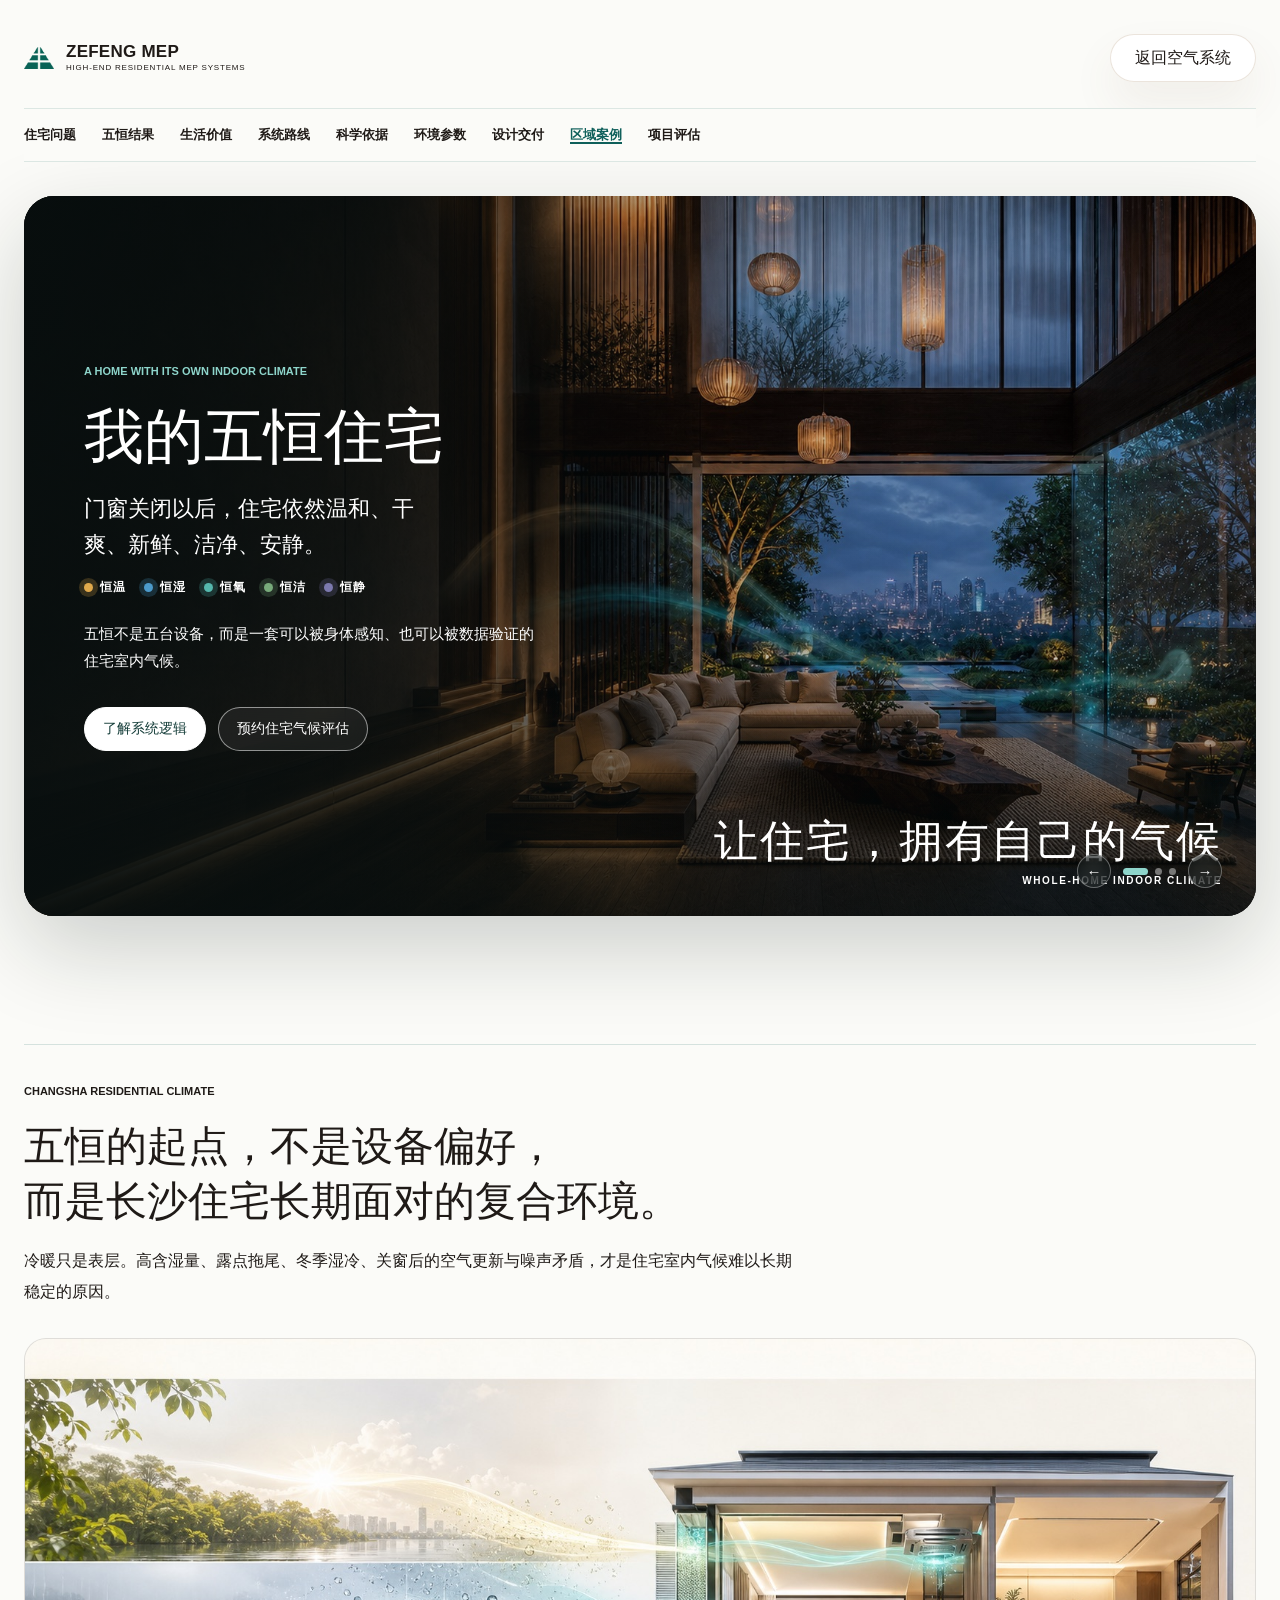
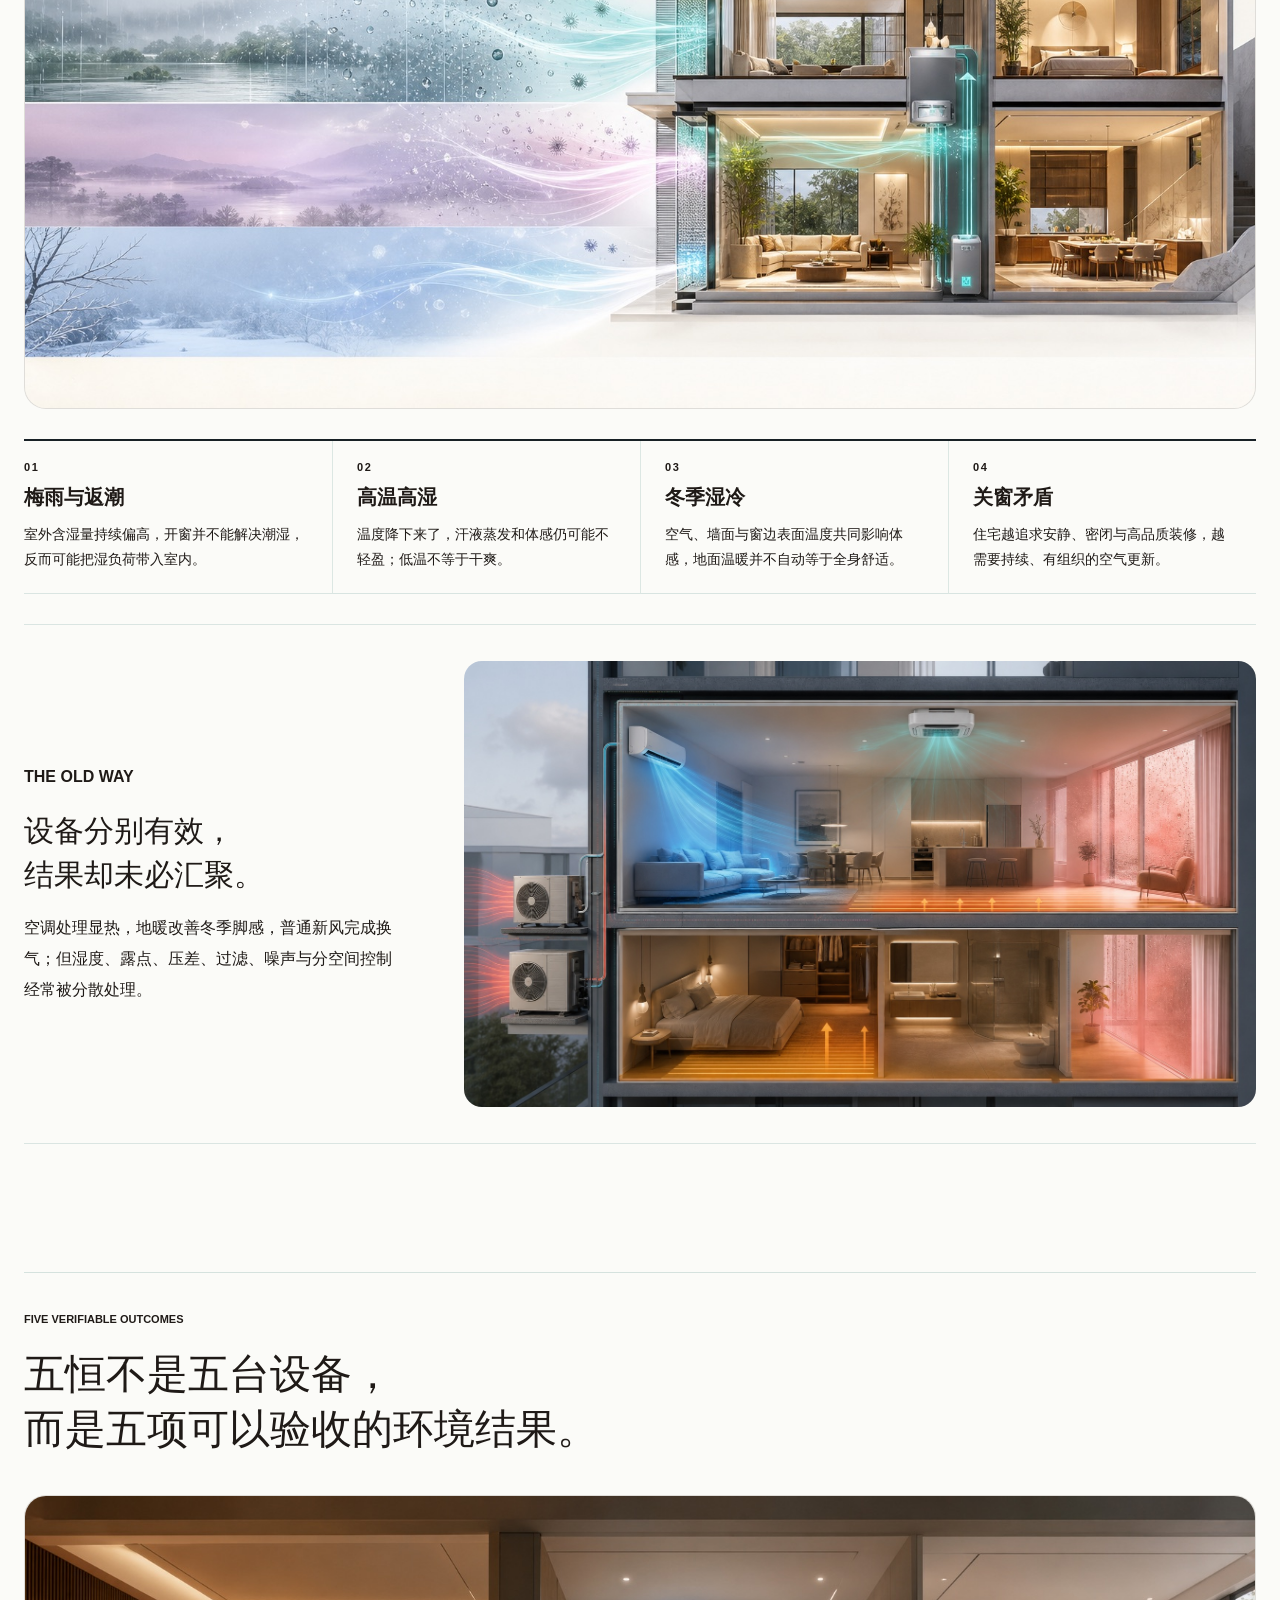
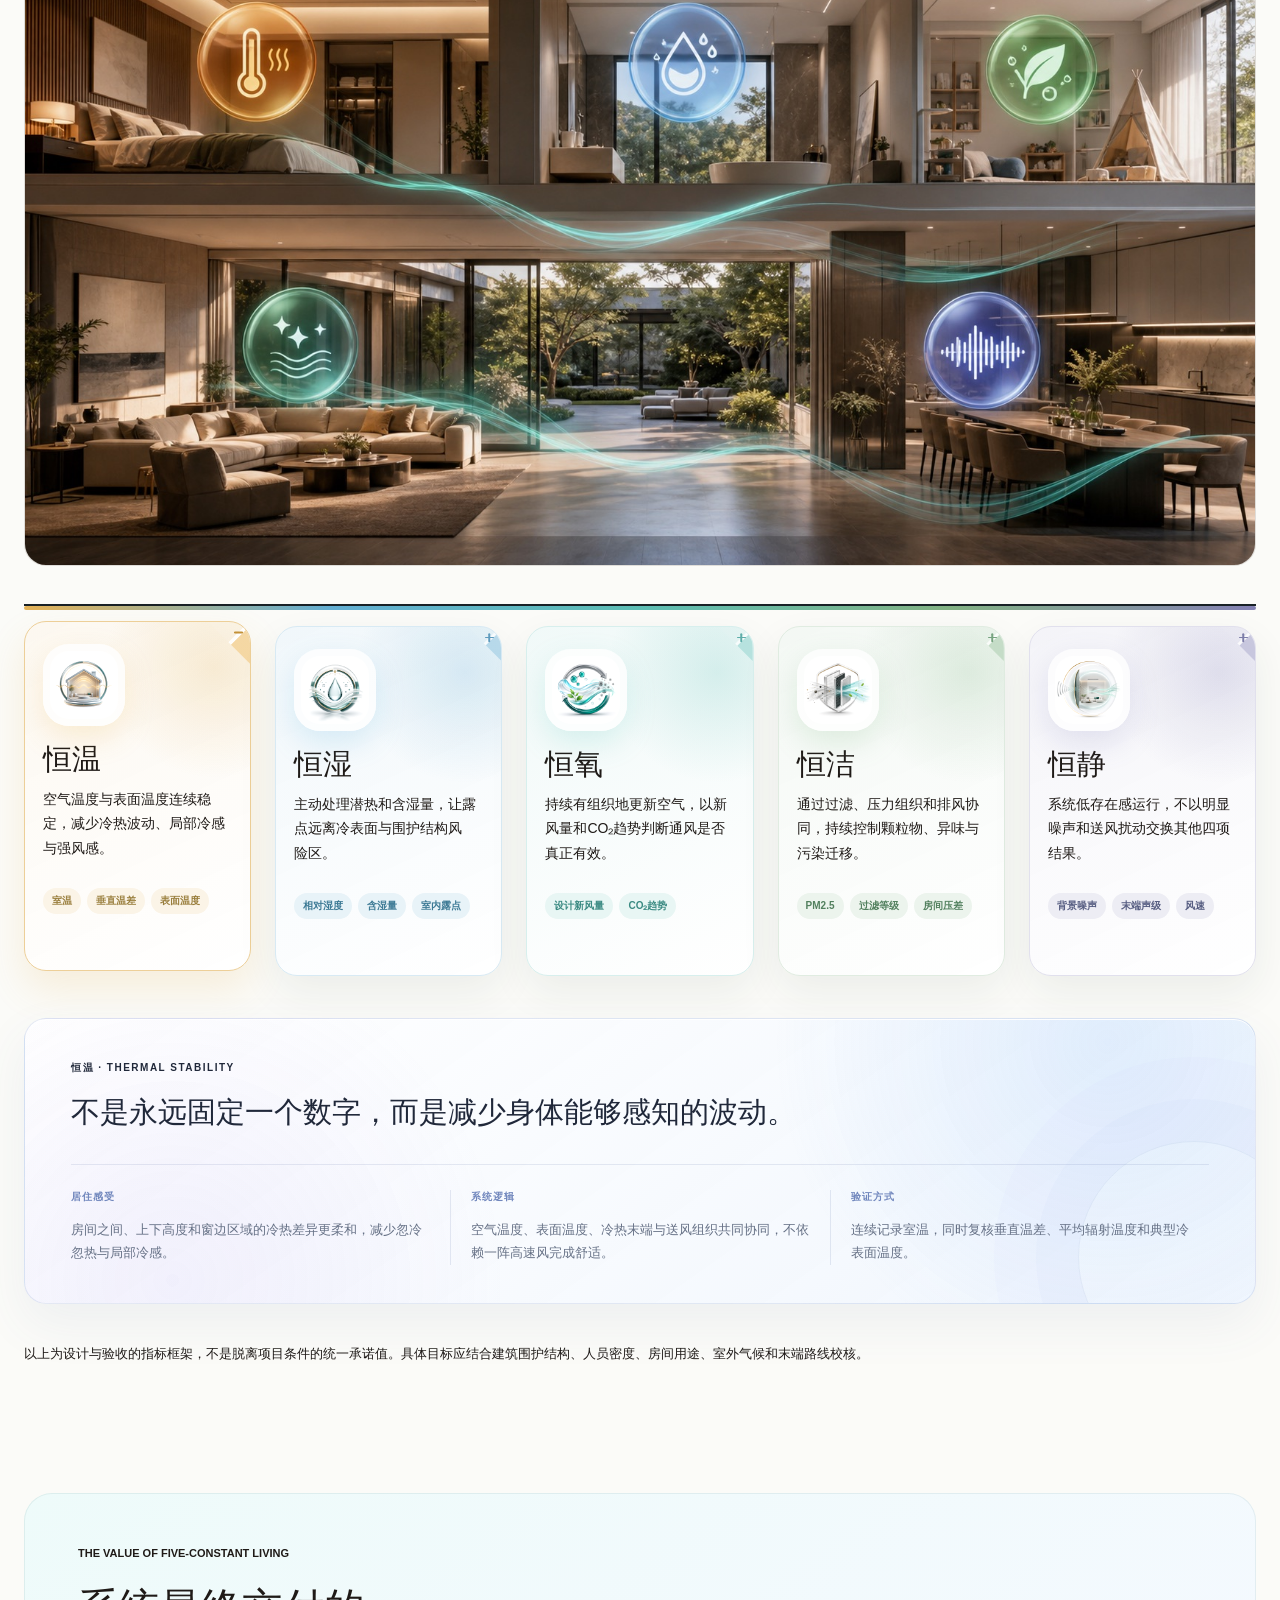
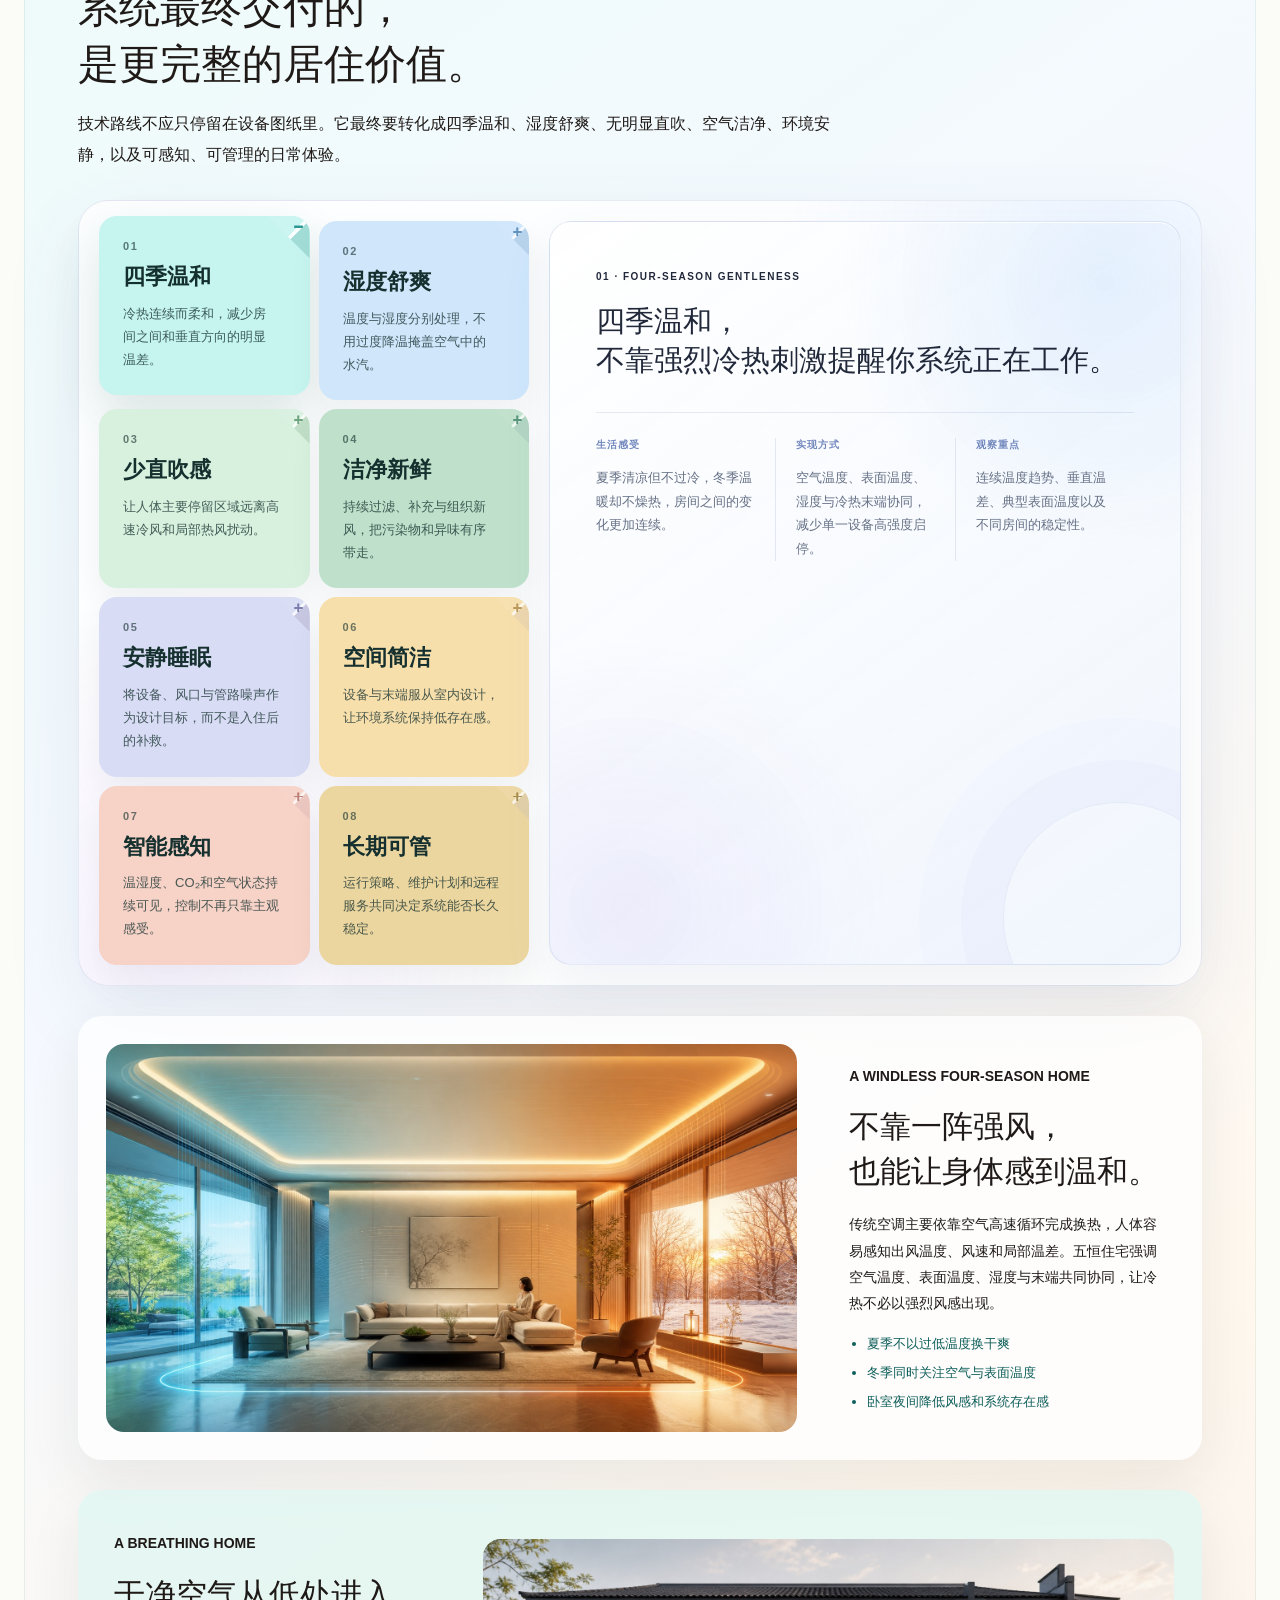
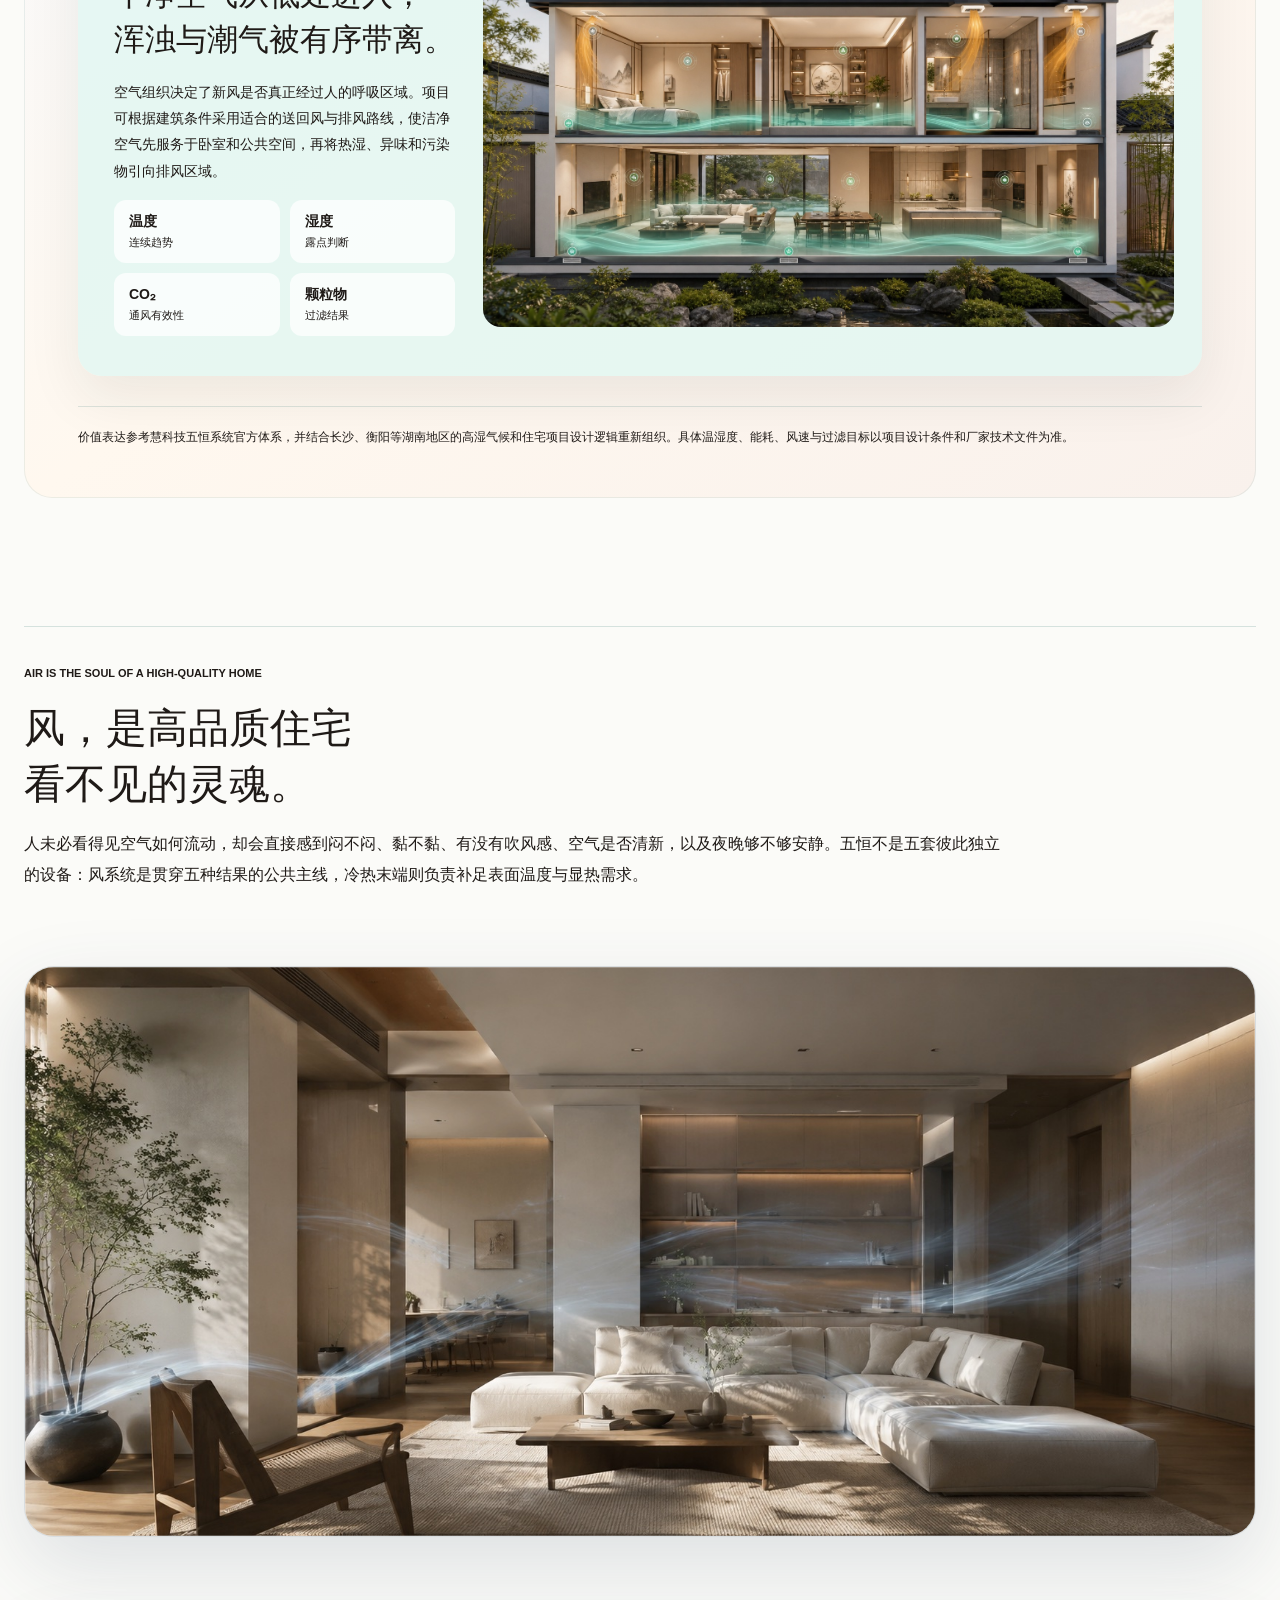
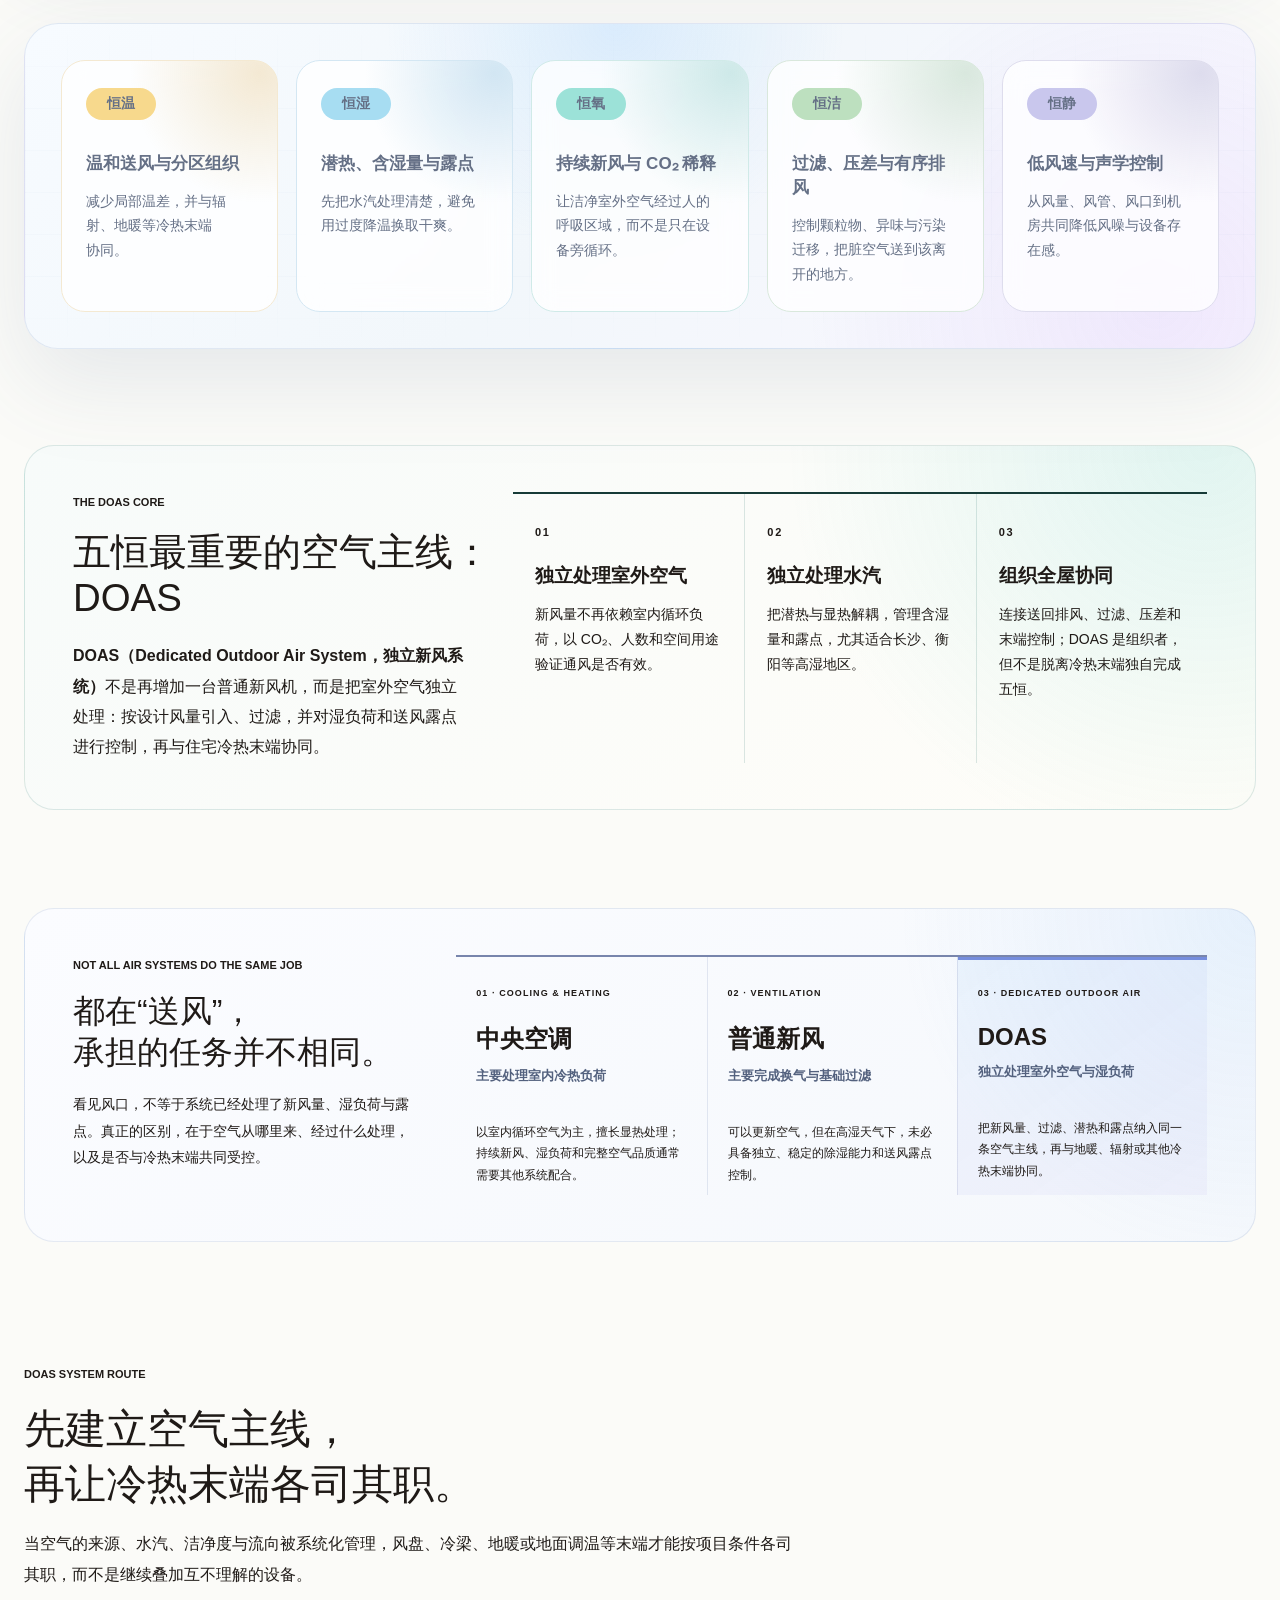
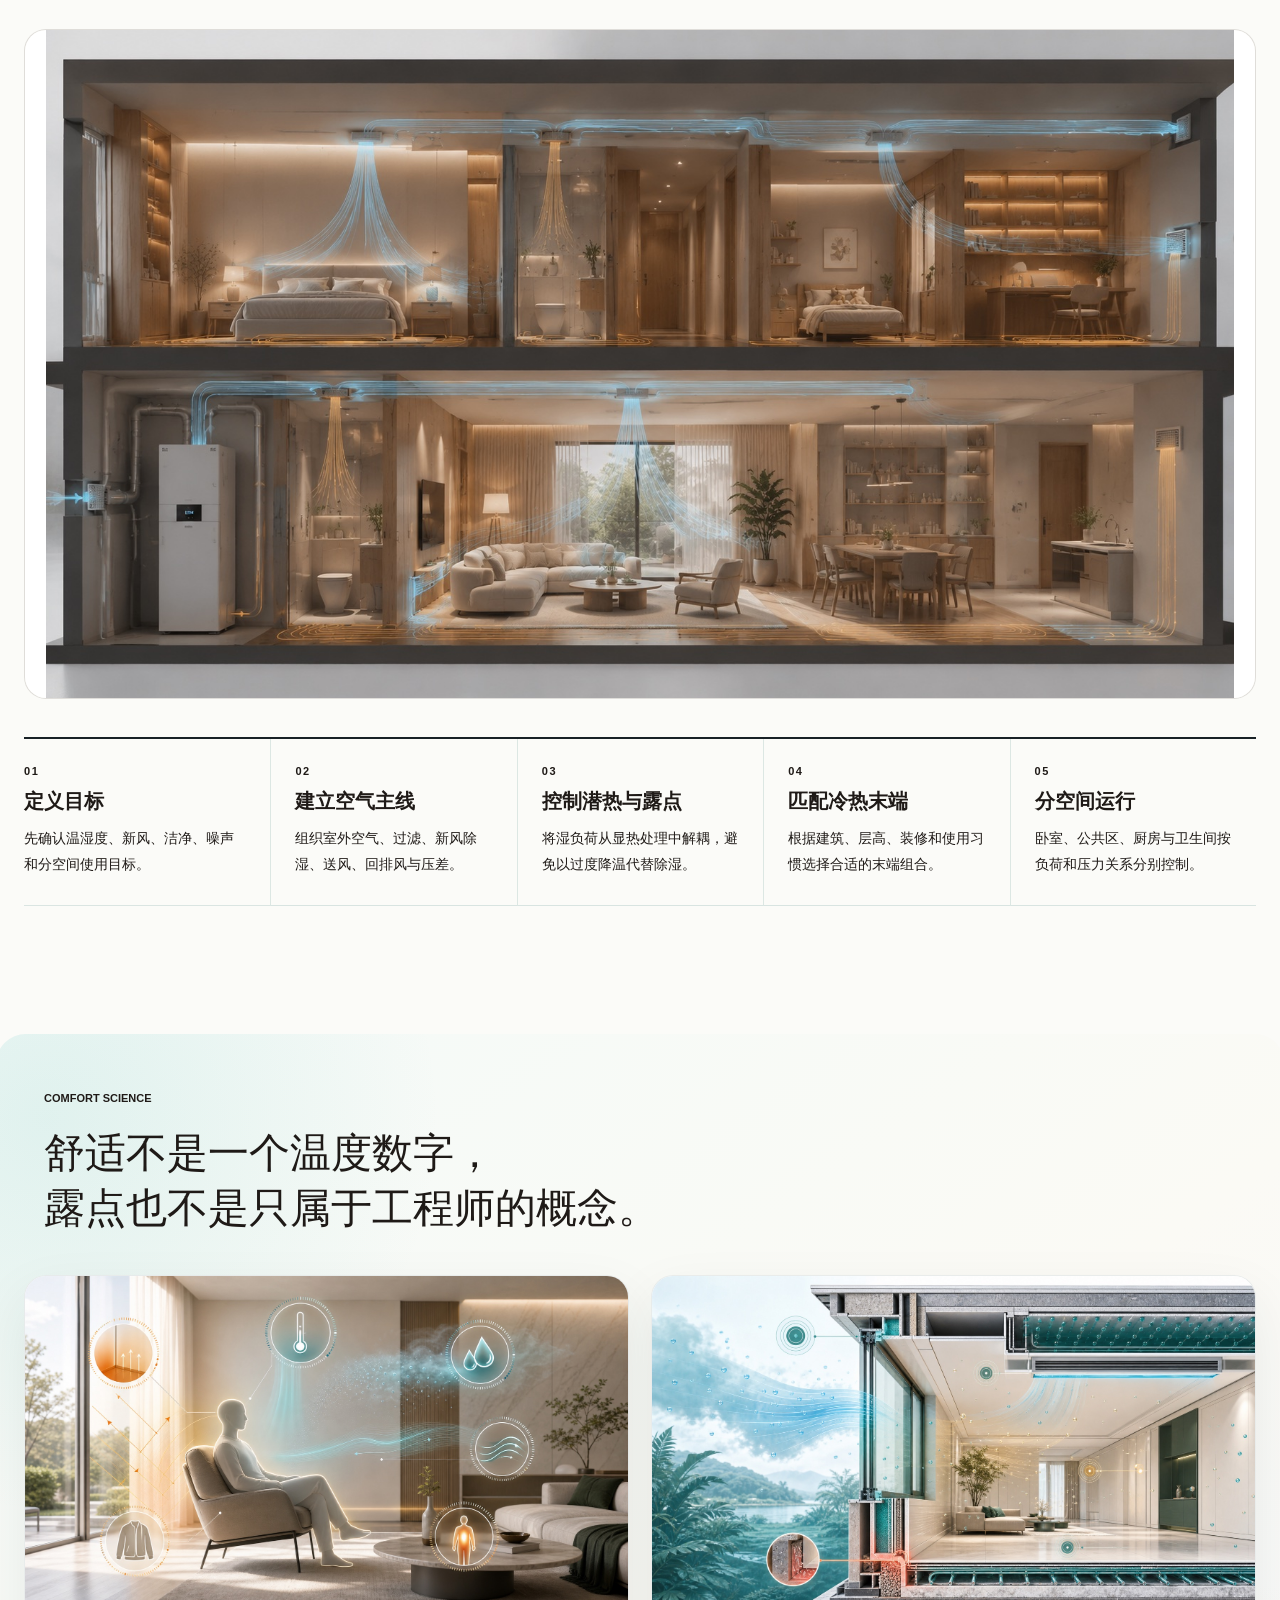
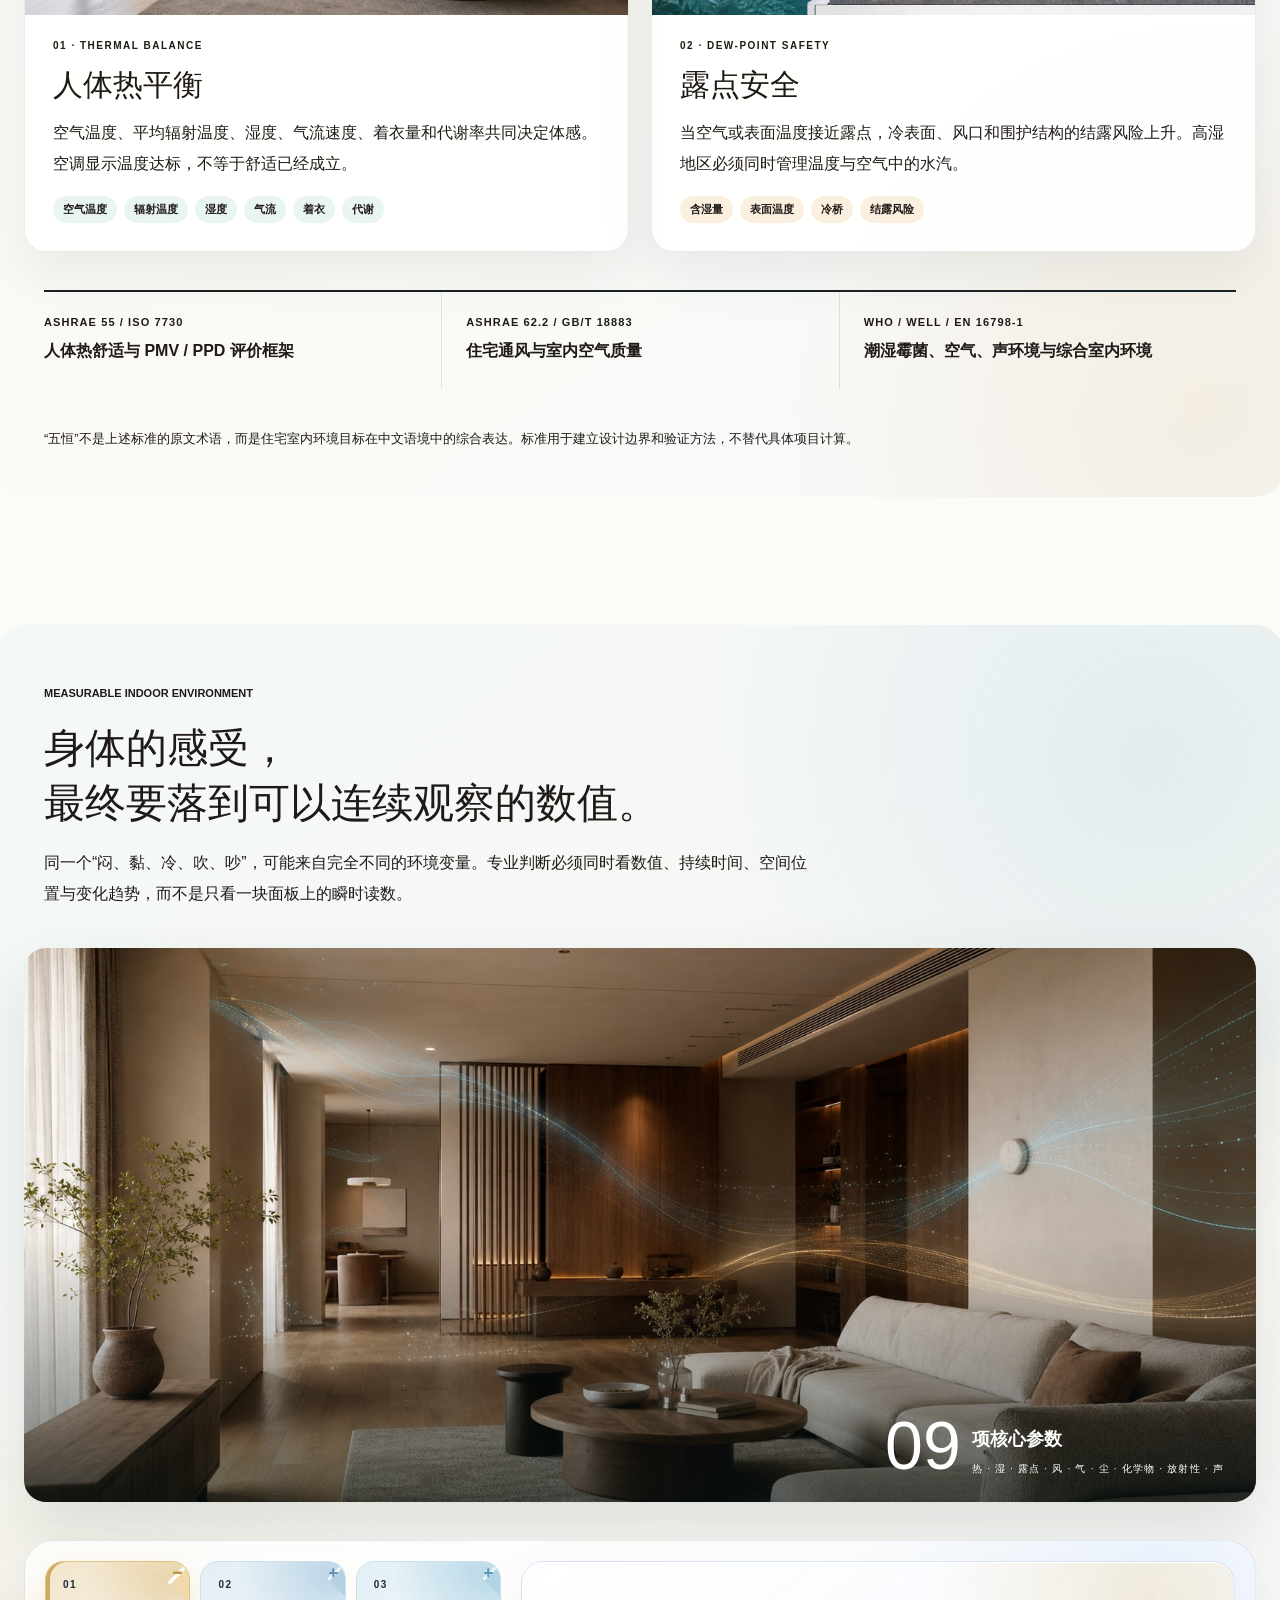
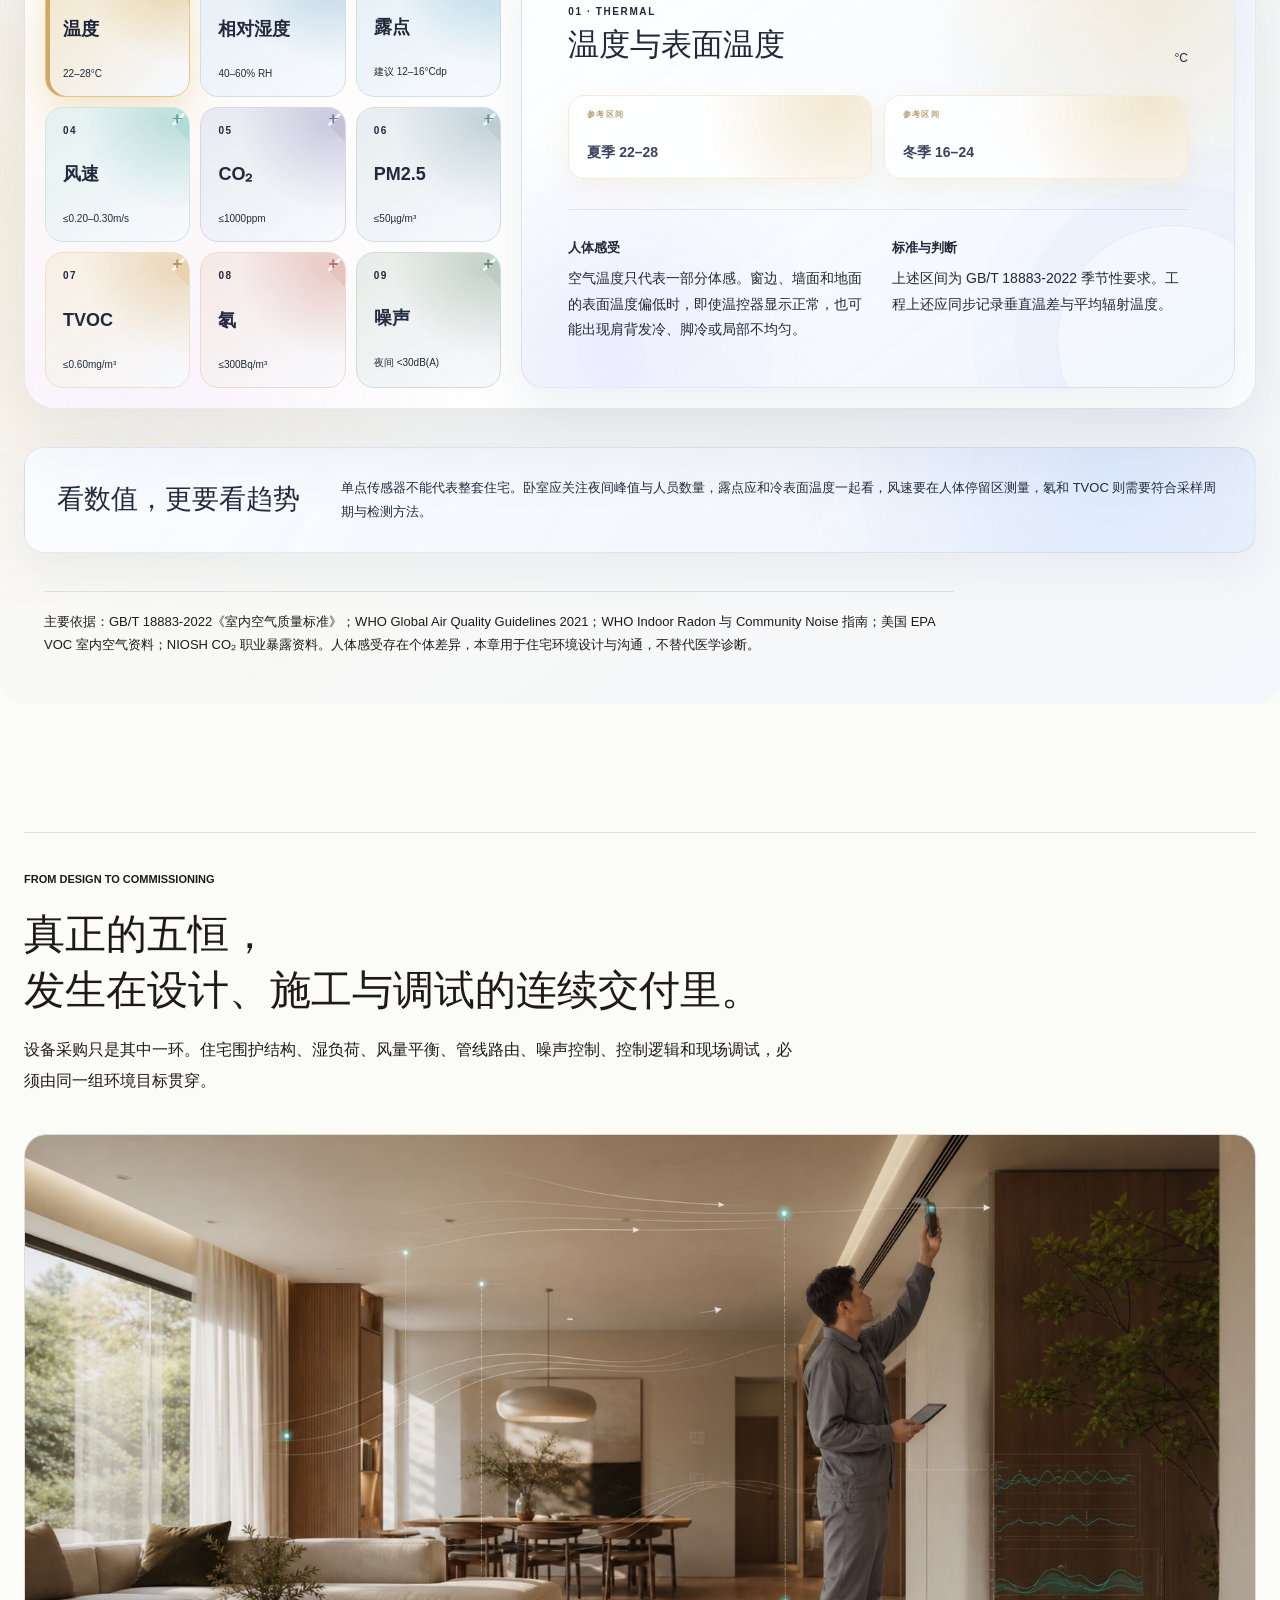
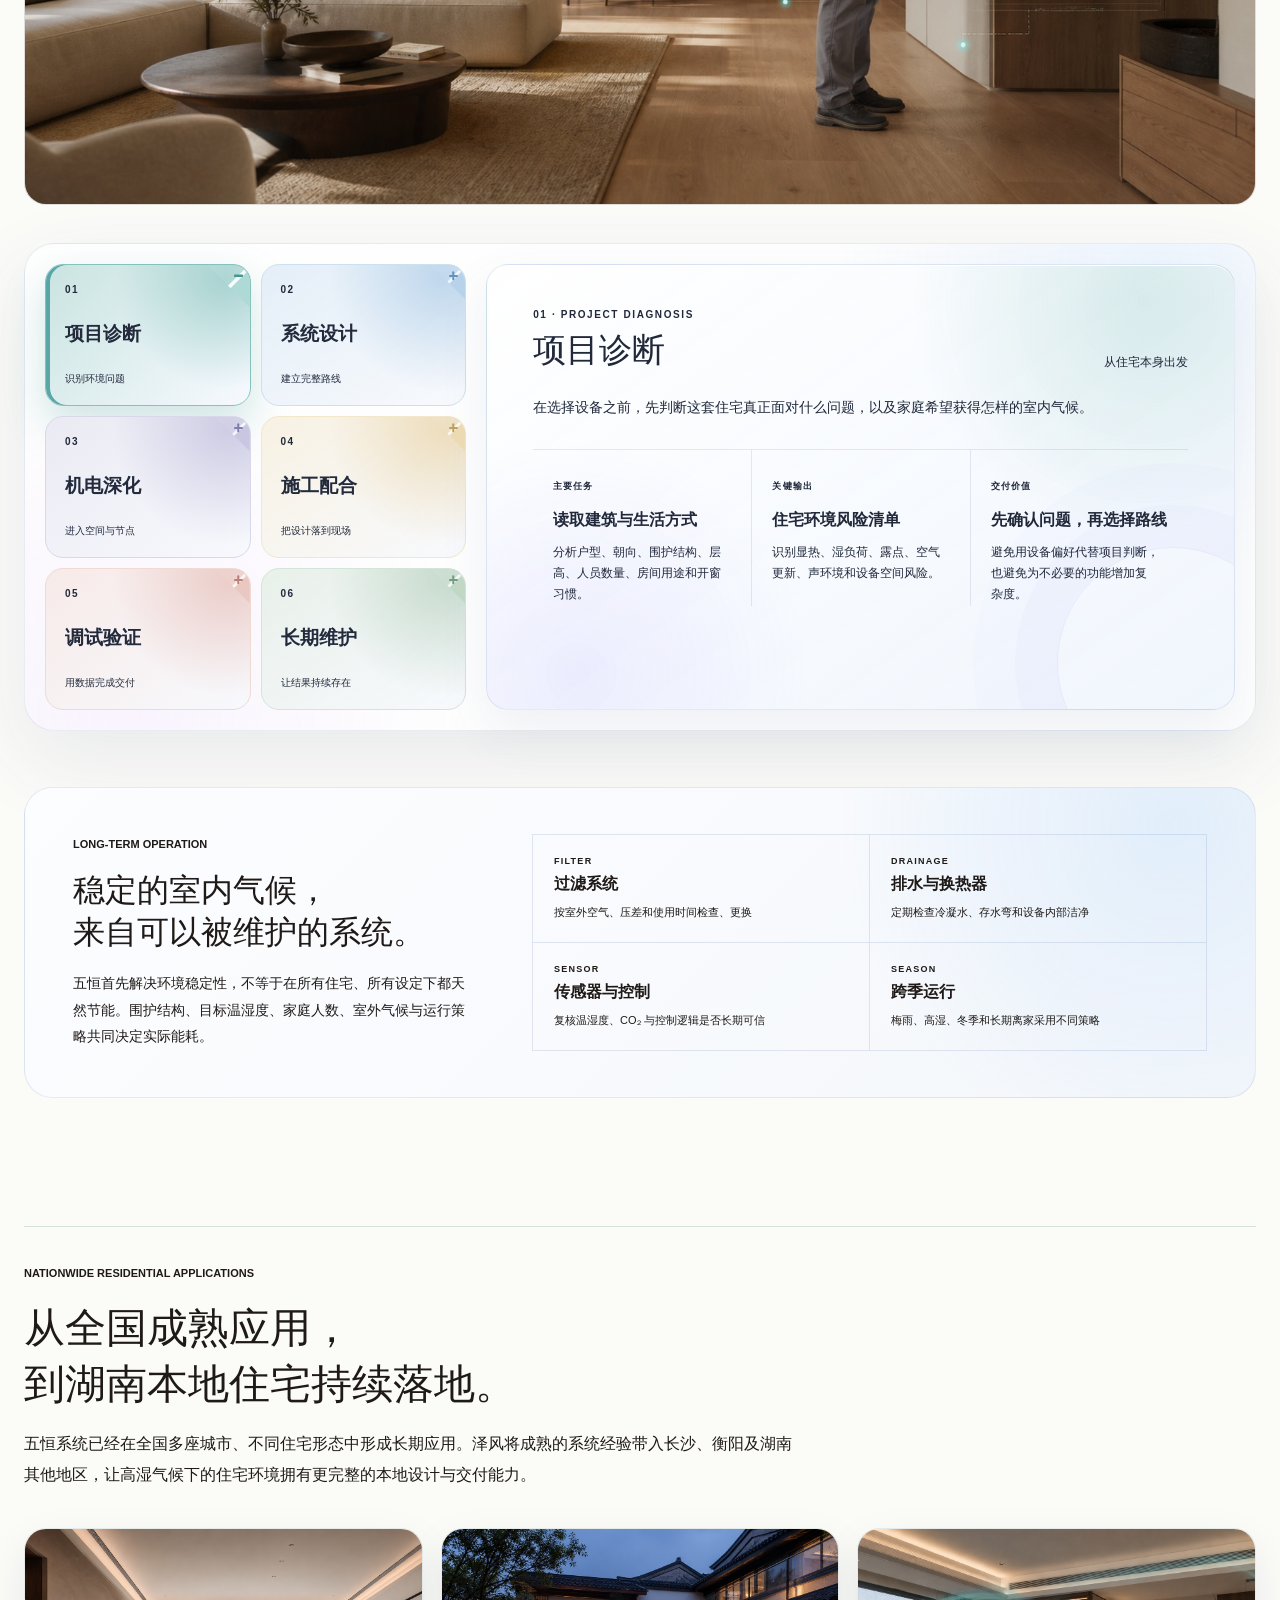
<file: five-constant-system/index.html>
<!doctype html>
<html lang="zh-CN">
  <head>
    <meta charset="UTF-8" />
    <meta name="viewport" content="width=device-width, initial-scale=1.0" />
    <meta name="description" content="泽风机电 DOAS 五恒住宅专栏：从长沙湿热气候、住宅环境目标、露点控制与空气主线出发，解释五恒系统如何被设计、验证与长期交付。" />
    <meta name="robots" content="index, follow" />
    <title>DOAS 五恒住宅专栏 | ZEFENG MEP</title>
    <link rel="stylesheet" href="../styles.css?v=20260718-14" />
    <link rel="stylesheet" href="../launch-polish.css?v=20260718-14" />
    <link rel="stylesheet" href="./five-constant-polish.css?v=20260718-16" />
  </head>
  <body class="five-atlas-page doas-book-page fc-page">
    <main class="fc-main">
      <header class="five-atlas-topbar fc-topbar">
        <a class="brand-mark" href="../" aria-label="回到泽风机电首页">
          <img class="brand-logo-symbol" src="../images/zefeng-logo-mark.webp" alt="" />
          <span class="brand-lockup"><strong>ZEFENG MEP</strong><small>HIGH-END RESIDENTIAL MEP SYSTEMS</small></span>
        </a>
        <a class="five-atlas-back" href="../index.html#systems">返回空气系统</a>
      </header>

      <nav class="fc-nav" aria-label="本页目录">
        <a href="#fc-climate">住宅问题</a>
        <a href="#fc-outcomes">五恒结果</a>
        <a href="#fc-values">生活价值</a>
        <a href="#fc-system">系统路线</a>
        <a href="#fc-science">科学依据</a>
        <a href="#fc-parameters">环境参数</a>
        <a href="#fc-delivery">设计交付</a>
        <a href="#fc-cases">区域案例</a>
        <a href="#fc-consult">项目评估</a>
      </nav>

      <section class="fc-hero" aria-roledescription="轮播" aria-label="五恒住宅核心价值">
        <div class="fc-hero-track">
          <article class="fc-hero-slide is-active" aria-hidden="false">
            <div class="fc-hero-copy">
              <p class="fc-kicker">A HOME WITH ITS OWN INDOOR CLIMATE</p>
              <h1>我的五恒住宅</h1>
              <p class="fc-hero-lead">门窗关闭以后，住宅依然温和、干爽、新鲜、洁净、安静。</p>
              <div class="fc-hero-spectrum" aria-label="五恒环境目标">
                <span class="is-warm"><i></i>恒温</span><span class="is-humid"><i></i>恒湿</span><span class="is-air"><i></i>恒氧</span><span class="is-clean"><i></i>恒洁</span><span class="is-quiet"><i></i>恒静</span>
              </div>
              <p class="fc-hero-body">五恒不是五台设备，而是一套可以被身体感知、也可以被数据验证的住宅室内气候。</p>
              <div class="fc-actions"><a class="button primary" href="#fc-system">了解系统逻辑</a><a class="button ghost" href="#fc-consult">预约住宅气候评估</a></div>
            </div>
            <figure class="fc-hero-visual"><img src="../images/five-constant-hero-premium-20260718.jpg" width="1672" height="941" alt="木地板、亚麻布艺与柔和室内气候构成的五恒住宅" fetchpriority="high" decoding="async" /><figcaption><strong>让住宅，拥有自己的气候</strong><span>WHOLE-HOME INDOOR CLIMATE</span></figcaption></figure>
          </article>
          <article class="fc-hero-slide" aria-hidden="true">
            <div class="fc-hero-copy">
              <p class="fc-kicker">A BREATHING HOME</p>
              <h2>会呼吸的家</h2>
              <p class="fc-hero-lead">雨天留在窗外，清新、干爽和安静留在室内。</p>
              <div class="fc-hero-spectrum"><span class="is-humid"><i></i>湿度舒爽</span><span class="is-air"><i></i>持续新风</span><span class="is-clean"><i></i>洁净空气</span></div>
              <p class="fc-hero-body">洁净空气缓缓经过人的停留区域，潮气、异味和浑浊空气被有序带离。</p>
              <div class="fc-actions"><a class="button primary" href="#fc-values">感受生活价值</a><a class="button ghost" href="#fc-consult">预约住宅气候评估</a></div>
            </div>
            <figure class="fc-hero-visual"><img src="../images/five-constant-hero-breathing-20260718.jpg" width="1672" height="941" alt="亚麻窗帘、自然木地板与柔和洁净空气构成的会呼吸住宅" loading="eager" decoding="async" /><figcaption><strong>让每一次呼吸，都更接近自然</strong><span>FRESH · DRY · CLEAN</span></figcaption></figure>
          </article>
          <article class="fc-hero-slide" aria-hidden="true">
            <div class="fc-hero-copy">
              <p class="fc-kicker">A FOUR-SEASON GENTLE HOME</p>
              <h2>四季温和的家</h2>
              <p class="fc-hero-lead">不靠一阵强风，也能让卧室保持温和、安静与稳定。</p>
              <div class="fc-hero-spectrum"><span class="is-warm"><i></i>温度稳定</span><span class="is-humid"><i></i>湿度舒适</span><span class="is-quiet"><i></i>安静睡眠</span></div>
              <p class="fc-hero-body">木材、亚麻和柔和表面温度共同包裹身体，让夏季清凉、冬季温暖都保持低存在感。</p>
              <div class="fc-actions"><a class="button primary" href="#fc-science">了解舒适科学</a><a class="button ghost" href="#fc-consult">预约住宅气候评估</a></div>
            </div>
            <figure class="fc-hero-visual"><img src="../images/five-constant-hero-four-season-20260718.jpg" width="1672" height="941" alt="木饰面、亚麻床品与柔和光线构成的四季温和卧室" loading="eager" decoding="async" /><figcaption><strong>四季稳定，睡眠自然更深</strong><span>GENTLE · STABLE · QUIET</span></figcaption></figure>
          </article>
        </div>
        <div class="fc-hero-controls" aria-label="轮播控制">
          <button class="fc-hero-arrow is-prev" type="button" aria-label="上一张">←</button>
          <div class="fc-hero-dots">
            <button class="is-active" type="button" aria-label="显示第 1 张" aria-current="true"></button>
            <button type="button" aria-label="显示第 2 张"></button>
            <button type="button" aria-label="显示第 3 张"></button>
          </div>
          <button class="fc-hero-arrow is-next" type="button" aria-label="下一张">→</button>
        </div>
      </section>

      <section class="fc-section" id="fc-climate">
        <header class="fc-section-head">
          <p class="fc-kicker">CHANGSHA RESIDENTIAL CLIMATE</p>
          <h2>五恒的起点，不是设备偏好，<br />而是长沙住宅长期面对的复合环境。</h2>
          <p>冷暖只是表层。高含湿量、露点拖尾、冬季湿冷、关窗后的空气更新与噪声矛盾，才是住宅室内气候难以长期稳定的原因。</p>
        </header>
        <figure class="fc-wide-image">
          <img src="../images/doas-climate-hunan-premium-20260718.jpg" width="1672" height="941" alt="湖南四季湿热、梅雨高湿与冬季湿冷进入住宅后由系统协同处理的示意" loading="lazy" decoding="async" />
        </figure>
        <div class="fc-four">
          <article><span>01</span><strong>梅雨与返潮</strong><p>室外含湿量持续偏高，开窗并不能解决潮湿，反而可能把湿负荷带入室内。</p></article>
          <article><span>02</span><strong>高温高湿</strong><p>温度降下来了，汗液蒸发和体感仍可能不轻盈；低温不等于干爽。</p></article>
          <article><span>03</span><strong>冬季湿冷</strong><p>空气、墙面与窗边表面温度共同影响体感，地面温暖并不自动等于全身舒适。</p></article>
          <article><span>04</span><strong>关窗矛盾</strong><p>住宅越追求安静、密闭与高品质装修，越需要持续、有组织的空气更新。</p></article>
        </div>
        <div class="fc-compare">
          <div>
            <p class="fc-kicker">THE OLD WAY</p>
            <h3>设备分别有效，结果却未必汇聚。</h3>
            <p>空调处理显热，地暖改善冬季脚感，普通新风完成换气；但湿度、露点、压差、过滤、噪声与分空间控制经常被分散处理。</p>
          </div>
          <figure><img src="../images/doas-traditional-boundary-premium-20260718.jpg" width="1672" height="941" alt="传统空调、地暖和普通新风分别运行但未形成完整室内气候的住宅示意" loading="lazy" decoding="async" /></figure>
        </div>
      </section>

      <section class="fc-section" id="fc-outcomes">
        <header class="fc-section-head">
          <p class="fc-kicker">FIVE VERIFIABLE OUTCOMES</p>
          <h2>五恒不是五台设备，<br />而是五项可以验收的环境结果。</h2>
        </header>
        <figure class="fc-wide-image"><img src="../images/doas-five-outcomes-premium-20260718.jpg" width="1672" height="941" alt="恒温、恒湿、恒氧、恒洁与恒静在同一住宅中协同形成五恒环境结果" loading="lazy" decoding="async" /></figure>
        <div class="fc-outcomes" aria-label="选择查看五恒结果">
          <article class="outcome-warm is-selected" data-topic="outcome-warm"><img src="../images/doas-constant-icon-temperature-web.png" alt="" /><div><strong>恒温</strong><p>空气温度与表面温度连续稳定，减少冷热波动、局部冷感与强风感。</p><small><b>室温</b><b>垂直温差</b><b>表面温度</b></small></div></article>
          <article class="outcome-humid" data-topic="outcome-humid"><img src="../images/doas-constant-icon-humidity-web.png" alt="" /><div><strong>恒湿</strong><p>主动处理潜热和含湿量，让露点远离冷表面与围护结构风险区。</p><small><b>相对湿度</b><b>含湿量</b><b>室内露点</b></small></div></article>
          <article class="outcome-air" data-topic="outcome-air"><img src="../images/doas-constant-icon-oxygen-web.png" alt="" /><div><strong>恒氧</strong><p>持续有组织地更新空气，以新风量和CO₂趋势判断通风是否真正有效。</p><small><b>设计新风量</b><b>CO₂趋势</b></small></div></article>
          <article class="outcome-clean" data-topic="outcome-clean"><img src="../images/doas-constant-icon-clean-web.png" alt="" /><div><strong>恒洁</strong><p>通过过滤、压力组织和排风协同，持续控制颗粒物、异味与污染迁移。</p><small><b>PM2.5</b><b>过滤等级</b><b>房间压差</b></small></div></article>
          <article class="outcome-quiet" data-topic="outcome-quiet"><img src="../images/doas-constant-icon-quiet-web.png" alt="" /><div><strong>恒静</strong><p>系统低存在感运行，不以明显噪声和送风扰动交换其他四项结果。</p><small><b>背景噪声</b><b>末端声级</b><b>风速</b></small></div></article>
        </div>
        <div class="fc-topic-stage fc-outcome-stage" data-topic-stage="outcomes">
          <div><span>恒温 · THERMAL STABILITY</span><h3>不是永远固定一个数字，而是减少身体能够感知的波动。</h3></div>
          <dl><div><dt>居住感受</dt><dd>房间之间、上下高度和窗边区域的冷热差异更柔和，减少忽冷忽热与局部冷感。</dd></div><div><dt>系统逻辑</dt><dd>空气温度、表面温度、冷热末端与送风组织共同协同，不依赖一阵高速风完成舒适。</dd></div><div><dt>验证方式</dt><dd>连续记录室温，同时复核垂直温差、平均辐射温度和典型冷表面温度。</dd></div></dl>
        </div>
        <p class="fc-note">以上为设计与验收的指标框架，不是脱离项目条件的统一承诺值。具体目标应结合建筑围护结构、人员密度、房间用途、室外气候和末端路线校核。</p>
      </section>

      <section class="fc-value-section" id="fc-values">
        <header class="fc-value-head">
          <p class="fc-kicker">THE VALUE OF FIVE-CONSTANT LIVING</p>
          <h2>系统最终交付的，<br />是更完整的居住价值。</h2>
          <p>技术路线不应只停留在设备图纸里。它最终要转化成四季温和、湿度舒爽、无明显直吹、空气洁净、环境安静，以及可感知、可管理的日常体验。</p>
        </header>
        <div class="fc-value-console">
          <div class="fc-value-spectrum" aria-label="五恒住宅八项生活价值">
            <article class="tone-cyan is-selected" data-topic="value-season"><span>01</span><strong>四季温和</strong><p>冷热连续而柔和，减少房间之间和垂直方向的明显温差。</p></article>
            <article class="tone-blue" data-topic="value-humidity"><span>02</span><strong>湿度舒爽</strong><p>温度与湿度分别处理，不用过度降温掩盖空气中的水汽。</p></article>
            <article class="tone-mint" data-topic="value-wind"><span>03</span><strong>少直吹感</strong><p>让人体主要停留区域远离高速冷风和局部热风扰动。</p></article>
            <article class="tone-green" data-topic="value-clean"><span>04</span><strong>洁净新鲜</strong><p>持续过滤、补充与组织新风，把污染物和异味有序带走。</p></article>
            <article class="tone-indigo" data-topic="value-sleep"><span>05</span><strong>安静睡眠</strong><p>将设备、风口与管路噪声作为设计目标，而不是入住后的补救。</p></article>
            <article class="tone-amber" data-topic="value-space"><span>06</span><strong>空间简洁</strong><p>设备与末端服从室内设计，让环境系统保持低存在感。</p></article>
            <article class="tone-coral" data-topic="value-sensing"><span>07</span><strong>智能感知</strong><p>温湿度、CO₂和空气状态持续可见，控制不再只靠主观感受。</p></article>
            <article class="tone-gold" data-topic="value-manage"><span>08</span><strong>长期可管</strong><p>运行策略、维护计划和远程服务共同决定系统能否长久稳定。</p></article>
          </div>
          <div class="fc-topic-stage fc-value-stage" data-topic-stage="values">
            <div><span>01 · FOUR-SEASON GENTLENESS</span><h3>四季温和，不靠强烈冷热刺激提醒你系统正在工作。</h3></div>
            <dl><div><dt>生活感受</dt><dd>夏季清凉但不过冷，冬季温暖却不燥热，房间之间的变化更加连续。</dd></div><div><dt>实现方式</dt><dd>空气温度、表面温度、湿度与冷热末端协同，减少单一设备高强度启停。</dd></div><div><dt>观察重点</dt><dd>连续温度趋势、垂直温差、典型表面温度以及不同房间的稳定性。</dd></div></dl>
          </div>
        </div>

        <article class="fc-value-feature fc-value-feature-season">
          <figure><img src="../images/doas-value-four-season-windless-20260718.jpg" width="1672" height="941" alt="夏季清凉与冬季温暖共同形成无明显直吹的稳定居住环境示意" loading="lazy" decoding="async" /></figure>
          <div>
            <p class="fc-kicker">A WINDLESS FOUR-SEASON HOME</p>
            <h3>不靠一阵强风，<br />也能让身体感到温和。</h3>
            <p>传统空调主要依靠空气高速循环完成换热，人体容易感知出风温度、风速和局部温差。五恒住宅强调空气温度、表面温度、湿度与末端共同协同，让冷热不必以强烈风感出现。</p>
            <ul><li>夏季不以过低温度换干爽</li><li>冬季同时关注空气与表面温度</li><li>卧室夜间降低风感和系统存在感</li></ul>
          </div>
        </article>

        <article class="fc-value-feature fc-value-feature-air">
          <div>
            <p class="fc-kicker">A BREATHING HOME</p>
            <h3>干净空气从低处进入，<br />浑浊与潮气被有序带离。</h3>
            <p>空气组织决定了新风是否真正经过人的呼吸区域。项目可根据建筑条件采用适合的送回风与排风路线，使洁净空气先服务于卧室和公共空间，再将热湿、异味和污染物引向排风区域。</p>
            <div class="fc-air-data">
              <span><strong>温度</strong><small>连续趋势</small></span>
              <span><strong>湿度</strong><small>露点判断</small></span>
              <span><strong>CO₂</strong><small>通风有效性</small></span>
              <span><strong>颗粒物</strong><small>过滤结果</small></span>
            </div>
          </div>
          <figure><img src="../images/doas-value-breathing-home-20260718.jpg" width="1672" height="941" alt="低位洁净送风、上部有序排风和环境数据感知的会呼吸住宅示意" loading="lazy" decoding="async" /></figure>
        </article>
        <p class="fc-value-source">价值表达参考慧科技五恒系统官方体系，并结合长沙、衡阳等湖南地区的高湿气候和住宅项目设计逻辑重新组织。具体温湿度、能耗、风速与过滤目标以项目设计条件和厂家技术文件为准。</p>
      </section>

      <section class="fc-section fc-system" id="fc-system">
        <header class="fc-section-head fc-air-soul-head">
          <p class="fc-kicker">AIR IS THE SOUL OF A HIGH-QUALITY HOME</p>
          <h2>风，是高品质住宅<br />看不见的灵魂。</h2>
          <p>人未必看得见空气如何流动，却会直接感到闷不闷、黏不黏、有没有吹风感、空气是否清新，以及夜晚够不够安静。五恒不是五套彼此独立的设备：风系统是贯穿五种结果的公共主线，冷热末端则负责补足表面温度与显热需求。</p>
        </header>
        <figure class="fc-wide-image fc-air-soul-image">
          <img src="../images/doas-air-soul-interior-20260718.jpg" width="1672" height="941" alt="木质与亚麻空间中柔和而均匀的空气流动，表现高品质住宅看不见的空气体验" loading="lazy" decoding="async" />
        </figure>

        <div class="fc-air-backbone" aria-label="风系统与五恒结果的关系">
          <article class="air-warm"><span>恒温</span><strong>温和送风与分区组织</strong><p>减少局部温差，并与辐射、地暖等冷热末端协同。</p></article>
          <article class="air-humid"><span>恒湿</span><strong>潜热、含湿量与露点</strong><p>先把水汽处理清楚，避免用过度降温换取干爽。</p></article>
          <div class="fc-air-core">
            <i aria-hidden="true"></i>
            <small>AIR BACKBONE</small>
            <strong>风</strong>
            <span>连接五恒的<br />空气主线</span>
          </div>
          <article class="air-oxygen"><span>恒氧</span><strong>持续新风与 CO₂ 稀释</strong><p>让洁净室外空气经过人的呼吸区域，而不是只在设备旁循环。</p></article>
          <article class="air-clean"><span>恒洁</span><strong>过滤、压差与有序排风</strong><p>控制颗粒物、异味与污染迁移，把脏空气送到该离开的地方。</p></article>
          <article class="air-quiet"><span>恒静</span><strong>低风速与声学控制</strong><p>从风量、风管、风口到机房共同降低风噪与设备存在感。</p></article>
        </div>

        <div class="fc-doas-intro">
          <div class="fc-doas-title">
            <p class="fc-kicker">THE DOAS CORE</p>
            <h3>五恒最重要的空气主线：DOAS</h3>
            <p><strong>DOAS（Dedicated Outdoor Air System，独立新风系统）</strong>不是再增加一台普通新风机，而是把室外空气独立处理：按设计风量引入、过滤，并对湿负荷和送风露点进行控制，再与住宅冷热末端协同。</p>
          </div>
          <div class="fc-doas-capabilities">
            <article><span>01</span><strong>独立处理室外空气</strong><p>新风量不再依赖室内循环负荷，以 CO₂、人数和空间用途验证通风是否有效。</p></article>
            <article><span>02</span><strong>独立处理水汽</strong><p>把潜热与显热解耦，管理含湿量和露点，尤其适合长沙、衡阳等高湿地区。</p></article>
            <article><span>03</span><strong>组织全屋协同</strong><p>连接送回排风、过滤、压差和末端控制；DOAS 是组织者，但不是脱离冷热末端独自完成五恒。</p></article>
          </div>
        </div>

        <div class="fc-system-compare">
          <div class="fc-system-compare-head">
            <p class="fc-kicker">NOT ALL AIR SYSTEMS DO THE SAME JOB</p>
            <h3>都在“送风”，承担的任务并不相同。</h3>
            <p>看见风口，不等于系统已经处理了新风量、湿负荷与露点。真正的区别，在于空气从哪里来、经过什么处理，以及是否与冷热末端共同受控。</p>
          </div>
          <div class="fc-system-compare-grid">
            <article>
              <span>01 · COOLING & HEATING</span>
              <strong>中央空调</strong>
              <b>主要处理室内冷热负荷</b>
              <p>以室内循环空气为主，擅长显热处理；持续新风、湿负荷和完整空气品质通常需要其他系统配合。</p>
            </article>
            <article>
              <span>02 · VENTILATION</span>
              <strong>普通新风</strong>
              <b>主要完成换气与基础过滤</b>
              <p>可以更新空气，但在高湿天气下，未必具备独立、稳定的除湿能力和送风露点控制。</p>
            </article>
            <article class="is-doas">
              <span>03 · DEDICATED OUTDOOR AIR</span>
              <strong>DOAS</strong>
              <b>独立处理室外空气与湿负荷</b>
              <p>把新风量、过滤、潜热和露点纳入同一条空气主线，再与地暖、辐射或其他冷热末端协同。</p>
            </article>
          </div>
        </div>

        <header class="fc-section-head fc-route-head">
          <p class="fc-kicker">DOAS SYSTEM ROUTE</p>
          <h2>先建立空气主线，<br />再让冷热末端各司其职。</h2>
          <p>当空气的来源、水汽、洁净度与流向被系统化管理，风盘、冷梁、地暖或地面调温等末端才能按项目条件各司其职，而不是继续叠加互不理解的设备。</p>
        </header>
        <figure class="fc-wide-image fc-diagram"><img src="../images/doas-system-route-cutaway-20260718.jpg" width="1672" height="941" alt="DOAS新风系统与住宅冷热末端协同运行的室内剖面路线" loading="lazy" decoding="async" /></figure>
        <ol class="fc-flow">
          <li><span>01</span><strong>定义目标</strong><p>先确认温湿度、新风、洁净、噪声和分空间使用目标。</p></li>
          <li><span>02</span><strong>建立空气主线</strong><p>组织室外空气、过滤、新风除湿、送风、回排风与压差。</p></li>
          <li><span>03</span><strong>控制潜热与露点</strong><p>将湿负荷从显热处理中解耦，避免以过度降温代替除湿。</p></li>
          <li><span>04</span><strong>匹配冷热末端</strong><p>根据建筑、层高、装修和使用习惯选择合适的末端组合。</p></li>
          <li><span>05</span><strong>分空间运行</strong><p>卧室、公共区、厨房与卫生间按负荷和压力关系分别控制。</p></li>
        </ol>
      </section>

      <section class="fc-section" id="fc-science">
        <header class="fc-section-head">
          <p class="fc-kicker">COMFORT SCIENCE</p>
          <h2>舒适不是一个温度数字，<br />露点也不是只属于工程师的概念。</h2>
        </header>
        <div class="fc-science-grid">
          <article class="science-thermal">
            <figure><img src="../images/doas-science-thermal-comfort-20260718.jpg" width="1672" height="941" alt="住宅中空气温度、表面辐射、湿度、气流、着衣和代谢共同影响人体热舒适" loading="lazy" decoding="async" /></figure>
            <div class="fc-science-copy">
              <span class="fc-science-index">01 · THERMAL BALANCE</span>
              <h3>人体热平衡</h3>
              <p>空气温度、平均辐射温度、湿度、气流速度、着衣量和代谢率共同决定体感。空调显示温度达标，不等于舒适已经成立。</p>
              <div class="fc-science-tags"><span>空气温度</span><span>辐射温度</span><span>湿度</span><span>气流</span><span>着衣</span><span>代谢</span></div>
            </div>
          </article>
          <article class="science-dewpoint">
            <figure><img src="../images/doas-science-dewpoint-safety-20260718.jpg" width="1672" height="941" alt="湖南高湿气候下住宅窗墙、风口与冷表面的露点和结露风险示意" loading="lazy" decoding="async" /></figure>
            <div class="fc-science-copy">
              <span class="fc-science-index">02 · DEW-POINT SAFETY</span>
              <h3>露点安全</h3>
              <p>当空气或表面温度接近露点，冷表面、风口和围护结构的结露风险上升。高湿地区必须同时管理温度与空气中的水汽。</p>
              <div class="fc-science-tags"><span>含湿量</span><span>表面温度</span><span>冷桥</span><span>结露风险</span></div>
            </div>
          </article>
        </div>
        <aside class="fc-authority">
          <div><span>ASHRAE 55 / ISO 7730</span><strong>人体热舒适与 PMV / PPD 评价框架</strong></div>
          <div><span>ASHRAE 62.2 / GB/T 18883</span><strong>住宅通风与室内空气质量</strong></div>
          <div><span>WHO / WELL / EN 16798-1</span><strong>潮湿霉菌、空气、声环境与综合室内环境</strong></div>
        </aside>
        <p class="fc-note">“五恒”不是上述标准的原文术语，而是住宅室内环境目标在中文语境中的综合表达。标准用于建立设计边界和验证方法，不替代具体项目计算。</p>
      </section>

      <section class="fc-section fc-parameters-section" id="fc-parameters">
        <header class="fc-section-head">
          <p class="fc-kicker">MEASURABLE INDOOR ENVIRONMENT</p>
          <h2>身体的感受，<br />最终要落到可以连续观察的数值。</h2>
          <p>同一个“闷、黏、冷、吹、吵”，可能来自完全不同的环境变量。专业判断必须同时看数值、持续时间、空间位置与变化趋势，而不是只看一块面板上的瞬时读数。</p>
        </header>

        <figure class="fc-wide-image fc-parameters-visual">
          <img src="../images/indoor-environment-parameters-20260718.jpg" width="1672" height="941" alt="木地板、木饰面与亚麻布艺住宅中的室内环境参数感知" loading="lazy" decoding="async" />
          <figcaption><span>09</span><strong>项核心参数</strong><small>热 · 湿 · 露点 · 风 · 气 · 尘 · 化学物 · 放射性 · 声</small></figcaption>
        </figure>

        <div class="fc-parameter-console">
          <div class="fc-parameter-selector" role="tablist" aria-label="选择查看室内环境参数">
            <button class="is-active parameter-thermal" type="button" role="tab" aria-selected="true" data-param="thermal"><span>01</span><strong>温度</strong><small>22–28°C</small></button>
            <button class="parameter-humidity" type="button" role="tab" aria-selected="false" data-param="humidity"><span>02</span><strong>相对湿度</strong><small>40–60% RH</small></button>
            <button class="parameter-dewpoint" type="button" role="tab" aria-selected="false" data-param="dewpoint"><span>03</span><strong>露点</strong><small>建议 12–16°Cdp</small></button>
            <button class="parameter-air-speed" type="button" role="tab" aria-selected="false" data-param="speed"><span>04</span><strong>风速</strong><small>≤0.20–0.30m/s</small></button>
            <button class="parameter-co2" type="button" role="tab" aria-selected="false" data-param="co2"><span>05</span><strong>CO₂</strong><small>≤1000ppm</small></button>
            <button class="parameter-pm" type="button" role="tab" aria-selected="false" data-param="pm"><span>06</span><strong>PM2.5</strong><small>≤50µg/m³</small></button>
            <button class="parameter-tvoc" type="button" role="tab" aria-selected="false" data-param="tvoc"><span>07</span><strong>TVOC</strong><small>≤0.60mg/m³</small></button>
            <button class="parameter-radon" type="button" role="tab" aria-selected="false" data-param="radon"><span>08</span><strong>氡</strong><small>≤300Bq/m³</small></button>
            <button class="parameter-noise" type="button" role="tab" aria-selected="false" data-param="noise"><span>09</span><strong>噪声</strong><small>夜间 &lt;30dB(A)</small></button>
          </div>

          <div class="fc-parameter-stage" aria-live="polite">
            <article class="is-active" role="tabpanel" data-panel="thermal">
              <header><span>01 · THERMAL</span><h3>温度与表面温度</h3><em>°C</em></header>
              <div class="fc-param-primary"><b>夏季 22–28</b><b>冬季 16–24</b></div>
              <div class="fc-param-scale scale-thermal"><i></i></div>
              <div class="fc-param-copy"><p><strong>人体感受</strong>空气温度只代表一部分体感。窗边、墙面和地面的表面温度偏低时，即使温控器显示正常，也可能出现肩背发冷、脚冷或局部不均匀。</p><p><strong>标准与判断</strong>上述区间为 GB/T 18883-2022 季节性要求。工程上还应同步记录垂直温差与平均辐射温度。</p></div>
            </article>
            <article role="tabpanel" data-panel="humidity" hidden>
              <header><span>02 · RELATIVE HUMIDITY</span><h3>相对湿度</h3><em>% RH</em></header>
              <div class="fc-param-primary"><b>国标夏季 40–80%</b><b>国标冬季 30–60%</b><b>住宅建议 40–60%</b></div>
              <div class="fc-param-scale scale-moisture"><i></i></div>
              <div class="fc-param-copy"><p><strong>人体感受</strong>相对湿度偏高时皮肤蒸发变慢，容易黏、闷、不干爽；偏低时可能出现口鼻、眼睛与皮肤干燥。</p><p><strong>标准与判断</strong>国标区间来自 GB/T 18883-2022；40–60% RH 是兼顾舒适、干燥感与潮湿风险的住宅运行建议带，不是另一条强制标准。</p></div>
            </article>
            <article role="tabpanel" data-panel="dewpoint" hidden>
              <header><span>03 · DEW POINT</span><h3>露点温度</h3><em>°Cdp</em></header>
              <div class="fc-param-primary"><b>&lt;12 偏干爽</b><b>12–16 建议运行带</b><b>≥16.8 湿负荷关注</b></div>
              <div class="fc-param-scale scale-dewpoint"><i></i></div>
              <div class="fc-param-copy"><p><strong>人体感受</strong>露点反映空气实际携带的水汽，不会像相对湿度那样随室温直接波动。露点持续升高时，住宅更容易出现黏闷、冷表面凝露和霉变风险。</p><p><strong>标准与判断</strong>GB/T 18883-2022 未单列住宅露点限值。12–16°Cdp 为五恒住宅建议运行带；约 16.8°Cdp 是 ASHRAE 55 舒适区上部湿度边界参考。任何时候，冷表面温度都应高于室内露点并保留安全余量。</p></div>
            </article>
            <article role="tabpanel" data-panel="speed" hidden>
              <header><span>04 · AIR SPEED</span><h3>人员活动区风速</h3><em>m/s</em></header>
              <div class="fc-param-primary"><b>夏季 ≤0.30</b><b>冬季 ≤0.20</b></div>
              <div class="fc-param-scale scale-speed"><i></i></div>
              <div class="fc-param-copy"><p><strong>人体感受</strong>久坐、皮肤裸露或空气偏冷时，较高风速更容易形成吹风感、颈肩不适和局部冷感。</p><p><strong>标准与判断</strong>区间来自 GB/T 18883-2022。应在床、沙发和书桌等人体停留区测量，同时验证新风量不低于 30m³/(h·人)。</p></div>
            </article>
            <article role="tabpanel" data-panel="co2" hidden>
              <header><span>05 · VENTILATION</span><h3>二氧化碳 CO₂</h3><em>ppm</em></header>
              <div class="fc-param-bands"><b>&lt;800 目标带</b><b>800–1000 关注</b><b>&gt;1000 复核通风</b></div>
              <div class="fc-param-scale scale-co2"><i></i></div>
              <div class="fc-param-copy"><p><strong>人体感受</strong>升高时常伴随闷、空气不新鲜、注意力下降或困倦，但不代表已达到 CO₂ 毒性浓度。</p><p><strong>标准与判断</strong>GB/T 18883-2022 要求 1 小时平均 ≤1000ppm。它主要验证人员相关污染物是否被有效稀释，不代表全部空气品质。</p></div>
            </article>
            <article role="tabpanel" data-panel="pm" hidden>
              <header><span>06 · PARTICLES</span><h3>细颗粒物 PM2.5</h3><em>µg/m³</em></header>
              <div class="fc-param-bands"><b>WHO 24h 15</b><b>国标 24h 50</b><b>越低越好</b></div>
              <div class="fc-param-scale scale-pm"><i></i></div>
              <div class="fc-param-copy"><p><strong>人体反应</strong>颗粒物可能刺激呼吸道；儿童、老人以及哮喘和心肺疾病人群通常更敏感。</p><p><strong>标准与判断</strong>GB/T 18883-2022 为 24 小时平均 ≤50µg/m³；WHO 健康导向值为 24 小时 15µg/m³、年平均 5µg/m³。</p></div>
            </article>
            <article role="tabpanel" data-panel="tvoc" hidden>
              <header><span>07 · CHEMICALS</span><h3>总挥发性有机物 TVOC</h3><em>mg/m³</em></header>
              <div class="fc-param-bands"><b>≤0.60</b><b>8 小时平均</b><b>结合单项检测</b></div>
              <div class="fc-param-scale scale-tvoc"><i></i></div>
              <div class="fc-param-copy"><p><strong>人体反应</strong>部分 VOC 暴露可能伴随眼鼻咽刺激、头痛、恶心、疲劳或眩晕，不同化合物毒性差异很大。</p><p><strong>标准与判断</strong>GB/T 18883-2022 要求 8 小时平均 ≤0.60mg/m³。TVOC 总值降低不等于每一种化学物都安全。</p></div>
            </article>
            <article role="tabpanel" data-panel="radon" hidden>
              <header><span>08 · RADON</span><h3>氡气</h3><em>Bq/m³</em></header>
              <div class="fc-param-bands"><b>WHO 建议 100</b><b>国标 ≤300</b><b>年平均</b></div>
              <div class="fc-param-scale scale-radon"><i></i></div>
              <div class="fc-param-copy"><p><strong>人体反应</strong>氡无色无味，通常没有可以立即察觉的症状；风险来自长期累积暴露，并与肺癌风险相关。</p><p><strong>标准与判断</strong>GB/T 18883-2022 年平均参考水平 ≤300Bq/m³；WHO 建议在可行时以 100Bq/m³ 为参考水平。</p></div>
            </article>
            <article role="tabpanel" data-panel="noise" hidden>
              <header><span>09 · ACOUSTICS</span><h3>卧室连续背景噪声</h3><em>dB(A)</em></header>
              <div class="fc-param-bands"><b>夜间 &lt;30</b><b>单次峰值 &lt;45</b><b>越稳定越好</b></div>
              <div class="fc-param-scale scale-noise"><i></i></div>
              <div class="fc-param-copy"><p><strong>人体反应</strong>噪声不一定把人完全吵醒，也可能导致入睡困难、睡眠片段化、烦扰和第二天疲劳。</p><p><strong>标准与判断</strong>WHO 建议卧室夜间连续噪声低于 30dB(A)，非连续事件室内峰值尽量低于 45dB(A)。</p></div>
            </article>
          </div>
        </div>

        <aside class="fc-parameter-reading">
          <strong>看数值，更要看趋势</strong>
          <p>单点传感器不能代表整套住宅。卧室应关注夜间峰值与人员数量，露点应和冷表面温度一起看，风速要在人体停留区测量，氡和 TVOC 则需要符合采样周期与检测方法。</p>
        </aside>

        <p class="fc-note fc-parameter-source">主要依据：GB/T 18883-2022《室内空气质量标准》；WHO Global Air Quality Guidelines 2021；WHO Indoor Radon 与 Community Noise 指南；美国 EPA VOC 室内空气资料；NIOSH CO₂ 职业暴露资料。人体感受存在个体差异，本章用于住宅环境设计与沟通，不替代医学诊断。</p>
      </section>

      <section class="fc-section" id="fc-delivery">
        <header class="fc-section-head">
          <p class="fc-kicker">FROM DESIGN TO COMMISSIONING</p>
          <h2>真正的五恒，<br />发生在设计、施工与调试的连续交付里。</h2>
          <p>设备采购只是其中一环。住宅围护结构、湿负荷、风量平衡、管线路由、噪声控制、控制逻辑和现场调试，必须由同一组环境目标贯穿。</p>
        </header>
        <figure class="fc-wide-image"><img src="../images/doas-project-delivery-commissioning-20260718.jpg" width="1672" height="941" alt="工程师在高端住宅内进行空气系统检测与交付调试" loading="lazy" decoding="async" /></figure>
        <div class="fc-delivery-console">
          <div class="fc-delivery-selector" role="tablist" aria-label="选择查看五恒设计交付阶段">
            <button class="is-active" type="button" role="tab" aria-selected="true" data-delivery="diagnosis"><span>01</span><strong>项目诊断</strong><small>识别环境问题</small></button>
            <button type="button" role="tab" aria-selected="false" data-delivery="design"><span>02</span><strong>系统设计</strong><small>建立完整路线</small></button>
            <button type="button" role="tab" aria-selected="false" data-delivery="coordination"><span>03</span><strong>机电深化</strong><small>进入空间与节点</small></button>
            <button type="button" role="tab" aria-selected="false" data-delivery="construction"><span>04</span><strong>施工配合</strong><small>把设计落到现场</small></button>
            <button type="button" role="tab" aria-selected="false" data-delivery="commissioning"><span>05</span><strong>调试验证</strong><small>用数据完成交付</small></button>
            <button type="button" role="tab" aria-selected="false" data-delivery="maintenance"><span>06</span><strong>长期维护</strong><small>让结果持续存在</small></button>
          </div>

          <div class="fc-delivery-stage" aria-live="polite">
            <article class="is-active" role="tabpanel" data-delivery-panel="diagnosis">
              <header><span>01 · PROJECT DIAGNOSIS</span><h3>项目诊断</h3><em>从住宅本身出发</em></header>
              <p class="fc-delivery-lead">在选择设备之前，先判断这套住宅真正面对什么问题，以及家庭希望获得怎样的室内气候。</p>
              <div class="fc-delivery-detail">
                <div><small>主要任务</small><strong>读取建筑与生活方式</strong><p>分析户型、朝向、围护结构、层高、人员数量、房间用途和开窗习惯。</p></div>
                <div><small>关键输出</small><strong>住宅环境风险清单</strong><p>识别显热、湿负荷、露点、空气更新、声环境和设备空间风险。</p></div>
                <div><small>交付价值</small><strong>先确认问题，再选择路线</strong><p>避免用设备偏好代替项目判断，也避免为不必要的功能增加复杂度。</p></div>
              </div>
            </article>
            <article role="tabpanel" data-delivery-panel="design" hidden>
              <header><span>02 · SYSTEM DESIGN</span><h3>系统设计</h3><em>把目标变成计算</em></header>
              <p class="fc-delivery-lead">将“温和、干爽、新鲜、洁净、安静”转化成可以计算、选型和验证的系统条件。</p>
              <div class="fc-delivery-detail">
                <div><small>主要任务</small><strong>确定空气与冷热路线</strong><p>计算新风量、湿负荷和冷热负荷，确定分区、排风、压差和末端组合。</p></div>
                <div><small>关键输出</small><strong>系统原理与设备条件</strong><p>形成设计目标、系统图、主要参数、设备能力和控制策略。</p></div>
                <div><small>交付价值</small><strong>让所有设备服务同一目标</strong><p>DOAS、冷热末端、排风和控制不再各自运行，而是共同完成住宅气候。</p></div>
              </div>
            </article>
            <article role="tabpanel" data-delivery-panel="coordination" hidden>
              <header><span>03 · MEP COORDINATION</span><h3>机电深化</h3><em>性能进入真实空间</em></header>
              <p class="fc-delivery-lead">系统能否安静、简洁、可维护，往往在吊顶、管线、风口和检修节点确定时就已经决定。</p>
              <div class="fc-delivery-detail">
                <div><small>主要任务</small><strong>协调层高与管线路由</strong><p>统筹风管、水管、冷凝水、设备机房、风口、阀件和检修空间。</p></div>
                <div><small>关键输出</small><strong>综合机电深化图</strong><p>明确标高、尺寸、定位、保温、消声、检修和室内设计边界。</p></div>
                <div><small>交付价值</small><strong>性能与美感不相互牺牲</strong><p>减少现场碰撞、吊顶压低、风口突兀和后期无法检修的问题。</p></div>
              </div>
            </article>
            <article role="tabpanel" data-delivery-panel="construction" hidden>
              <header><span>04 · CONSTRUCTION SUPPORT</span><h3>施工配合</h3><em>把图纸变成现场质量</em></header>
              <p class="fc-delivery-lead">五恒的关键质量藏在保温、气密、排水、消声和设备安装条件中，不能只看表面完成度。</p>
              <div class="fc-delivery-detail">
                <div><small>主要任务</small><strong>核验关键施工节点</strong><p>检查风管气密、管道保温、冷凝水坡度、存水弯、减振和消声措施。</p></div>
                <div><small>关键输出</small><strong>现场问题与整改记录</strong><p>对隐蔽工程、设备基础、检修条件和控制接线进行阶段核验。</p></div>
                <div><small>交付价值</small><strong>问题在封板之前解决</strong><p>降低结露、漏水、噪声、风量不足和后期拆改风险。</p></div>
              </div>
            </article>
            <article role="tabpanel" data-delivery-panel="commissioning" hidden>
              <header><span>05 · COMMISSIONING</span><h3>调试验证</h3><em>设备启动不等于交付</em></header>
              <p class="fc-delivery-lead">系统必须在真实房间和真实使用条件下被测量，确认设计目标已经转化为运行结果。</p>
              <div class="fc-delivery-detail">
                <div><small>主要任务</small><strong>测量与平衡</strong><p>复核风量、温湿度、露点、CO₂、房间压差、噪声和控制联动。</p></div>
                <div><small>关键输出</small><strong>调试与验收记录</strong><p>形成设定值、实测值、控制逻辑、问题整改和最终运行状态。</p></div>
                <div><small>交付价值</small><strong>用结果证明系统</strong><p>不是“机器已经开机”，而是住宅环境可以被持续查看和复核。</p></div>
              </div>
            </article>
            <article role="tabpanel" data-delivery-panel="maintenance" hidden>
              <header><span>06 · LIFECYCLE SERVICE</span><h3>长期维护</h3><em>交付之后仍可管理</em></header>
              <p class="fc-delivery-lead">滤网、排水、换热器、传感器和运行策略会随时间变化，长期表现依赖清晰的维护计划。</p>
              <div class="fc-delivery-detail">
                <div><small>主要任务</small><strong>建立维护周期</strong><p>根据空气环境和使用时间安排滤网、排水、设备洁净和传感器复核。</p></div>
                <div><small>关键输出</small><strong>设备与运行档案</strong><p>保留设定、报警、维护、耗材和跨季运行记录。</p></div>
                <div><small>交付价值</small><strong>让设计结果能够持续</strong><p>家庭知道何时维护、维护什么，也能判断系统表现是否发生变化。</p></div>
              </div>
            </article>
          </div>
        </div>
        <aside class="fc-operation-boundary">
          <div>
            <p class="fc-kicker">LONG-TERM OPERATION</p>
            <h3>稳定的室内气候，来自可以被维护的系统。</h3>
            <p>五恒首先解决环境稳定性，不等于在所有住宅、所有设定下都天然节能。围护结构、目标温湿度、家庭人数、室外气候与运行策略共同决定实际能耗。</p>
          </div>
          <ul>
            <li><span>FILTER</span><strong>过滤系统</strong><small>按室外空气、压差和使用时间检查、更换</small></li>
            <li><span>DRAINAGE</span><strong>排水与换热器</strong><small>定期检查冷凝水、存水弯和设备内部洁净</small></li>
            <li><span>SENSOR</span><strong>传感器与控制</strong><small>复核温湿度、CO₂ 与控制逻辑是否长期可信</small></li>
            <li><span>SEASON</span><strong>跨季运行</strong><small>梅雨、高湿、冬季和长期离家采用不同策略</small></li>
          </ul>
        </aside>
      </section>

      <section class="fc-section fc-cases" id="fc-cases">
        <header class="fc-section-head">
          <p class="fc-kicker">NATIONWIDE RESIDENTIAL APPLICATIONS</p>
          <h2>从全国成熟应用，<br />到湖南本地住宅持续落地。</h2>
          <p>五恒系统已经在全国多座城市、不同住宅形态中形成长期应用。泽风将成熟的系统经验带入长沙、衡阳及湖南其他地区，让高湿气候下的住宅环境拥有更完整的本地设计与交付能力。</p>
        </header>
        <div class="fc-case-grid">
          <article>
            <figure><img src="../images/case-national-urban-residences-20260718.jpg" width="1672" height="941" alt="全国多城市高层大平层五恒住宅应用场景" loading="lazy" decoding="async" /></figure>
            <div class="fc-case-copy">
              <div class="fc-case-meta"><span>全国多城</span><em>大平层 · 改善型住宅</em></div>
              <h3>成熟系统经验，已经进入更多城市住宅。</h3>
              <p>南京、上海、杭州、宁波、合肥等城市的住宅应用，为不同围护结构、空间尺度和家庭使用方式积累了持续经验。</p>
            </div>
          </article>
          <article>
            <figure><img src="../images/case-national-low-density-20260718.jpg" width="1672" height="941" alt="全国别墅、合院和多层低密住宅五恒应用场景" loading="lazy" decoding="async" /></figure>
            <div class="fc-case-copy">
              <div class="fc-case-meta"><span>全国低密住宅</span><em>别墅 · 合院 · 多层住宅</em></div>
              <h3>从单层舒适，走向整栋住宅的气候秩序。</h3>
              <p>多楼层、地下空间、挑空客厅与庭院边界，需要分层分区、空气组织、排风关系和维护条件共同成立。</p>
            </div>
          </article>
          <article>
            <figure><img src="../images/case-hunan-residences-20260718.jpg" width="1672" height="941" alt="长沙、衡阳及湖南地区高湿气候住宅五恒应用场景" loading="lazy" decoding="async" /></figure>
            <div class="fc-case-copy">
              <div class="fc-case-meta"><span>湖南本地</span><em>长沙 · 衡阳 · 更多城市</em></div>
              <h3>全国经验，在湖南高湿气候中完成本地化落地。</h3>
              <p>围绕梅雨高湿、过渡季回潮、冬季湿冷和长期关窗空气品质，形成更符合湖南住宅的设计与交付重点。</p>
            </div>
          </article>
        </div>
        <div class="fc-case-reach"><span>成熟应用网络</span><strong>全国多城经验 × 湖南本地设计 × 住宅全周期交付</strong></div>
        <aside class="fc-case-record">
          <div>
            <p class="fc-kicker">A CASE IS A TRACEABLE RECORD</p>
            <h3>真正有说服力的案例，<br />不止是一张住宅照片。</h3>
            <p>每个经授权公开的项目，都应逐步补充能够被复核的设计与运行信息。页面不使用缺乏依据的数字作为宣传承诺。</p>
          </div>
          <div class="fc-case-record-grid">
            <span><b>01</b>城市与住宅类型</span>
            <span><b>02</b>面积、层数与常住人数</span>
            <span><b>03</b>系统路线与设计目标</span>
            <span><b>04</b>温湿度与露点趋势</span>
            <span><b>05</b>CO₂、风量与声环境</span>
            <span><b>06</b>跨季运行与维护记录</span>
          </div>
        </aside>
      </section>

      <section class="fc-proof" id="fc-proof">
        <div>
          <p class="fc-kicker">PROJECT EVIDENCE</p>
          <h2>我们用运行结果，<br />而不是设备数量证明系统。</h2>
        </div>
        <figure class="fc-wide-image fc-proof-image">
          <img src="../images/doas-project-evidence-data-20260718.jpg" width="1672" height="941" alt="住宅多房间环境传感节点与连续运行趋势形成的项目验证记录" loading="lazy" decoding="async" />
        </figure>
        <div class="fc-proof-console">
          <div class="fc-proof-list">
            <button class="is-selected" type="button" data-topic="proof-climate"><span>01</span><strong>温湿度与露点</strong><small>连续趋势记录</small></button>
            <button type="button" data-topic="proof-air"><span>02</span><strong>CO₂ 与新风量</strong><small>卧室空气验证</small></button>
            <button type="button" data-topic="proof-noise"><span>03</span><strong>声环境检测</strong><small>末端与背景噪声</small></button>
            <button type="button" data-topic="proof-balance"><span>04</span><strong>风量与压差</strong><small>房间平衡记录</small></button>
            <button type="button" data-topic="proof-season"><span>05</span><strong>跨季运行复核</strong><small>梅雨 · 高湿 · 冬季</small></button>
          </div>
          <div class="fc-topic-stage fc-proof-stage" data-topic-stage="proof">
            <div><span>01 · THERMAL & MOISTURE RECORD</span><h3>温度达标只是起点，湿度、露点和持续时间必须一起看。</h3></div>
            <dl><div><dt>记录什么</dt><dd>典型房间的空气温度、相对湿度、室内露点和必要的冷表面温度。</dd></div><div><dt>为什么重要</dt><dd>瞬时读数无法说明梅雨季湿负荷、夜间波动和结露安全是否长期受控。</dd></div><div><dt>如何判断</dt><dd>结合目标区间、持续时间、房间位置和室外气候复核趋势，而不是只截取最好的一刻。</dd></div></dl>
          </div>
        </div>
        <p class="fc-note">每套项目在交付阶段形成温湿度、露点、风量、空气品质与声环境记录，让系统表现能够被持续查看、复核与优化。</p>
      </section>

      <section class="fc-fit">
        <header>
          <p class="fc-kicker">IS FIVE-CONSTANT RIGHT FOR MY HOME?</p>
          <h2>什么样的住宅，<br />更值得优先做五恒评估？</h2>
          <p>面积不是唯一条件。气候、密闭性、家庭人数、生活方式和装修阶段，往往比单纯的平方米更能决定系统价值。</p>
        </header>
        <div class="fc-fit-grid">
          <article><span>高湿气候</span><strong>长沙、衡阳及湖南地区</strong><p>梅雨、高含湿量、冬季湿冷和过渡季回潮更需要独立管理水汽。</p></article>
          <article><span>住宅形态</span><strong>大平层、别墅与多层住宅</strong><p>面积大、楼层多、功能复杂时，更需要分区、压差和空气路径设计。</p></article>
          <article><span>生活方式</span><strong>长期关闭门窗</strong><p>追求安静、安全和室内设计完整度时，有组织的新风成为基础条件。</p></article>
          <article><span>家庭成员</span><strong>儿童、老人或长期居家</strong><p>卧室夜间空气、声环境和长期稳定性值得更连续地观察。</p></article>
          <article><span>环境目标</span><strong>重视睡眠、空气与低风感</strong><p>如果需求不只是“冷下来”，五恒才有明确的设计意义。</p></article>
          <article><span>项目阶段</span><strong>建筑、机电或装修前期</strong><p>越早协调设备、管线、层高和风口，越容易兼顾性能与空间美感。</p></article>
        </div>
        <p class="fc-fit-note">小面积住宅同样可以评估，但应先判断问题是否需要完整五恒路线，避免为了概念而堆叠系统。</p>
      </section>

      <section class="fc-consult" id="fc-consult">
        <p class="fc-kicker">A HOME WITH ITS OWN INDOOR CLIMATE</p>
        <h2>让住宅，<br />拥有自己的气候</h2>
        <p>温度、湿度、空气、洁净与安静，不再由彼此分离的设备决定，而是在同一套住宅环境中持续协同。</p>
        <div class="fc-consult-gain">
          <span>五恒住宅</span>
          <strong>温和 · 干爽 · 新鲜 · 洁净 · 安静</strong>
        </div>
        <div class="fc-actions">
          <a class="button primary" href="#fc-climate">了解我的五恒住宅</a>
          <a class="button ghost" href="../index.html#project-access">预约住宅气候沟通</a>
        </div>
      </section>
    </main>
    <script>
      (() => {
        const links = [...document.querySelectorAll(".fc-nav a[href^='#fc-']")];
        const sections = links.map((link) => document.querySelector(link.getAttribute("href"))).filter(Boolean);
        const setCurrent = (id) => links.forEach((link) => {
          const active = link.getAttribute("href") === `#${id}`;
          link.classList.toggle("is-current", active);
          if (active) link.setAttribute("aria-current", "location");
          else link.removeAttribute("aria-current");
        });
        const observer = new IntersectionObserver((entries) => {
          const visible = entries.filter((entry) => entry.isIntersecting).sort((a, b) => b.intersectionRatio - a.intersectionRatio)[0];
          if (visible) setCurrent(visible.target.id);
        }, { rootMargin: "-22% 0px -62% 0px", threshold: [0, 0.15, 0.35] });
        sections.forEach((section) => observer.observe(section));

        const hero = document.querySelector(".fc-hero");
        const slides = [...hero.querySelectorAll(".fc-hero-slide")];
        const dots = [...hero.querySelectorAll(".fc-hero-dots button")];
        const reduceMotion = window.matchMedia("(prefers-reduced-motion: reduce)").matches;
        let current = 0;
        let timer;
        const showSlide = (index, restart = true) => {
          current = (index + slides.length) % slides.length;
          slides.forEach((slide, i) => {
            const active = i === current;
            slide.classList.toggle("is-active", active);
            slide.setAttribute("aria-hidden", String(!active));
          });
          dots.forEach((dot, i) => {
            const active = i === current;
            dot.classList.toggle("is-active", active);
            if (active) dot.setAttribute("aria-current", "true");
            else dot.removeAttribute("aria-current");
          });
          if (restart && !reduceMotion) {
            clearInterval(timer);
            timer = setInterval(() => showSlide(current + 1, false), 6500);
          }
        };
        hero.querySelector(".is-prev").addEventListener("click", () => showSlide(current - 1));
        hero.querySelector(".is-next").addEventListener("click", () => showSlide(current + 1));
        dots.forEach((dot, i) => dot.addEventListener("click", () => showSlide(i)));
        hero.addEventListener("mouseenter", () => clearInterval(timer));
        hero.addEventListener("mouseleave", () => { if (!reduceMotion) showSlide(current); });
        showSlide(0);

        const topicCopy = {
          "outcome-warm": ["恒温 · THERMAL STABILITY", "不是永远固定一个数字，而是减少身体能够感知的波动。", ["居住感受", "房间之间、上下高度和窗边区域的冷热差异更柔和，减少忽冷忽热与局部冷感。"], ["系统逻辑", "空气温度、表面温度、冷热末端与送风组织共同协同，不依赖一阵高速风完成舒适。"], ["验证方式", "连续记录室温，同时复核垂直温差、平均辐射温度和典型冷表面温度。"]],
          "outcome-humid": ["恒湿 · MOISTURE CONTROL", "不是只看相对湿度，而是把空气中的水汽和露点真正管理起来。", ["居住感受", "梅雨季不黏闷，冬季不过度干燥，衣物、柜体与墙角减少返潮和霉变风险。"], ["系统逻辑", "DOAS 独立处理潜热和含湿量，让除湿不再依赖过度降温。"], ["验证方式", "同时观察相对湿度、含湿量、室内露点与冷表面温度之间的安全余量。"]],
          "outcome-air": ["恒氧 · FRESH-AIR EFFECTIVENESS", "不是制造更多氧气，而是持续稀释人员产生的浑浊空气。", ["居住感受", "卧室夜间和多人聚集时减少闷、困倦与空气不新鲜的感觉。"], ["系统逻辑", "按人数和空间用途组织室外空气，让新风经过人的呼吸区域。"], ["验证方式", "结合设计新风量、实测风量和卧室夜间 CO₂ 趋势判断通风有效性。"]],
          "outcome-clean": ["恒洁 · CLEAN AIR", "过滤只是第一步，污染物还需要被阻挡、稀释并有序排出。", ["居住感受", "减少颗粒物、异味和不同房间之间的污染迁移，空气更清爽。"], ["系统逻辑", "过滤、新风、排风与房间压差共同建立洁净空气路径。"], ["验证方式", "检查过滤条件、PM2.5 趋势、送排风关系和厨房卫生间压力组织。"]],
          "outcome-quiet": ["恒静 · ACOUSTIC COMFORT", "安静不是关掉系统，而是让系统运行时仍保持低存在感。", ["居住感受", "夜间不被持续低频、风口气流声和设备启停打扰。"], ["系统逻辑", "从设备选型、风速、风管、消声、减振到风口共同控制声源。"], ["验证方式", "在卧室夜间工况下区分背景噪声、设备噪声、风口噪声和室外传入声。"]],
          "value-season": ["01 · FOUR-SEASON GENTLENESS", "四季温和，不靠强烈冷热刺激提醒你系统正在工作。", ["生活感受", "夏季清凉但不过冷，冬季温暖却不燥热，房间之间的变化更加连续。"], ["实现方式", "空气温度、表面温度、湿度与冷热末端协同，减少单一设备高强度启停。"], ["观察重点", "连续温度趋势、垂直温差、典型表面温度以及不同房间的稳定性。"]],
          "value-humidity": ["02 · DRY & COMFORTABLE", "真正的干爽，是温度合适时空气中的水汽也被处理清楚。", ["生活感受", "梅雨季皮肤和织物不黏，夏季无需把温度降得很低才获得干爽。"], ["实现方式", "显热与潜热分开处理，以含湿量和露点指导新风除湿。"], ["观察重点", "相对湿度、露点、冷表面安全余量和梅雨季连续运行表现。"]],
          "value-wind": ["03 · LOW DRAFT", "少直吹感，不等于没有空气流动，而是风在身体周围更温和。", ["生活感受", "沙发、书桌和床边减少高速冷风、颈肩冷感和明显送风扰动。"], ["实现方式", "控制送风温差、风速、风口位置和人体活动区空气组织。"], ["观察重点", "人员停留区风速、送风温度、风口覆盖范围和不同工况下的体感。"]],
          "value-clean": ["04 · FRESH & CLEAN", "新鲜空气应该先服务人的呼吸区域，再把潮气与异味有序带走。", ["生活感受", "关窗后仍保持空气更新，卧室和公共空间减少浑浊与异味。"], ["实现方式", "室外空气经过过滤和处理后送入洁净区，再由回排风路径带离污染物。"], ["观察重点", "新风量、CO₂、PM2.5、过滤状态以及厨房卫生间排风关系。"]],
          "value-sleep": ["05 · QUIET SLEEP", "好的系统在夜里继续工作，却不需要用声音证明自己的存在。", ["生活感受", "减少入睡干扰、持续低频噪声和风口声带来的睡眠片段化。"], ["实现方式", "低风速设计、设备减振、管路消声和夜间运行策略共同成立。"], ["观察重点", "卧室背景噪声、设备启停峰值、末端声级和夜间典型工况。"]],
          "value-space": ["06 · CLEAN INTERIOR", "环境系统应该服从空间，而不是让空间迁就设备。", ["生活感受", "风口、面板和设备存在感更低，室内保持完整、自然和简洁。"], ["实现方式", "在装修前期完成机电深化，协调吊顶、风口、检修和设备空间。"], ["观察重点", "层高、检修可达性、风口比例、设备隐藏方式与长期维护边界。"]],
          "value-sensing": ["07 · VISIBLE ENVIRONMENT", "感知不是为了显示更多数字，而是让系统知道何时应该做什么。", ["生活感受", "无需频繁手动调节，也能知道卧室空气、湿度和系统状态是否正常。"], ["实现方式", "温湿度、CO₂ 与关键设备状态进入统一控制逻辑。"], ["观察重点", "传感器位置、数据趋势、控制响应、异常提醒和长期校准。"]],
          "value-manage": ["08 · LIFECYCLE MANAGEMENT", "高品质不只发生在交付当天，还要在多年运行后依然可维护。", ["生活感受", "家庭知道何时维护、维护什么，系统异常也更容易被及时发现。"], ["实现方式", "建立滤网、排水、换热器、传感器与跨季运行计划。"], ["观察重点", "维护记录、耗材周期、报警、设定变化和跨季运行复核。"]],
          "proof-climate": ["01 · THERMAL & MOISTURE RECORD", "温度达标只是起点，湿度、露点和持续时间必须一起看。", ["记录什么", "典型房间的空气温度、相对湿度、室内露点和必要的冷表面温度。"], ["为什么重要", "瞬时读数无法说明梅雨季湿负荷、夜间波动和结露安全是否长期受控。"], ["如何判断", "结合目标区间、持续时间、房间位置和室外气候复核趋势，而不是只截取最好的一刻。"]],
          "proof-air": ["02 · AIR & VENTILATION", "CO₂ 与实测新风量一起，才能说明卧室空气是否真正被更新。", ["记录什么", "卧室夜间 CO₂ 趋势、房间人数、送风量和必要的室外背景值。"], ["为什么重要", "设备标称风量不等于空气已经有效到达人的呼吸区域。"], ["如何判断", "结合人员数量、持续时间、设计风量和房间空气路径复核。"]],
          "proof-noise": ["03 · ACOUSTIC TEST", "声环境必须在系统真实运行、卧室真实安静的条件下检测。", ["记录什么", "卧室背景噪声、设备运行声、风口声和启停峰值。"], ["为什么重要", "白天听不出的低频和风噪，夜间可能成为最明显的系统存在感。"], ["如何判断", "区分室外传入声、建筑背景声和机电系统自身噪声来源。"]],
          "proof-balance": ["04 · AIRFLOW & PRESSURE", "每个风口有风，不等于整套住宅的空气关系已经平衡。", ["记录什么", "各房间送回排风量、关键房间压差和门开启关闭时的变化。"], ["为什么重要", "风量失衡可能导致异味迁移、新风短路、噪声和房间冷热不均。"], ["如何判断", "按设计工况逐房间测量，并复核厨房、卫生间和洁净区之间的压力关系。"]],
          "proof-season": ["05 · SEASONAL REVIEW", "一次调试只能证明当时，跨季复核才能说明系统是否长期适应住宅。", ["记录什么", "梅雨、高温高湿、过渡季和冬季典型时段的环境与运行数据。"], ["为什么重要", "湿负荷、冷热需求和家庭使用方式会随季节显著变化。"], ["如何判断", "比较不同季节的趋势、设定、能耗和维护情况，持续优化运行策略。"]]
        };
        const renderTopic = (stage, key) => {
          const copy = topicCopy[key];
          if (!stage || !copy) return;
          stage.innerHTML = `<div><span>${copy[0]}</span><h3>${copy[1]}</h3></div><dl>${copy.slice(2).map((item) => `<div><dt>${item[0]}</dt><dd>${item[1]}</dd></div>`).join("")}</dl>`;
          stage.classList.remove("is-refreshing");
          void stage.offsetWidth;
          stage.classList.add("is-refreshing");
        };

        const outcomeCards = [...document.querySelectorAll(".fc-outcomes article[data-topic]")];
        const outcomeStage = document.querySelector('[data-topic-stage="outcomes"]');
        outcomeCards.forEach((card) => {
          card.setAttribute("role", "button");
          card.setAttribute("tabindex", "0");
          const activate = () => {
            outcomeCards.forEach((item) => item.classList.toggle("is-selected", item === card));
            renderTopic(outcomeStage, card.dataset.topic);
          };
          card.addEventListener("click", activate);
          card.addEventListener("keydown", (event) => {
            if (event.key === "Enter" || event.key === " ") { event.preventDefault(); activate(); }
          });
        });

        const valueCards = [...document.querySelectorAll(".fc-value-spectrum article")];
        const valueStage = document.querySelector('[data-topic-stage="values"]');
        const activateValueCard = (card, event) => {
          valueCards.forEach((item) => {
            item.classList.toggle("is-selected", item === card);
            item.setAttribute("aria-pressed", String(item === card));
          });
          if (event && "clientX" in event) {
            const rect = card.getBoundingClientRect();
            card.style.setProperty("--pulse-x", `${event.clientX - rect.left}px`);
            card.style.setProperty("--pulse-y", `${event.clientY - rect.top}px`);
          } else {
            card.style.setProperty("--pulse-x", "50%");
            card.style.setProperty("--pulse-y", "50%");
          }
          card.classList.remove("is-activated");
          void card.offsetWidth;
          card.classList.add("is-activated");
          window.setTimeout(() => card.classList.remove("is-activated"), 760);
          renderTopic(valueStage, card.dataset.topic);
        };
        valueCards.forEach((card) => {
          card.setAttribute("role", "button");
          card.setAttribute("tabindex", "0");
          card.setAttribute("aria-pressed", "false");
          card.addEventListener("click", (event) => activateValueCard(card, event));
          card.addEventListener("keydown", (event) => {
            if (event.key === "Enter" || event.key === " ") {
              event.preventDefault();
              activateValueCard(card);
            }
          });
        });

        const parameterTabs = [...document.querySelectorAll(".fc-parameter-selector button")];
        const parameterPanels = [...document.querySelectorAll(".fc-parameter-stage [data-panel]")];
        const parameterStage = document.querySelector(".fc-parameter-stage");
        const showParameter = (key) => {
          parameterTabs.forEach((tab) => {
            const active = tab.dataset.param === key;
            tab.classList.toggle("is-active", active);
            tab.setAttribute("aria-selected", String(active));
            if (active && parameterStage) {
              parameterStage.style.setProperty("--param-tone", getComputedStyle(tab).getPropertyValue("--button-tone"));
            }
          });
          parameterPanels.forEach((panel) => {
            const active = panel.dataset.panel === key;
            panel.hidden = !active;
            panel.classList.toggle("is-active", active);
          });
        };
        parameterTabs.forEach((tab, index) => {
          tab.addEventListener("click", () => showParameter(tab.dataset.param));
          tab.addEventListener("keydown", (event) => {
            if (!["ArrowRight", "ArrowLeft", "ArrowDown", "ArrowUp"].includes(event.key)) return;
            event.preventDefault();
            const direction = event.key === "ArrowRight" || event.key === "ArrowDown" ? 1 : -1;
            const target = parameterTabs[(index + direction + parameterTabs.length) % parameterTabs.length];
            target.focus();
            showParameter(target.dataset.param);
          });
        });
        showParameter("thermal");

        const deliveryTabs = [...document.querySelectorAll(".fc-delivery-selector button")];
        const deliveryPanels = [...document.querySelectorAll(".fc-delivery-stage [data-delivery-panel]")];
        const deliveryStage = document.querySelector(".fc-delivery-stage");
        const showDelivery = (key) => {
          deliveryTabs.forEach((tab) => {
            const active = tab.dataset.delivery === key;
            tab.classList.toggle("is-active", active);
            tab.setAttribute("aria-selected", String(active));
            if (active && deliveryStage) {
              deliveryStage.style.setProperty("--delivery-stage-tone", getComputedStyle(tab).getPropertyValue("--delivery-tone"));
            }
          });
          deliveryPanels.forEach((panel) => {
            const active = panel.dataset.deliveryPanel === key;
            panel.hidden = !active;
            panel.classList.toggle("is-active", active);
          });
        };
        deliveryTabs.forEach((tab, index) => {
          tab.addEventListener("click", () => showDelivery(tab.dataset.delivery));
          tab.addEventListener("keydown", (event) => {
            if (!["ArrowRight", "ArrowLeft", "ArrowDown", "ArrowUp"].includes(event.key)) return;
            event.preventDefault();
            const direction = event.key === "ArrowRight" || event.key === "ArrowDown" ? 1 : -1;
            const target = deliveryTabs[(index + direction + deliveryTabs.length) % deliveryTabs.length];
            target.focus();
            showDelivery(target.dataset.delivery);
          });
        });
        showDelivery("diagnosis");

        const proofCards = [...document.querySelectorAll(".fc-proof-list button")];
        const proofStage = document.querySelector('[data-topic-stage="proof"]');
        const activateProofCard = (card, event) => {
          proofCards.forEach((item) => {
            const selected = item === card;
            item.classList.toggle("is-selected", selected);
            item.setAttribute("aria-pressed", String(selected));
          });
          if (event && "clientX" in event) {
            const rect = card.getBoundingClientRect();
            card.style.setProperty("--pulse-x", `${event.clientX - rect.left}px`);
            card.style.setProperty("--pulse-y", `${event.clientY - rect.top}px`);
          }
          card.classList.remove("is-activated");
          void card.offsetWidth;
          card.classList.add("is-activated");
          window.setTimeout(() => card.classList.remove("is-activated"), 760);
          renderTopic(proofStage, card.dataset.topic);
        };
        proofCards.forEach((card) => {
          card.setAttribute("aria-pressed", "false");
          card.addEventListener("click", (event) => activateProofCard(card, event));
        });

        const foldCueCards = document.querySelectorAll([
          ".fc-outcomes article[data-topic]",
          ".fc-value-spectrum article[data-topic]",
          ".fc-parameter-selector button",
          ".fc-delivery-selector button",
          ".fc-proof-list button"
        ].join(","));
        foldCueCards.forEach((card) => {
          card.classList.add("fc-click-card");
          if (card.querySelector(":scope > .fc-fold-cue")) return;
          const cue = document.createElement("span");
          cue.className = "fc-fold-cue";
          cue.setAttribute("aria-hidden", "true");
          card.append(cue);
        });
      })();
    </script>
  </body>
</html>
</file>
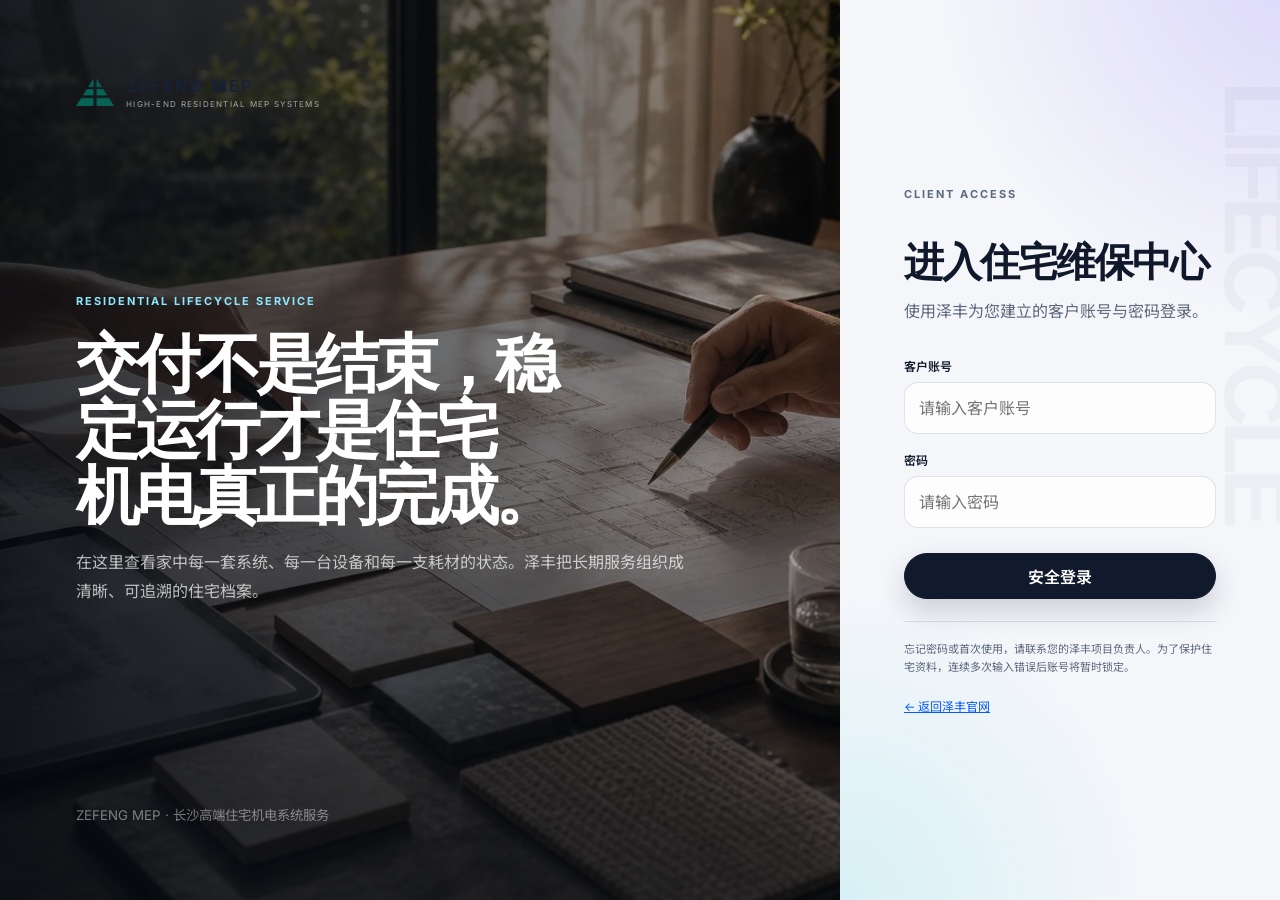
<file: login/index.html>
<!doctype html>
<html lang="zh-CN">
  <head>
    <meta charset="UTF-8" />
    <meta name="viewport" content="width=device-width, initial-scale=1.0" />
    <meta name="description" content="泽丰住宅机电客户维保中心登录入口。" />
    <meta name="robots" content="noindex, nofollow" />
    <title>客户登录 | ZEFENG MEP</title>
    <link rel="preconnect" href="https://fonts.googleapis.com" />
    <link rel="preconnect" href="https://fonts.gstatic.com" crossorigin />
    <link href="https://fonts.googleapis.com/css2?family=Inter:wght@400;500;600&family=Noto+Serif+SC:wght@400;500;600&family=Noto+Sans+SC:wght@400;500;600&display=swap" rel="stylesheet" />
    <link rel="stylesheet" href="../maintenance-system.css?v=20260720-backend-v1" />
  </head>
  <body>
    <main class="zf-login">
      <section class="zf-login-story">
        <a class="zf-brand" href="../index.html" style="color:white">
          <img src="../images/zefeng-logo-mark.webp" alt="" />
          <span><strong>ZEFENG MEP</strong><small style="color:rgba(255,255,255,.6)">HIGH-END RESIDENTIAL MEP SYSTEMS</small></span>
        </a>
        <div>
          <p class="zf-kicker">Residential Lifecycle Service</p>
          <h1>交付不是结束，稳定运行才是住宅机电真正的完成。</h1>
          <p>在这里查看家中每一套系统、每一台设备和每一支耗材的状态。泽丰把长期服务组织成清晰、可追溯的住宅档案。</p>
        </div>
        <small style="color:rgba(255,255,255,.45)">ZEFENG MEP · 长沙高端住宅机电系统服务</small>
      </section>

      <section class="zf-login-card">
        <div class="zf-login-box">
          <p class="zf-kicker">Client Access</p>
          <h2>进入住宅维保中心</h2>
          <p>使用泽丰为您建立的客户账号与密码登录。</p>
          <p class="zf-error" data-login-error>账号或密码不正确，请重新输入。</p>
          <form data-login-form>
            <div class="zf-field">
              <label for="account">客户账号</label>
              <input id="account" name="account" autocomplete="username" required placeholder="请输入客户账号" />
            </div>
            <div class="zf-field">
              <label for="password">密码</label>
              <input id="password" type="password" name="password" autocomplete="current-password" required placeholder="请输入密码" />
            </div>
            <button class="zf-btn primary" type="submit">安全登录</button>
          </form>
          <div class="zf-login-help">忘记密码或首次使用，请联系您的泽丰项目负责人。为了保护住宅资料，连续多次输入错误后账号将暂时锁定。</div>
          <a href="../index.html" style="display:inline-block;margin-top:20px;color:var(--green);font-size:12px">← 返回泽丰官网</a>
        </div>
      </section>
    </main>
    <script src="../maintenance-system.js?v=20260720-backend-v1"></script>
  </body>
</html>
</file>
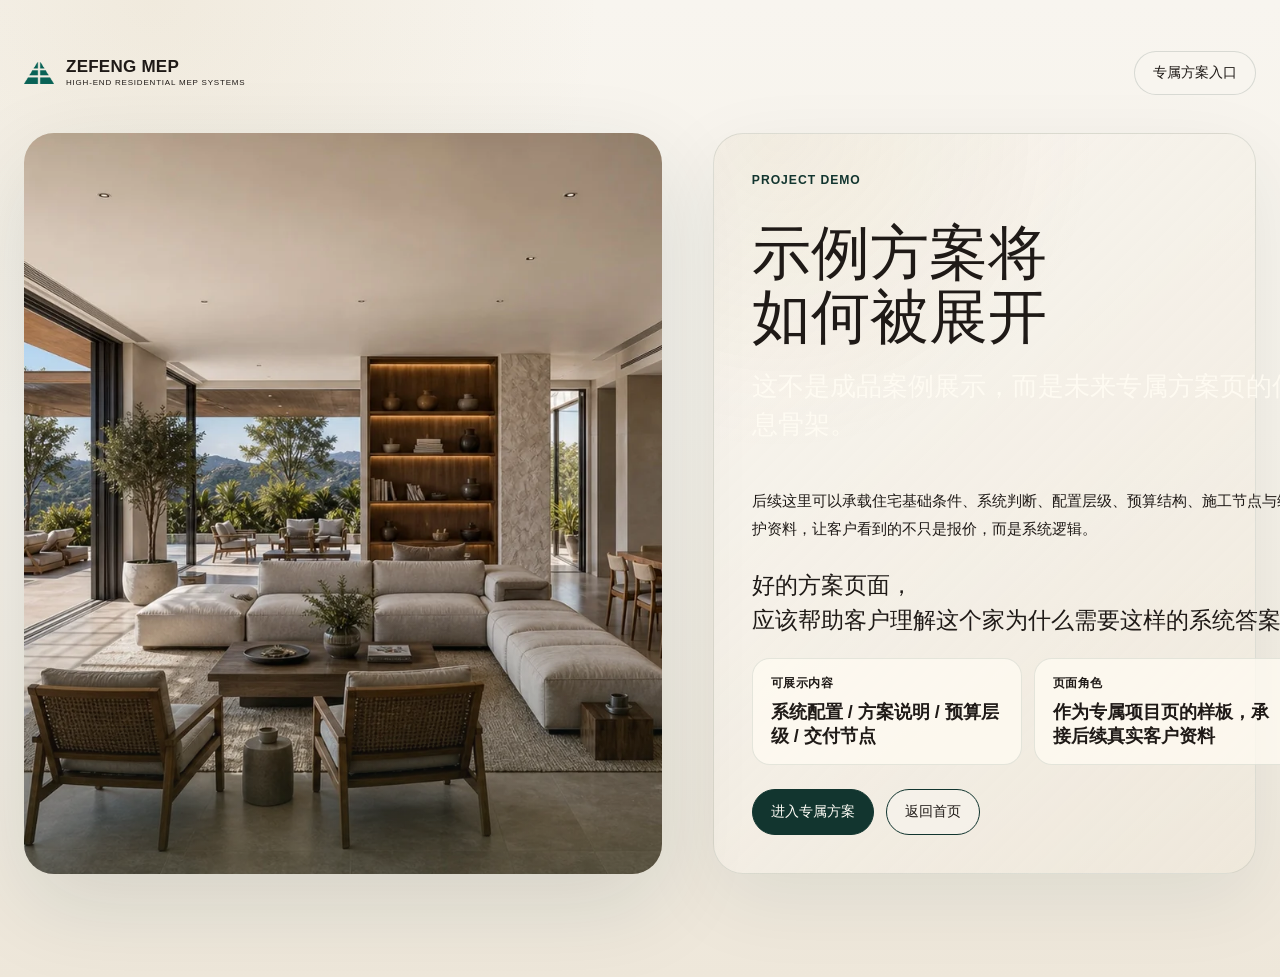
<file: project-demo/index.html>
<!doctype html>
<html lang="zh-CN">
  <head>
    <meta charset="UTF-8" />
    <meta name="viewport" content="width=device-width, initial-scale=1.0" />
    <meta
      name="description"
      content="泽丰住宅机电示例方案页，展示专属方案入口未来将承载的信息结构。"
    />
    <meta name="robots" content="noindex, nofollow" />
    <title>示例方案 | ZEFENG MEP</title>
    <link rel="stylesheet" href="../styles.css" />
    <link rel="stylesheet" href="../launch-polish.css" />
  </head>
  <body class="route-page">
    <main class="route-hero">
      <div class="route-topbar">
        <a class="brand-mark" href="../" aria-label="回到首页">
          <img class="brand-logo-symbol" src="../images/zefeng-logo-mark.webp" alt="" />
          <span class="brand-lockup">
            <strong>ZEFENG MEP</strong>
            <small>HIGH-END RESIDENTIAL MEP SYSTEMS</small>
          </span>
        </a>
        <a class="route-back" href="../index.html#project-access">专属方案入口</a>
      </div>

      <section class="route-stage">
        <figure class="route-media">
          <img src="../images/design-delivery-wide-v2.webp" alt="高端住宅方案沟通与系统推演场景，体现示例方案结构与交付逻辑" />
        </figure>

        <div class="route-copy">
          <p class="eyebrow">Project Demo</p>
          <h1>示例方案将如何被展开</h1>
          <p class="hero-subtitle">这不是成品案例展示，而是未来专属方案页的信息骨架。</p>
          <p class="route-lead">后续这里可以承载住宅基础条件、系统判断、配置层级、预算结构、施工节点与维护资料，让客户看到的不只是报价，而是系统逻辑。</p>
          <blockquote class="route-quote">好的方案页面，应该帮助客户理解这个家为什么需要这样的系统答案。</blockquote>

          <div class="route-meta">
            <div class="route-meta-card">
              <span>可展示内容</span>
              <strong>系统配置 / 方案说明 / 预算层级 / 交付节点</strong>
            </div>
            <div class="route-meta-card">
              <span>页面角色</span>
              <strong>作为专属项目页的样板，承接后续真实客户资料</strong>
            </div>
          </div>

          <div class="route-actions">
            <a class="button primary" href="../index.html#project-access">进入专属方案</a>
            <a class="button ghost" href="../">返回首页</a>
          </div>
        </div>
      </section>
    </main>
  </body>
</html>
</file>
<file: styles.css>
:root {
  --paper: #f6f2ea;
  --ivory: #f8f5ef;
  --sand: #eee7da;
  --deep: #12352f;
  --green: #1e4a3f;
  --gray: #6f6a61;
  --gold: #b89b5e;
  --ink: #171717;
  --line: rgba(18, 53, 47, 0.14);
  --soft-line: rgba(184, 155, 94, 0.28);
  --shadow: 0 22px 60px rgba(23, 23, 23, 0.08);
  --font-sans: "Noto Sans SC", "PingFang SC", "Source Han Sans SC", "Microsoft YaHei", sans-serif;
  --font-serif: "Noto Serif SC", "Songti SC", "Source Han Serif SC", serif;
  --font-en: "Inter", "Helvetica Neue", Arial, sans-serif;
  --max: 1180px;
}

* {
  box-sizing: border-box;
}

html {
  scroll-behavior: smooth;
  background: var(--paper);
  color: var(--ink);
}

body {
  margin: 0;
  background:
    radial-gradient(circle at 12% 0%, rgba(184, 155, 94, 0.12), transparent 30%),
    linear-gradient(180deg, var(--ivory), var(--paper) 44%, var(--sand));
  color: var(--ink);
  font-family: var(--font-sans);
  letter-spacing: 0;
}

body::before {
  position: fixed;
  inset: 0;
  z-index: -1;
  pointer-events: none;
  background-image:
    linear-gradient(rgba(18, 53, 47, 0.024) 1px, transparent 1px),
    linear-gradient(90deg, rgba(18, 53, 47, 0.018) 1px, transparent 1px);
  background-size: 84px 84px;
  content: "";
  mask-image: linear-gradient(to bottom, rgba(0, 0, 0, 0.55), transparent 72%);
}

a {
  color: inherit;
  text-decoration: none;
}

img {
  display: block;
  width: 100%;
  height: 100%;
  object-fit: cover;
}

button,
input {
  font: inherit;
}

.site-header {
  position: sticky;
  top: 0;
  z-index: 20;
  display: grid;
  grid-template-columns: minmax(210px, 240px) minmax(0, 1fr);
  gap: clamp(18px, 2vw, 28px);
  align-items: center;
  min-height: 72px;
  padding: 18px clamp(28px, 4vw, 56px);
  border-bottom: 1px solid rgba(18, 53, 47, 0.08);
  background: rgba(246, 242, 234, 0.86);
  backdrop-filter: blur(20px);
}

.brand-mark {
  display: inline-flex;
  gap: 12px;
  align-items: center;
  color: var(--deep);
  min-width: max-content;
}

.brand-logo-symbol {
  width: 30px;
  height: 30px;
  object-fit: contain;
  flex: 0 0 auto;
}

.brand-lockup {
  display: grid;
  gap: 3px;
}

.brand-lockup strong {
  font-family: var(--font-en);
  font-size: 17px;
  font-weight: 600;
  line-height: 1;
  letter-spacing: 0.015em;
}

.brand-lockup small {
  color: rgba(62, 58, 52, 0.6);
  font-family: var(--font-en);
  font-size: 8px;
  line-height: 1.2;
  letter-spacing: 0.1em;
  white-space: nowrap;
}

.desktop-nav {
  display: flex;
  justify-content: flex-end;
  gap: clamp(18px, 1.9vw, 30px);
  color: rgba(23, 23, 23, 0.7);
  font-size: 13px;
}

.desktop-nav a,
.header-action,
.button {
  white-space: nowrap;
}

.desktop-nav a,
.mobile-menu a {
  transition: color 220ms ease;
}

.desktop-nav a:hover,
.mobile-menu a:hover {
  color: var(--deep);
}

.desktop-nav a {
  position: relative;
  display: inline-flex;
  align-items: center;
  min-height: 34px;
  color: rgba(24, 34, 31, 0.72);
  font-family: var(--font-sans);
  font-size: 13px;
  font-weight: 500;
  line-height: 1.2;
  letter-spacing: 0.01em;
}

.desktop-nav a::after {
  content: "";
  position: absolute;
  left: 0;
  bottom: -8px;
  width: 100%;
  height: 1px;
  background: rgba(18, 53, 47, 0.78);
  transform: scaleX(0);
  transform-origin: center;
  transition: transform 180ms ease;
}

.desktop-nav a:hover::after,
.desktop-nav a.is-active::after,
.desktop-nav a[aria-current="page"]::after {
  transform: scaleX(1);
}

.header-action,
.button {
  display: inline-flex;
  min-height: 44px;
  align-items: center;
  justify-content: center;
  border-radius: 999px;
  padding: 0 18px;
  border: 1px solid var(--deep);
  font-size: 14px;
  transition:
    transform 220ms ease,
    background 220ms ease,
    color 220ms ease,
    border-color 220ms ease;
}

.header-action,
.button.primary {
  background: var(--deep);
  color: var(--ivory);
}

.button.ghost {
  background: rgba(248, 245, 239, 0.58);
  color: var(--deep);
}

.button:hover,
.header-action:hover {
  transform: translateY(-2px);
  border-color: var(--gold);
  background: var(--green);
  color: var(--ivory);
}

.menu-toggle {
  display: none;
  width: 44px;
  height: 44px;
  border: 1px solid var(--line);
  border-radius: 50%;
  background: rgba(248, 245, 239, 0.62);
}

.menu-toggle span {
  display: block;
  width: 18px;
  height: 1px;
  margin: 6px auto;
  background: var(--deep);
}

.mobile-menu {
  position: absolute;
  top: 76px;
  right: 18px;
  display: none;
  min-width: min(320px, calc(100vw - 36px));
  padding: 18px;
  border: 1px solid var(--line);
  border-radius: 8px;
  background: rgba(248, 245, 239, 0.96);
  box-shadow: var(--shadow);
}

.mobile-menu.is-open {
  display: grid;
  gap: 14px;
}

.section-shell {
  width: min(var(--max), calc(100% - 40px));
  margin: 0 auto;
  padding: clamp(76px, 11vw, 150px) 0;
}

.hero {
  position: relative;
  display: flex;
  min-height: calc(100vh - 76px);
  align-items: center;
  overflow: hidden;
  padding: clamp(72px, 9vw, 128px) clamp(24px, 5vw, 72px);
  border-radius: 8px;
}

.hero-slides,
.hero-slide {
  position: absolute;
  inset: 0;
}

.hero-slide {
  display: flex;
  align-items: center;
  padding: clamp(72px, 9vw, 128px) clamp(24px, 5vw, 72px);
  opacity: 0;
  pointer-events: none;
  transition: opacity 1100ms ease;
}

.hero-slide.is-active {
  opacity: 1;
  pointer-events: auto;
}

.hero::before {
  position: absolute;
  inset: 0;
  z-index: 1;
  background:
    radial-gradient(circle at 26% 74%, rgba(246, 242, 234, 0.22), transparent 36%),
    linear-gradient(0deg, rgba(18, 53, 47, 0.08), transparent 42%);
  content: "";
}

.hero-copy {
  position: relative;
  isolation: isolate;
  z-index: 2;
  width: min(100%, 620px);
  max-width: 620px;
  min-width: 0;
  padding: clamp(22px, 2.6vw, 36px) clamp(24px, 3.2vw, 44px);
  border: 0;
  border-radius: 0;
  background: transparent;
  box-shadow: none;
  backdrop-filter: none;
}

.hero-copy::before {
  position: absolute;
  inset: -42px -190px -42px -42px;
  z-index: -1;
  background:
    radial-gradient(ellipse at 30% 52%, rgba(248, 245, 239, 0.82) 0%, rgba(248, 245, 239, 0.54) 40%, rgba(248, 245, 239, 0.2) 62%, rgba(248, 245, 239, 0) 84%);
  content: "";
  pointer-events: none;
}

.hero-card,
.scene-content,
.climate-copy-panel,
.dewpoint-panel,
.climate-explanation,
.cinematic-panel .section-copy,
.module-card,
.brand-card,
.tool-card {
  border: 1px solid rgba(255, 255, 255, 0.18);
  border-radius: 22px;
  background:
    linear-gradient(135deg, rgba(18, 42, 35, 0.32) 0%, rgba(18, 42, 35, 0.2) 42%, rgba(18, 42, 35, 0.1) 100%);
  box-shadow:
    0 18px 60px rgba(0, 0, 0, 0.14),
    inset 0 1px 0 rgba(255, 255, 255, 0.12);
  backdrop-filter: blur(14px) saturate(112%);
}

.hero-card {
  background:
    linear-gradient(135deg, rgba(18, 42, 35, 0.28) 0%, rgba(18, 42, 35, 0.17) 44%, rgba(18, 42, 35, 0.08) 100%);
  backdrop-filter: blur(10px) saturate(110%);
}

.hero-card::before {
  inset: -24px -90px -24px -24px;
  background:
    radial-gradient(ellipse at 24% 50%, rgba(248, 245, 239, 0.22), rgba(248, 245, 239, 0.06) 52%, rgba(248, 245, 239, 0) 78%);
}

.hero-card h1,
.hero-card h2,
.hero-card h3,
.scene-content h3,
.climate-copy-panel h3,
.dewpoint-panel h3,
.climate-explanation h3,
.cinematic-panel .section-copy h2,
.module-card h4,
.brand-card h4,
.tool-card h4 {
  color: rgba(255, 252, 242, 0.98);
}

.hero-card p,
.hero-card .hero-text,
.hero-card .hero-closing,
.scene-content p,
.climate-copy-panel p:not(.eyebrow),
.dewpoint-panel p,
.climate-explanation p,
.cinematic-panel .section-copy p,
.module-card p,
.brand-card p,
.tool-card p {
  color: rgba(255, 252, 242, 0.78);
}

.hero-card .hero-sensory,
.hero-card .hero-closing,
.hero-card .hero-kicker,
.scene-content .eyebrow,
.climate-copy-panel .eyebrow,
.climate-explanation .eyebrow,
.cinematic-panel .section-copy .eyebrow {
  color: rgba(226, 198, 132, 0.94);
}

.hero-card .button.ghost,
.tag-list span,
.tool-chip,
.map-labels span,
.scene-detail > summary,
.dimension-detail > summary,
.dewpoint-calculator summary {
  border: 1px solid rgba(255, 255, 255, 0.16);
  background: rgba(255, 255, 255, 0.1);
  color: rgba(255, 252, 242, 0.92);
  backdrop-filter: blur(8px);
}

.hero-card:hover,
.scene-content:hover,
.climate-copy-panel:hover,
.dewpoint-panel:hover,
.climate-explanation:hover,
.cinematic-panel .section-copy:hover {
  background:
    linear-gradient(135deg, rgba(18, 42, 35, 0.38) 0%, rgba(18, 42, 35, 0.24) 44%, rgba(18, 42, 35, 0.13) 100%);
  box-shadow:
    0 22px 70px rgba(0, 0, 0, 0.16),
    inset 0 1px 0 rgba(255, 255, 255, 0.14);
}

.hero-kicker {
  color: var(--gold);
  font-family: var(--font-sans);
  font-size: clamp(13px, 1vw, 15px);
  font-weight: 700;
  letter-spacing: 0.08em;
}

.eyebrow {
  margin: 0 0 14px;
  color: var(--gold);
  font-family: var(--font-en);
  font-size: 12px;
  font-weight: 600;
  letter-spacing: 0;
  text-transform: uppercase;
}

h1,
h2,
h3,
h4,
h5,
p,
blockquote {
  margin-top: 0;
  overflow-wrap: normal;
  word-break: normal;
}

h1,
h2 {
  color: var(--deep);
  font-family: var(--font-serif);
  font-weight: 500;
  letter-spacing: 0;
}

h1 {
  margin-bottom: clamp(24px, 3vw, 34px);
  font-size: clamp(42px, 5vw, 64px);
  line-height: 1.1;
  text-wrap: balance;
}

.hero-title {
  max-width: 980px;
  margin-bottom: clamp(20px, 2.6vw, 30px);
  font-size: clamp(38px, 4.2vw, 52px);
  line-height: 1.13;
}

.hero-title span {
  display: block;
  white-space: nowrap;
}

.mobile-break {
  display: none;
}

h2 {
  margin-bottom: 22px;
  font-size: clamp(32px, 4vw, 56px);
  line-height: 1.14;
  text-wrap: balance;
}

h3 {
  color: var(--deep);
  font-size: clamp(24px, 2.2vw, 36px);
  line-height: 1.24;
}

h4,
h5 {
  color: var(--deep);
  font-weight: 600;
}

p {
  color: #3f3a34;
  font-family: var(--font-sans);
  font-size: clamp(16px, 1.28vw, 19px);
  line-height: 1.9;
  text-wrap: pretty;
}

.hero-subtitle {
  color: var(--green);
  font-family: var(--font-sans);
  font-size: clamp(20px, 2vw, 30px);
  line-height: 1.5;
}

.hero-text,
.lead {
  max-width: 760px;
  color: #4e473f;
  font-family: var(--font-sans);
  font-size: clamp(18px, 1.5vw, 24px);
  line-height: 1.82;
}

.hero-text {
  display: grid;
  max-width: 740px;
  gap: 10px;
  font-family: var(--font-sans);
  font-size: clamp(15.5px, 1.08vw, 18px);
  line-height: 1.82;
}

.hero-text p {
  margin: 0;
  max-width: 780px;
  font-size: inherit;
  line-height: inherit;
}

.hero-sensory {
  color: var(--deep);
  font-family: var(--font-sans);
  font-weight: 600;
}

.hero-sensory span,
.hero-renew span {
  display: inline;
}

.hero-closing {
  margin: clamp(20px, 2.8vw, 34px) 0 0;
  color: var(--deep);
  font-family: var(--font-serif);
  font-size: clamp(21px, 1.8vw, 27px);
  font-weight: 600;
  line-height: 1.46;
}

.hero-actions,
.access-actions {
  display: flex;
  flex-wrap: wrap;
  gap: 14px;
  margin-top: 32px;
}

.hero-dots {
  position: absolute;
  left: clamp(48px, 8vw, 112px);
  bottom: clamp(26px, 4vw, 48px);
  z-index: 4;
  display: flex;
  gap: 10px;
}

.hero-dot {
  width: 9px;
  height: 9px;
  border: 1px solid rgba(255, 255, 255, 0.42);
  border-radius: 999px;
  background: rgba(255, 255, 255, 0.2);
  cursor: pointer;
  padding: 0;
  transition:
    width 260ms ease,
    background 260ms ease,
    border-color 260ms ease;
}

.hero-dot.is-active {
  width: 30px;
  background: rgba(248, 245, 239, 0.74);
  border-color: rgba(248, 245, 239, 0.86);
}

.hero-media,
.section-image,
.climate-map {
  position: relative;
  overflow: hidden;
  min-height: 420px;
  margin: 0;
  border: 1px solid rgba(18, 53, 47, 0.12);
  border-radius: 8px;
  background: var(--sand);
  box-shadow: var(--shadow);
}

.hero-media {
  position: absolute;
  inset: 0;
  min-height: 0;
  border: 0;
  border-radius: 8px;
  box-shadow: none;
}

.hero-media img,
.section-image img,
.climate-map img {
  filter: saturate(0.98) contrast(1.01) brightness(1);
  transition:
    transform 1400ms cubic-bezier(0.2, 0.72, 0.18, 1),
    filter 1400ms cubic-bezier(0.2, 0.72, 0.18, 1);
}

.hero-media img {
  filter: saturate(0.96) contrast(1.02) brightness(1);
}

.hero-media:hover img,
.section-image:hover img,
.climate-map:hover img {
  filter: saturate(1.04) contrast(1.04) brightness(1.025);
  transform: scale(1.035);
}

.hero-media figcaption {
  position: absolute;
  right: 24px;
  bottom: 22px;
  padding: 9px 13px;
  border: 1px solid rgba(248, 245, 239, 0.36);
  border-radius: 999px;
  background: rgba(18, 53, 47, 0.6);
  color: var(--ivory);
  font-family: var(--font-en);
  font-size: 12px;
}

.two-column,
.climate-intro,
.split-band {
  display: grid;
  grid-template-columns: minmax(0, 1fr) minmax(0, 1fr);
  gap: clamp(38px, 6vw, 88px);
  align-items: center;
}

.quiet-system {
  position: relative;
  display: flex;
  align-items: center;
  width: min(1360px, calc(100% - 40px));
  min-height: clamp(560px, 48vw, 680px);
  overflow: hidden;
  padding: clamp(56px, 7vw, 92px) clamp(38px, 6vw, 82px);
  border: 1px solid rgba(18, 53, 47, 0.12);
  border-radius: 8px;
  background: var(--sand);
  box-shadow: var(--shadow);
}

.quiet-system::before {
  position: absolute;
  inset: 0;
  z-index: 1;
  background:
    linear-gradient(90deg, rgba(246, 242, 234, 0.94) 0%, rgba(246, 242, 234, 0.82) 34%, rgba(246, 242, 234, 0.28) 58%, rgba(246, 242, 234, 0.02) 100%),
    linear-gradient(0deg, rgba(18, 53, 47, 0.18), transparent 40%);
  content: "";
  pointer-events: none;
}

.quiet-system .section-copy {
  position: relative;
  z-index: 3;
  width: min(520px, 42%);
  max-width: 520px;
  padding: 0;
}

.quiet-title {
  max-width: 540px;
  font-size: clamp(38px, 3.15vw, 56px);
  line-height: 1.14;
  text-wrap: initial;
}

.quiet-title span {
  display: block;
  white-space: nowrap;
}

.quiet-system .section-copy p:not(.eyebrow) {
  max-width: 470px;
  font-size: clamp(16px, 1.1vw, 18px);
  line-height: 1.9;
}

.quiet-system .section-image {
  position: absolute;
  inset: 0;
  z-index: 0;
  width: 100%;
  height: 100%;
  min-height: 0 !important;
  max-height: none;
  border: 0;
  border-radius: 0;
  box-shadow: none;
  background: var(--sand);
  transform: none;
}

.quiet-system .section-image::after {
  position: absolute;
  inset: 0;
  background: rgba(18, 53, 47, 0.04);
  content: "";
  pointer-events: none;
}

.quiet-system .section-image img {
  position: absolute;
  inset: 0;
  height: 100%;
  object-fit: cover;
  object-position: 58% center;
}

.quiet-system blockquote {
  max-width: 470px;
  font-size: clamp(22px, 1.65vw, 30px);
  line-height: 1.52;
}

.quiet-senses {
  display: flex;
  flex-wrap: wrap;
  gap: 10px;
  max-width: 470px;
  margin: 28px 0 0;
}

.quiet-senses span {
  display: inline-flex;
  min-height: 34px;
  align-items: center;
  border: 1px solid rgba(184, 155, 94, 0.34);
  border-radius: 999px;
  padding: 0 14px;
  background: rgba(248, 245, 239, 0.66);
  color: var(--deep);
  font-family: var(--font-sans);
  font-size: 14px;
  font-weight: 550;
}

.section-copy {
  max-width: 820px;
}

.section-copy blockquote,
.wide-quote,
.dewpoint-panel blockquote,
.card-quote {
  margin: 28px 0 0;
  padding-left: 20px;
  border-left: 1px solid var(--gold);
  color: var(--deep);
  font-family: var(--font-serif);
  font-size: clamp(22px, 2vw, 34px);
  line-height: 1.5;
}

.section-heading {
  max-width: 1040px;
  margin-bottom: clamp(34px, 5vw, 70px);
}

.two-column h2,
.split-band h2 {
  font-size: clamp(32px, 3.6vw, 52px);
}

.dimension-grid,
.climate-card-grid,
.system-grid,
.delivery-grid,
.fit-grid,
.process-list {
  display: grid;
  gap: 18px;
}

.dimension-grid {
  grid-template-columns: repeat(2, minmax(0, 1fr));
  gap: clamp(18px, 3vw, 34px);
}

.dimension-card,
.climate-card,
.fit-card,
.delivery-card,
.process-card,
.tool-card,
.brand-card {
  border: 1px solid var(--line);
  border-radius: 8px;
  background: rgba(248, 245, 239, 0.72);
  box-shadow: 0 16px 42px rgba(23, 23, 23, 0.045);
}

.dimension-card {
  display: grid;
  gap: clamp(22px, 2.8vw, 30px);
  min-height: 0;
  overflow: hidden;
  padding: clamp(28px, 3vw, 40px);
  background: rgba(248, 245, 239, 0.88);
  box-shadow: 0 20px 52px rgba(23, 23, 23, 0.06);
}

.dimension-media {
  margin: 0;
  overflow: hidden;
  border-radius: 20px;
}

.dimension-media img {
  width: 100%;
  height: auto;
  aspect-ratio: 16 / 10;
  object-fit: cover;
  object-position: center;
  filter: saturate(0.92) contrast(0.98);
  transition:
    transform 1400ms cubic-bezier(0.2, 0.72, 0.18, 1),
    filter 1400ms cubic-bezier(0.2, 0.72, 0.18, 1);
}

.dimension-card:hover .dimension-media img {
  filter: saturate(1) contrast(1.02) brightness(1.04);
  transform: scale(1.035);
}

.dimension-content {
  display: flex;
  flex-direction: column;
  align-items: flex-start;
}

.dimension-icon {
  display: grid;
  width: 50px;
  height: 50px;
  place-items: center;
  margin-bottom: 18px;
  border: 1px solid rgba(18, 53, 47, 0.14);
  border-radius: 50%;
  background:
    radial-gradient(circle at 35% 25%, rgba(184, 155, 94, 0.18), transparent 48%),
    rgba(248, 245, 239, 0.92);
  color: var(--deep);
}

.dimension-icon svg {
  width: 28px;
  height: 28px;
  fill: none;
  stroke: currentColor;
  stroke-width: 2.2;
  stroke-linecap: round;
  stroke-linejoin: round;
}

.dimension-card h3 {
  margin-bottom: 14px;
  color: var(--deep);
  font-family: var(--font-serif);
  font-size: clamp(28px, 2.4vw, 40px);
  font-weight: 500;
  line-height: 1.2;
}

.dimension-card .eyebrow {
  margin-bottom: 12px;
  color: var(--gold);
}

.dimension-card blockquote {
  max-width: 520px;
  margin: 0 0 22px;
  color: var(--deep);
  font-family: var(--font-serif);
  font-size: clamp(18px, 1.35vw, 22px);
  line-height: 1.5;
}

.dimension-detail {
  display: grid;
  gap: 14px;
}

.dimension-detail > summary {
  width: fit-content;
  list-style: none;
  cursor: pointer;
  border: 1px solid rgba(18, 53, 47, 0.18);
  border-radius: 999px;
  padding: 10px 16px;
  color: var(--deep);
  background: rgba(248, 245, 239, 0.9);
  font-family: var(--font-sans);
  font-size: 14px;
  font-weight: 700;
  transition: background 0.25s ease, transform 0.25s ease, border-color 0.25s ease;
}

.dimension-detail > summary::-webkit-details-marker {
  display: none;
}

.dimension-detail > summary:hover {
  border-color: rgba(184, 155, 94, 0.9);
  background: rgba(18, 53, 47, 0.62);
  transform: translateY(-1px);
}

.dimension-detail p {
  max-width: 540px;
  margin: 0;
  border-left: 1px solid rgba(184, 155, 94, 0.72);
  padding-left: 16px;
  color: rgba(248, 245, 239, 0.88);
  font-family: var(--font-sans);
  font-size: 15px;
  line-height: 1.8;
}

.climate {
  width: min(1320px, calc(100% - 40px));
}

.climate .section-heading {
  max-width: 860px;
  margin-bottom: clamp(28px, 4vw, 50px);
}

.climate-intro {
  display: grid;
  grid-template-columns: 1fr;
  gap: 18px;
}

.climate-copy {
  padding: clamp(24px, 4vw, 48px);
  border: 1px solid var(--line);
  border-radius: 8px;
  background: rgba(248, 245, 239, 0.64);
}

.climate-map {
  min-height: clamp(560px, 48vw, 720px);
}

.climate-map::after {
  position: absolute;
  inset: 0;
  z-index: 1;
  background:
    linear-gradient(90deg, rgba(18, 53, 47, 0.42), rgba(18, 53, 47, 0.08) 48%, rgba(246, 242, 234, 0.08)),
    linear-gradient(0deg, rgba(18, 53, 47, 0.35), transparent 42%);
  content: "";
  pointer-events: none;
}

.climate-map-copy {
  position: absolute;
  left: clamp(24px, 4vw, 56px);
  bottom: clamp(32px, 5vw, 72px);
  z-index: 2;
  max-width: 460px;
  margin: 0;
  color: var(--ivory);
}

.climate-map-copy .eyebrow {
  color: rgba(248, 245, 239, 0.72);
}

.climate-map-copy h3 {
  margin-bottom: 14px;
  color: var(--ivory);
  font-family: var(--font-serif);
  font-size: clamp(30px, 3.4vw, 52px);
  font-weight: 500;
  line-height: 1.14;
}

.climate-map-copy p:not(.eyebrow) {
  max-width: 380px;
  margin: 0;
  color: rgba(248, 245, 239, 0.86);
  font-family: var(--font-sans);
  font-size: 15px;
  line-height: 1.72;
}

.map-labels {
  display: none;
  position: absolute;
  z-index: 2;
  inset: auto 22px 22px 22px;
  flex-wrap: wrap;
  gap: 8px;
}

.map-labels span,
.tag-list span,
.tool-chip {
  display: inline-flex;
  align-items: center;
  border: 1px solid rgba(184, 155, 94, 0.32);
  border-radius: 999px;
  background: rgba(248, 245, 239, 0.74);
  color: var(--deep);
  font-size: 12px;
  line-height: 1;
  white-space: nowrap;
}

.map-labels span {
  min-height: 28px;
  padding: 0 10px;
}

.climate-hotspots {
  position: absolute;
  right: clamp(24px, 4vw, 52px);
  bottom: clamp(32px, 5vw, 72px);
  z-index: 3;
  display: grid;
  grid-template-columns: repeat(2, max-content);
  gap: 10px;
  pointer-events: none;
}

.climate-hotspot {
  position: static;
  display: inline-flex;
  min-height: 38px;
  align-items: center;
  border: 1px solid rgba(184, 155, 94, 0.5);
  border-radius: 999px;
  padding: 0 15px;
  background: rgba(248, 245, 239, 0.78);
  box-shadow: 0 12px 32px rgba(23, 23, 23, 0.08);
  color: var(--deep);
  cursor: pointer;
  font-family: var(--font-sans);
  font-size: 13px;
  font-weight: 650;
  pointer-events: auto;
  transition:
    transform 220ms ease,
    background 220ms ease,
    color 220ms ease,
    border-color 220ms ease;
}

.climate-hotspot::before {
  width: 7px;
  height: 7px;
  margin-right: 8px;
  border-radius: 50%;
  background: var(--gold);
  content: "";
}

.climate-hotspot:hover,
.climate-hotspot.is-active {
  border-color: var(--deep);
  background: var(--deep);
  color: var(--ivory);
  transform: translateY(-2px);
}

.climate-detail-panel {
  display: none;
  position: absolute;
  top: clamp(28px, 4vw, 52px);
  left: clamp(24px, 4vw, 56px);
  z-index: 4;
  width: min(430px, calc(100% - 48px));
  min-height: 0;
  align-items: center;
  border: 1px solid rgba(248, 245, 239, 0.24);
  border-radius: 8px;
  padding: 22px 24px;
  background: rgba(11, 38, 33, 0.68);
  box-shadow: 0 22px 70px rgba(10, 36, 31, 0.22);
  backdrop-filter: blur(16px);
}

.climate-detail-panel > p {
  margin: 0;
  color: rgba(248, 245, 239, 0.78);
  font-family: var(--font-sans);
  font-size: 14px;
}

.climate-detail-panel.is-open {
  display: grid;
  align-items: start;
  gap: 10px;
  opacity: 1;
  transform: none;
}

.climate-detail-panel h3 {
  margin: 0 0 6px;
  color: var(--ivory);
  font-family: var(--font-sans);
  font-size: clamp(20px, 1.5vw, 26px);
  line-height: 1.35;
}

.climate-detail-panel strong {
  display: block;
  margin-bottom: 0;
  color: rgba(226, 198, 132, 0.92);
  font-size: 14px;
}

.climate-detail-panel.is-open > p:not(.eyebrow) {
  max-width: 380px;
  color: rgba(248, 245, 239, 0.8);
  font-size: 15px;
  line-height: 1.72;
}

.climate-detail-panel .card-quote {
  max-width: 380px;
  margin-top: 8px;
  color: var(--ivory);
  border-left-color: rgba(184, 155, 94, 0.82);
  font-family: var(--font-sans);
  font-size: clamp(16px, 1vw, 19px);
  font-weight: 650;
  line-height: 1.62;
}

.climate-detail-close {
  position: absolute;
  top: 12px;
  right: 12px;
  width: 34px;
  height: 34px;
  border: 1px solid rgba(248, 245, 239, 0.24);
  border-radius: 50%;
  background: rgba(248, 245, 239, 0.1);
  color: var(--ivory);
  cursor: pointer;
  font-size: 22px;
  line-height: 1;
}

.climate-card-grid {
  grid-template-columns: repeat(12, minmax(0, 1fr));
  gap: clamp(18px, 2vw, 26px);
  margin-top: 34px;
}

.climate-card {
  display: grid;
  align-content: start;
  min-height: 260px;
  padding: clamp(24px, 2.6vw, 34px);
}

.climate-card:nth-child(1),
.climate-card:nth-child(4) {
  grid-column: span 5;
}

.climate-card:nth-child(2),
.climate-card:nth-child(3) {
  grid-column: span 7;
}

.climate-card h3 {
  margin-bottom: 24px;
  font-family: var(--font-sans);
  font-size: clamp(19px, 1.35vw, 23px);
  font-weight: 650;
  line-height: 1.45;
}

.climate-card p {
  max-width: 620px;
  color: #5a534a;
  font-family: var(--font-sans);
  font-size: 15px;
  line-height: 1.85;
}

.climate-card strong {
  display: block;
  margin: 0 0 10px;
  color: var(--green);
  font-size: 14px;
  font-weight: 600;
}

.climate-card .card-quote {
  align-self: end;
  margin-top: 28px;
  padding-left: 16px;
  font-family: var(--font-sans);
  font-size: clamp(18px, 1.25vw, 23px);
  font-weight: 520;
  line-height: 1.62;
}

.tag-list {
  display: flex;
  flex-wrap: wrap;
  gap: 8px;
  margin: 18px 0 0;
}

.tag-list span {
  min-height: 28px;
  padding: 0 10px;
  background: rgba(238, 231, 218, 0.58);
}

.dewpoint-drawer {
  display: flex;
  flex-direction: column;
  align-items: center;
  margin-top: 24px;
}

.dewpoint-drawer > summary {
  display: inline-flex;
  min-height: 44px;
  align-items: center;
  list-style: none;
  cursor: pointer;
  border: 1px solid rgba(184, 155, 94, 0.42);
  border-radius: 999px;
  padding: 0 18px;
  background: rgba(248, 245, 239, 0.7);
  color: var(--deep);
  font-family: var(--font-sans);
  font-size: 14px;
  font-weight: 700;
  box-shadow: 0 14px 38px rgba(18, 53, 47, 0.06);
  transition: background 0.25s ease, transform 0.25s ease, border-color 0.25s ease;
}

.dewpoint-drawer > summary::-webkit-details-marker {
  display: none;
}

.dewpoint-drawer > summary::before {
  width: 7px;
  height: 7px;
  margin-right: 10px;
  border-radius: 50%;
  background: var(--gold);
  content: "";
}

.dewpoint-drawer > summary:hover {
  border-color: var(--gold);
  background: rgba(184, 155, 94, 0.14);
  transform: translateY(-1px);
}

.dewpoint-drawer[open] > summary {
  margin-bottom: 16px;
  background: rgba(18, 53, 47, 0.08);
}

.dewpoint-panel {
  display: grid;
  grid-template-columns: 1fr minmax(300px, 420px);
  gap: clamp(24px, 4vw, 54px);
  margin-top: 0;
  padding: clamp(24px, 3.4vw, 42px);
  border: 1px solid var(--line);
  border-radius: 8px;
  background:
    linear-gradient(135deg, rgba(248, 245, 239, 0.96), rgba(238, 231, 218, 0.72)),
    var(--ivory);
  box-shadow: 0 30px 90px rgba(18, 53, 47, 0.08);
}

.dewpoint-drawer[open] .dewpoint-panel {
  width: min(100%, 1120px);
}

.dewpoint-panel h3 {
  font-size: clamp(26px, 2.2vw, 36px);
}

.dewpoint-panel p:not(.eyebrow) {
  max-width: 600px;
  font-family: var(--font-sans);
  font-size: 15px;
  line-height: 1.8;
}

.weather-tool {
  display: grid;
  gap: 16px;
  padding: 20px;
  border: 1px solid rgba(18, 53, 47, 0.1);
  border-radius: 8px;
  background: rgba(246, 242, 234, 0.74);
}

.weather-status,
.dew-result {
  display: flex;
  align-items: baseline;
  justify-content: space-between;
  gap: 12px;
}

.weather-status span,
.dew-result span,
.dew-result small {
  color: var(--gray);
  font-size: 13px;
}

.weather-status strong,
.dew-result strong {
  color: var(--deep);
  font-family: var(--font-en);
  font-size: 28px;
}

.tool-inputs {
  display: grid;
  grid-template-columns: 1fr 1fr;
  gap: 12px;
}

.tool-inputs label,
.access-card label {
  display: grid;
  gap: 8px;
  color: var(--gray);
  font-size: 13px;
}

.tool-inputs input,
.access-card input {
  width: 100%;
  min-height: 44px;
  border: 1px solid var(--line);
  border-radius: 8px;
  padding: 0 12px;
  background: rgba(248, 245, 239, 0.86);
  color: var(--ink);
}

.access-card textarea,
.access-card input[type="file"] {
  width: 100%;
  border: 1px solid var(--line);
  border-radius: 8px;
  background: rgba(248, 245, 239, 0.86);
  color: var(--ink);
}

.access-card textarea {
  min-height: 128px;
  padding: 12px;
  resize: vertical;
}

.access-card input[type="file"] {
  min-height: 44px;
  padding: 10px 12px;
}

.dewpoint-bar {
  grid-column: 1 / -1;
  display: grid;
  grid-template-columns: repeat(5, minmax(0, 1fr));
  gap: 8px;
}

.dew-step {
  min-height: 112px;
  padding: 13px 12px;
  border: 1px solid rgba(18, 53, 47, 0.1);
  border-radius: 8px;
  background: var(--ivory);
}

.dew-step.is-active {
  border-color: var(--gold);
  box-shadow: inset 0 0 0 1px rgba(184, 155, 94, 0.24);
}

.dew-step b {
  display: block;
  color: var(--deep);
  font-size: 12px;
  line-height: 1.45;
}

.dew-step span {
  display: block;
  margin-top: 7px;
  color: #5f574e;
  font-size: 11.5px;
  line-height: 1.62;
}

.system-grid {
  grid-template-columns: 1fr;
  gap: clamp(30px, 5vw, 68px);
}

.system-scene-card {
  position: relative;
  isolation: isolate;
  display: grid;
  align-items: end;
  min-height: clamp(520px, 52vw, 680px);
  overflow: hidden;
  border: 1px solid rgba(248, 245, 239, 0.14);
  border-radius: 8px;
  background: var(--deep);
  box-shadow: 0 30px 90px rgba(18, 53, 47, 0.16);
}

.system-scene-card::after {
  position: absolute;
  inset: 0;
  z-index: -1;
  background:
    radial-gradient(circle at 18% 82%, rgba(10, 36, 31, 0.18), transparent 34%),
    linear-gradient(180deg, transparent 0%, rgba(10, 36, 31, 0.14) 100%);
  content: "";
  pointer-events: none;
}

.system-scene-card::before {
  z-index: -1;
}

.system-scene-card:nth-child(even) .scene-media {
  order: 0;
}

.scene-media {
  position: absolute;
  inset: 0;
  z-index: -2;
  overflow: hidden;
  margin: 0;
}

.scene-media img {
  width: 100%;
  height: 100%;
  min-height: clamp(520px, 52vw, 680px);
  object-fit: cover;
  object-position: center;
  filter: saturate(1.02) contrast(1.02) brightness(1);
  transform: scale(1.01);
  transition:
    transform 1500ms cubic-bezier(0.2, 0.72, 0.18, 1),
    filter 1500ms cubic-bezier(0.2, 0.72, 0.18, 1);
}

.system-scene-card:hover .scene-media img {
  filter: saturate(1.08) contrast(1.04) brightness(1.035);
  transform: scale(1.04);
}

.mep-metric-group {
  position: absolute;
  top: clamp(18px, 2.8vw, 34px);
  right: clamp(18px, 2.8vw, 34px);
  z-index: 2;
  display: grid;
  grid-template-columns: repeat(2, minmax(138px, 1fr));
  gap: 10px;
  width: min(360px, 38%);
  pointer-events: none;
}

.mep-metric-badge {
  display: grid;
  grid-template-columns: 28px minmax(0, 1fr);
  align-items: center;
  gap: 10px;
  min-height: 56px;
  padding: 10px 12px;
  border: 1px solid rgba(248, 245, 239, 0.22);
  border-radius: 16px;
  background:
    linear-gradient(135deg, rgba(248, 245, 239, 0.18), rgba(248, 245, 239, 0.08)),
    rgba(18, 53, 47, 0.18);
  box-shadow: 0 16px 42px rgba(8, 28, 24, 0.12);
  backdrop-filter: blur(10px) saturate(1.08);
  color: var(--ivory);
}

.metric-icon {
  display: grid;
  place-items: center;
  width: 28px;
  height: 28px;
  border: 1px solid rgba(248, 245, 239, 0.22);
  border-radius: 999px;
  background: rgba(18, 53, 47, 0.16);
}

.metric-icon svg {
  width: 17px;
  height: 17px;
  fill: none;
  stroke: currentColor;
  stroke-linecap: round;
  stroke-linejoin: round;
  stroke-width: 1.7;
}

.metric-copy {
  display: grid;
  gap: 2px;
  min-width: 0;
}

.metric-label {
  overflow: hidden;
  color: rgba(248, 245, 239, 0.68);
  font-family: var(--font-sans);
  font-size: 11px;
  line-height: 1.2;
  text-overflow: ellipsis;
  white-space: nowrap;
}

.metric-value {
  overflow: hidden;
  color: rgba(248, 245, 239, 0.94);
  font-family: var(--font-en);
  font-size: 15px;
  font-weight: 700;
  line-height: 1.2;
  text-overflow: ellipsis;
  white-space: nowrap;
}

.scene-content {
  display: grid;
  align-content: center;
  width: min(620px, 100%);
  gap: clamp(14px, 1.8vw, 22px);
  margin: clamp(24px, 3.8vw, 56px);
  padding: clamp(24px, 3vw, 42px);
  border: 1px solid rgba(248, 245, 239, 0.2);
  border-radius: 8px;
  background:
    linear-gradient(135deg, rgba(12, 45, 38, 0.78), rgba(12, 45, 38, 0.54)),
    rgba(18, 53, 47, 0.58);
  box-shadow: 0 28px 70px rgba(8, 28, 24, 0.24);
  backdrop-filter: blur(18px) saturate(1.08);
  color: var(--ivory);
}

.scene-content h3 {
  margin-bottom: 0;
  color: var(--ivory);
  font-size: clamp(28px, 2.6vw, 42px);
  line-height: 1.18;
}

.scene-feeling {
  max-width: 520px;
  color: rgba(248, 245, 239, 0.84);
  font-family: var(--font-sans);
  font-size: clamp(15px, 1vw, 17px);
  line-height: 1.78;
}

.scene-content .eyebrow {
  color: rgba(226, 198, 132, 0.9);
}

.scene-content .card-quote {
  color: var(--ivory);
  border-left-color: rgba(184, 155, 94, 0.78);
  font-family: var(--font-sans);
  font-weight: 650;
}

.scene-detail {
  display: grid;
  gap: 18px;
  margin-top: 4px;
}

.scene-detail > summary {
  width: fit-content;
  list-style: none;
  cursor: pointer;
  border: 1px solid rgba(248, 245, 239, 0.38);
  border-radius: 999px;
  padding: 11px 18px;
  color: var(--ivory);
  background: rgba(18, 53, 47, 0.42);
  font-family: var(--font-sans);
  font-size: 14px;
  font-weight: 700;
  backdrop-filter: blur(12px);
  transition: background 0.25s ease, transform 0.25s ease, border-color 0.25s ease;
}

.scene-detail > summary::-webkit-details-marker {
  display: none;
}

.scene-detail > summary:hover {
  background: rgba(248, 245, 239, 0.1);
  border-color: rgba(248, 245, 239, 0.56);
  transform: translateY(-1px);
}

.scene-detail[open] > summary {
  margin-bottom: 14px;
  background: rgba(248, 245, 239, 0.1);
}

.scene-detail-body {
  display: grid;
  gap: 18px;
  padding-top: 4px;
}

.scene-detail-body > p {
  margin: 0;
  color: rgba(248, 245, 239, 0.82);
  font-size: 15px;
  line-height: 1.85;
}

.module-grid,
.brand-grid,
.tool-grid {
  display: grid;
  gap: 12px;
}

.module-grid {
  grid-template-columns: repeat(2, minmax(0, 1fr));
}

.module-card,
.brand-card,
.tool-card {
  padding: 18px;
}

.system-scene-card .module-card,
.system-scene-card .brand-card,
.system-scene-card .tool-card {
  border-color: rgba(248, 245, 239, 0.2);
  background: rgba(18, 53, 47, 0.38);
  box-shadow: none;
  backdrop-filter: blur(14px);
}

.module-card h4,
.brand-card h4,
.tool-card h4 {
  margin-bottom: 8px;
  font-size: 17px;
  line-height: 1.35;
  white-space: normal;
}

.system-scene-card .module-card h4,
.system-scene-card .brand-card h4,
.system-scene-card .tool-card h4 {
  color: var(--ivory);
}

.module-card p,
.brand-card p,
.tool-card p {
  font-size: 14px;
  line-height: 1.72;
}

.system-scene-card .module-card p,
.system-scene-card .brand-card p,
.system-scene-card .tool-card p,
.system-scene-card .brand-card summary {
  color: rgba(248, 245, 239, 0.78);
}

.system-scene-card .tag-list span {
  border-color: rgba(248, 245, 239, 0.34);
  color: var(--ivory);
  background: rgba(18, 53, 47, 0.4);
  backdrop-filter: blur(10px);
}

.system-scene-card .brand-card summary {
  margin-top: 12px;
  color: rgba(226, 198, 132, 0.92);
  font-family: var(--font-sans);
  font-weight: 700;
}

.brand-grid {
  grid-template-columns: repeat(3, minmax(0, 1fr));
}

.brand-card details {
  margin-top: 12px;
}

.brand-card summary {
  display: block;
  padding: 0;
  color: var(--green);
  cursor: pointer;
  font-size: 13px;
  list-style: none;
}

.brand-card summary::-webkit-details-marker {
  display: none;
}

.tool-grid {
  grid-template-columns: repeat(2, minmax(0, 1fr));
}

.tool-card {
  background: rgba(238, 231, 218, 0.46);
}

.fit {
  display: grid;
  grid-template-columns: minmax(0, 0.72fr) minmax(0, 1.28fr);
  gap: clamp(28px, 4.5vw, 68px);
  align-items: center;
}

.fit .section-copy {
  max-width: 620px;
}

.fit h2 {
  max-width: 620px;
  font-size: clamp(40px, 4vw, 62px);
  line-height: 1.16;
}

.fit .section-copy p:not(.eyebrow) {
  max-width: 560px;
}

.fit blockquote {
  max-width: 620px;
  font-size: clamp(23px, 1.9vw, 32px);
}

.fit-media {
  position: relative;
  overflow: hidden;
  min-height: clamp(460px, 42vw, 620px);
  margin: 0;
  border: 1px solid rgba(18, 53, 47, 0.12);
  border-radius: 8px;
  background: var(--sand);
  box-shadow: var(--shadow);
}

.fit-media img {
  width: 100%;
  height: 100%;
  min-height: inherit;
  object-fit: cover;
  object-position: center;
  filter: saturate(0.98) contrast(1.01) brightness(1);
  transform: scale(1.01);
  transition:
    transform 1400ms cubic-bezier(0.2, 0.72, 0.18, 1),
    filter 1400ms cubic-bezier(0.2, 0.72, 0.18, 1);
}

.fit-media:hover img {
  filter: saturate(1.04) contrast(1.04) brightness(1.025);
  transform: scale(1.035);
}

.visual-story {
  display: grid;
  grid-template-columns: minmax(0, 0.76fr) minmax(0, 1.24fr);
  gap: clamp(30px, 5vw, 72px);
  align-items: center;
}

.visual-story.media-first {
  grid-template-columns: minmax(0, 1.18fr) minmax(0, 0.82fr);
}

.visual-story-media {
  position: relative;
  overflow: hidden;
  min-height: clamp(460px, 42vw, 640px);
  margin: 0;
  border: 1px solid rgba(18, 53, 47, 0.12);
  border-radius: 8px;
  background: var(--sand);
  box-shadow: var(--shadow);
}

.visual-story-media img {
  width: 100%;
  height: 100%;
  min-height: inherit;
  object-fit: cover;
  object-position: center;
  filter: saturate(0.98) contrast(1.01) brightness(1);
  transform: scale(1.01);
  transition:
    transform 1400ms cubic-bezier(0.2, 0.72, 0.18, 1),
    filter 1400ms cubic-bezier(0.2, 0.72, 0.18, 1);
}

.visual-story-media:hover img {
  filter: saturate(1.04) contrast(1.04) brightness(1.025);
  transform: scale(1.035);
}

.visual-story .section-copy {
  max-width: 640px;
}

.visual-story .section-copy p:not(.eyebrow) {
  max-width: 580px;
}

.visual-story blockquote {
  max-width: 620px;
  font-size: clamp(22px, 1.8vw, 31px);
}

.cinematic-panel {
  position: relative;
  isolation: isolate;
  display: grid;
  grid-template-columns: minmax(0, 680px) minmax(0, 1fr);
  align-items: end;
  min-height: clamp(620px, 58vw, 840px);
  overflow: hidden;
  border: 1px solid rgba(248, 245, 239, 0.14);
  border-radius: 8px;
  padding: clamp(44px, 6vw, 92px);
  background: var(--deep);
  box-shadow: 0 30px 90px rgba(18, 53, 47, 0.16);
}

.cinematic-panel.media-first {
  grid-template-columns: minmax(0, 1fr) minmax(0, 680px);
}

.cinematic-panel::before,
.cinematic-panel::after {
  position: absolute;
  inset: 0;
  content: "";
  pointer-events: none;
}

.cinematic-panel::before {
  z-index: -1;
  background:
    radial-gradient(circle at 25% 72%, rgba(10, 36, 31, 0.18), transparent 38%),
    linear-gradient(180deg, transparent 0%, rgba(10, 36, 31, 0.12) 100%);
}

.cinematic-panel.media-first::before {
  background:
    radial-gradient(circle at 76% 72%, rgba(10, 36, 31, 0.18), transparent 38%),
    linear-gradient(180deg, transparent 0%, rgba(10, 36, 31, 0.12) 100%);
}

.cinematic-panel::after {
  z-index: -1;
  background:
    radial-gradient(circle at 22% 18%, rgba(184, 155, 94, 0.08), transparent 34%);
  mix-blend-mode: soft-light;
}

.cinematic-panel .section-image,
.cinematic-panel .fit-media,
.cinematic-panel .visual-story-media {
  position: absolute;
  inset: 0;
  z-index: -2;
  width: 100%;
  height: 100%;
  min-height: 100%;
  border: 0;
  border-radius: 0;
  margin: 0;
  box-shadow: none;
}

.cinematic-panel .section-image img,
.cinematic-panel .fit-media img,
.cinematic-panel .visual-story-media img {
  width: 100%;
  height: 100%;
  min-height: 100%;
  object-fit: cover;
  object-position: center;
  filter: saturate(1.02) contrast(1.02) brightness(1);
  transform: scale(1.01);
  transition:
    transform 1500ms cubic-bezier(0.2, 0.72, 0.18, 1),
    filter 1500ms cubic-bezier(0.2, 0.72, 0.18, 1);
}

.cinematic-panel:hover .section-image img,
.cinematic-panel:hover .fit-media img,
.cinematic-panel:hover .visual-story-media img {
  filter: saturate(1.08) contrast(1.04) brightness(1.035);
  transform: scale(1.04);
}

.cinematic-panel .section-copy {
  position: relative;
  z-index: 2;
  width: auto;
  max-width: 680px;
  padding: clamp(24px, 3vw, 42px);
  border: 1px solid rgba(248, 245, 239, 0.2);
  border-radius: 8px;
  background:
    linear-gradient(135deg, rgba(12, 45, 38, 0.78), rgba(12, 45, 38, 0.52)),
    rgba(18, 53, 47, 0.56);
  box-shadow: 0 28px 70px rgba(8, 28, 24, 0.22);
  backdrop-filter: blur(18px) saturate(1.08);
  color: rgba(248, 245, 239, 0.9);
}

.cinematic-panel .section-copy::before {
  top: -28px;
  left: 0;
  width: 92px;
  height: 1px;
  background: linear-gradient(90deg, rgba(184, 155, 94, 0.86), transparent);
}

.cinematic-panel.media-first .section-copy {
  grid-column: 2;
}

.cinematic-panel .eyebrow {
  color: rgba(226, 198, 132, 0.86);
}

.cinematic-panel h2,
.cinematic-panel h3,
.cinematic-panel blockquote {
  color: var(--ivory);
}

.cinematic-panel .section-copy p:not(.eyebrow),
.cinematic-panel .quiet-lead,
.cinematic-panel .lead {
  max-width: 620px;
  color: rgba(248, 245, 239, 0.84);
  font-family: var(--font-sans);
}

.cinematic-panel blockquote {
  border-left-color: rgba(184, 155, 94, 0.78);
  font-family: var(--font-sans);
  font-weight: 650;
}

.cinematic-panel .quiet-senses span,
.cinematic-panel .tag-list span,
.cinematic-panel .button.ghost,
.cinematic-panel .access-detail summary,
.cinematic-detail summary {
  border-color: rgba(248, 245, 239, 0.38);
  background: rgba(18, 53, 47, 0.42);
  color: var(--ivory);
  backdrop-filter: blur(12px);
}

.cinematic-panel .button.primary {
  border-color: rgba(248, 245, 239, 0.24);
  background: rgba(248, 245, 239, 0.9);
  color: var(--deep);
}

.cinematic-panel .fit-grid,
.cinematic-panel .delivery-grid,
.cinematic-panel .process-list {
  position: relative;
  z-index: 2;
  align-self: end;
  display: flex;
  max-width: min(760px, 100%);
  flex-wrap: wrap;
  gap: 10px;
}

.cinematic-panel .fit-card,
.cinematic-panel .delivery-card,
.cinematic-panel .process-card,
.cinematic-panel .access-card {
  border-color: rgba(248, 245, 239, 0.22);
  background: rgba(18, 53, 47, 0.42);
  box-shadow: none;
  backdrop-filter: blur(16px);
}

.cinematic-panel .fit-card,
.cinematic-panel .delivery-card,
.cinematic-panel .process-card {
  width: auto;
  min-width: 0;
  border-radius: 999px;
}

.cinematic-panel .fit-card[open],
.cinematic-panel .delivery-card[open],
.cinematic-panel .process-card[open] {
  flex-basis: min(520px, 100%);
  border-radius: 8px;
}

.cinematic-panel .fit-card summary,
.cinematic-panel .delivery-card summary,
.cinematic-panel .process-card summary {
  min-height: 44px;
  display: flex;
  align-items: center;
  gap: 10px;
  padding: 0 16px;
}

.cinematic-panel .fit-card h3,
.cinematic-panel .process-card h3 {
  color: var(--ivory);
  font-family: var(--font-sans);
  font-size: 14px;
  font-weight: 700;
  line-height: 1;
}

.cinematic-panel .fit-card span,
.cinematic-panel .process-card span {
  font-size: 12px;
  line-height: 1;
}

.cinematic-panel .delivery-card summary {
  color: var(--ivory);
  font-size: 14px;
  line-height: 1;
}

.cinematic-panel .fit-card summary::after,
.cinematic-panel .delivery-card summary::after,
.cinematic-panel .process-card summary::after {
  display: none;
}

.cinematic-panel .fit-card span,
.cinematic-panel .process-card span,
.cinematic-panel .delivery-card summary {
  color: rgba(226, 198, 132, 0.9);
}

.cinematic-panel .fit-card p,
.cinematic-panel .delivery-card p,
.cinematic-panel .process-card p,
.cinematic-panel .access-card p,
.cinematic-detail p {
  color: rgba(248, 245, 239, 0.82);
}

.cinematic-panel .fit-card summary:hover,
.cinematic-panel .delivery-card summary:hover,
.cinematic-panel .process-card summary:hover {
  background: rgba(248, 245, 239, 0.08);
}

.cinematic-panel .fit-card summary::after,
.cinematic-panel .delivery-card summary::after,
.cinematic-panel .process-card summary::after {
  border-color: rgba(248, 245, 239, 0.34);
  color: var(--ivory);
}

.cinematic-detail {
  display: grid;
  gap: 14px;
  margin-top: 22px;
}

.cinematic-detail summary {
  width: fit-content;
  list-style: none;
  cursor: pointer;
  border: 1px solid rgba(248, 245, 239, 0.38);
  border-radius: 999px;
  padding: 11px 17px;
  font-family: var(--font-sans);
  font-size: 14px;
  font-weight: 700;
}

.cinematic-detail summary::-webkit-details-marker {
  display: none;
}

.cinematic-detail p {
  max-width: 620px;
  margin: 0;
  font-family: var(--font-sans);
  font-size: 15px;
  line-height: 1.82;
}

.cinematic-panel .access-card label {
  color: rgba(248, 245, 239, 0.78);
}

.cinematic-panel .access-card input {
  border-color: rgba(248, 245, 239, 0.24);
  background: rgba(248, 245, 239, 0.9);
}

.quiet-system.cinematic-panel::before {
  z-index: -1;
  background:
    linear-gradient(90deg, rgba(10, 36, 31, 0.88) 0%, rgba(10, 36, 31, 0.56) 38%, rgba(10, 36, 31, 0.16) 72%, rgba(10, 36, 31, 0.34) 100%),
    linear-gradient(0deg, rgba(8, 28, 24, 0.68), transparent 48%);
}

.quiet-system.cinematic-panel .section-image::after {
  display: none;
}

.constraints {
  grid-template-columns: minmax(0, 0.9fr) minmax(0, 1.1fr);
}

.constraints h2 {
  font-size: clamp(36px, 3vw, 50px);
  max-width: 760px;
  white-space: normal;
}

.fit-grid {
  grid-column: 1 / -1;
  width: 100%;
  grid-template-columns: repeat(3, minmax(0, 1fr));
  gap: 12px;
}

.fit-card span,
.process-card span {
  color: var(--gold);
  font-family: var(--font-en);
  font-size: 13px;
  font-weight: 600;
}

.fit-card,
.delivery-card,
.process-card {
  min-height: 0;
  padding: 0;
  overflow: hidden;
}

.fit-card summary,
.delivery-card summary,
.process-card summary {
  display: grid;
  gap: 10px;
  align-content: center;
  list-style: none;
  cursor: pointer;
  padding: clamp(20px, 2.1vw, 28px);
  transition: background 0.25s ease, transform 0.25s ease;
}

.fit-card summary {
  min-height: 118px;
}

.fit-card summary::-webkit-details-marker,
.delivery-card summary::-webkit-details-marker,
.process-card summary::-webkit-details-marker {
  display: none;
}

.fit-card summary:hover,
.delivery-card summary:hover,
.process-card summary:hover {
  background: rgba(184, 155, 94, 0.1);
}

.fit-card summary::after,
.delivery-card summary::after,
.process-card summary::after {
  justify-self: start;
  border: 1px solid rgba(184, 155, 94, 0.38);
  border-radius: 999px;
  padding: 7px 12px;
  color: var(--deep);
  content: "查看判断";
  font-family: var(--font-sans);
  font-size: 13px;
  font-weight: 700;
}

.fit-card[open] summary::after,
.delivery-card[open] summary::after,
.process-card[open] summary::after {
  content: "收起";
}

.fit-card h3,
.process-card h3 {
  margin: 0;
  font-size: clamp(24px, 1.8vw, 30px);
  line-height: 1.2;
  white-space: normal;
}

.fit-card p,
.delivery-card p,
.process-card p {
  max-width: 96%;
  margin: 0;
  padding: 0 clamp(20px, 2.1vw, 28px) clamp(22px, 2.1vw, 28px);
  color: #5a534a;
  font-size: 15px;
  line-height: 1.82;
}

.delivery-grid {
  grid-template-columns: repeat(2, minmax(0, 1fr));
  gap: 10px;
  margin-top: clamp(20px, 3vw, 34px);
}

.delivery-card summary {
  min-height: 80px;
  color: var(--deep);
  font-family: var(--font-sans);
  font-size: 17px;
  font-weight: 700;
  line-height: 1.35;
}

.delivery-card summary::after,
.process-card summary::after {
  content: "查看";
}

.process-list {
  grid-template-columns: repeat(3, minmax(0, 1fr));
  gap: 12px;
}

.visual-story .process-list {
  grid-template-columns: repeat(2, minmax(0, 1fr));
  margin-top: clamp(20px, 3vw, 34px);
}

.process-card summary {
  min-height: 112px;
}

.process-card h3 {
  font-size: clamp(19px, 1.5vw, 24px);
}

.access-card {
  display: grid;
  align-content: center;
  gap: 18px;
  padding: clamp(24px, 4vw, 46px);
  border: 1px solid var(--line);
  border-radius: 8px;
  background: rgba(248, 245, 239, 0.78);
  box-shadow: var(--shadow);
}

.access-card--contact {
  max-width: 100%;
}

.access-card p {
  margin: 0;
  font-size: 14px;
  line-height: 1.7;
}

.access-card small {
  color: var(--gray);
  font-size: 12px;
  line-height: 1.6;
}

.access-card-head {
  display: grid;
  gap: 8px;
}

.access-card-head strong {
  color: var(--deep);
  font-size: 18px;
  line-height: 1.45;
}

.access-card-head p {
  color: rgba(23, 23, 23, 0.7);
}

.access-card-grid {
  display: grid;
  grid-template-columns: repeat(2, minmax(0, 1fr));
  gap: 14px 16px;
}

.access-card-span {
  grid-column: 1 / -1;
}

.access-card-actions {
  display: grid;
  gap: 12px;
  align-items: start;
}


.access-submit-state {
  color: rgba(23, 23, 23, 0.72);
}

.access-submit-state.is-error {
  color: #9a3f2b;
}

.access-submit-state.is-success {
  color: #1b5c4d;
}

.access-card .button[disabled] {
  opacity: 0.64;
  cursor: wait;
}

.access-detail summary {
  width: fit-content;
  list-style: none;
  cursor: pointer;
  border: 1px solid rgba(184, 155, 94, 0.42);
  border-radius: 999px;
  padding: 9px 14px;
  color: var(--deep);
  font-family: var(--font-sans);
  font-size: 13px;
  font-weight: 700;
}

.access-detail summary::-webkit-details-marker {
  display: none;
}

.access-detail p {
  margin-top: 12px;
}

.site-footer {
  display: grid;
  grid-template-columns: minmax(0, 1.2fr) minmax(120px, 0.8fr) minmax(120px, 0.8fr);
  gap: clamp(34px, 4vw, 56px);
  align-items: start;
  padding: clamp(56px, 7vw, 76px) clamp(28px, 5vw, 72px);
  background: var(--deep);
  color: var(--ivory);
}

.site-footer strong {
  display: block;
  margin-bottom: 0;
  font-family: var(--font-en);
  font-size: 18px;
}

.footer-brand-lockup {
  display: inline-flex;
  gap: 14px;
  align-items: center;
  margin-bottom: 18px;
}

.footer-logo-symbol {
  width: 42px;
  height: 42px;
  object-fit: contain;
  filter: brightness(0) invert(1);
  opacity: 0.92;
}

.footer-brand-lockup span {
  display: grid;
  gap: 4px;
}

.footer-brand-lockup strong {
  margin: 0;
  line-height: 1;
}

.footer-brand-lockup small {
  color: rgba(248, 245, 239, 0.62);
  font-family: var(--font-en);
  font-size: 9px;
  letter-spacing: 0.1em;
}

.site-footer .footer-col {
  display: grid;
  align-content: start;
  gap: 10px;
  min-width: 0;
}

.site-footer .footer-title {
  margin: 0 0 6px;
  color: rgba(248, 245, 239, 0.5);
  font-family: var(--font-en);
  font-size: 11px;
  letter-spacing: 0.12em;
  text-transform: uppercase;
}

.footer-closing {
  max-width: 20em;
  margin: 0;
  color: rgba(248, 245, 239, 0.82);
  font-family: var(--font-serif);
  font-size: 15px;
  line-height: 1.9;
  letter-spacing: 0.01em;
}

.site-footer a {
  display: block;
  margin: 0;
  color: rgba(248, 245, 239, 0.76);
  font-family: var(--font-sans);
  font-size: 14px;
  line-height: 1.85;
  transition: color 180ms ease, transform 180ms ease;
}

.site-footer a:hover {
  color: rgba(248, 245, 239, 0.96);
  transform: translateX(2px);
}

@media (min-width: 981px) {
  .site-footer {
    grid-template-columns: minmax(0, 1.2fr) minmax(120px, 0.8fr) minmax(120px, 0.8fr) !important;
    gap: clamp(34px, 4vw, 56px) !important;
  }

  .site-footer > .footer-brand,
  .site-footer > .footer-nav,
  .site-footer > .footer-contact {
    grid-column: auto !important;
    width: auto !important;
  }

  .site-footer > .footer-brand {
    max-width: 440px;
  }

  .site-footer > .footer-nav,
  .site-footer > .footer-contact {
    justify-self: start;
  }
}

.route-page {
  min-height: 100vh;
}

.route-page main {
  display: block;
}

.route-hero {
  width: min(1420px, calc(100% - 48px));
  margin: 0 auto;
  padding: clamp(34px, 4vw, 54px) 0 clamp(72px, 8vw, 110px);
}

.route-topbar {
  display: flex;
  align-items: center;
  justify-content: space-between;
  gap: 18px;
  margin-bottom: clamp(26px, 3vw, 38px);
}

.route-topbar .brand-mark {
  color: var(--deep);
}

.route-back {
  display: inline-flex;
  align-items: center;
  justify-content: center;
  min-height: 44px;
  padding: 0 18px;
  border: 1px solid rgba(18, 53, 47, 0.14);
  border-radius: 999px;
  background: rgba(248, 245, 239, 0.86);
  color: var(--deep);
  font-size: 14px;
  transition:
    transform 220ms ease,
    border-color 220ms ease,
    background 220ms ease;
}

.route-back:hover {
  transform: translateY(-2px);
  border-color: var(--gold);
  background: rgba(255, 252, 242, 0.98);
}

.route-stage {
  display: grid;
  grid-template-columns: minmax(0, 1.08fr) minmax(340px, 0.92fr);
  gap: clamp(28px, 4vw, 60px);
  align-items: stretch;
}

.route-media {
  position: relative;
  margin: 0;
  overflow: hidden;
  border-radius: 30px;
  min-height: clamp(420px, 52vw, 760px);
  box-shadow: 0 30px 90px rgba(18, 53, 47, 0.12);
}

.route-media::after {
  position: absolute;
  inset: auto 0 0 0;
  height: 36%;
  background: linear-gradient(to top, rgba(18, 53, 47, 0.28), transparent);
  content: "";
  pointer-events: none;
}

.route-media img {
  transform: scale(1.01);
}

.route-copy {
  display: grid;
  align-content: start;
  gap: 18px;
  padding: clamp(28px, 3vw, 38px);
  border: 1px solid rgba(18, 53, 47, 0.1);
  border-radius: 30px;
  background:
    radial-gradient(circle at 12% 0%, rgba(184, 155, 94, 0.1), transparent 36%),
    linear-gradient(135deg, rgba(248, 245, 239, 0.98), rgba(238, 231, 218, 0.7));
  box-shadow: 0 26px 80px rgba(18, 53, 47, 0.08);
}

.route-copy h1 {
  margin: 0;
  color: var(--deep);
  font-family: var(--font-serif);
  font-size: clamp(42px, 4.6vw, 68px);
  font-weight: 500;
  line-height: 1.08;
}

.route-copy .hero-subtitle {
  color: #514941;
}

.route-lead {
  margin: 0;
  color: #514941;
  font-size: clamp(15px, 1vw, 17px);
  line-height: 1.85;
}

.route-quote {
  margin: 8px 0 2px;
  color: var(--deep);
  font-family: var(--font-serif);
  font-size: clamp(22px, 1.8vw, 30px);
  line-height: 1.5;
}

.route-meta {
  display: grid;
  grid-template-columns: repeat(2, minmax(0, 1fr));
  gap: 12px;
}

.route-meta-card {
  padding: 16px 18px;
  border: 1px solid rgba(18, 53, 47, 0.1);
  border-radius: 18px;
  background: rgba(255, 252, 242, 0.76);
}

.route-meta-card span {
  display: block;
  margin-bottom: 8px;
  color: rgba(184, 155, 94, 0.92);
  font-size: 12px;
  font-weight: 700;
  letter-spacing: 0.04em;
}

.route-meta-card strong {
  display: block;
  color: var(--deep);
  font-size: 18px;
  line-height: 1.35;
}

.route-actions {
  display: flex;
  flex-wrap: wrap;
  gap: 12px;
  margin-top: 6px;
}

.route-actions .button,
.route-actions .route-back {
  min-height: 46px;
}

.air-system-actions {
  align-items: flex-start;
  margin-top: 18px;
}

.air-system-actions-note {
  display: block;
  max-width: 42rem;
  color: rgba(31, 72, 67, 0.66);
  font-family: var(--font-sans);
  font-size: 13px;
  line-height: 1.75;
}

.route-inline-form {
  margin-top: 8px;
}

.route-inline-form .access-card {
  gap: 14px;
  margin-top: 0;
}

.route-inline-form .access-card p {
  padding: 0;
}

.five-constant-page {
  background:
    radial-gradient(circle at top left, rgba(196, 170, 108, 0.12), transparent 24%),
    linear-gradient(180deg, #fcf8f1 0%, #f6f1e7 22%, #f4efe8 100%);
}

.five-section {
  padding: 0 24px 28px;
}

.five-section-shell {
  width: min(1240px, 100%);
  margin: 0 auto;
  padding: clamp(30px, 4vw, 48px);
  border: 1px solid rgba(18, 53, 47, 0.09);
  border-radius: 30px;
  background: rgba(255, 252, 246, 0.76);
  box-shadow: 0 24px 64px rgba(18, 53, 47, 0.06);
  backdrop-filter: blur(14px);
}

.five-section.accent .five-section-shell {
  background:
    radial-gradient(circle at 0% 0%, rgba(184, 155, 94, 0.1), transparent 30%),
    rgba(255, 251, 244, 0.92);
}

.five-section.deep .five-section-shell {
  background:
    linear-gradient(135deg, rgba(21, 51, 49, 0.96), rgba(24, 67, 62, 0.94)),
    rgba(21, 51, 49, 0.96);
  border-color: rgba(184, 155, 94, 0.18);
  box-shadow: 0 34px 86px rgba(18, 53, 47, 0.16);
}

.five-section.deep .five-section-head h2,
.five-section.deep .five-section-head p,
.five-section.deep .five-card h3,
.five-section.deep .five-card p,
.five-section.deep .five-card-tag,
.five-section.deep .five-split-callout strong,
.five-section.deep .five-split-callout span {
  color: rgba(248, 245, 239, 0.95);
}

.five-section.deep .five-card {
  border-color: rgba(196, 170, 108, 0.14);
  background: rgba(255, 255, 255, 0.05);
}

.five-section.final {
  padding-bottom: clamp(64px, 8vw, 100px);
}

.five-stage {
  grid-template-columns: minmax(0, 1.16fr) minmax(360px, 0.84fr);
}

.five-stage-copy {
  gap: 20px;
}

.five-stage-meta {
  grid-template-columns: repeat(2, minmax(0, 1fr));
}

.five-intro-shell {
  background:
    linear-gradient(135deg, rgba(255, 252, 246, 0.96), rgba(245, 239, 229, 0.88)),
    rgba(255, 252, 246, 0.88);
}

.five-proof-shell {
  background:
    linear-gradient(135deg, rgba(19, 45, 42, 0.98), rgba(25, 59, 55, 0.95)),
    rgba(19, 45, 42, 0.98);
  border-color: rgba(184, 155, 94, 0.16);
}

.five-proof-grid {
  display: grid;
  grid-template-columns: repeat(3, minmax(0, 1fr));
  gap: 14px;
}

.five-proof-card {
  display: grid;
  gap: 12px;
  padding: 24px;
  border: 1px solid rgba(196, 170, 108, 0.14);
  border-radius: 24px;
  background: rgba(255, 255, 255, 0.04);
}

.five-proof-card span {
  color: rgba(233, 223, 202, 0.78);
  font-size: 12px;
  font-weight: 700;
  letter-spacing: 0.06em;
}

.five-proof-card strong {
  color: rgba(249, 246, 240, 0.96);
  font-family: var(--font-serif);
  font-size: clamp(26px, 2.1vw, 34px);
  font-weight: 500;
  line-height: 1.36;
}

.five-proof-card p {
  margin: 0;
  color: rgba(233, 223, 202, 0.84);
  font-size: 14px;
  line-height: 1.9;
}

.five-editorial-grid {
  display: grid;
  grid-template-columns: minmax(0, 1.15fr) minmax(320px, 0.85fr);
  gap: 18px;
  align-items: stretch;
}

.five-editorial-grid.narrow {
  grid-template-columns: minmax(0, 1fr) minmax(300px, 0.78fr);
}

.five-editorial-copy {
  display: grid;
  align-content: start;
  gap: 16px;
  padding: clamp(18px, 2vw, 28px) 0;
}

.five-editorial-copy h2 {
  margin: 0;
  color: var(--deep);
  font-family: var(--font-serif);
  font-size: clamp(36px, 3.8vw, 58px);
  font-weight: 500;
  line-height: 1.1;
}

.five-editorial-copy p {
  margin: 0;
  color: #514941;
  font-size: 16px;
  line-height: 1.95;
}

.five-editorial-stack {
  display: grid;
  gap: 14px;
}

.five-editorial-card {
  display: grid;
  gap: 10px;
  padding: 24px;
  border: 1px solid rgba(18, 53, 47, 0.09);
  border-radius: 24px;
  background:
    radial-gradient(circle at top right, rgba(184, 155, 94, 0.12), transparent 36%),
    rgba(255, 255, 255, 0.76);
  box-shadow: 0 20px 52px rgba(18, 53, 47, 0.08);
}

.five-editorial-card span {
  color: rgba(138, 111, 55, 0.96);
  font-size: 12px;
  font-weight: 700;
  letter-spacing: 0.06em;
}

.five-editorial-card strong {
  color: var(--deep);
  font-family: var(--font-serif);
  font-size: clamp(24px, 2vw, 30px);
  font-weight: 500;
  line-height: 1.42;
}

.five-section-head {
  max-width: 860px;
  margin-bottom: 26px;
}

.five-section-head h2 {
  margin: 0;
  color: var(--deep);
  font-family: var(--font-serif);
  font-size: clamp(34px, 3.6vw, 54px);
  font-weight: 500;
  line-height: 1.14;
}

.five-section-head p {
  margin: 14px 0 0;
  color: #514941;
  font-size: 16px;
  line-height: 1.9;
}

.five-band-grid,
.five-grid {
  display: grid;
  gap: 16px;
}

.five-band-grid {
  grid-template-columns: repeat(3, minmax(0, 1fr));
}

.five-grid.three {
  grid-template-columns: repeat(3, minmax(0, 1fr));
}

.five-grid.two {
  grid-template-columns: repeat(2, minmax(0, 1fr));
}

.five-grid.five-outcomes {
  grid-template-columns: repeat(5, minmax(0, 1fr));
}

.five-band-card,
.five-card,
.five-step {
  border: 1px solid rgba(18, 53, 47, 0.09);
  border-radius: 22px;
  background: rgba(255, 255, 255, 0.62);
  padding: 22px 22px 24px;
}

.five-band-card strong,
.five-card h3,
.five-step h3 {
  color: var(--deep);
  font-family: var(--font-serif);
}

.five-band-card strong {
  display: block;
  font-size: 22px;
  line-height: 1.35;
}

.five-band-card p,
.five-card p,
.five-step p {
  margin: 10px 0 0;
  color: #5f564d;
  font-size: 15px;
  line-height: 1.85;
}

.five-card h3,
.five-step h3 {
  margin: 10px 0 0;
  font-size: 25px;
  font-weight: 500;
  line-height: 1.28;
}

.five-card-tag {
  display: inline-flex;
  align-items: center;
  min-height: 32px;
  padding: 0 12px;
  border-radius: 999px;
  background: rgba(184, 155, 94, 0.12);
  color: rgba(138, 111, 55, 0.96);
  font-size: 12px;
  font-weight: 700;
  letter-spacing: 0.05em;
}

.five-note {
  display: grid;
  gap: 8px;
  margin-top: 18px;
  padding: 20px 22px;
  border-left: 3px solid rgba(184, 155, 94, 0.7);
  border-radius: 0 18px 18px 0;
  background: rgba(255, 251, 244, 0.8);
}

.five-note strong {
  color: var(--deep);
  font-size: 15px;
  letter-spacing: 0.03em;
}

.five-note p {
  margin: 0;
  color: #514941;
  line-height: 1.85;
}

.five-card.climate {
  background:
    linear-gradient(180deg, rgba(255, 255, 255, 0.88), rgba(246, 241, 231, 0.82));
}

.five-split-callout {
  display: grid;
  grid-template-columns: repeat(2, minmax(0, 1fr));
  gap: 16px;
  margin-bottom: 18px;
}

.five-split-callout > div {
  padding: 24px;
  border: 1px solid rgba(196, 170, 108, 0.18);
  border-radius: 24px;
  background: rgba(255, 255, 255, 0.04);
}

.five-split-callout span,
.five-split-callout strong {
  display: block;
}

.five-split-callout span {
  margin-bottom: 10px;
  color: rgba(231, 219, 194, 0.82);
  font-size: 12px;
  font-weight: 700;
  letter-spacing: 0.06em;
}

.five-split-callout strong {
  font-family: var(--font-serif);
  font-size: clamp(24px, 2.4vw, 34px);
  font-weight: 500;
  line-height: 1.35;
}

.five-steps {
  display: grid;
  grid-template-columns: repeat(3, minmax(0, 1fr));
  gap: 16px;
}

.five-step {
  position: relative;
  padding-top: 62px;
}

.five-step span {
  position: absolute;
  top: 20px;
  left: 22px;
  color: rgba(184, 155, 94, 0.95);
  font-family: var(--font-serif);
  font-size: 28px;
  line-height: 1;
}

.five-final-actions {
  margin-top: 22px;
}

.five-feature-visual,
.five-scene-card {
  margin: 0;
  overflow: hidden;
  border: 1px solid rgba(18, 53, 47, 0.09);
  border-radius: 26px;
  background: rgba(255, 255, 255, 0.62);
  box-shadow: 0 18px 48px rgba(18, 53, 47, 0.08);
}

.five-feature-visual {
  margin-top: 8px;
}

.five-feature-visual.hero-band {
  border-radius: 32px;
  background: rgba(255, 253, 248, 0.8);
}

.five-feature-visual.secondary {
  margin-top: 22px;
}

.five-feature-visual img,
.five-scene-card img {
  display: block;
  width: 100%;
  height: auto;
}

.five-feature-visual figcaption,
.five-scene-card figcaption {
  padding: 16px 18px 18px;
  color: #544c43;
  font-size: 14px;
  line-height: 1.8;
}

.five-feature-visual.hero-band figcaption {
  padding: 20px 22px 24px;
  font-size: 15px;
}

.five-image-note {
  display: grid;
  gap: 8px;
  margin-top: 18px;
  padding: 18px 20px;
  border: 1px dashed rgba(18, 53, 47, 0.18);
  border-radius: 20px;
  background: rgba(255, 252, 246, 0.72);
}

.five-image-note strong {
  color: var(--deep);
  font-size: 14px;
  letter-spacing: 0.04em;
}

.five-image-note p {
  margin: 0;
  color: #61584e;
  font-size: 14px;
  line-height: 1.82;
}

.five-visual-grid {
  display: grid;
  grid-template-columns: repeat(2, minmax(0, 1fr));
  gap: 16px;
  margin-top: 22px;
}

.five-visual-grid.three-up {
  grid-template-columns: repeat(3, minmax(0, 1fr));
}

.five-scene-card.compact figcaption {
  min-height: 72px;
}

.five-black-page {
  background:
    radial-gradient(circle at top left, rgba(176, 142, 79, 0.22), transparent 22%),
    radial-gradient(circle at 100% 28%, rgba(118, 98, 63, 0.16), transparent 28%),
    linear-gradient(180deg, #0a0a0c 0%, #111115 24%, #0c0c0f 100%);
  color: rgba(242, 235, 223, 0.94);
}

.five-black-main {
  display: block;
}

.five-black-hero,
.five-black-section {
  padding: 0 24px 26px;
}

.five-black-topbar,
.five-black-shell,
.five-black-hero-grid {
  width: min(1320px, 100%);
  margin: 0 auto;
}

.five-black-topbar {
  display: flex;
  align-items: center;
  justify-content: space-between;
  gap: 18px;
  padding: 34px 0 22px;
}

.five-black-page .brand-mark,
.five-black-page .brand-lockup strong,
.five-black-page .brand-lockup small {
  color: rgba(246, 241, 233, 0.94);
}

.five-black-back {
  border-color: rgba(211, 191, 150, 0.18);
  background: rgba(255, 255, 255, 0.03);
  color: rgba(246, 241, 233, 0.9);
}

.five-black-back:hover {
  background: rgba(255, 255, 255, 0.05);
  border-color: rgba(211, 191, 150, 0.34);
}

.five-black-hero-grid {
  display: grid;
  grid-template-columns: minmax(0, 1.12fr) minmax(320px, 0.88fr);
  gap: 22px;
  align-items: stretch;
}

.five-black-hero-copy,
.five-black-hero-panel,
.five-black-shell {
  border: 1px solid rgba(211, 191, 150, 0.18);
  border-radius: 32px;
  background:
    radial-gradient(circle at top left, rgba(176, 142, 79, 0.08), transparent 28%),
    linear-gradient(135deg, rgba(255, 255, 255, 0.045), rgba(255, 255, 255, 0.02)),
    rgba(14, 14, 18, 0.9);
  box-shadow:
    0 28px 80px rgba(0, 0, 0, 0.34),
    inset 0 1px 0 rgba(255, 255, 255, 0.06);
  backdrop-filter: blur(14px);
}

.five-black-hero-copy {
  display: grid;
  align-content: start;
  gap: 18px;
  padding: clamp(34px, 4vw, 52px);
  min-height: 640px;
  background:
    radial-gradient(circle at 18% 12%, rgba(192, 160, 94, 0.14), transparent 24%),
    linear-gradient(135deg, rgba(255, 255, 255, 0.06), rgba(255, 255, 255, 0.024)),
    rgba(18, 18, 22, 0.94);
}

.five-black-kicker {
  margin: 0;
  color: rgba(203, 181, 139, 0.88);
  font-size: 12px;
  font-weight: 700;
  letter-spacing: 0.12em;
  text-transform: uppercase;
}

.five-black-hero-copy h1,
.five-black-head h2,
.five-black-closing h2 {
  margin: 0;
  color: rgba(250, 246, 239, 0.99);
  font-family: var(--font-serif);
  font-weight: 500;
  letter-spacing: -0.01em;
  text-shadow: 0 1px 18px rgba(0, 0, 0, 0.18);
}

.five-black-hero-copy h1 {
  font-size: clamp(48px, 5.6vw, 92px);
  line-height: 0.98;
  max-width: 10ch;
  color: #f5efe6;
  -webkit-text-fill-color: #f5efe6;
  text-shadow:
    0 2px 24px rgba(0, 0, 0, 0.24),
    0 0 1px rgba(255, 248, 238, 0.12);
}

.five-black-lead,
.five-black-head p,
.five-black-body,
.five-black-closing p,
.five-black-card p,
.five-black-choice p,
.five-black-hero-panel p,
.five-black-note,
.five-standard-card strong {
  color: rgba(227, 218, 205, 0.92);
  font-size: 16px;
  line-height: 1.95;
}

.five-black-formula {
  display: grid;
  gap: 8px;
  margin-top: 6px;
  padding: 20px 22px;
  border: 1px solid rgba(211, 191, 150, 0.18);
  border-radius: 24px;
  background:
    linear-gradient(180deg, rgba(255, 255, 255, 0.05), rgba(255, 255, 255, 0.025)),
    rgba(255, 255, 255, 0.025);
}

.five-black-formula span {
  color: rgba(203, 181, 139, 0.84);
  font-size: 12px;
  font-weight: 700;
  letter-spacing: 0.08em;
}

.five-black-formula strong {
  color: rgba(246, 241, 233, 0.98);
  font-family: var(--font-serif);
  font-size: clamp(24px, 2.4vw, 34px);
  font-weight: 500;
  line-height: 1.4;
}

.five-black-formula.compact strong {
  font-size: clamp(18px, 1.5vw, 24px);
}

.five-black-formula.large {
  margin-top: 20px;
  padding: 24px 28px;
}

.five-black-formula.large.accent {
  border-color: rgba(203, 181, 139, 0.2);
  background:
    radial-gradient(circle at left top, rgba(173, 140, 78, 0.12), transparent 40%),
    rgba(255, 255, 255, 0.035);
}

.five-black-hero-panel {
  display: grid;
  align-content: start;
  gap: 16px;
  padding: 30px 28px;
  background:
    linear-gradient(180deg, rgba(255, 255, 255, 0.05), rgba(255, 255, 255, 0.024)),
    rgba(16, 16, 20, 0.94);
}

.five-black-panel-head {
  display: grid;
  gap: 8px;
}

.five-black-panel-head span,
.five-black-bullets li::marker {
  color: rgba(203, 181, 139, 0.84);
}

.five-black-panel-head strong {
  color: rgba(249, 244, 236, 0.99);
  font-family: var(--font-serif);
  font-size: 34px;
  font-weight: 500;
  line-height: 1.18;
}

.five-black-bullets {
  margin: 0;
  padding-left: 18px;
  color: rgba(236, 228, 216, 0.92);
  line-height: 1.9;
}

.five-black-shell {
  padding: clamp(28px, 4vw, 48px);
}

.five-black-section:nth-of-type(odd) .five-black-shell {
  background:
    radial-gradient(circle at top left, rgba(192, 160, 94, 0.08), transparent 24%),
    linear-gradient(180deg, rgba(255, 255, 255, 0.045), rgba(255, 255, 255, 0.02)),
    rgba(16, 16, 20, 0.92);
}

.five-black-section:nth-of-type(even) .five-black-shell {
  background:
    linear-gradient(180deg, rgba(255, 255, 255, 0.03), rgba(255, 255, 255, 0.016)),
    rgba(13, 13, 17, 0.92);
}

.five-black-head {
  max-width: 920px;
  margin-bottom: 26px;
}

.five-black-head h2,
.five-black-closing h2 {
  font-size: clamp(34px, 4vw, 62px);
  line-height: 1.08;
  color: #f4ede3;
  -webkit-text-fill-color: #f4ede3;
}

.five-black-reading-grid {
  display: grid;
  grid-template-columns: minmax(0, 1.08fr) minmax(320px, 0.92fr);
  gap: 20px;
  align-items: start;
}

.five-black-reading-copy {
  display: grid;
  gap: 14px;
}

.five-black-reading-steps {
  display: grid;
  gap: 12px;
}

.five-black-reading-steps > div {
  display: grid;
  grid-template-columns: 46px 1fr;
  gap: 14px;
  align-items: center;
  padding: 16px 18px;
  border: 1px solid rgba(211, 191, 150, 0.1);
  border-radius: 22px;
  background: rgba(255, 255, 255, 0.02);
}

.five-black-reading-steps span {
  display: grid;
  place-items: center;
  width: 46px;
  height: 46px;
  border-radius: 50%;
  border: 1px solid rgba(211, 191, 150, 0.16);
  color: rgba(203, 181, 139, 0.88);
  font-family: var(--font-serif);
  font-size: 18px;
}

.five-black-reading-steps strong {
  color: rgba(246, 241, 233, 0.96);
  font-family: var(--font-serif);
  font-size: 24px;
  font-weight: 500;
  line-height: 1.3;
}

.five-black-compare,
.five-black-five-grid,
.five-black-diagram-grid,
.five-black-dew-grid,
.five-black-standards,
.five-climate-grid,
.five-doas-grid,
.five-choice-grid,
.five-black-matrix {
  display: grid;
  gap: 16px;
}

.five-black-compare,
.five-black-standards,
.five-doas-grid {
  grid-template-columns: repeat(3, minmax(0, 1fr));
}

.five-boundary-map {
  display: grid;
  grid-template-columns: repeat(4, minmax(0, 1fr));
  gap: 12px;
  margin-bottom: 18px;
}

.five-boundary-column,
.five-boundary-result {
  display: grid;
  gap: 8px;
  padding: 18px 18px 20px;
  border: 1px solid rgba(211, 191, 150, 0.1);
  border-radius: 22px;
  background:
    linear-gradient(180deg, rgba(255, 255, 255, 0.028), rgba(255, 255, 255, 0.015)),
    rgba(255, 255, 255, 0.015);
}

.five-boundary-column strong,
.five-boundary-result strong {
  color: rgba(246, 241, 233, 0.96);
  font-family: var(--font-serif);
  font-size: 24px;
  font-weight: 500;
  line-height: 1.3;
}

.five-boundary-column p,
.five-boundary-result p {
  margin: 0;
  color: rgba(214, 205, 191, 0.76);
  line-height: 1.8;
}

.five-boundary-result {
  background:
    radial-gradient(circle at top right, rgba(173, 140, 78, 0.1), transparent 42%),
    rgba(255, 255, 255, 0.025);
}

.five-black-five-grid {
  grid-template-columns: repeat(5, minmax(0, 1fr));
}

.five-black-diagram-grid,
.five-black-dew-grid {
  grid-template-columns: repeat(2, minmax(0, 1fr));
}

.five-climate-grid,
.five-choice-grid {
  grid-template-columns: repeat(2, minmax(0, 1fr));
}

.five-climate-band {
  display: grid;
  grid-template-columns: repeat(4, minmax(0, 1fr));
  gap: 12px;
  margin-bottom: 18px;
}

.five-climate-band-item {
  display: grid;
  gap: 8px;
  padding: 18px 18px 20px;
  border: 1px solid rgba(211, 191, 150, 0.1);
  border-radius: 22px;
  background:
    linear-gradient(180deg, rgba(255, 255, 255, 0.028), rgba(255, 255, 255, 0.016)),
    rgba(255, 255, 255, 0.015);
}

.five-climate-band-item strong,
.five-doas-column strong {
  color: rgba(246, 241, 233, 0.96);
  font-family: var(--font-serif);
  font-size: 24px;
  font-weight: 500;
  line-height: 1.3;
}

.five-climate-band-item p {
  margin: 0;
  color: rgba(214, 205, 191, 0.76);
  line-height: 1.8;
}

.five-basis-ribbon {
  display: grid;
  grid-template-columns: repeat(3, minmax(0, 1fr));
  gap: 12px;
  margin-bottom: 18px;
}

.five-basis-ribbon > div {
  display: grid;
  gap: 8px;
  padding: 18px 18px 20px;
  border-left: 2px solid rgba(203, 181, 139, 0.44);
  border-radius: 0 18px 18px 0;
  background: rgba(255, 255, 255, 0.022);
}

.five-basis-ribbon strong {
  color: rgba(246, 241, 233, 0.96);
  font-family: var(--font-serif);
  font-size: 22px;
  font-weight: 500;
  line-height: 1.45;
}

.five-target-strip {
  display: grid;
  grid-template-columns: repeat(4, minmax(0, 1fr));
  gap: 12px;
  margin-top: 18px;
}

.five-target-chip {
  display: grid;
  gap: 8px;
  padding: 16px 18px 18px;
  border: 1px solid rgba(211, 191, 150, 0.1);
  border-radius: 20px;
  background:
    radial-gradient(circle at top right, rgba(173, 140, 78, 0.08), transparent 40%),
    rgba(255, 255, 255, 0.02);
}

.five-target-chip strong {
  color: rgba(246, 241, 233, 0.96);
  font-family: var(--font-serif);
  font-size: 22px;
  font-weight: 500;
  line-height: 1.35;
}

.five-black-card,
.five-black-choice,
.five-standard-card,
.five-black-diagram-card {
  border: 1px solid rgba(211, 191, 150, 0.16);
  border-radius: 26px;
  background:
    radial-gradient(circle at top right, rgba(176, 142, 79, 0.06), transparent 36%),
    linear-gradient(180deg, rgba(255, 255, 255, 0.05), rgba(255, 255, 255, 0.022)),
    rgba(15, 15, 19, 0.93);
  padding: 22px 22px 24px;
}

.five-black-card--soft {
  background:
    radial-gradient(circle at top right, rgba(173, 140, 78, 0.09), transparent 34%),
    rgba(255, 255, 255, 0.02);
}

.five-black-card span,
.five-black-choice span,
.five-standard-card span,
.five-black-diagram-head span {
  color: rgba(203, 181, 139, 0.88);
  font-size: 12px;
  font-weight: 700;
  letter-spacing: 0.08em;
  text-transform: uppercase;
}

.five-black-card h3,
.five-black-choice strong,
.five-standard-card strong,
.five-black-diagram-head strong {
  margin: 10px 0 0;
  color: rgba(246, 241, 233, 0.98);
  font-family: var(--font-serif);
  font-weight: 500;
}

.five-black-card h3,
.five-black-choice strong,
.five-standard-card strong {
  font-size: clamp(24px, 2vw, 32px);
  line-height: 1.3;
  color: rgba(249, 244, 236, 0.99);
}

.five-black-diagram-head {
  display: grid;
  gap: 8px;
  margin-bottom: 18px;
}

.five-black-diagram-head strong {
  font-size: 30px;
  line-height: 1.2;
  color: rgba(249, 244, 236, 0.99);
}

.five-comfort-wheel {
  position: relative;
  min-height: 430px;
  border: 1px solid rgba(211, 191, 150, 0.14);
  border-radius: 30px;
  background:
    radial-gradient(circle at center, rgba(173, 140, 78, 0.2), transparent 28%),
    rgba(255, 255, 255, 0.03);
}

.five-comfort-core,
.five-comfort-node {
  position: absolute;
  display: grid;
  place-items: center;
  text-align: center;
  border: 1px solid rgba(211, 191, 150, 0.22);
  background: rgba(255, 255, 255, 0.05);
  color: rgba(247, 241, 232, 0.97);
  padding: 12px;
}

.five-comfort-core {
  inset: 50% auto auto 50%;
  width: 130px;
  height: 130px;
  border-radius: 50%;
  transform: translate(-50%, -50%);
  font-family: var(--font-serif);
  font-size: 26px;
}

.five-comfort-node {
  width: 126px;
  min-height: 76px;
  border-radius: 18px;
  font-size: 14px;
  line-height: 1.45;
}

.five-comfort-node.node-a { top: 28px; left: 50%; transform: translateX(-50%); }
.five-comfort-node.node-b { top: 96px; right: 26px; }
.five-comfort-node.node-c { bottom: 86px; right: 24px; }
.five-comfort-node.node-d { bottom: 24px; left: 50%; transform: translateX(-50%); }
.five-comfort-node.node-e { bottom: 86px; left: 24px; }
.five-comfort-node.node-f { top: 96px; left: 26px; }

.five-black-stackmap {
  display: grid;
  gap: 12px;
}

.five-black-stackmap div {
  display: grid;
  gap: 8px;
  padding: 18px 18px 20px;
  border-left: 2px solid rgba(203, 181, 139, 0.48);
  border-radius: 0 18px 18px 0;
  background: rgba(255, 255, 255, 0.038);
}

.five-black-stackmap strong {
  color: rgba(249, 244, 236, 0.99);
  font-family: var(--font-serif);
  font-size: 24px;
  font-weight: 500;
  line-height: 1.3;
}

.five-dew-chart {
  position: relative;
  min-height: 280px;
  border: 1px solid rgba(211, 191, 150, 0.14);
  border-radius: 28px;
  background:
    linear-gradient(180deg, rgba(255, 255, 255, 0.05), rgba(255, 255, 255, 0.024)),
    rgba(255, 255, 255, 0.02);
}

.five-dew-axis {
  position: absolute;
  inset: auto 32px 38px 32px;
  height: 1px;
  background: rgba(211, 191, 150, 0.2);
}

.five-dew-line {
  position: absolute;
  left: 52px;
  right: 56px;
  top: 58px;
  bottom: 54px;
  background: linear-gradient(135deg, transparent 52%, rgba(203, 181, 139, 0.68) 53%, rgba(203, 181, 139, 0.68) 56%, transparent 57%);
}

.five-dew-label {
  position: absolute;
  color: rgba(230, 221, 208, 0.86);
  font-size: 13px;
  line-height: 1.6;
}

.five-dew-label.label-1 { left: 32px; top: 34px; }
.five-dew-label.label-2 { left: 44%; top: 116px; }
.five-dew-label.label-3 { right: 30px; bottom: 62px; max-width: 140px; text-align: right; }

.five-black-split-bars {
  display: grid;
  gap: 14px;
}

.five-black-split-bars > div {
  display: grid;
  gap: 8px;
  padding: 18px;
  border-radius: 22px;
  border: 1px solid rgba(211, 191, 150, 0.1);
  background: rgba(255, 255, 255, 0.04);
}

.five-black-split-bars strong {
  color: rgba(246, 241, 233, 0.96);
  font-family: var(--font-serif);
  font-size: 28px;
  font-weight: 500;
}

.five-black-split-bars em {
  color: rgba(214, 205, 191, 0.76);
  font-style: normal;
  line-height: 1.8;
}

.five-flow-chart {
  display: grid;
  grid-template-columns: repeat(7, auto);
  gap: 12px;
  align-items: center;
  overflow-x: auto;
  padding-bottom: 4px;
}

.five-flow-step {
  min-width: 228px;
  display: grid;
  gap: 10px;
  padding: 22px;
  border: 1px solid rgba(211, 191, 150, 0.16);
  border-radius: 24px;
  background: rgba(255, 255, 255, 0.04);
}

.five-flow-step span {
  color: rgba(203, 181, 139, 0.84);
  font-size: 12px;
  font-weight: 700;
  letter-spacing: 0.08em;
}

.five-flow-step strong {
  color: rgba(246, 241, 233, 0.98);
  font-family: var(--font-serif);
  font-size: 28px;
  font-weight: 500;
  line-height: 1.25;
}

.five-flow-step p {
  margin: 0;
  color: rgba(214, 205, 191, 0.78);
  line-height: 1.85;
}

.five-flow-arrow {
  width: 42px;
  height: 1px;
  background: rgba(203, 181, 139, 0.34);
}

.five-doas-architecture {
  display: grid;
  grid-template-columns: repeat(7, auto);
  gap: 12px;
  align-items: center;
  margin-bottom: 18px;
  overflow-x: auto;
  padding-bottom: 4px;
}

.five-doas-column {
  min-width: 220px;
  display: grid;
  gap: 10px;
  padding: 20px 20px 22px;
  border: 1px solid rgba(211, 191, 150, 0.12);
  border-radius: 24px;
  background:
    radial-gradient(circle at top right, rgba(173, 140, 78, 0.08), transparent 36%),
    rgba(255, 255, 255, 0.024);
}

.five-doas-arrow {
  width: 42px;
  height: 1px;
  background: rgba(203, 181, 139, 0.34);
}

.five-black-choice {
  display: grid;
  gap: 10px;
}

.five-black-matrix {
  gap: 0;
  border: 1px solid rgba(211, 191, 150, 0.16);
  border-radius: 28px;
  overflow: hidden;
  background:
    linear-gradient(180deg, rgba(255, 255, 255, 0.025), rgba(255, 255, 255, 0.012)),
    rgba(11, 11, 14, 0.95);
}

.five-black-matrix-row {
  display: grid;
  grid-template-columns: minmax(120px, 0.66fr) minmax(0, 1fr) minmax(0, 1fr);
}

.five-black-matrix-row:not(:last-child) {
  border-bottom: 1px solid rgba(211, 191, 150, 0.08);
}

.five-black-matrix-row > div {
  padding: 18px 18px 20px;
  color: rgba(223, 214, 201, 0.84);
  line-height: 1.85;
}

.five-black-matrix-row > div:not(:last-child) {
  border-right: 1px solid rgba(211, 191, 150, 0.08);
}

.five-black-matrix-head {
  background: rgba(255, 255, 255, 0.03);
}

.five-black-matrix-head > div,
.five-black-matrix-row > div:first-child {
  color: rgba(246, 241, 233, 0.96);
}

.five-black-matrix-head > div {
  font-size: 12px;
  font-weight: 700;
  letter-spacing: 0.08em;
  text-transform: uppercase;
}

.five-black-matrix-row > div:first-child {
  font-family: var(--font-serif);
  font-size: 24px;
  font-weight: 500;
  line-height: 1.35;
}

.five-black-section--accent .five-black-shell {
  background:
    radial-gradient(circle at 0% 0%, rgba(173, 140, 78, 0.16), transparent 28%),
    rgba(11, 11, 14, 0.92);
}

.five-black-section--closing .five-black-shell {
  background:
    linear-gradient(135deg, rgba(17, 17, 20, 0.95), rgba(10, 10, 12, 0.92)),
    rgba(10, 10, 12, 0.92);
}

.five-black-closing {
  max-width: 980px;
}

.five-black-actions {
  margin-top: 24px;
}

.five-black-actions .button.primary {
  background: linear-gradient(135deg, #d0b279, #a6844a);
  color: #120f0b;
}

.five-black-actions .button.ghost {
  border-color: rgba(211, 191, 150, 0.18);
  color: rgba(246, 241, 233, 0.92);
  background: rgba(255, 255, 255, 0.025);
}

.five-black-actions .button.ghost:hover {
  border-color: rgba(211, 191, 150, 0.34);
  background: rgba(255, 255, 255, 0.05);
}

.five-journal-page {
  margin: 0;
  background:
    radial-gradient(circle at top left, rgba(214, 186, 145, 0.28), transparent 24%),
    radial-gradient(circle at 82% 14%, rgba(171, 181, 193, 0.18), transparent 28%),
    linear-gradient(180deg, #f5efe7 0%, #ece3d8 30%, #f7f1ea 100%);
  color: #261f19;
}

.five-journal-main {
  width: min(1580px, calc(100% - 72px));
  margin: 0 auto;
  padding: 28px 0 112px;
  position: relative;
}

.five-journal-main::before {
  content: "";
  position: fixed;
  inset: 0;
  background:
    linear-gradient(90deg, rgba(89, 70, 47, 0.035) 0, rgba(89, 70, 47, 0.035) 1px, transparent 1px, transparent calc(50% - 24px), rgba(89, 70, 47, 0.035) calc(50% - 24px), rgba(89, 70, 47, 0.035) calc(50% - 23px), transparent calc(50% - 23px)),
    linear-gradient(180deg, transparent 0%, rgba(110, 86, 58, 0.03) 100%);
  pointer-events: none;
  opacity: 0.46;
}

.five-journal-topbar {
  display: flex;
  align-items: center;
  justify-content: space-between;
  gap: 20px;
  margin-bottom: 42px;
}

.five-journal-topbar .brand-mark,
.five-journal-topbar .brand-lockup strong,
.five-journal-topbar .brand-lockup small {
  color: rgba(43, 35, 27, 0.94);
}

.five-journal-back {
  display: inline-flex;
  align-items: center;
  justify-content: center;
  min-height: 46px;
  padding: 0 22px;
  border: 1px solid rgba(151, 122, 88, 0.18);
  border-radius: 999px;
  background: rgba(255, 253, 249, 0.7);
  color: rgba(48, 39, 31, 0.9);
  text-decoration: none;
  box-shadow: 0 12px 30px rgba(116, 92, 65, 0.08);
}

.five-journal-hero,
.five-journal-spread {
  display: grid;
  grid-template-columns: minmax(0, 0.96fr) minmax(0, 1.04fr);
  gap: clamp(48px, 5vw, 84px);
  align-items: start;
  padding: 72px 0;
  border-top: 1px solid rgba(127, 100, 70, 0.12);
}

.five-journal-spread:nth-of-type(even) .five-journal-copy {
  padding-top: 28px;
}

.five-journal-spread:nth-of-type(odd) .five-journal-figure {
  transform: none;
}

.five-journal-hero {
  min-height: calc(100vh - 120px);
  border-top: none;
  padding-top: 42px;
}

.five-journal-spread.reverse {
  grid-template-columns: minmax(0, 1.08fr) minmax(0, 0.92fr);
}

.five-journal-spread.reverse .five-journal-copy {
  order: 2;
}

.five-journal-spread.reverse .five-journal-figure {
  order: 1;
}

.five-journal-copy {
  display: grid;
  gap: 24px;
  align-content: start;
  max-width: 600px;
  position: relative;
  z-index: 1;
  padding-right: 28px;
}

.five-journal-kicker {
  margin: 0;
  color: rgba(145, 107, 61, 0.92);
  font-size: 11px;
  font-weight: 700;
  letter-spacing: 0.18em;
  text-transform: uppercase;
  line-height: 1.4;
}

.five-journal-hero h1,
.five-journal-spread h2,
.five-journal-closing h2 {
  margin: 0;
  color: #211913;
  font-family: var(--font-serif);
  font-weight: 500;
  letter-spacing: -0.03em;
  text-wrap: balance;
}

.five-journal-hero h1 {
  font-size: clamp(36px, 3.8vw, 54px);
  line-height: 1.14;
  max-width: 7em;
  letter-spacing: -0.04em;
}

.five-journal-spread h2,
.five-journal-closing h2 {
  font-size: clamp(30px, 3vw, 42px);
  line-height: 1.2;
  max-width: 15ch;
}

.five-journal-lead,
.five-journal-body,
.five-journal-closing p,
.figure-footnote,
.ledger-row p,
.climate-columns p,
.route-flow p {
  margin: 0;
  color: rgba(74, 60, 47, 0.84);
  font-size: 16px;
  line-height: 1.95;
}

.five-journal-lead {
  font-size: 16px;
  color: rgba(43, 34, 26, 0.94);
  line-height: 1.88;
  max-width: 25em;
}

.five-journal-body {
  max-width: 24em;
}

.five-journal-intro-note,
.five-journal-sidefact {
  display: grid;
  gap: 8px;
  max-width: 24em;
  padding-top: 16px;
  border-top: 1px solid rgba(147, 117, 82, 0.16);
}

.five-journal-intro-note p,
.five-journal-sidefact strong {
  margin: 0;
  color: rgba(62, 50, 38, 0.88);
  font-family: var(--font-serif);
  font-size: 18px;
  font-weight: 500;
  line-height: 1.48;
}

.five-journal-figure {
  position: relative;
  min-height: 620px;
  padding: 24px 0 0 48px;
  border: none;
  border-left: 1px solid rgba(156, 124, 87, 0.3);
  border-radius: 0;
  background:
    linear-gradient(180deg, rgba(255, 255, 255, 0.24), rgba(255, 255, 255, 0.06));
  box-shadow: none;
  overflow: hidden;
}

.five-journal-figure::before {
  content: "";
  position: absolute;
  inset: 0;
  background:
    linear-gradient(180deg, rgba(161, 128, 91, 0.09), transparent 22%),
    repeating-linear-gradient(
      0deg,
      transparent 0,
      transparent 48px,
      rgba(124, 98, 69, 0.09) 48px,
      rgba(124, 98, 69, 0.09) 49px
    );
  pointer-events: none;
}

.figure-head,
.figure-hero-equation,
.figure-hero-rail,
.figure-hero-line,
.five-journal-band,
.dew-compare,
.basis-list div,
.climate-columns div,
.route-flow div {
  position: relative;
  z-index: 1;
}

.figure-head {
  display: grid;
  gap: 12px;
  margin-bottom: 34px;
}

.figure-head strong,
.figure-hero-equation strong,
.dew-compare strong,
.basis-list strong,
.climate-columns strong,
.route-flow strong {
  color: #251d17;
  font-family: var(--font-serif);
  font-weight: 500;
}

.figure-head strong {
  font-size: clamp(22px, 1.85vw, 32px);
  line-height: 1.28;
  max-width: 19ch;
}

.five-journal-ledger .figure-head {
  margin-bottom: 28px;
}

.five-journal-hero-figure {
  display: grid;
  align-content: stretch;
  min-height: 600px;
  margin-top: 0;
}

.five-journal-hero-figure::after {
  content: "";
  position: absolute;
  inset: 14% 0 10% 14%;
  width: auto;
  border-radius: 0;
  background:
    linear-gradient(135deg, rgba(210, 181, 137, 0.36), rgba(255, 255, 255, 0.16) 42%, rgba(168, 180, 198, 0.22)),
    repeating-linear-gradient(
      90deg,
      transparent 0,
      transparent 72px,
      rgba(255, 255, 255, 0.34) 72px,
      rgba(255, 255, 255, 0.34) 73px
    );
  border-top: 1px solid rgba(186, 155, 109, 0.24);
  border-bottom: 1px solid rgba(186, 155, 109, 0.24);
  box-shadow: none;
}

.figure-hero-mark {
  position: absolute;
  top: 10px;
  right: 0;
  color: rgba(176, 138, 85, 0.2);
  font-family: var(--font-serif);
  font-size: clamp(72px, 8vw, 120px);
  line-height: 1;
}

.hero-editorial-shell {
  position: relative;
  z-index: 1;
  min-height: 100%;
  padding: 0;
}

.hero-editorial-shell::before {
  content: "";
  position: absolute;
  inset: 0;
  background:
    linear-gradient(180deg, rgba(255, 255, 255, 0.82), rgba(255, 255, 255, 0.22)),
    linear-gradient(135deg, rgba(208, 180, 138, 0.24), rgba(255, 255, 255, 0.04) 48%, rgba(178, 190, 207, 0.12));
  border-top: 1px solid rgba(174, 140, 91, 0.2);
  border-bottom: 1px solid rgba(174, 140, 91, 0.2);
  pointer-events: none;
}

.hero-editorial {
  position: relative;
  z-index: 1;
  display: grid;
  grid-template-rows: auto auto 1fr;
  gap: 24px;
  min-height: 100%;
  padding: 26px 28px 24px 28px;
}

.hero-editorial-top {
  display: grid;
  gap: 22px;
}

.hero-editorial-middle {
  display: grid;
  gap: 18px;
}

.hero-editorial-bottom {
  display: grid;
  align-items: end;
  padding-top: 12px;
}

.hero-editorial-caption {
  margin: 0;
  max-width: 30ch;
  color: rgba(75, 59, 42, 0.86);
  font-size: 14px;
  line-height: 1.8;
}

.hero-editorial-columns {
  display: grid;
  grid-template-columns: repeat(2, minmax(0, 1fr));
  gap: 18px;
}

.hero-editorial-columns div {
  display: grid;
  gap: 8px;
  padding-top: 14px;
  border-top: 1px solid rgba(174, 140, 91, 0.22);
}

.hero-editorial-columns strong {
  color: #241c15;
  font-family: var(--font-serif);
  font-size: 18px;
  font-weight: 500;
  line-height: 1.36;
}

.hero-editorial-columns p {
  margin: 0;
  color: rgba(81, 65, 48, 0.82);
  font-size: 13px;
  line-height: 1.72;
}

.figure-hero-line {
  max-width: 30ch;
  margin: 0;
  color: rgba(87, 67, 46, 0.92);
  font-size: 12px;
  letter-spacing: 0.08em;
  line-height: 1.8;
  text-transform: uppercase;
  padding-bottom: 22px;
  border-bottom: 1px solid rgba(174, 140, 91, 0.16);
}

.figure-hero-equation {
  display: grid;
  gap: 12px;
  max-width: 620px;
  padding: 0 0 20px;
  border-bottom: 1px solid rgba(174, 140, 91, 0.3);
  background: transparent;
  backdrop-filter: none;
}

.figure-hero-equation strong {
  font-size: clamp(20px, 1.7vw, 26px);
  line-height: 1.5;
  max-width: 20ch;
}

.figure-hero-rail {
  display: grid;
  gap: 14px;
  padding-left: 24px;
  border-left: 1px solid rgba(174, 140, 91, 0.46);
  max-width: 420px;
  padding-top: 18px;
  padding-bottom: 8px;
  background: linear-gradient(90deg, rgba(255, 255, 255, 0.38), transparent 82%);
}

.figure-hero-rail strong {
  color: rgba(42, 33, 25, 0.94);
  font-family: var(--font-serif);
  font-size: clamp(16px, 1.12vw, 19px);
  font-weight: 500;
  line-height: 1.5;
}

.five-journal-band {
  margin: 18px 0 42px;
  padding: 34px 0 42px;
  border-top: 1px solid rgba(140, 110, 76, 0.14);
  border-bottom: 1px solid rgba(140, 110, 76, 0.14);
  background: transparent;
  border-radius: 0;
  padding-left: 0;
  padding-right: 0;
  box-shadow: none;
}

.five-journal-band-grid {
  display: grid;
  grid-template-columns: repeat(5, minmax(0, 1fr));
  gap: 22px;
  align-items: end;
}

.five-journal-band-grid div {
  display: grid;
  gap: 10px;
  min-height: 104px;
  padding-right: 18px;
  border-right: 1px solid rgba(146, 116, 81, 0.12);
}

.five-journal-band-grid div:last-child {
  border-right: none;
}

.five-journal-band-grid strong {
  color: #241c15;
  font-family: var(--font-serif);
  font-size: clamp(18px, 1.45vw, 24px);
  font-weight: 500;
  line-height: 1.36;
}

.five-journal-ledger {
  display: grid;
  align-content: start;
}

.ledger-table {
  position: relative;
  z-index: 1;
  display: grid;
  gap: 0;
  padding: 0;
}

.ledger-row {
  display: grid;
  grid-template-columns: 1.05fr 0.82fr 1.45fr;
  gap: 22px;
  padding: 24px 0;
  border-top: 1px solid rgba(146, 116, 81, 0.12);
  align-items: start;
}

.ledger-row:not(.ledger-head) {
  background: transparent;
}

.ledger-head {
  padding-top: 0;
  color: rgba(144, 109, 67, 0.78);
  font-size: 12px;
  font-weight: 700;
  letter-spacing: 0.16em;
  text-transform: uppercase;
}

.ledger-row strong,
.ledger-row em {
  color: #231c15;
  font-family: var(--font-serif);
  font-size: 19px;
  font-style: normal;
  font-weight: 500;
  line-height: 1.4;
}

.ledger-row.result strong,
.ledger-row.result em {
  color: #9c7444;
}

.comfort-wheel {
  position: relative;
  min-height: 500px;
  margin-top: 16px;
}

.comfort-wheel::before,
.comfort-wheel::after {
  content: "";
  position: absolute;
  inset: 50% auto auto 50%;
  border-radius: 50%;
  transform: translate(-50%, -50%);
}

.comfort-wheel::before {
  width: 356px;
  height: 356px;
  border: 1px solid rgba(177, 141, 92, 0.18);
}

.comfort-wheel::after {
  width: 222px;
  height: 222px;
  border: 1px solid rgba(177, 141, 92, 0.14);
}

.comfort-core,
.comfort-node {
  position: absolute;
  display: grid;
  place-items: center;
  text-align: center;
  color: #261f19;
}

.comfort-core {
  inset: 50% auto auto 50%;
  width: 142px;
  height: 142px;
  transform: translate(-50%, -50%);
  border-radius: 50%;
  border: 1px solid rgba(177, 141, 92, 0.16);
  background: radial-gradient(circle, rgba(214, 182, 132, 0.36), rgba(255, 255, 255, 0.58));
  font-family: var(--font-serif);
  font-size: 24px;
}

.comfort-node {
  width: 130px;
  min-height: 80px;
  padding: 12px;
  border-left: 1px solid rgba(177, 141, 92, 0.24);
  background: rgba(255, 255, 255, 0.16);
  font-size: 12px;
  line-height: 1.45;
}

.comfort-node.node-a { top: 16px; left: 50%; transform: translateX(-50%); }
.comfort-node.node-b { top: 102px; right: 10px; }
.comfort-node.node-c { bottom: 104px; right: 18px; }
.comfort-node.node-d { bottom: 16px; left: 50%; transform: translateX(-50%); }
.comfort-node.node-e { bottom: 104px; left: 18px; }
.comfort-node.node-f { top: 102px; left: 10px; }

.dew-stage {
  position: relative;
  z-index: 1;
  min-height: 320px;
  margin-top: 16px;
}

.dew-axis {
  position: absolute;
  left: 0;
  right: 0;
  bottom: 40px;
  height: 1px;
  background: rgba(165, 128, 84, 0.24);
}

.dew-curve {
  position: absolute;
  inset: 34px 42px 56px 42px;
  background:
    linear-gradient(132deg, transparent 49%, rgba(170, 131, 79, 0.76) 50%, rgba(170, 131, 79, 0.76) 52%, transparent 53%);
}

.dew-tag {
  position: absolute;
  color: rgba(93, 72, 52, 0.88);
  font-size: 12px;
  line-height: 1.6;
}

.dew-tag.tag-a { left: 0; top: 12px; }
.dew-tag.tag-b { left: 42%; top: 122px; }
.dew-tag.tag-c { right: 0; bottom: 58px; max-width: 160px; text-align: right; }

.dew-compare {
  display: grid;
  gap: 8px;
  margin-top: 18px;
  padding-top: 18px;
  border-top: 1px solid rgba(150, 118, 81, 0.12);
  background: transparent;
}

.dew-compare strong {
  font-size: 21px;
  line-height: 1.4;
}

.basis-list {
  position: relative;
  z-index: 1;
  display: grid;
  gap: 22px;
}

.basis-list div {
  display: grid;
  gap: 8px;
  padding: 0 0 18px 22px;
  border-left: 1px solid rgba(167, 132, 86, 0.28);
  border-bottom: 1px solid rgba(145, 113, 78, 0.12);
}

.basis-list strong {
  font-size: clamp(18px, 1.45vw, 24px);
  line-height: 1.42;
}

.climate-columns {
  position: relative;
  z-index: 1;
  display: grid;
  grid-template-columns: repeat(4, minmax(0, 1fr));
  gap: 22px;
  margin-top: 18px;
}

.climate-columns div {
  display: grid;
  gap: 10px;
  padding-top: 26px;
  border-top: 1px solid rgba(167, 132, 86, 0.24);
  background: transparent;
  padding-right: 12px;
}

.climate-columns strong {
  font-size: 20px;
  line-height: 1.34;
}

.route-flow {
  position: relative;
  z-index: 1;
  display: grid;
  grid-template-columns: repeat(7, auto);
  gap: 18px;
  align-items: center;
  margin-top: 18px;
  overflow-x: auto;
  padding-bottom: 4px;
}

.route-flow div {
  display: grid;
  gap: 10px;
  min-width: 220px;
  padding: 18px 0;
}

.route-flow strong {
  font-size: 20px;
  line-height: 1.34;
}

.route-line {
  width: 54px;
  height: 1px;
  background: rgba(167, 132, 86, 0.3);
}

.five-journal-closing {
  max-width: 1060px;
  margin-top: 54px;
  padding-top: 54px;
  border-top: 1px solid rgba(146, 116, 82, 0.12);
  background: transparent;
}

.five-journal-actions {
  margin-top: 24px;
}

.five-journal-actions .button.primary {
  background: linear-gradient(135deg, #d3b57d, #a07b46);
  color: #120f0b;
}

.five-journal-actions .button.ghost {
  border-color: rgba(146, 116, 82, 0.18);
  color: rgba(47, 38, 30, 0.92);
  background: rgba(255, 255, 255, 0.48);
}

@media (max-width: 1180px) {
  .five-journal-main {
    width: min(100%, calc(100% - 40px));
  }

  .five-journal-hero,
  .five-journal-spread,
  .five-journal-spread.reverse {
    grid-template-columns: 1fr;
  }

  .five-journal-spread.reverse .five-journal-copy,
  .five-journal-spread.reverse .five-journal-figure {
    order: initial;
  }

  .five-journal-band-grid,
  .climate-columns {
    grid-template-columns: 1fr;
  }

  .five-journal-band-grid div {
    min-height: 0;
    padding-right: 0;
    padding-bottom: 14px;
    border-right: none;
    border-bottom: 1px solid rgba(192, 168, 130, 0.1);
  }

  .five-journal-copy {
    padding-right: 0;
  }

  .five-journal-figure {
    min-height: 520px;
    padding-left: 0;
    border-left: none;
    border-top: 1px solid rgba(156, 124, 87, 0.2);
    padding-top: 24px;
  }
}

@media (max-width: 820px) {
  .five-journal-topbar {
    flex-direction: column;
    align-items: flex-start;
  }

  .five-journal-main {
    width: min(100%, calc(100% - 24px));
    padding-top: 18px;
  }

  .five-journal-hero {
    min-height: auto;
  }

  .five-journal-hero h1 {
    max-width: none;
    font-size: 38px;
  }

  .five-journal-spread h2,
  .five-journal-closing h2 {
    font-size: 28px;
  }

  .five-journal-figure {
    min-height: 0;
    border-radius: 26px;
    padding: 22px 18px;
  }

  .five-journal-copy {
    gap: 18px;
  }

  .five-journal-lead,
  .five-journal-body,
  .five-journal-closing p {
    font-size: 15px;
    line-height: 1.84;
  }

  .ledger-row {
    grid-template-columns: 1fr;
    gap: 8px;
  }

  .route-flow {
    grid-template-columns: 1fr;
  }

  .route-line {
    width: 1px;
    height: 24px;
    margin: 0 auto;
  }

  .comfort-wheel {
    min-height: 560px;
  }

  .comfort-wheel::before {
    width: 292px;
    height: 292px;
  }

  .comfort-wheel::after {
    width: 190px;
    height: 190px;
  }

  .comfort-node {
    width: 110px;
    min-height: 70px;
    font-size: 13px;
  }

  .comfort-node.node-a { top: 22px; }
  .comfort-node.node-b { top: 108px; right: 0; }
  .comfort-node.node-c { bottom: 112px; right: 0; }
  .comfort-node.node-d { bottom: 22px; }
  .comfort-node.node-e { bottom: 112px; left: 0; }
  .comfort-node.node-f { top: 108px; left: 0; }
}

@media (max-width: 720px) {
  .access-card-grid {
    grid-template-columns: 1fr;
  }
}

.five-atlas-page {
  margin: 0;
  background:
    linear-gradient(180deg, #ffffff 0%, #ffffff 100%);
  color: #221c16;
  font-family:
    "PingFang SC",
    "Hiragino Sans GB",
    "Noto Sans CJK SC",
    "Microsoft YaHei",
    sans-serif;
}

.five-atlas-main {
  width: min(1080px, calc(100% - 88px));
  margin: 0 auto;
  padding: 32px 0 144px;
}

.five-atlas-topbar {
  display: flex;
  align-items: center;
  justify-content: space-between;
  gap: 20px;
  margin-bottom: 64px;
}

.five-atlas-topbar .brand-mark,
.five-atlas-topbar .brand-lockup strong,
.five-atlas-topbar .brand-lockup small {
  color: rgba(42, 34, 26, 0.94);
}

.five-atlas-back {
  display: inline-flex;
  align-items: center;
  justify-content: center;
  min-height: 46px;
  padding: 0 22px;
  border: 1px solid rgba(145, 115, 81, 0.18);
  border-radius: 999px;
  background: rgba(255, 255, 255, 0.66);
  color: rgba(46, 37, 29, 0.92);
  text-decoration: none;
  box-shadow: 0 12px 30px rgba(110, 85, 59, 0.08);
}

.five-atlas-kicker {
  margin: 0;
  color: rgba(134, 101, 62, 0.92);
  font-size: 10px;
  font-weight: 700;
  letter-spacing: 0.22em;
  line-height: 1.4;
  text-transform: uppercase;
}

.five-atlas-hero,
.five-atlas-section,
.five-atlas-band,
.five-atlas-closing {
  max-width: 760px;
}

.five-atlas-hero {
  display: grid;
  gap: 20px;
  padding-top: 40px;
  padding-bottom: 18px;
}

.five-atlas-hero h1,
.five-atlas-section-head h2,
.five-atlas-closing h2 {
  margin: 0;
  color: #201811;
  font-family:
    "Songti SC",
    "STSong",
    "Source Han Serif SC",
    "Noto Serif CJK SC",
    serif;
  font-weight: 500;
  letter-spacing: -0.02em;
  text-wrap: nowrap;
}

.five-atlas-hero h1 {
  max-width: none;
  font-size: 42px;
  line-height: 1.22;
}

.five-atlas-section-head {
  display: grid;
  gap: 12px;
  margin-bottom: 22px;
  padding-top: 4px;
}

.five-atlas-section-head h2,
.five-atlas-closing h2 {
  max-width: none;
  font-size: 30px;
  line-height: 1.34;
}

.five-atlas-lead,
.five-atlas-prose p,
.five-atlas-closing p,
.five-atlas-caption,
.five-atlas-ledger-row p,
.five-atlas-climate-list p,
.five-atlas-route-flow p {
  margin: 0;
  color: rgba(73, 59, 45, 0.86);
  font-size: 15px;
  line-height: 2;
}

.five-atlas-lead {
  max-width: 38em;
  color: rgba(42, 34, 26, 0.94);
}

.five-atlas-hero-note {
  display: grid;
  gap: 8px;
  max-width: 36em;
  padding-top: 14px;
  border-top: 1px solid rgba(147, 117, 82, 0.16);
}

.five-atlas-hero-note p,
.five-atlas-route-note strong {
  margin: 0;
  color: rgba(58, 46, 35, 0.92);
  font-family:
    "Songti SC",
    "STSong",
    "Source Han Serif SC",
    "Noto Serif CJK SC",
    serif;
  font-size: 16px;
  font-weight: 500;
  line-height: 1.6;
}

.five-atlas-contents {
  display: grid;
  grid-template-columns: repeat(5, minmax(0, 1fr));
  gap: 18px;
  margin: 44px 0 64px;
  padding: 22px 0 0;
  border-top: 1px solid rgba(148, 118, 82, 0.16);
}

.five-atlas-contents div {
  display: grid;
  gap: 8px;
  padding-right: 16px;
  border-right: 1px solid rgba(148, 118, 82, 0.12);
}

.five-atlas-contents div:last-child {
  border-right: none;
}

.five-atlas-contents span {
  color: rgba(142, 108, 67, 0.82);
  font-size: 10px;
  font-weight: 700;
  letter-spacing: 0.18em;
}

.five-atlas-contents strong {
  color: #231c15;
  font-family:
    "Songti SC",
    "STSong",
    "Source Han Serif SC",
    "Noto Serif CJK SC",
    serif;
  font-size: 18px;
  font-weight: 500;
  line-height: 1.42;
}

.five-atlas-section {
  margin-top: 104px;
}

.five-atlas-prose {
  display: grid;
  gap: 24px;
  max-width: 42em;
}

.five-atlas-prose p:first-child {
  max-width: 40em;
  font-size: 16px;
}

.five-atlas-prose p:last-child {
  max-width: 31em;
  margin-left: 64px;
}

.five-atlas-inline-logic {
  display: grid;
  gap: 10px;
  max-width: 36em;
  margin-top: 30px;
  padding-top: 18px;
  border-top: 1px solid rgba(146, 116, 82, 0.18);
}

.five-atlas-inline-logic strong {
  color: #251d17;
  font-family:
    "Songti SC",
    "STSong",
    "Source Han Serif SC",
    "Noto Serif CJK SC",
    serif;
  font-size: 20px;
  font-weight: 500;
  line-height: 1.52;
}

.five-atlas-panel {
  position: relative;
  margin-top: 42px;
  padding: 40px 42px 44px;
  border: 1px solid rgba(145, 116, 82, 0.14);
  background:
    linear-gradient(180deg, rgba(255, 255, 255, 1), rgba(255, 255, 255, 1));
  box-shadow: none;
}

.five-atlas-panel::before {
  content: "";
  position: absolute;
  inset: 0;
  background:
    repeating-linear-gradient(
      0deg,
      transparent 0,
      transparent 47px,
      rgba(136, 107, 76, 0.035) 47px,
      rgba(136, 107, 76, 0.035) 48px
    );
  pointer-events: none;
}

.five-atlas-panel-head,
.five-atlas-formula,
.five-atlas-route-grid,
.five-atlas-ledger,
.five-atlas-wheel-wrap,
.five-atlas-dew,
.five-atlas-basis,
.five-atlas-climate-list,
.five-atlas-route-flow,
.five-atlas-route-note {
  position: relative;
  z-index: 1;
}

.five-atlas-panel-head {
  display: grid;
  gap: 10px;
  margin-bottom: 30px;
}

.five-atlas-panel-head strong,
.five-atlas-formula strong,
.five-atlas-ledger-row strong,
.five-atlas-ledger-row em,
.five-atlas-band-list strong,
.five-atlas-basis strong,
.five-atlas-climate-list strong,
.five-atlas-route-flow strong,
.five-atlas-route-note strong,
.five-atlas-wheel-core,
.five-atlas-dew-compare strong {
  color: #251d17;
  font-family:
    "Songti SC",
    "STSong",
    "Source Han Serif SC",
    "Noto Serif CJK SC",
    serif;
  font-weight: 500;
}

.five-atlas-panel-head strong {
  max-width: 18ch;
  font-size: 28px;
  line-height: 1.4;
}

.five-atlas-panel-hero .five-atlas-panel-head strong {
  max-width: 20ch;
}

.five-atlas-formula {
  display: grid;
  gap: 10px;
  padding: 0 0 24px;
  border-bottom: 1px solid rgba(173, 139, 90, 0.24);
}

.five-atlas-formula strong {
  max-width: 18ch;
  font-size: 24px;
  line-height: 1.52;
}

.five-atlas-route-grid {
  display: grid;
  grid-template-columns: repeat(2, minmax(0, 1fr));
  gap: 24px;
  margin-top: 26px;
}

.five-atlas-route-grid div,
.five-atlas-band-list div,
.five-atlas-basis div,
.five-atlas-climate-list div,
.five-atlas-route-flow div {
  display: grid;
  gap: 8px;
}

.five-atlas-route-grid div {
  padding-top: 18px;
  border-top: 1px solid rgba(173, 139, 90, 0.18);
}

.five-atlas-route-grid strong {
  color: #251d17;
  font-family:
    "Songti SC",
    "STSong",
    "Source Han Serif SC",
    "Noto Serif CJK SC",
    serif;
  font-size: 18px;
  font-weight: 500;
  line-height: 1.46;
}

.five-atlas-route-grid p {
  margin: 0;
  color: rgba(78, 62, 46, 0.84);
  font-size: 13px;
  line-height: 1.74;
}

.five-atlas-ledger {
  display: grid;
}

.five-atlas-ledger-head,
.five-atlas-ledger-row {
  display: grid;
  grid-template-columns: 1.05fr 0.85fr 1.45fr;
  gap: 24px;
  align-items: start;
}

.five-atlas-ledger-head {
  padding-bottom: 14px;
  color: rgba(143, 107, 63, 0.78);
  font-size: 11px;
  font-weight: 700;
  letter-spacing: 0.18em;
  text-transform: uppercase;
}

.five-atlas-ledger-row {
  padding: 24px 0;
  border-top: 1px solid rgba(147, 117, 82, 0.14);
}

.five-atlas-ledger-row strong,
.five-atlas-ledger-row em {
  font-size: 18px;
  line-height: 1.46;
  font-style: normal;
}

.five-atlas-ledger-row.accent strong,
.five-atlas-ledger-row.accent em {
  color: #9e7342;
}

.five-atlas-band {
  margin-top: 78px;
  padding: 28px 0 34px;
  border-top: 1px solid rgba(145, 115, 81, 0.16);
  border-bottom: 1px solid rgba(145, 115, 81, 0.16);
}

.five-atlas-band-list {
  display: grid;
  grid-template-columns: repeat(5, minmax(0, 1fr));
  gap: 20px;
  margin-top: 20px;
}

.five-atlas-band-list div {
  min-height: 92px;
  padding-right: 18px;
  border-right: 1px solid rgba(145, 115, 81, 0.12);
}

.five-atlas-band-list div:last-child {
  border-right: none;
}

.five-atlas-band-list strong {
  font-size: 18px;
  line-height: 1.4;
}

.five-atlas-wheel-wrap {
  display: grid;
  gap: 20px;
}

.five-atlas-wheel {
  position: relative;
  min-height: 430px;
}

.five-atlas-wheel::before,
.five-atlas-wheel::after {
  content: "";
  position: absolute;
  inset: 50% auto auto 50%;
  border-radius: 50%;
  transform: translate(-50%, -50%);
}

.five-atlas-wheel::before {
  width: 340px;
  height: 340px;
  border: 1px solid rgba(171, 136, 88, 0.18);
}

.five-atlas-wheel::after {
  width: 212px;
  height: 212px;
  border: 1px solid rgba(171, 136, 88, 0.14);
}

.five-atlas-wheel-core,
.five-atlas-wheel-node {
  position: absolute;
  display: grid;
  place-items: center;
  text-align: center;
  color: #261f19;
}

.five-atlas-wheel-core {
  inset: 50% auto auto 50%;
  width: 136px;
  height: 136px;
  transform: translate(-50%, -50%);
  border-radius: 50%;
  border: 1px solid rgba(171, 136, 88, 0.16);
  background: radial-gradient(circle, rgba(212, 181, 130, 0.34), rgba(255, 255, 255, 0.56));
  font-size: 24px;
}

.five-atlas-wheel-node {
  width: 124px;
  min-height: 78px;
  padding: 12px;
  border-left: 1px solid rgba(171, 136, 88, 0.24);
  background: rgba(255, 255, 255, 0.18);
  font-size: 12px;
  line-height: 1.45;
}

.five-atlas-wheel-node.node-a { top: 12px; left: 50%; transform: translateX(-50%); }
.five-atlas-wheel-node.node-b { top: 98px; right: 12px; }
.five-atlas-wheel-node.node-c { bottom: 98px; right: 18px; }
.five-atlas-wheel-node.node-d { bottom: 12px; left: 50%; transform: translateX(-50%); }
.five-atlas-wheel-node.node-e { bottom: 98px; left: 18px; }
.five-atlas-wheel-node.node-f { top: 98px; left: 12px; }

.five-atlas-caption {
  max-width: 34em;
}

.five-atlas-dew {
  display: grid;
  gap: 20px;
}

.five-atlas-dew-stage {
  position: relative;
  min-height: 300px;
}

.five-atlas-dew-axis {
  position: absolute;
  left: 0;
  right: 0;
  bottom: 40px;
  height: 1px;
  background: rgba(166, 129, 84, 0.24);
}

.five-atlas-dew-curve {
  position: absolute;
  inset: 34px 44px 56px 44px;
  background: linear-gradient(132deg, transparent 49%, rgba(171, 132, 79, 0.76) 50%, rgba(171, 132, 79, 0.76) 52%, transparent 53%);
}

.five-atlas-dew-tag {
  position: absolute;
  color: rgba(94, 72, 52, 0.88);
  font-size: 12px;
  line-height: 1.6;
}

.five-atlas-dew-tag.tag-a { left: 0; top: 12px; }
.five-atlas-dew-tag.tag-b { left: 42%; top: 122px; }
.five-atlas-dew-tag.tag-c { right: 0; bottom: 58px; max-width: 160px; text-align: right; }

.five-atlas-dew-compare {
  display: grid;
  grid-template-columns: repeat(2, minmax(0, 1fr));
  gap: 22px;
  padding-top: 18px;
  border-top: 1px solid rgba(147, 117, 82, 0.16);
}

.five-atlas-dew-compare strong {
  font-size: 20px;
  line-height: 1.42;
}

.five-atlas-basis,
.five-atlas-climate-list,
.five-atlas-route-flow {
  display: grid;
  gap: 20px;
}

.five-atlas-basis div,
.five-atlas-climate-list div,
.five-atlas-route-flow div {
  padding: 0 0 18px 20px;
  border-left: 1px solid rgba(167, 132, 86, 0.28);
  border-bottom: 1px solid rgba(145, 113, 78, 0.12);
}

.five-atlas-basis strong,
.five-atlas-climate-list strong,
.five-atlas-route-flow strong {
  font-size: 18px;
  line-height: 1.42;
}

.five-atlas-route-note {
  display: grid;
  gap: 10px;
  margin-top: 28px;
  padding-top: 18px;
  border-top: 1px solid rgba(147, 117, 82, 0.16);
}

.five-atlas-closing {
  margin-top: 96px;
}

.five-atlas-actions {
  margin-top: 24px;
}

.five-atlas-actions .button.primary {
  background: linear-gradient(135deg, #d3b57d, #a07b46);
  color: #120f0b;
}

.five-atlas-actions .button.ghost {
  border-color: rgba(146, 116, 82, 0.18);
  color: rgba(47, 38, 30, 0.92);
  background: rgba(255, 255, 255, 0.48);
}

@media (max-width: 900px) {
  .five-atlas-main {
    width: min(100%, calc(100% - 24px));
  }

  .five-atlas-topbar {
    flex-direction: column;
    align-items: flex-start;
    margin-bottom: 42px;
  }

  .five-atlas-hero h1 {
    max-width: none;
    font-size: 40px;
  }

  .five-atlas-section-head h2,
  .five-atlas-closing h2 {
    max-width: none;
    font-size: 30px;
  }

  .five-atlas-panel {
    padding: 24px 18px 28px;
  }

  .five-atlas-contents,
  .five-atlas-route-grid,
  .five-atlas-band-list,
  .five-atlas-dew-compare {
    grid-template-columns: 1fr;
  }

  .five-atlas-contents div,
  .five-atlas-band-list div {
    min-height: 0;
    padding-right: 0;
    padding-bottom: 14px;
    border-right: none;
    border-bottom: 1px solid rgba(145, 115, 81, 0.12);
  }

  .five-atlas-ledger-head,
  .five-atlas-ledger-row {
    grid-template-columns: 1fr;
    gap: 8px;
  }

  .five-atlas-wheel {
    min-height: 560px;
  }

  .five-atlas-wheel::before {
    width: 290px;
    height: 290px;
  }

  .five-atlas-wheel::after {
    width: 188px;
    height: 188px;
  }

  .five-atlas-wheel-node {
    width: 108px;
    min-height: 70px;
  }

  .five-atlas-wheel-node.node-a { top: 18px; }
  .five-atlas-wheel-node.node-b { top: 108px; right: 0; }
  .five-atlas-wheel-node.node-c { bottom: 108px; right: 0; }
  .five-atlas-wheel-node.node-d { bottom: 18px; }
  .five-atlas-wheel-node.node-e { bottom: 108px; left: 0; }
  .five-atlas-wheel-node.node-f { top: 108px; left: 0; }

  .five-atlas-lead,
  .five-atlas-prose p,
  .five-atlas-closing p,
  .five-atlas-caption,
  .five-atlas-ledger-row p,
  .five-atlas-climate-list p,
  .five-atlas-route-flow p {
    font-size: 15px;
    line-height: 1.84;
  }

  .five-atlas-hero-note p,
  .five-atlas-route-note strong {
    font-size: 18px;
  }
}

@media (max-width: 960px) {
  .route-stage {
    grid-template-columns: 1fr;
  }

  .route-copy {
    order: 1;
  }

  .route-media {
    order: 2;
    min-height: clamp(320px, 70vw, 520px);
  }

  .five-band-grid,
  .five-grid.three,
  .five-grid.two,
  .five-grid.five-outcomes,
  .five-steps,
  .five-split-callout,
  .five-stage-meta,
  .five-proof-grid,
  .five-editorial-grid,
  .five-editorial-grid.narrow,
  .five-visual-grid,
  .five-visual-grid.three-up,
  .five-black-hero-grid,
  .five-black-reading-grid,
  .five-black-compare,
  .five-black-five-grid,
  .five-boundary-map,
  .five-black-diagram-grid,
  .five-black-dew-grid,
  .five-basis-ribbon,
  .five-target-strip,
  .five-black-standards,
  .five-climate-band,
  .five-climate-grid,
  .five-choice-grid,
  .five-doas-grid {
    grid-template-columns: 1fr;
  }

  .five-flow-chart {
    grid-template-columns: 1fr;
  }

  .five-flow-arrow {
    width: 1px;
    height: 28px;
    margin: 0 auto;
  }

  .five-doas-architecture {
    grid-template-columns: 1fr;
  }

  .five-doas-arrow {
    width: 1px;
    height: 28px;
    margin: 0 auto;
  }

  .five-black-matrix-row {
    grid-template-columns: 1fr;
  }

  .five-black-matrix-row > div:not(:last-child) {
    border-right: 0;
    border-bottom: 1px solid rgba(211, 191, 150, 0.08);
  }
}

@media (max-width: 640px) {
  .route-hero {
    width: min(100%, calc(100% - 28px));
    padding-top: 20px;
  }

  .route-topbar {
    align-items: flex-start;
    flex-direction: column;
  }

  .route-copy {
    padding: 24px 20px;
    border-radius: 24px;
  }

  .route-media {
    border-radius: 24px;
  }

  .route-meta {
    grid-template-columns: 1fr;
  }

  .five-section {
    padding-inline: 14px;
    padding-bottom: 18px;
  }

  .five-section-shell {
    padding: 22px 18px;
    border-radius: 24px;
  }

  .five-card h3,
  .five-step h3 {
    font-size: 22px;
  }

  .five-editorial-copy h2 {
    font-size: 34px;
  }

  .five-black-hero,
  .five-black-section {
    padding-inline: 14px;
    padding-bottom: 18px;
  }

  .five-black-topbar {
    flex-direction: column;
    align-items: flex-start;
    padding-top: 22px;
  }

  .five-black-hero-copy,
  .five-black-hero-panel,
  .five-black-shell {
    border-radius: 24px;
  }

  .five-black-hero-copy {
    min-height: auto;
    padding: 24px 20px;
  }

  .five-black-hero-copy h1 {
    font-size: 42px;
    max-width: none;
  }

  .five-black-head h2,
  .five-black-closing h2 {
    font-size: 32px;
  }

  .five-comfort-wheel {
    min-height: 560px;
  }

  .five-comfort-node {
    width: 108px;
    min-height: 70px;
    font-size: 13px;
  }

  .five-comfort-node.node-a { top: 20px; }
  .five-comfort-node.node-b { top: 102px; right: 14px; }
  .five-comfort-node.node-c { bottom: 112px; right: 14px; }
  .five-comfort-node.node-d { bottom: 20px; }
  .five-comfort-node.node-e { bottom: 112px; left: 14px; }
  .five-comfort-node.node-f { top: 102px; left: 14px; }
}

.reveal {
  opacity: 0;
  transform: translateY(22px);
  transition:
    opacity 700ms ease,
    transform 700ms ease;
}

.reveal.is-visible {
  opacity: 1;
  transform: translateY(0);
}

.hero-card,
.scene-content,
.climate-copy-panel,
.dewpoint-panel,
.climate-explanation,
.cinematic-panel .section-copy,
.module-card,
.brand-card,
.tool-card {
  border: 1px solid rgba(255, 255, 255, 0.18);
  border-radius: 22px;
  background:
    linear-gradient(135deg, rgba(18, 42, 35, 0.32) 0%, rgba(18, 42, 35, 0.2) 42%, rgba(18, 42, 35, 0.1) 100%);
  box-shadow:
    0 18px 60px rgba(0, 0, 0, 0.14),
    inset 0 1px 0 rgba(255, 255, 255, 0.12);
  backdrop-filter: blur(14px) saturate(112%);
}

.hero-card {
  background:
    linear-gradient(135deg, rgba(18, 42, 35, 0.28) 0%, rgba(18, 42, 35, 0.17) 44%, rgba(18, 42, 35, 0.08) 100%);
  backdrop-filter: blur(10px) saturate(110%);
}

.hero-card h1,
.hero-card h2,
.hero-card h3,
.scene-content h3,
.climate-copy-panel h3,
.dewpoint-panel h3,
.climate-explanation h3,
.cinematic-panel .section-copy h2,
.module-card h4,
.brand-card h4,
.tool-card h4 {
  color: rgba(255, 252, 242, 0.98);
}

.hero-card p,
.hero-card .hero-text,
.hero-card .hero-closing,
.scene-content p,
.climate-copy-panel p:not(.eyebrow),
.dewpoint-panel p,
.climate-explanation p,
.cinematic-panel .section-copy p,
.module-card p,
.brand-card p,
.brand-card summary,
.tool-card p {
  color: rgba(255, 252, 242, 0.78);
}

.hero-card .eyebrow,
.scene-content .eyebrow,
.climate-copy-panel .eyebrow,
.climate-explanation .eyebrow,
.cinematic-panel .section-copy .eyebrow,
.module-card .eyebrow,
.brand-card .eyebrow,
.tool-card .eyebrow {
  color: rgba(226, 198, 132, 0.94);
}

.hero-card .button.ghost,
.hero-card .tag-list span,
.scene-content .tag-list span,
.module-card .tag-list span,
.brand-card .tag-list span,
.tool-card .tag-list span,
.scene-detail > summary,
.dimension-detail > summary,
.dewpoint-calculator summary {
  border: 1px solid rgba(255, 255, 255, 0.16);
  background: rgba(255, 255, 255, 0.1);
  color: rgba(255, 252, 242, 0.92);
  backdrop-filter: blur(8px);
}

@keyframes airDrift {
  from {
    opacity: 0.44;
    transform: translateX(-8%);
  }

  to {
    opacity: 0.78;
    transform: translateX(8%);
  }
}

.climate-stage {
  position: relative;
  isolation: isolate;
  min-height: clamp(680px, 58vw, 820px);
  overflow: hidden;
  border: 1px solid rgba(18, 53, 47, 0.12);
  border-radius: 8px;
  background: rgba(248, 245, 239, 0.58);
  box-shadow: 0 28px 90px rgba(18, 53, 47, 0.12);
}

.climate-stage .climate-map {
  position: absolute;
  inset: 0;
  min-height: 0;
  margin: 0;
  border: 0;
  border-radius: 0;
  background: transparent;
  box-shadow: none;
  overflow: hidden;
}

.climate-stage .climate-map::after {
  background:
    radial-gradient(circle at 61% 56%, rgba(184, 155, 94, 0.12), transparent 18%),
    linear-gradient(90deg, rgba(248, 245, 239, 0.22), transparent 34%, rgba(248, 245, 239, 0.3));
}

.climate-stage .climate-map img {
  filter: saturate(1.02) contrast(1.02) brightness(1.02);
  transform: scale(1.015);
}

.climate-copy-panel,
.dewpoint-panel,
.climate-explanation,
.climate-mode-tabs,
.geo-labels,
.climate-flow-layer {
  position: absolute;
  z-index: 3;
}

.climate-copy-panel {
  top: clamp(34px, 4.2vw, 62px);
  left: clamp(28px, 4.8vw, 68px);
  width: min(420px, 35vw);
  padding: clamp(20px, 2.2vw, 30px);
  border: 1px solid rgba(248, 245, 239, 0.28);
  border-radius: 24px;
  background: linear-gradient(135deg, rgba(248, 245, 239, 0.74), rgba(248, 245, 239, 0.42));
  backdrop-filter: blur(14px) saturate(1.08);
  box-shadow: 0 24px 70px rgba(18, 53, 47, 0.1);
}

.climate-copy-panel h3 {
  margin: 0 0 14px;
  font-family: var(--font-serif);
  font-size: clamp(26px, 2.7vw, 42px);
  font-weight: 500;
  line-height: 1.18;
}

.climate-copy-panel p:not(.eyebrow) {
  margin: 0;
  color: #504941;
  font-size: 15px;
  line-height: 1.86;
}

.dewpoint-panel {
  right: clamp(34px, 4.6vw, 70px);
  top: clamp(38px, 5vw, 72px);
  width: min(360px, 30vw);
  padding: 20px;
  border: 1px solid rgba(255, 255, 255, 0.34);
  border-radius: 24px;
  background: linear-gradient(145deg, rgba(18, 53, 47, 0.68), rgba(18, 53, 47, 0.42));
  box-shadow: 0 24px 70px rgba(18, 53, 47, 0.18);
  color: var(--ivory);
  backdrop-filter: blur(16px) saturate(1.08);
}

.dewpoint-head {
  display: flex;
  align-items: baseline;
  justify-content: space-between;
  gap: 16px;
  margin-bottom: 16px;
}

.dewpoint-head span,
.dewpoint-current span,
.dewpoint-current em,
.dewpoint-panel p,
.dewpoint-calculator summary {
  color: rgba(248, 245, 239, 0.74);
  font-family: var(--font-sans);
  font-style: normal;
}

.dewpoint-head span,
.dewpoint-current span {
  font-size: 12px;
  font-weight: 650;
}

.dewpoint-head strong {
  color: rgba(248, 245, 239, 0.9);
  font-size: 14px;
}

.dewpoint-current {
  display: grid;
  grid-template-columns: auto 1fr;
  gap: 6px 14px;
  align-items: end;
  margin-bottom: 12px;
}

.dewpoint-current strong {
  color: var(--ivory);
  font-family: var(--font-en);
  font-size: clamp(38px, 3.6vw, 54px);
  line-height: 0.95;
  text-align: right;
}

.dewpoint-current em {
  grid-column: 1 / -1;
  justify-self: end;
  color: rgba(226, 198, 132, 0.96);
  font-size: 14px;
  font-weight: 700;
}

.dewpoint-panel p {
  margin: 0 0 14px;
  font-size: 13px;
  line-height: 1.7;
}

.dewpoint-calculator {
  border-top: 1px solid rgba(248, 245, 239, 0.16);
  padding-top: 12px;
}

.dewpoint-calculator summary {
  cursor: pointer;
  list-style: none;
  font-size: 13px;
  font-weight: 700;
}

.dewpoint-calculator summary::-webkit-details-marker {
  display: none;
}

.dewpoint-panel .tool-inputs {
  grid-template-columns: 1fr 1fr;
  gap: 10px;
  margin-top: 10px;
}

.dewpoint-panel label {
  color: rgba(248, 245, 239, 0.72);
  font-size: 11px;
}

.dewpoint-panel input {
  min-height: 40px;
  margin-top: 6px;
  border-color: rgba(248, 245, 239, 0.22);
  background: rgba(248, 245, 239, 0.12);
  color: var(--ivory);
}

.climate-mode-tabs {
  right: clamp(34px, 4.6vw, 70px);
  top: 50%;
  display: grid;
  gap: 10px;
  transform: translateY(-4%);
}

.climate-hotspot {
  min-height: 40px;
  justify-content: flex-start;
  border-color: rgba(18, 53, 47, 0.16);
  background: rgba(248, 245, 239, 0.54);
  backdrop-filter: blur(12px);
}

.climate-hotspot:hover,
.climate-hotspot.is-active {
  background: rgba(18, 53, 47, 0.78);
  color: var(--ivory);
}

.climate-explanation {
  right: clamp(34px, 4.6vw, 70px);
  bottom: clamp(34px, 4.2vw, 62px);
  width: min(520px, 40vw);
  padding: 20px 22px;
  border: 1px solid rgba(248, 245, 239, 0.28);
  border-radius: 24px;
  background: linear-gradient(135deg, rgba(248, 245, 239, 0.78), rgba(248, 245, 239, 0.46));
  box-shadow: 0 24px 70px rgba(18, 53, 47, 0.1);
  backdrop-filter: blur(16px) saturate(1.06);
}

.climate-explanation h3 {
  margin: 0 0 10px;
  font-family: var(--font-sans);
  font-size: clamp(20px, 1.6vw, 27px);
  font-weight: 750;
}

.climate-explanation p {
  margin: 0;
  color: #4f473f;
  font-size: 14.5px;
  line-height: 1.82;
}

.climate-explanation .card-quote {
  margin: 14px 0 0;
  color: var(--deep);
  font-family: var(--font-sans);
  font-size: 16px;
  font-weight: 700;
  line-height: 1.58;
}

.geo-labels {
  inset: 0;
  pointer-events: none;
}

.geo-label,
.changsha-pulse,
.dew-risk,
.mep-mini-icons i {
  position: absolute;
  border: 1px solid rgba(184, 155, 94, 0.35);
  border-radius: 999px;
  padding: 7px 11px;
  background: rgba(248, 245, 239, 0.58);
  color: var(--deep);
  font-size: 12px;
  font-weight: 700;
  backdrop-filter: blur(8px);
}

.geo-north { left: 42%; top: 10%; }
.geo-west { left: 16%; top: 46%; }
.geo-east { right: 20%; top: 38%; }
.geo-south { left: 38%; bottom: 12%; }
.geo-xiang { left: 50%; top: 46%; }

.changsha-pulse {
  left: 52.2%;
  top: 55%;
  background: rgba(184, 155, 94, 0.94);
  color: var(--ivory);
  transform: translate(-50%, -50%);
}

.changsha-pulse::after {
  position: absolute;
  inset: -9px;
  border: 1px solid rgba(184, 155, 94, 0.44);
  border-radius: inherit;
  animation: pulseRing 2.8s ease-in-out infinite;
  content: "";
}

.climate-flow-layer {
  inset: 0;
  overflow: hidden;
  pointer-events: none;
}

.flow-line,
.water-vapor,
.heat-island,
.humid-dome,
.comfort-arc {
  position: absolute;
  opacity: 0;
  transition: opacity 500ms ease;
}

.flow-line {
  width: 38%;
  height: 120px;
  border-top: 3px solid rgba(38, 232, 186, 0.72);
  border-radius: 55% 45% 0 0;
  box-shadow: 0 0 18px rgba(38, 232, 186, 0.12);
  filter: blur(0.05px);
  animation: flowDrift 7s ease-in-out infinite alternate;
}

.flow-north.flow-a { left: 36%; top: 18%; transform: rotate(98deg); }
.flow-north.flow-b { left: 42%; top: 13%; transform: rotate(108deg); animation-delay: 1s; }
.flow-north.flow-c { left: 48%; top: 17%; transform: rotate(92deg); animation-delay: 1.8s; }
.flow-winter.flow-a { left: 41%; top: 15%; border-color: rgba(114, 210, 255, 0.66); transform: rotate(100deg); }
.flow-winter.flow-b { left: 50%; top: 12%; border-color: rgba(114, 210, 255, 0.58); transform: rotate(88deg); animation-delay: 1.3s; }

.water-vapor {
  width: 12px;
  height: 12px;
  border-radius: 50%;
  background: rgba(56, 246, 198, 0.78);
  box-shadow:
    0 0 14px rgba(56, 246, 198, 0.22),
    24px 18px 0 rgba(56, 246, 198, 0.44),
    24px 18px 14px rgba(56, 246, 198, 0.12),
    54px -10px 0 rgba(113, 224, 255, 0.34),
    86px 28px 0 rgba(56, 246, 198, 0.36);
  animation: vaporRise 5.4s ease-in-out infinite;
}

.vapor-a { left: 47%; top: 20%; }
.vapor-b { left: 53%; top: 35%; animation-delay: 1.2s; }
.vapor-c { left: 43%; top: 60%; animation-delay: 2s; }

.heat-island {
  left: 50%;
  top: 49%;
  width: 20%;
  aspect-ratio: 1;
  border-radius: 50%;
  background: radial-gradient(circle, rgba(184, 155, 94, 0.34), rgba(184, 155, 94, 0.06) 58%, transparent 72%);
  transform: translate(-50%, -50%);
}

.humid-dome {
  left: 42%;
  top: 38%;
  width: 30%;
  aspect-ratio: 1.25;
  border: 1.6px solid rgba(72, 228, 193, 0.3);
  border-radius: 50%;
  background: radial-gradient(circle, rgba(72, 228, 193, 0.24), rgba(72, 228, 193, 0.08) 60%, transparent 75%);
  box-shadow: 0 0 30px rgba(72, 228, 193, 0.08);
}

.dew-risk {
  opacity: 0;
  background: rgba(248, 245, 239, 0.72);
}

.risk-wall { left: 48%; top: 43%; }
.risk-floor { left: 57%; top: 54%; }
.risk-basement { left: 45%; top: 66%; }

.comfort-arc {
  left: 36%;
  top: 35%;
  width: 34%;
  height: 34%;
  border: 4px solid rgba(255, 189, 69, 0.82);
  border-right-color: transparent;
  border-bottom-color: transparent;
  border-radius: 50%;
  box-shadow: 0 0 22px rgba(255, 189, 69, 0.14);
  transform: rotate(22deg);
}

.mep-mini-icons {
  position: absolute;
  left: 43%;
  top: 50%;
  display: flex;
  gap: 8px;
  opacity: 0;
  transform: translate(-50%, -50%);
  transition: opacity 500ms ease;
}

.climate-stage[data-climate-mode="summerHotHumid"] .flow-north,
.climate-stage[data-climate-mode="summerHotHumid"] .water-vapor,
.climate-stage[data-climate-mode="summerHotHumid"] .heat-island,
.climate-stage[data-climate-mode="summerHotHumid"] .humid-dome,
.climate-stage[data-climate-mode="winterColdHumid"] .flow-winter,
.climate-stage[data-climate-mode="winterColdHumid"] .water-vapor,
.climate-stage[data-climate-mode="winterColdHumid"] .humid-dome,
.climate-stage[data-climate-mode="springDamp"] .water-vapor,
.climate-stage[data-climate-mode="springDamp"] .dew-risk,
.climate-stage[data-climate-mode="springDamp"] .humid-dome,
.climate-stage[data-climate-mode="shortComfortSeason"] .comfort-arc,
.climate-stage[data-climate-mode="shortComfortSeason"] .mep-mini-icons {
  opacity: 1;
}

.climate-stage[data-climate-mode="winterColdHumid"] .humid-dome {
  background: radial-gradient(circle, rgba(114, 210, 255, 0.28), rgba(114, 210, 255, 0.08) 62%, transparent 76%);
}

@keyframes pulseRing {
  0%, 100% { opacity: 0.4; transform: scale(0.86); }
  50% { opacity: 0.04; transform: scale(1.32); }
}

@keyframes flowDrift {
  from { opacity: 0.68; translate: 0 -8px; }
  to { opacity: 1; translate: 0 8px; }
}

@keyframes vaporRise {
  0%, 100% { opacity: 0.2; transform: translateY(18px); }
  50% { opacity: 0.78; transform: translateY(-16px); }
}

@media (max-width: 1120px) {
  .desktop-nav,
  .header-action {
    display: none;
  }

  .site-header {
    grid-template-columns: 1fr auto;
  }

  .menu-toggle {
    display: block;
  }

  .hero,
  .two-column,
  .climate-intro,
  .fit,
  .visual-story,
  .visual-story.media-first,
  .split-band,
  .dewpoint-panel {
    grid-template-columns: 1fr;
  }

  .climate-map {
    min-height: 560px;
  }

  .climate-map-copy {
    left: 24px;
    right: 24px;
    bottom: 28px;
    max-width: none;
  }

  .climate-map-copy h3 {
    max-width: 560px;
  }

  .climate-hotspots {
    inset: 20px 20px auto 20px;
    grid-template-columns: repeat(2, minmax(0, 1fr));
  }

  .climate-detail-panel {
    top: auto;
    bottom: 24px;
    left: 24px;
    right: 24px;
    width: auto;
    padding: 20px;
  }

  .quiet-system {
    display: grid;
    grid-template-columns: 1fr;
    min-height: auto;
    gap: 34px;
  }

  .quiet-system .section-copy {
    width: 100%;
    max-width: 720px;
    padding-top: 0;
  }

  .quiet-system .section-image {
    position: relative;
    top: auto;
    right: auto;
    width: 100%;
    height: auto;
    aspect-ratio: 16 / 10;
    transform: none;
  }

  .quiet-title span {
    white-space: normal;
  }

  .constraints h2 {
    white-space: normal;
  }

  .dimension-grid,
  .fit-grid,
  .delivery-grid {
    grid-template-columns: repeat(2, minmax(0, 1fr));
  }

  .fit-media {
    min-height: 420px;
  }

  .visual-story-media {
    min-height: 420px;
  }

  .cinematic-panel {
    min-height: 620px;
    align-items: end;
  }

  .cinematic-panel.media-first .section-copy {
    grid-column: auto;
  }

  .cinematic-panel .section-image,
  .cinematic-panel .fit-media,
  .cinematic-panel .visual-story-media,
  .quiet-system.cinematic-panel .section-image {
    position: absolute;
    inset: 0;
    width: 100%;
    height: 100%;
    min-height: 100% !important;
    aspect-ratio: auto;
  }

  .climate-card-grid {
    grid-template-columns: repeat(2, minmax(0, 1fr));
  }

  .climate-card:nth-child(n) {
    grid-column: auto;
  }

  .system-grid {
    grid-template-columns: 1fr;
  }

  .system-scene-card,
  .system-scene-card:nth-child(even) {
    grid-template-columns: 1fr;
    min-height: 620px;
  }

  .system-scene-card:nth-child(even) .scene-media {
    order: 0;
  }

  .scene-media img {
    min-height: 100%;
    aspect-ratio: auto;
  }

  .module-grid,
  .brand-grid,
  .tool-grid {
    grid-template-columns: repeat(2, minmax(0, 1fr));
  }

  .process-list {
    grid-template-columns: repeat(3, minmax(0, 1fr));
  }

  .module-card h4,
  .brand-card h4,
  .tool-card h4 {
    white-space: normal;
  }
}

@media (max-width: 980px) {
  .site-footer {
    grid-template-columns: 1fr;
    gap: 28px;
  }
}

@media (max-width: 760px) {
  .site-header {
    min-height: 70px;
    padding-inline: 18px;
  }

  .brand-mark {
    gap: 9px;
  }

  .brand-logo-symbol {
    width: 27px;
    height: 27px;
  }

  .brand-lockup strong {
    font-size: 16px;
  }

  .brand-lockup small {
    max-width: 178px;
    overflow: hidden;
    font-size: 7px;
    text-overflow: ellipsis;
  }

  .section-shell {
    width: min(100% - 28px, var(--max));
    padding: 64px 0;
  }

  .hero {
    min-height: 74vh;
    padding: 86px 18px 48px;
  }

  .hero-slide {
    padding: 86px 18px 48px;
  }

  .hero-copy {
    width: 100%;
    max-width: 100%;
    padding: 28px 26px;
  }

  .hero-copy::before {
    inset: -26px -46px -34px -24px;
    background: radial-gradient(ellipse at 38% 54%, rgba(248, 245, 239, 0.84) 0%, rgba(248, 245, 239, 0.58) 45%, rgba(248, 245, 239, 0.22) 66%, rgba(248, 245, 239, 0) 88%);
  }

  h1 {
    font-size: clamp(31px, 9vw, 39px);
    line-height: 1.16;
  }

  .hero-title {
    max-width: 100%;
  }

  .hero-title span {
    white-space: normal;
  }

  .mobile-break {
    display: block;
  }

  .hero-title,
  .hero-text,
  .hero-closing {
    overflow-wrap: normal;
  }

  .hero-sensory span,
  .hero-renew span {
    display: block;
  }

  .hero-subtitle {
    font-size: 19px;
    line-height: 1.5;
  }

  .hero-text,
  .lead {
    font-size: 15px;
    line-height: 1.78;
  }

  .hero-text {
    max-width: 100%;
    gap: 8px;
  }

  .hero-closing {
    font-size: 21px;
    line-height: 1.42;
  }

  .hero::before {
    background:
      radial-gradient(circle at 50% 78%, rgba(246, 242, 234, 0.24), transparent 44%),
      linear-gradient(0deg, rgba(18, 53, 47, 0.08), transparent 45%);
  }

  .hero-media,
  .section-image,
  .climate-map,
  .fit-media,
  .visual-story-media {
    min-height: 320px;
  }

  .fit-media img,
  .visual-story-media img {
    aspect-ratio: 4 / 3;
  }

  .cinematic-panel {
    min-height: 620px;
    padding: 34px 22px;
  }

  .cinematic-panel::before,
  .cinematic-panel.media-first::before,
  .quiet-system.cinematic-panel::before {
    background:
      radial-gradient(circle at 50% 78%, rgba(10, 36, 31, 0.2), transparent 46%),
      linear-gradient(180deg, transparent 0%, rgba(10, 36, 31, 0.14) 100%);
  }

  .cinematic-panel .section-image,
  .cinematic-panel .fit-media,
  .cinematic-panel .visual-story-media,
  .quiet-system.cinematic-panel .section-image {
    position: absolute;
    inset: 0;
    width: 100%;
    height: 100%;
    min-height: 100% !important;
    aspect-ratio: auto;
  }

  .cinematic-panel .section-image img,
  .cinematic-panel .fit-media img,
  .cinematic-panel .visual-story-media img {
    aspect-ratio: auto;
  }

  .quiet-system .section-image {
    min-height: 0;
    aspect-ratio: 4 / 3;
  }

  .quiet-title {
    font-size: 34px;
    line-height: 1.22;
  }

  .dimension-grid,
  .climate-card-grid,
  .system-grid,
  .module-grid,
  .brand-grid,
  .tool-grid,
  .fit-grid,
  .delivery-grid,
  .process-list,
  .dewpoint-bar,
  .tool-inputs {
    grid-template-columns: 1fr;
  }

  .dimension-card {
    min-height: 520px;
  }

  .dimension-icon {
    width: 52px;
    height: 52px;
    margin-bottom: 16px;
  }

  .dimension-icon svg {
    width: 29px;
    height: 29px;
  }

  .dimension-content {
    padding: 26px;
  }

  .dimension-card blockquote {
    font-size: 20px;
  }

  .dimension-card h3,
  .climate-card h3,
  .system-card h3,
  .scene-content h3,
  .fit-card h3,
  .process-card h3 {
    white-space: normal;
  }

  .site-footer {
    grid-template-columns: 1fr;
  }

  .map-labels {
    display: none;
  }

  .climate-hotspot {
    min-height: 32px;
    padding: 0 10px;
    font-size: 12px;
  }

  .climate-detail-panel {
    bottom: 18px;
    left: 18px;
    right: 18px;
    padding: 18px;
  }

  .climate-detail-panel.is-open > p:not(.eyebrow),
  .climate-detail-panel .card-quote {
    max-width: none;
  }

  .system-scene-card {
    min-height: 560px;
  }

  .system-scene-card::after {
    background:
      radial-gradient(circle at 22% 82%, rgba(10, 36, 31, 0.18), transparent 38%),
      linear-gradient(180deg, transparent 0%, rgba(10, 36, 31, 0.12) 100%);
  }

  .scene-media img {
    min-height: 100%;
    aspect-ratio: auto;
  }

  .mep-metric-group {
    top: auto;
    right: 16px;
    bottom: 16px;
    left: 16px;
    display: flex;
    width: auto;
    max-width: none;
    gap: 8px;
    overflow-x: auto;
    padding-bottom: 2px;
    scroll-snap-type: x proximity;
  }

  .mep-metric-badge {
    grid-template-columns: 24px max-content;
    flex: 0 0 auto;
    min-height: 48px;
    padding: 8px 10px;
    border-radius: 14px;
    scroll-snap-align: start;
  }

  .metric-icon {
    width: 24px;
    height: 24px;
  }

  .metric-icon svg {
    width: 15px;
    height: 15px;
  }

  .metric-label {
    font-size: 10px;
  }

  .metric-value {
    font-size: 13px;
  }

  .scene-content {
    width: auto;
    margin: 20px 20px 94px;
    padding: 28px;
  }

  .scene-content h3 {
    font-size: 32px;
  }

  .hero-media figcaption {
    display: none;
  }

  .hero-dots {
    left: 50%;
    bottom: 18px;
    transform: translateX(-50%);
  }

  .climate {
    width: min(100% - 28px, var(--max));
  }

  .climate-stage {
    min-height: 760px;
    overflow: hidden;
  }

  .climate-copy-panel {
    top: 18px;
    right: 16px;
    left: 16px;
    width: auto;
    padding: 18px;
    border-radius: 20px;
  }

  .climate-copy-panel h3 {
    font-size: 25px;
  }

  .climate-copy-panel p:not(.eyebrow) {
    font-size: 13.5px;
    line-height: 1.7;
  }

  .dewpoint-panel {
    top: auto;
    right: 16px;
    bottom: 126px;
    left: 16px;
    width: auto;
    padding: 16px;
    border-radius: 20px;
  }

  .dewpoint-current strong {
    font-size: 38px;
  }

  .dewpoint-calculator:not([open]) .tool-inputs {
    display: none;
  }

  .dewpoint-panel .tool-inputs {
    grid-template-columns: 1fr 1fr;
  }

  .climate-mode-tabs {
    right: 16px;
    bottom: 18px;
    left: 16px;
    top: auto;
    display: flex;
    gap: 8px;
    overflow-x: auto;
    padding-bottom: 2px;
    transform: none;
  }

  .climate-hotspot {
    flex: 0 0 auto;
    min-height: 38px;
    font-size: 12.5px;
  }

  .climate-explanation {
    top: 182px;
    right: 16px;
    left: 16px;
    bottom: auto;
    width: auto;
    padding: 16px;
    border-radius: 20px;
  }

  .climate-explanation h3 {
    font-size: 19px;
  }

  .climate-explanation p {
    font-size: 13.5px;
    line-height: 1.72;
  }

  .climate-explanation .card-quote {
    font-size: 14px;
  }

  .geo-label {
    display: none;
  }

  .changsha-pulse {
    left: 53%;
    top: 55%;
    font-size: 11px;
  }

  .flow-line {
    width: 64%;
  }

  .humid-dome {
    left: 34%;
    top: 39%;
    width: 46%;
  }

  .heat-island {
    width: 34%;
  }

  .mep-mini-icons {
    left: 50%;
    top: 51%;
    flex-wrap: wrap;
    justify-content: center;
    width: 220px;
  }
}

/* FINAL OVERRIDE 2026-06-12: reduce dense copy and restore spacing for delivery/water sections. */
.water-demand-block {
  margin-block: clamp(70px, 9vw, 130px) !important;
}

.water-demand-block .section-kicker h3 {
  max-width: 760px !important;
  font-size: clamp(32px, 3.2vw, 54px) !important;
  line-height: 1.16 !important;
}

.water-demand-grid {
  display: grid !important;
  grid-template-columns: repeat(4, minmax(0, 1fr)) !important;
  gap: clamp(18px, 1.8vw, 28px) !important;
  margin-top: clamp(34px, 4vw, 58px) !important;
}

.water-demand-card {
  min-height: 0 !important;
  padding: 0 !important;
  border: 1px solid rgba(18, 53, 47, 0.13) !important;
  border-radius: 18px !important;
  background:
    linear-gradient(145deg, rgba(255, 252, 242, 0.78), rgba(238, 231, 218, 0.44)) !important;
  box-shadow: 0 20px 54px rgba(18, 53, 47, 0.06) !important;
  overflow: hidden !important;
}

.water-demand-card summary {
  display: flex !important;
  min-height: 112px !important;
  align-items: center !important;
  justify-content: space-between !important;
  gap: 18px !important;
  padding: 28px 30px !important;
  cursor: pointer !important;
  list-style: none !important;
}

.water-demand-card summary::-webkit-details-marker {
  display: none !important;
}

.water-demand-card h4 {
  margin: 0 !important;
  color: var(--deep) !important;
  font-size: clamp(21px, 1.55vw, 30px) !important;
  line-height: 1.18 !important;
  text-wrap: balance !important;
}

.water-demand-card summary span {
  flex: 0 0 auto !important;
  border: 1px solid rgba(18, 53, 47, 0.14) !important;
  border-radius: 999px !important;
  padding: 8px 13px !important;
  color: var(--deep) !important;
  font-size: 13px !important;
  font-weight: 700 !important;
  background: rgba(248, 245, 239, 0.64) !important;
}

.water-demand-card p {
  margin: 0 !important;
  padding: 0 30px 30px !important;
  color: rgba(23, 23, 23, 0.68) !important;
  font-size: 15px !important;
  line-height: 1.78 !important;
}

.water-demand-card:not([open]) p {
  display: none !important;
}

.water-accordion {
  display: grid !important;
  gap: clamp(20px, 2vw, 32px) !important;
  margin-top: clamp(46px, 6vw, 86px) !important;
}

.delivery.visual-story,
.process.visual-story,
.project-access.visual-story {
  position: relative !important;
  display: grid !important;
  grid-template-columns: minmax(0, 0.88fr) minmax(0, 1.12fr) !important;
  gap: clamp(56px, 7vw, 120px) !important;
  align-items: center !important;
  max-width: min(1680px, calc(100% - 96px)) !important;
  min-height: auto !important;
  margin: clamp(88px, 10vw, 160px) auto !important;
  padding: clamp(72px, 8vw, 118px) clamp(54px, 6vw, 92px) !important;
  overflow: visible !important;
  border: 1px solid rgba(18, 53, 47, 0.08) !important;
  border-radius: 26px !important;
  background:
    radial-gradient(circle at 18% 14%, rgba(184, 155, 94, 0.09), transparent 34%),
    linear-gradient(135deg, rgba(248, 245, 239, 0.98), rgba(238, 231, 218, 0.58)) !important;
  box-shadow: 0 28px 90px rgba(18, 53, 47, 0.07) !important;
  color: var(--ink) !important;
}

.delivery.visual-story + .process.visual-story,
.process.visual-story + .project-access.visual-story {
  margin-top: clamp(96px, 11vw, 180px) !important;
}

.delivery.visual-story::before,
.process.visual-story::before,
.project-access.visual-story::before,
.delivery.visual-story::after,
.process.visual-story::after,
.project-access.visual-story::after {
  display: none !important;
}

.delivery.visual-story .visual-story-media,
.process.visual-story .visual-story-media,
.project-access.visual-story .visual-story-media {
  position: relative !important;
  inset: auto !important;
  z-index: 1 !important;
  grid-column: auto !important;
  grid-row: auto !important;
  width: 100% !important;
  height: auto !important;
  min-height: 0 !important;
  margin: 0 !important;
  border-radius: 22px !important;
  overflow: hidden !important;
  box-shadow: 0 24px 70px rgba(18, 53, 47, 0.13) !important;
  background: rgba(18, 53, 47, 0.05) !important;
}

.delivery.visual-story .visual-story-media img,
.process.visual-story .visual-story-media img,
.project-access.visual-story .visual-story-media img {
  display: block !important;
  width: 100% !important;
  height: clamp(430px, 46vw, 680px) !important;
  min-height: 0 !important;
  object-fit: cover !important;
  object-position: center !important;
  border-radius: inherit !important;
  filter: saturate(1.08) contrast(1.035) brightness(1.04) !important;
  transform: scale(1.006) !important;
}

.scene-caption {
  margin: 0;
  padding: 16px 18px 0;
  color: rgba(23, 23, 23, 0.62);
  font-family: var(--font-serif);
  font-size: clamp(14px, 0.94vw, 16px);
  line-height: 1.75;
  letter-spacing: 0.01em;
}

.delivery.visual-story:hover .visual-story-media img,
.process.visual-story:hover .visual-story-media img,
.project-access.visual-story:hover .visual-story-media img {
  transform: scale(1.026) !important;
  filter: saturate(1.14) contrast(1.045) brightness(1.06) !important;
}

.delivery.visual-story .section-copy,
.process.visual-story .section-copy,
.project-access.visual-story .section-copy {
  position: relative !important;
  z-index: 2 !important;
  grid-column: auto !important;
  align-self: center !important;
  width: min(500px, 100%) !important;
  max-width: 500px !important;
  padding: 0 !important;
  color: var(--ink) !important;
  background: transparent !important;
  box-shadow: none !important;
  backdrop-filter: none !important;
  -webkit-backdrop-filter: none !important;
}

.section-bridge {
  max-width: 420px;
  margin: 0;
  align-self: end;
  color: rgba(23, 23, 23, 0.56);
  font-family: var(--font-serif);
  font-size: clamp(15px, 1vw, 18px);
  line-height: 1.85;
}

.delivery.visual-story .section-copy h2,
.process.visual-story .section-copy h2,
.project-access.visual-story .section-copy h2 {
  max-width: 480px !important;
  margin-bottom: 18px !important;
  color: var(--deep) !important;
  font-size: clamp(34px, 3vw, 56px) !important;
  line-height: 1.14 !important;
  text-shadow: none !important;
}

.delivery.visual-story .eyebrow,
.process.visual-story .eyebrow,
.project-access.visual-story .eyebrow {
  color: rgba(184, 155, 94, 0.94) !important;
  text-shadow: none !important;
}

.delivery.visual-story .section-copy p:not(.eyebrow),
.process.visual-story .section-copy p:not(.eyebrow),
.project-access.visual-story .section-copy p:not(.eyebrow) {
  max-width: 440px !important;
  color: rgba(23, 23, 23, 0.7) !important;
  font-size: clamp(14px, 0.92vw, 16px) !important;
  line-height: 1.8 !important;
  text-shadow: none !important;
}

.delivery.visual-story .section-bridge,
.process.visual-story .section-bridge {
  justify-self: start;
}

.delivery.visual-story blockquote,
.process.visual-story blockquote,
.project-access.visual-story blockquote {
  max-width: 450px !important;
  margin-top: 20px !important;
  border-left-color: rgba(184, 155, 94, 0.72) !important;
  color: var(--deep) !important;
  font-family: var(--font-sans) !important;
  font-size: clamp(18px, 1.35vw, 25px) !important;
  font-weight: 760 !important;
  line-height: 1.5 !important;
  text-shadow: none !important;
}

.delivery.visual-story .delivery-grid,
.process.visual-story .process-list,
.project-access.visual-story .access-actions {
  display: flex !important;
  flex-wrap: wrap !important;
  max-width: 520px !important;
  gap: 12px !important;
  margin-top: clamp(24px, 2.6vw, 38px) !important;
  justify-self: start !important;
}

.delivery.visual-story .delivery-card,
.process.visual-story .process-card {
  width: auto !important;
  min-width: 0 !important;
  border: 1px solid rgba(18, 53, 47, 0.14) !important;
  border-radius: 999px !important;
  background: rgba(255, 252, 242, 0.62) !important;
  color: var(--deep) !important;
  box-shadow: none !important;
  backdrop-filter: blur(8px) saturate(108%) !important;
  -webkit-backdrop-filter: blur(8px) saturate(108%) !important;
}

.delivery.visual-story .delivery-card[open],
.process.visual-story .process-card[open] {
  flex-basis: min(500px, 100%) !important;
  border-radius: 16px !important;
  background: rgba(255, 252, 242, 0.82) !important;
}

.delivery.visual-story .delivery-card summary,
.process.visual-story .process-card summary {
  min-height: 42px !important;
  padding: 0 16px !important;
}

.delivery.visual-story .delivery-card summary,
.process.visual-story .process-card summary,
.process.visual-story .process-card h3,
.process.visual-story .process-card span {
  color: var(--deep) !important;
}

.delivery.visual-story .delivery-card p,
.process.visual-story .process-card p {
  color: rgba(23, 23, 23, 0.68) !important;
}

.project-access.visual-story .access-card {
  max-width: 410px !important;
  margin-top: 20px !important;
}

@media (min-width: 981px) {
  .process.visual-story.media-first,
  .project-access.visual-story.media-first {
    grid-template-columns: minmax(0, 1.12fr) minmax(0, 0.88fr) !important;
  }

  .process.visual-story.media-first .visual-story-media,
  .project-access.visual-story.media-first .visual-story-media {
    grid-column: 1 !important;
    grid-row: 1 !important;
  }

  .process.visual-story.media-first .section-copy,
  .project-access.visual-story.media-first .section-copy {
    grid-column: 2 !important;
  }

  .constraints.media-first .section-bridge {
    grid-column: 2;
    margin-top: -4px;
  }
}

@media (max-width: 1180px) {
  .water-demand-grid {
    grid-template-columns: repeat(2, minmax(0, 1fr)) !important;
  }
}

@media (max-width: 980px) {
  .delivery.visual-story,
  .process.visual-story,
  .project-access.visual-story {
    grid-template-columns: 1fr !important;
    max-width: min(760px, calc(100% - 36px)) !important;
    gap: 30px !important;
    margin-block: 56px !important;
    padding: 34px 22px 48px !important;
  }

  .delivery.visual-story .visual-story-media img,
  .process.visual-story .visual-story-media img,
  .project-access.visual-story .visual-story-media img {
    height: clamp(340px, 68vw, 520px) !important;
  }
}

@media (max-width: 680px) {
  .water-demand-grid {
    grid-template-columns: 1fr !important;
  }

  .water-demand-card summary {
    min-height: 88px !important;
    padding: 22px !important;
  }
}

/* 2026-06-17 final coherence pass: image-led storytelling, breathable Chinese typography, left-aligned rhythm. */
body :where(.home-closing, .dimension-closing, .climate-closing, .experience-translation, .section-heading, .image-entry-copy, .fit .section-copy, .constraints .section-copy, .delivery .section-copy, .process .section-copy, .project-access .section-copy) {
  text-align: left !important;
}

body .home-closing,
body .dimension-closing,
body .climate-closing,
body .experience-translation {
  width: min(1080px, calc(100% - 64px)) !important;
  margin-inline: auto !important;
}

body .home-closing p,
body .dimension-closing p,
body .climate-closing h3,
body .experience-translation h3,
body .section-heading h2,
body .image-entry-copy :is(h1, h2),
body .fit .section-copy h2,
body .constraints .section-copy h2,
body .delivery .section-copy h2,
body .process .section-copy h2,
body .project-access .section-copy h2 {
  max-width: 18em !important;
  text-wrap: pretty !important;
}

body .home-closing p,
body .dimension-closing p {
  margin-inline: 0 !important;
}

body .home-closing p {
  max-width: 16em !important;
  font-size: clamp(28px, 2.85vw, 42px) !important;
  line-height: 1.42 !important;
}

body .home-closing span {
  max-width: 32em !important;
}

body .dimension-closing p {
  max-width: 21em !important;
  font-size: clamp(24px, 2.7vw, 38px) !important;
  line-height: 1.5 !important;
}

body .section-heading {
  align-items: start !important;
}

body .section-heading .lead,
body .image-entry-copy p,
body .fit .section-copy p:not(.eyebrow),
body .constraints .section-copy p:not(.eyebrow),
body .delivery .section-copy p:not(.eyebrow),
body .process .section-copy p:not(.eyebrow),
body .project-access .section-copy p:not(.eyebrow),
body .experience-translation p {
  max-width: 34em !important;
  font-size: clamp(14px, 0.95vw, 16px) !important;
  line-height: 1.85 !important;
}

body .image-entry-panel {
  position: relative !important;
  display: grid !important;
  grid-template-columns: 1fr !important;
  width: min(1680px, calc(100% - 72px)) !important;
  min-height: clamp(620px, 58vw, 820px) !important;
  margin: clamp(88px, 10vw, 160px) auto !important;
  overflow: hidden !important;
  border-radius: 28px !important;
  background: transparent !important;
  box-shadow: none !important;
}

body .image-entry-panel + .image-entry-panel {
  margin-top: clamp(64px, 7vw, 120px) !important;
}

body .image-entry-media,
body .image-entry-media img {
  grid-area: 1 / 1 !important;
  width: 100% !important;
  height: 100% !important;
}

body .image-entry-media {
  margin: 0 !important;
  border-radius: inherit !important;
  overflow: hidden !important;
}

body .image-entry-media img {
  display: block !important;
  min-height: clamp(620px, 58vw, 820px) !important;
  object-fit: cover !important;
  object-position: center !important;
  filter: saturate(1.06) contrast(1.04) brightness(1.02) !important;
}

body .image-entry-panel::before {
  content: "" !important;
  position: absolute !important;
  inset: 0 !important;
  z-index: 1 !important;
  background:
    linear-gradient(90deg, rgba(10, 31, 28, 0.54) 0%, rgba(10, 31, 28, 0.34) 24%, rgba(10, 31, 28, 0.08) 54%, rgba(10, 31, 28, 0.04) 100%),
    linear-gradient(0deg, rgba(8, 28, 24, 0.12), rgba(8, 28, 24, 0.04)) !important;
  pointer-events: none !important;
}

body .image-entry-copy {
  position: relative !important;
  z-index: 2 !important;
  grid-area: 1 / 1 !important;
  align-self: center !important;
  width: min(560px, 44%) !important;
  margin-left: clamp(34px, 5vw, 84px) !important;
  padding: 0 !important;
  color: rgba(255, 252, 242, 0.94) !important;
  background: none !important;
  box-shadow: none !important;
}

body .image-entry-copy :is(h1, h2) {
  margin: 16px 0 18px !important;
  color: #fffdf7 !important;
  font-size: clamp(34px, 3.2vw, 56px) !important;
  line-height: 1.16 !important;
}

body .image-entry-copy p:not(.eyebrow) {
  color: rgba(255, 252, 242, 0.82) !important;
}

body .image-entry-copy blockquote {
  max-width: 28em !important;
  margin-top: 24px !important;
  border-left: 2px solid rgba(184, 155, 94, 0.72) !important;
  color: #fffdf7 !important;
  font-size: clamp(18px, 1.35vw, 24px) !important;
  line-height: 1.62 !important;
}

body .water-logic-panel::before {
  background:
    linear-gradient(90deg, rgba(10, 31, 28, 0.76) 0%, rgba(10, 31, 28, 0.56) 28%, rgba(10, 31, 28, 0.14) 54%, rgba(10, 31, 28, 0.08) 100%),
    linear-gradient(0deg, rgba(8, 28, 24, 0.20), rgba(8, 28, 24, 0.08)) !important;
}

body .water-logic-panel .image-entry-copy {
  width: min(520px, 40%) !important;
  max-width: 520px !important;
}

body .water-logic-panel .image-entry-copy h2 {
  max-width: 9.5em !important;
}

body .water-logic-panel .image-entry-copy p:not(.eyebrow),
body .water-logic-panel .image-entry-copy blockquote {
  max-width: 26em !important;
}

body .water-supply .water-supply-hero {
  margin-bottom: clamp(44px, 5vw, 72px) !important;
}

body .water-supply .water-supply-copy {
  text-align: left !important;
}

body .water-supply .water-flow-overlay,
body .water-supply .water-flow-legend {
  display: none !important;
}

body .water-supply .water-demand-block {
  display: grid !important;
  grid-template-columns: minmax(0, 1.1fr) minmax(0, 0.9fr) !important;
  gap: clamp(26px, 3vw, 42px) !important;
  align-items: start !important;
}

body .water-supply .water-demand-media {
  min-height: clamp(360px, 36vw, 520px) !important;
  border-radius: 22px !important;
  overflow: hidden !important;
}

body .water-supply .water-demand-media img {
  width: 100% !important;
  height: 100% !important;
  object-fit: cover !important;
  object-position: center !important;
  filter: saturate(1.06) contrast(1.04) brightness(1.02) !important;
}

body .water-supply .mini-heading {
  align-self: center !important;
  padding-right: clamp(8px, 1vw, 14px) !important;
  text-align: left !important;
}

body .water-supply .mini-heading h3 {
  max-width: 14em !important;
  font-size: clamp(30px, 2.75vw, 46px) !important;
  line-height: 1.18 !important;
  text-wrap: pretty !important;
}

body .water-supply .mini-heading blockquote {
  max-width: 26em !important;
}

body .water-supply .water-demand-grid {
  grid-column: 1 / -1 !important;
  margin-top: 0 !important;
}

body .water-supply .water-demand-card summary {
  align-items: flex-start !important;
}

body .water-supply .water-demand-card h4,
body .fit-card h3 {
  white-space: nowrap !important;
  text-wrap: nowrap !important;
}

body .fit-grid {
  gap: clamp(16px, 1.8vw, 26px) !important;
}

body .fit-card {
  border-radius: 20px !important;
  background: linear-gradient(145deg, rgba(255, 252, 242, 0.86), rgba(238, 231, 218, 0.56)) !important;
}

body .fit-card summary {
  min-height: 104px !important;
  align-items: start !important;
}

body .fit-card span {
  font-size: 12px !important;
  letter-spacing: 0.08em !important;
}

body .fit-card h3 {
  font-size: clamp(20px, 1.45vw, 26px) !important;
  line-height: 1.2 !important;
}

body .delivery-prelude + .delivery-prelude,
body .systems + .delivery-prelude,
body .water-supply + .image-entry-panel,
body .image-entry-panel + .systems {
  margin-top: clamp(86px, 10vw, 150px) !important;
}

body .delivery.visual-story .delivery-grid,
body .process.visual-story .process-list {
  gap: 14px !important;
}

body .delivery.visual-story .delivery-card summary,
body .process.visual-story .process-card summary {
  justify-items: start !important;
  text-align: left !important;
}

body .project-access.visual-story .access-card,
body .project-access.visual-story .access-card label,
body .project-access.visual-story .access-card p {
  text-align: left !important;
}

@media (max-width: 1180px) {
  body .image-entry-panel {
    width: min(100% - 40px, 1120px) !important;
  }

  body .image-entry-copy {
    width: min(560px, calc(100% - 72px)) !important;
    margin-inline: 36px !important;
  }

  body .water-supply .water-demand-block {
    grid-template-columns: 1fr !important;
  }
}

@media (max-width: 760px) {
  body .home-closing,
  body .dimension-closing,
  body .climate-closing,
  body .experience-translation {
    width: min(100% - 28px, 760px) !important;
  }

  body .image-entry-panel {
    width: min(100% - 24px, 760px) !important;
    min-height: 560px !important;
    margin-block: 48px !important;
  }

  body .image-entry-media img {
    min-height: 560px !important;
  }

  body .image-entry-panel::before {
    background:
      linear-gradient(180deg, rgba(10, 31, 28, 0.22) 0%, rgba(10, 31, 28, 0.66) 54%, rgba(10, 31, 28, 0.86) 100%) !important;
  }

  body .image-entry-copy {
    align-self: end !important;
    width: calc(100% - 40px) !important;
    margin: 0 20px 24px !important;
  }

  body .image-entry-copy :is(h1, h2) {
    font-size: clamp(28px, 8.2vw, 40px) !important;
  }

  body .water-logic-panel::before {
    background:
      linear-gradient(180deg, rgba(10, 31, 28, 0.16) 0%, rgba(10, 31, 28, 0.58) 56%, rgba(10, 31, 28, 0.88) 100%) !important;
  }

  body .water-supply .water-demand-card h4,
  body .fit-card h3 {
    white-space: normal !important;
    text-wrap: pretty !important;
  }
}

/* 2026-06-17 water hero readability fix: keep copy off the dense pipe area. */
body .water-supply .water-supply-hero {
  grid-template-columns: minmax(320px, 30%) minmax(0, 1fr) !important;
  align-items: stretch !important;
}

body .water-supply .water-supply-hero::before {
  background:
    linear-gradient(90deg, rgba(9, 30, 26, 0.74) 0%, rgba(9, 30, 26, 0.62) 24%, rgba(9, 30, 26, 0.18) 46%, rgba(9, 30, 26, 0.02) 60%, rgba(9, 30, 26, 0) 100%),
    radial-gradient(circle at 18% 48%, rgba(255, 252, 242, 0.08), rgba(255, 252, 242, 0) 34%) !important;
}

body .water-supply .water-supply-copy {
  align-self: stretch !important;
  display: flex !important;
  flex-direction: column !important;
  justify-content: center !important;
  width: min(440px, calc(100% - 48px)) !important;
  max-width: 440px !important;
  margin: 28px 0 28px clamp(28px, 3.4vw, 52px) !important;
  padding: clamp(24px, 2.8vw, 36px) clamp(20px, 2vw, 28px) !important;
  border: 1px solid rgba(255, 252, 242, 0.18) !important;
  border-radius: 24px !important;
  background: linear-gradient(145deg, rgba(10, 30, 26, 0.78), rgba(10, 30, 26, 0.44)) !important;
  box-shadow: 0 20px 56px rgba(6, 21, 18, 0.24) !important;
  backdrop-filter: blur(10px) saturate(108%) !important;
  -webkit-backdrop-filter: blur(10px) saturate(108%) !important;
}

body .water-supply .water-supply-copy h2 {
  max-width: 8.2em !important;
  margin-block: 12px 18px !important;
  font-size: clamp(30px, 2.6vw, 44px) !important;
  line-height: 1.16 !important;
  text-wrap: pretty !important;
}

body .water-supply .water-supply-copy .lead {
  max-width: 26em !important;
  color: rgba(255, 252, 242, 0.82) !important;
  font-size: clamp(14px, 0.92vw, 16px) !important;
  line-height: 1.82 !important;
}

body .water-supply .water-supply-copy blockquote {
  max-width: 24em !important;
  margin-top: 18px !important;
  color: rgba(255, 252, 242, 0.94) !important;
  font-size: clamp(18px, 1.18vw, 22px) !important;
  line-height: 1.6 !important;
}

body .water-supply .water-supply-copy .cinematic-detail {
  margin-top: 18px !important;
}

body .water-supply .water-supply-copy .cinematic-detail summary {
  width: fit-content !important;
}

@media (max-width: 1080px) {
  body .water-supply .water-supply-hero {
    grid-template-columns: 1fr !important;
  }

  body .water-supply .water-supply-copy {
    align-self: end !important;
    width: min(520px, calc(100% - 40px)) !important;
    max-width: 520px !important;
    margin: 0 20px 24px !important;
  }

  body .water-supply .water-supply-hero::before {
    background:
      linear-gradient(180deg, rgba(9, 30, 26, 0.06) 0%, rgba(9, 30, 26, 0.34) 44%, rgba(9, 30, 26, 0.82) 100%) !important;
  }
}

/* FINAL LAUNCH OVERRIDE 2026-06-12: keep water/delivery rhythm stable */
.water-supply-hero,
.delivery.visual-story,
.process.visual-story,
.project-access.visual-story {
  max-width: min(1680px, calc(100% - 112px)) !important;
}

.water-supply-media img {
  height: clamp(520px, 46vw, 720px) !important;
  object-fit: cover !important;
  object-position: center !important;
}

.water-demand-block {
  max-width: min(1480px, calc(100% - 112px)) !important;
  margin: clamp(92px, 9vw, 150px) auto clamp(112px, 10vw, 170px) !important;
  padding: 0 !important;
}

.water-demand-block .mini-heading {
  max-width: 940px !important;
  margin-bottom: clamp(34px, 4vw, 58px) !important;
}

.water-demand-block .mini-heading h3 {
  max-width: 880px !important;
  font-size: clamp(38px, 4.6vw, 76px) !important;
  line-height: 1.08 !important;
  letter-spacing: 0 !important;
}

.water-demand-block .mini-heading blockquote {
  max-width: 860px !important;
  margin-top: clamp(22px, 3vw, 36px) !important;
  font-size: clamp(22px, 2vw, 34px) !important;
  line-height: 1.45 !important;
}

.water-demand-grid {
  display: grid !important;
  grid-template-columns: repeat(4, minmax(0, 1fr)) !important;
  gap: 0 !important;
  border-top: 1px solid rgba(18, 53, 47, 0.13) !important;
  border-bottom: 1px solid rgba(18, 53, 47, 0.13) !important;
}

.water-demand-card,
.water-demand-card:last-child {
  border: 0 !important;
  border-right: 1px solid rgba(18, 53, 47, 0.11) !important;
  border-radius: 0 !important;
  background: transparent !important;
  box-shadow: none !important;
}

.water-demand-card:last-child {
  border-right: 0 !important;
}

.water-demand-card summary {
  min-height: 112px !important;
  padding: 24px 28px !important;
  gap: 16px !important;
  background: transparent !important;
}

.water-demand-card h4 {
  max-width: 10em !important;
  font-size: clamp(20px, 1.45vw, 28px) !important;
  line-height: 1.22 !important;
  letter-spacing: 0 !important;
}

.water-demand-card summary span {
  flex: 0 0 auto !important;
  min-width: 0 !important;
  padding: 8px 14px !important;
  font-size: 13px !important;
  line-height: 1 !important;
}

.water-demand-card p {
  padding: 0 28px 28px !important;
  font-size: 14px !important;
  line-height: 1.75 !important;
}

.water-accordion {
  margin-top: clamp(72px, 8vw, 128px) !important;
}

.delivery.visual-story,
.process.visual-story,
.project-access.visual-story {
  margin-top: clamp(120px, 12vw, 210px) !important;
  margin-bottom: clamp(120px, 12vw, 210px) !important;
}

.delivery.visual-story + .process.visual-story,
.process.visual-story + .project-access.visual-story {
  margin-top: clamp(140px, 13vw, 230px) !important;
}

.delivery.visual-story .visual-story-media img,
.process.visual-story .visual-story-media img,
.project-access.visual-story .visual-story-media img {
  height: clamp(460px, 44vw, 700px) !important;
}

@media (max-width: 1280px) {
  .water-supply-hero,
  .delivery.visual-story,
  .process.visual-story,
  .project-access.visual-story {
    max-width: min(1120px, calc(100% - 72px)) !important;
  }

  .water-demand-block {
    max-width: min(1120px, calc(100% - 72px)) !important;
  }

  .water-demand-block .mini-heading h3 {
    font-size: clamp(34px, 4.8vw, 56px) !important;
  }

  .water-demand-grid {
    grid-template-columns: repeat(2, minmax(0, 1fr)) !important;
  }

  .water-demand-card:nth-child(2n) {
    border-right: 0 !important;
  }
}

@media (max-width: 980px) {
  .water-supply-hero {
    max-width: min(760px, calc(100% - 44px)) !important;
  }

  .water-supply-media img {
    height: clamp(360px, 78vw, 560px) !important;
  }

  .water-demand-block {
    max-width: min(760px, calc(100% - 44px)) !important;
    margin: 72px auto 104px !important;
  }

  .water-demand-block .mini-heading h3 {
    font-size: clamp(30px, 6vw, 44px) !important;
    line-height: 1.12 !important;
  }

  .water-demand-block .mini-heading blockquote {
    font-size: clamp(17px, 3.2vw, 22px) !important;
    line-height: 1.55 !important;
  }

  .water-demand-grid {
    grid-template-columns: 1fr !important;
    border-top-color: rgba(18, 53, 47, 0.12) !important;
    border-bottom-color: rgba(18, 53, 47, 0.12) !important;
  }

  .water-demand-card,
  .water-demand-card:last-child,
  .water-demand-card:nth-child(2n) {
    border-right: 0 !important;
    border-bottom: 1px solid rgba(18, 53, 47, 0.1) !important;
  }

  .water-demand-card:last-child {
    border-bottom: 0 !important;
  }

  .water-demand-card summary {
    min-height: 62px !important;
    padding: 16px 0 !important;
  }

  .water-demand-card h4 {
    max-width: none !important;
    font-size: clamp(20px, 4vw, 25px) !important;
    line-height: 1.2 !important;
  }

  .water-demand-card summary span {
    border: 0 !important;
    background: transparent !important;
    padding: 0 !important;
    color: rgba(184, 155, 94, 0.95) !important;
    font-size: 12px !important;
  }

  .water-demand-card p {
    padding: 0 0 18px !important;
    font-size: 14px !important;
    line-height: 1.72 !important;
  }

  .delivery.visual-story,
  .process.visual-story,
  .project-access.visual-story {
    max-width: min(760px, calc(100% - 44px)) !important;
    margin-block: 96px !important;
  }
}

@media (max-width: 680px) {
  .water-supply-hero,
  .delivery.visual-story,
  .process.visual-story,
  .project-access.visual-story,
  .water-demand-block {
    max-width: calc(100% - 36px) !important;
  }

  .water-demand-block {
    margin-block: 58px 88px !important;
  }

  .water-demand-block .mini-heading h3 {
    font-size: clamp(27px, 7.2vw, 36px) !important;
  }

  .water-demand-card summary {
    min-height: 56px !important;
    padding: 14px 0 !important;
  }

  .water-demand-card h4 {
    font-size: 21px !important;
  }

  .delivery.visual-story .visual-story-media img,
  .process.visual-story .visual-story-media img,
  .project-access.visual-story .visual-story-media img {
    height: clamp(320px, 78vw, 460px) !important;
  }
}

/* Launch polish: image rhythm, demand rows, and Mac Chrome scale guard */
.water-supply-hero,
.delivery.visual-story,
.process.visual-story,
.project-access.visual-story {
  max-width: min(1680px, calc(100% - 112px)) !important;
}

.water-supply-media,
.visual-story-media,
.scenario-card,
.system-card {
  isolation: isolate;
}

.water-supply-media img {
  height: clamp(520px, 46vw, 720px) !important;
  object-fit: cover !important;
  object-position: center !important;
}

.water-demand-block {
  max-width: min(1480px, calc(100% - 112px)) !important;
  margin: clamp(92px, 9vw, 150px) auto clamp(112px, 10vw, 170px) !important;
  padding: 0 !important;
}

.water-demand-block .mini-heading {
  max-width: 940px !important;
  margin-bottom: clamp(34px, 4vw, 58px) !important;
}

.water-demand-block .mini-heading h3 {
  max-width: 880px !important;
  font-size: clamp(38px, 4.6vw, 76px) !important;
  line-height: 1.08 !important;
  letter-spacing: 0 !important;
}

.water-demand-block .mini-heading blockquote {
  max-width: 860px !important;
  margin-top: clamp(22px, 3vw, 36px) !important;
  font-size: clamp(22px, 2vw, 34px) !important;
  line-height: 1.45 !important;
}

.water-demand-grid {
  display: grid !important;
  grid-template-columns: repeat(4, minmax(0, 1fr)) !important;
  gap: 0 !important;
  border-top: 1px solid rgba(18, 53, 47, 0.13) !important;
  border-bottom: 1px solid rgba(18, 53, 47, 0.13) !important;
}

.water-demand-card,
.water-demand-card:last-child {
  border: 0 !important;
  border-right: 1px solid rgba(18, 53, 47, 0.11) !important;
  border-radius: 0 !important;
  background: transparent !important;
  box-shadow: none !important;
}

.water-demand-card:last-child {
  border-right: 0 !important;
}

.water-demand-card summary {
  min-height: 112px !important;
  padding: 24px 28px !important;
  gap: 16px !important;
  background: transparent !important;
}

.water-demand-card h4 {
  max-width: 10em !important;
  font-size: clamp(20px, 1.45vw, 28px) !important;
  line-height: 1.22 !important;
  letter-spacing: 0 !important;
}

.water-demand-card summary span {
  flex: 0 0 auto !important;
  min-width: 0 !important;
  padding: 8px 14px !important;
  font-size: 13px !important;
  line-height: 1 !important;
}

.water-demand-card p {
  padding: 0 28px 28px !important;
  font-size: 14px !important;
  line-height: 1.75 !important;
}

.water-accordion {
  margin-top: clamp(72px, 8vw, 128px) !important;
}

.delivery.visual-story,
.process.visual-story,
.project-access.visual-story {
  margin-top: clamp(120px, 12vw, 210px) !important;
  margin-bottom: clamp(120px, 12vw, 210px) !important;
}

.delivery.visual-story + .process.visual-story,
.process.visual-story + .project-access.visual-story {
  margin-top: clamp(140px, 13vw, 230px) !important;
}

.delivery.visual-story .visual-story-media img,
.process.visual-story .visual-story-media img,
.project-access.visual-story .visual-story-media img {
  height: clamp(460px, 44vw, 700px) !important;
}

@media (max-width: 1280px) {
  .water-supply-hero,
  .delivery.visual-story,
  .process.visual-story,
  .project-access.visual-story {
    max-width: min(1120px, calc(100% - 72px)) !important;
  }

  .water-demand-block {
    max-width: min(1120px, calc(100% - 72px)) !important;
  }

  .water-demand-block .mini-heading h3 {
    font-size: clamp(34px, 4.8vw, 56px) !important;
  }

  .water-demand-grid {
    grid-template-columns: repeat(2, minmax(0, 1fr)) !important;
  }

  .water-demand-card:nth-child(2n) {
    border-right: 0 !important;
  }
}

@media (max-width: 980px) {
  .water-supply-hero {
    max-width: min(760px, calc(100% - 44px)) !important;
  }

  .water-supply-media img {
    height: clamp(360px, 78vw, 560px) !important;
  }

  .water-demand-block {
    max-width: min(760px, calc(100% - 44px)) !important;
    margin: 72px auto 104px !important;
  }

  .water-demand-block .mini-heading h3 {
    font-size: clamp(30px, 6vw, 44px) !important;
    line-height: 1.12 !important;
  }

  .water-demand-block .mini-heading blockquote {
    font-size: clamp(17px, 3.2vw, 22px) !important;
    line-height: 1.55 !important;
  }

  .water-demand-grid {
    grid-template-columns: 1fr !important;
    border-top-color: rgba(18, 53, 47, 0.12) !important;
    border-bottom-color: rgba(18, 53, 47, 0.12) !important;
  }

  .water-demand-card,
  .water-demand-card:last-child,
  .water-demand-card:nth-child(2n) {
    border-right: 0 !important;
    border-bottom: 1px solid rgba(18, 53, 47, 0.1) !important;
  }

  .water-demand-card:last-child {
    border-bottom: 0 !important;
  }

  .water-demand-card summary {
    min-height: 62px !important;
    padding: 16px 0 !important;
  }

  .water-demand-card h4 {
    max-width: none !important;
    font-size: clamp(20px, 4vw, 25px) !important;
    line-height: 1.2 !important;
  }

  .water-demand-card summary span {
    border: 0 !important;
    background: transparent !important;
    padding: 0 !important;
    color: rgba(184, 155, 94, 0.95) !important;
    font-size: 12px !important;
  }

  .water-demand-card p {
    padding: 0 0 18px !important;
    font-size: 14px !important;
    line-height: 1.72 !important;
  }

  .delivery.visual-story,
  .process.visual-story,
  .project-access.visual-story {
    max-width: min(760px, calc(100% - 44px)) !important;
    margin-block: 96px !important;
  }
}

@media (max-width: 680px) {
  .water-supply-hero,
  .delivery.visual-story,
  .process.visual-story,
  .project-access.visual-story,
  .water-demand-block {
    max-width: calc(100% - 36px) !important;
  }

  .water-demand-block {
    margin-block: 58px 88px !important;
  }

  .water-demand-block .mini-heading h3 {
    font-size: clamp(27px, 7.2vw, 36px) !important;
  }

  .water-demand-card summary {
    min-height: 56px !important;
    padding: 14px 0 !important;
  }

  .water-demand-card h4 {
    font-size: 21px !important;
  }

  .delivery.visual-story .visual-story-media img,
  .process.visual-story .visual-story-media img,
  .project-access.visual-story .visual-story-media img {
    height: clamp(320px, 78vw, 460px) !important;
  }
}

/* TRUE FINAL OVERRIDE 2: make demand-first read like a quiet editorial index, not app cards. */
.water-demand-block {
  max-width: min(1280px, calc(100% - 56px)) !important;
  margin: clamp(78px, 9vw, 140px) auto !important;
}

.water-demand-block .mini-heading {
  max-width: 760px !important;
}

.water-demand-block .mini-heading .eyebrow {
  margin-bottom: 16px !important;
  font-size: 13px !important;
}

.water-demand-block .mini-heading h3 {
  max-width: 760px !important;
  font-size: clamp(30px, 3vw, 52px) !important;
  line-height: 1.16 !important;
  letter-spacing: 0 !important;
}

.water-demand-block .mini-heading blockquote {
  max-width: 720px !important;
  margin-top: 24px !important;
  padding-left: 18px !important;
  color: var(--deep) !important;
  font-family: var(--font-sans) !important;
  font-size: clamp(18px, 1.55vw, 27px) !important;
  font-weight: 650 !important;
  line-height: 1.5 !important;
}

.water-demand-grid {
  display: grid !important;
  grid-template-columns: repeat(4, minmax(0, 1fr)) !important;
  gap: 0 !important;
  margin-top: clamp(42px, 5vw, 72px) !important;
  border-top: 1px solid rgba(18, 53, 47, 0.12) !important;
  border-bottom: 1px solid rgba(18, 53, 47, 0.12) !important;
}

.water-demand-card {
  min-height: 0 !important;
  padding: 0 !important;
  border: 0 !important;
  border-right: 1px solid rgba(18, 53, 47, 0.10) !important;
  border-radius: 0 !important;
  background: transparent !important;
  box-shadow: none !important;
  overflow: visible !important;
}

.water-demand-card:last-child {
  border-right: 0 !important;
}

.water-demand-card summary {
  display: grid !important;
  grid-template-columns: 1fr auto !important;
  min-height: 112px !important;
  align-items: center !important;
  gap: 18px !important;
  padding: 22px clamp(18px, 2vw, 30px) !important;
  cursor: pointer !important;
  list-style: none !important;
}

.water-demand-card summary::-webkit-details-marker {
  display: none !important;
}

.water-demand-card h4 {
  margin: 0 !important;
  color: var(--deep) !important;
  font-size: clamp(20px, 1.5vw, 28px) !important;
  line-height: 1.18 !important;
  letter-spacing: 0 !important;
  text-wrap: balance !important;
}

.water-demand-card summary span {
  width: auto !important;
  min-width: 0 !important;
  padding: 0 !important;
  border: 0 !important;
  border-radius: 0 !important;
  background: transparent !important;
  color: rgba(184, 155, 94, 0.92) !important;
  font-size: 13px !important;
  font-weight: 700 !important;
}

.water-demand-card summary span::after {
  content: " +" !important;
}

.water-demand-card[open] summary span::after {
  content: " -" !important;
}

.water-demand-card p {
  margin: 0 !important;
  padding: 0 clamp(18px, 2vw, 30px) 28px !important;
  color: rgba(23, 23, 23, 0.68) !important;
  font-size: clamp(14px, 0.92vw, 16px) !important;
  line-height: 1.78 !important;
}

.water-demand-card:not([open]) p {
  display: none !important;
}

@media (max-width: 1180px) {
  .water-demand-grid {
    grid-template-columns: 1fr !important;
    gap: 0 !important;
  }

  .water-demand-card,
  .water-demand-card:last-child {
    border-right: 0 !important;
    border-bottom: 1px solid rgba(18, 53, 47, 0.10) !important;
  }

  .water-demand-card:last-child {
    border-bottom: 0 !important;
  }

  .water-demand-card summary {
    min-height: 78px !important;
    padding: 18px 4px !important;
  }

  .water-demand-card h4 {
    font-size: clamp(22px, 5vw, 30px) !important;
  }

  .water-demand-card p {
    padding: 0 4px 22px !important;
    max-width: 640px !important;
  }
}

@media (max-width: 680px) {
  .water-demand-block {
    max-width: calc(100% - 48px) !important;
    margin-block: 64px !important;
  }

  .water-demand-block .mini-heading h3 {
    font-size: clamp(28px, 8vw, 38px) !important;
  }

  .water-demand-block .mini-heading blockquote {
    font-size: 18px !important;
  }

  .water-demand-card summary {
    min-height: 68px !important;
    padding: 16px 0 !important;
  }

  .water-demand-card h4 {
    font-size: 23px !important;
  }
}

/* Final delivery/process spacing pass: keep these sections airy instead of stacked image slabs. */
.delivery.visual-story,
.process.visual-story,
.project-access.visual-story {
  display: grid !important;
  grid-template-columns: minmax(0, 0.9fr) minmax(0, 1.1fr) !important;
  gap: clamp(42px, 6vw, 96px) !important;
  align-items: center !important;
  min-height: auto !important;
  margin-block: clamp(42px, 6vw, 92px) !important;
  padding-block: clamp(78px, 8vw, 128px) !important;
  overflow: visible !important;
  background:
    radial-gradient(circle at 18% 18%, rgba(184, 155, 94, 0.08), transparent 34%),
    linear-gradient(135deg, rgba(248, 245, 239, 0.96), rgba(238, 231, 218, 0.62)) !important;
  color: var(--ink) !important;
}

.delivery.visual-story::before,
.process.visual-story::before,
.project-access.visual-story::before,
.delivery.visual-story::after,
.process.visual-story::after,
.project-access.visual-story::after {
  display: none !important;
}

.delivery.visual-story .visual-story-media,
.process.visual-story .visual-story-media,
.project-access.visual-story .visual-story-media {
  position: relative !important;
  inset: auto !important;
  z-index: 1 !important;
  grid-column: auto !important;
  width: 100% !important;
  height: auto !important;
  min-height: 0 !important;
  margin: 0 !important;
  border-radius: 22px !important;
  overflow: hidden !important;
  box-shadow: 0 28px 80px rgba(18, 53, 47, 0.13) !important;
  background: rgba(18, 53, 47, 0.06) !important;
}

.delivery.visual-story .visual-story-media img,
.process.visual-story .visual-story-media img,
.project-access.visual-story .visual-story-media img {
  display: block !important;
  width: 100% !important;
  height: clamp(430px, 48vw, 690px) !important;
  min-height: 0 !important;
  object-fit: cover !important;
  object-position: center !important;
  border-radius: inherit !important;
  filter: saturate(1.08) contrast(1.035) brightness(1.035) !important;
  transform: scale(1.006) !important;
}

.delivery.visual-story:hover .visual-story-media img,
.process.visual-story:hover .visual-story-media img,
.project-access.visual-story:hover .visual-story-media img {
  transform: scale(1.025) !important;
  filter: saturate(1.14) contrast(1.045) brightness(1.055) !important;
}

.delivery.visual-story .section-copy,
.process.visual-story .section-copy,
.project-access.visual-story .section-copy {
  position: relative !important;
  z-index: 2 !important;
  grid-column: auto !important;
  align-self: center !important;
  width: min(520px, 100%) !important;
  max-width: 520px !important;
  color: var(--ink) !important;
}

.delivery.visual-story .section-copy h2,
.process.visual-story .section-copy h2,
.project-access.visual-story .section-copy h2 {
  max-width: 500px !important;
  color: var(--deep) !important;
  font-size: clamp(34px, 3.1vw, 58px) !important;
  line-height: 1.14 !important;
  text-shadow: none !important;
}

.delivery.visual-story .eyebrow,
.process.visual-story .eyebrow,
.project-access.visual-story .eyebrow {
  color: rgba(184, 155, 94, 0.94) !important;
}

.delivery.visual-story .section-copy p:not(.eyebrow),
.process.visual-story .section-copy p:not(.eyebrow),
.project-access.visual-story .section-copy p:not(.eyebrow) {
  max-width: 470px !important;
  color: rgba(23, 23, 23, 0.72) !important;
  font-size: clamp(14px, 0.92vw, 16px) !important;
  line-height: 1.8 !important;
  text-shadow: none !important;
}

.delivery.visual-story blockquote,
.process.visual-story blockquote,
.project-access.visual-story blockquote {
  max-width: 470px !important;
  border-left-color: rgba(184, 155, 94, 0.72) !important;
  color: var(--deep) !important;
  font-size: clamp(19px, 1.45vw, 28px) !important;
  line-height: 1.52 !important;
  text-shadow: none !important;
}

.delivery.visual-story .delivery-grid,
.process.visual-story .process-list,
.project-access.visual-story .access-actions {
  max-width: 520px !important;
  margin-top: clamp(22px, 2.4vw, 34px) !important;
  gap: 12px !important;
  justify-self: start !important;
}

.delivery.visual-story .delivery-card,
.process.visual-story .process-card {
  border-color: rgba(18, 53, 47, 0.14) !important;
  background: rgba(248, 245, 239, 0.52) !important;
  color: var(--deep) !important;
  backdrop-filter: blur(8px) saturate(108%) !important;
  -webkit-backdrop-filter: blur(8px) saturate(108%) !important;
}

.delivery.visual-story .delivery-card[open],
.process.visual-story .process-card[open] {
  flex-basis: min(520px, 100%) !important;
  background: rgba(255, 252, 242, 0.72) !important;
}

.delivery.visual-story .delivery-card summary,
.process.visual-story .process-card summary,
.process.visual-story .process-card h3 {
  color: var(--deep) !important;
}

.delivery.visual-story .delivery-card p,
.process.visual-story .process-card p {
  color: rgba(23, 23, 23, 0.7) !important;
}

.project-access.visual-story .access-card {
  max-width: 420px !important;
  margin-top: 20px !important;
}

@media (min-width: 981px) {
  .process.visual-story.media-first,
  .project-access.visual-story.media-first {
    grid-template-columns: minmax(0, 1.1fr) minmax(0, 0.9fr) !important;
  }

  .process.visual-story.media-first .section-copy,
  .project-access.visual-story.media-first .section-copy {
    grid-column: 2 !important;
  }

  .process.visual-story.media-first .visual-story-media,
  .project-access.visual-story.media-first .visual-story-media {
    grid-column: 1 !important;
    grid-row: 1 !important;
  }
}

@media (max-width: 980px) {
  .delivery.visual-story,
  .process.visual-story,
  .project-access.visual-story {
    grid-template-columns: 1fr !important;
    gap: 28px !important;
    margin-block: 34px !important;
    padding-block: 58px !important;
  }

  .delivery.visual-story .section-copy,
  .process.visual-story .section-copy,
  .project-access.visual-story .section-copy {
    width: min(620px, 100%) !important;
    max-width: 620px !important;
  }

  .delivery.visual-story .visual-story-media img,
  .process.visual-story .visual-story-media img,
  .project-access.visual-story .visual-story-media img {
    height: clamp(340px, 68vw, 520px) !important;
  }
}

@media (prefers-reduced-motion: reduce) {
  html {
    scroll-behavior: auto;
  }

  *,
  *::before,
  *::after {
    transition-duration: 0.01ms !important;
    animation-duration: 0.01ms !important;
    animation-iteration-count: 1 !important;
  }

  .reveal {
    opacity: 1;
    transform: none;
  }
}

/* Final visual pass: image-first, no app-like text panels */
.hero-card,
.scene-content,
.dimension-content,
.climate-copy-panel,
.climate-explanation {
  border: 0 !important;
  background: transparent !important;
  box-shadow: none !important;
  backdrop-filter: none !important;
}

.hero-card:hover,
.scene-content:hover,
.climate-copy-panel:hover,
.climate-explanation:hover {
  background: transparent !important;
  box-shadow: none !important;
}

.hero-slide {
  overflow: hidden;
}

.hero-slide::after {
  position: absolute;
  inset: 0;
  z-index: 1;
  background:
    radial-gradient(ellipse at 24% 48%, rgba(248, 245, 239, 0.9) 0%, rgba(248, 245, 239, 0.66) 28%, rgba(248, 245, 239, 0.24) 48%, rgba(248, 245, 239, 0) 68%),
    linear-gradient(90deg, rgba(246, 242, 234, 0.5) 0%, rgba(246, 242, 234, 0.14) 38%, rgba(246, 242, 234, 0) 62%);
  content: "";
  pointer-events: none;
}

.hero::before,
.hero-copy::before {
  display: none !important;
}

.hero-copy {
  z-index: 2;
  width: min(54vw, 680px);
  padding: 0;
  color: var(--deep);
}

.hero-card h1,
.hero-card h2,
.hero-card h3,
.hero-card p,
.hero-card .hero-text,
.hero-card .hero-closing,
.hero-card .hero-kicker {
  color: var(--deep) !important;
}

.hero-title {
  max-width: 680px;
  font-size: clamp(56px, 7vw, 112px);
  letter-spacing: 0;
}

.hero-text {
  max-width: 650px;
}

.hero-text p {
  margin: 0 0 10px;
}

.hero-actions .button.ghost,
.hero-actions .button.primary {
  box-shadow: 0 12px 32px rgba(18, 53, 47, 0.08);
}

.dimension-card,
.system-scene-card {
  border-radius: 8px;
  background: var(--deep);
}

.dimension-card::after,
.system-scene-card::after {
  position: absolute;
  inset: auto 0 0;
  z-index: 1;
  height: 42%;
  background:
    radial-gradient(ellipse at 18% 82%, rgba(18, 53, 47, 0.66) 0%, rgba(18, 53, 47, 0.3) 36%, rgba(18, 53, 47, 0) 70%),
    linear-gradient(0deg, rgba(18, 53, 47, 0.52), rgba(18, 53, 47, 0.2) 45%, rgba(18, 53, 47, 0));
  content: "";
  pointer-events: none;
}

.dimension-card::before,
.system-scene-card::before {
  opacity: 0.18;
}

.dimension-content {
  min-height: auto;
  align-self: end;
  justify-content: end;
  max-width: 560px;
  padding: clamp(22px, 3vw, 42px);
}

.dimension-icon {
  width: auto;
  height: auto;
  place-items: start;
  margin-bottom: 14px;
  border: 0;
  background: transparent;
  backdrop-filter: none;
  color: rgba(248, 245, 239, 0.88);
}

.dimension-icon svg {
  width: 28px;
  height: 28px;
  stroke-width: 1.7;
}

.dimension-card .eyebrow,
.scene-content .eyebrow {
  margin-bottom: 8px;
  color: rgba(248, 245, 239, 0.74) !important;
  font-size: 12px;
}

.dimension-card h3,
.scene-content h3 {
  margin: 0 0 10px;
  color: rgba(255, 252, 242, 0.98) !important;
  font-size: clamp(34px, 3.1vw, 52px);
  line-height: 1.08;
}

.dimension-card blockquote,
.scene-content .card-quote {
  max-width: 520px;
  margin: 0 0 14px;
  border: 0;
  padding: 0;
  color: rgba(255, 252, 242, 0.92) !important;
  font-family: var(--font-sans);
  font-size: clamp(16px, 1.15vw, 20px);
  font-weight: 600;
  line-height: 1.55;
}

.dimension-detail > summary,
.scene-detail > summary {
  display: inline-flex;
  width: fit-content;
  border: 0 !important;
  border-radius: 0;
  padding: 0;
  background: transparent !important;
  color: rgba(255, 252, 242, 0.88) !important;
  box-shadow: none;
  backdrop-filter: none !important;
  font-size: 13px;
  letter-spacing: 0.02em;
}

.dimension-detail > summary::after,
.scene-detail > summary::after {
  content: " →";
}

.dimension-detail > summary:hover,
.scene-detail > summary:hover {
  color: var(--ivory) !important;
  transform: none;
}

.dimension-detail p {
  max-width: 520px;
  margin-top: 12px;
  border-left: 0;
  padding: 0;
  color: rgba(255, 252, 242, 0.76);
  font-size: 14px;
  line-height: 1.7;
}

.system-scene-card {
  min-height: clamp(640px, 54vw, 860px);
  overflow: hidden;
}

.scene-content {
  position: relative;
  z-index: 2;
  align-self: end;
  width: min(520px, 44%);
  gap: 10px;
  margin: auto auto clamp(28px, 4vw, 58px) clamp(26px, 4vw, 62px);
  padding: 0;
  color: var(--ivory);
}

.system-scene-card:nth-child(even) .scene-content {
  margin-right: clamp(26px, 4vw, 62px);
  margin-left: auto;
}

.scene-feeling {
  max-width: 480px;
  color: rgba(255, 252, 242, 0.84) !important;
  font-size: clamp(15px, 1vw, 17px);
}

.scene-content .tag-list {
  display: none;
}

.scene-detail-body {
  max-height: min(48vh, 420px);
  overflow: auto;
  margin-top: 12px;
  border-radius: 18px;
  padding: 18px;
  background: rgba(248, 245, 239, 0.9);
  color: var(--ink);
  box-shadow: 0 20px 50px rgba(18, 53, 47, 0.16);
}

.scene-detail-body > p,
.scene-detail-body .module-card p,
.scene-detail-body .brand-card p,
.scene-detail-body .tool-card p {
  color: #514b44 !important;
}

.scene-detail-body .module-card,
.scene-detail-body .brand-card,
.scene-detail-body .tool-card {
  border-color: rgba(18, 53, 47, 0.12);
  background: rgba(246, 242, 234, 0.72);
  box-shadow: none;
  backdrop-filter: none;
}

.mep-metric-group {
  z-index: 3;
}

.mep-metric-badge {
  border-color: rgba(255, 255, 255, 0.18);
  background: rgba(18, 35, 30, 0.18);
  box-shadow: 0 8px 24px rgba(0, 0, 0, 0.08);
  backdrop-filter: blur(9px) saturate(108%);
}

.climate-stage {
  min-height: clamp(680px, 58vw, 860px);
  border-radius: 12px;
  background: #10221d;
}

.climate-stage .climate-map img {
  filter: saturate(1.08) contrast(1.05) brightness(1.02);
  transform: scale(1.01);
}

.climate-stage .climate-map::after {
  background:
    radial-gradient(circle at 50% 54%, rgba(184, 155, 94, 0.13), transparent 16%),
    linear-gradient(90deg, rgba(8, 24, 20, 0.08), transparent 26%, rgba(8, 24, 20, 0.2) 82%);
}

.climate-copy-panel {
  display: none;
}

.dewpoint-panel {
  width: min(330px, 28vw);
  padding: 18px;
  border: 1px solid rgba(255, 255, 255, 0.22);
  border-radius: 22px;
  background: rgba(12, 28, 24, 0.26) !important;
  box-shadow: 0 18px 52px rgba(0, 0, 0, 0.16);
  backdrop-filter: blur(12px) saturate(112%);
}

.dewpoint-current strong {
  font-size: clamp(34px, 3vw, 48px);
}

.climate-mode-tabs {
  right: clamp(32px, 4.2vw, 64px);
  top: 45%;
}

.climate-hotspot {
  border: 1px solid rgba(255, 255, 255, 0.18);
  background: rgba(248, 245, 239, 0.2);
  color: rgba(255, 252, 242, 0.9);
  backdrop-filter: blur(10px);
}

.climate-hotspot:hover,
.climate-hotspot.is-active {
  border-color: rgba(184, 155, 94, 0.55);
  background: rgba(248, 245, 239, 0.34);
  color: var(--ivory);
}

.climate-explanation {
  right: clamp(32px, 4.2vw, 64px);
  bottom: clamp(30px, 4vw, 56px);
  width: min(460px, 36vw);
  padding: 0;
  color: var(--ivory);
}

.climate-explanation h3,
.climate-explanation p,
.climate-explanation .card-quote {
  color: rgba(255, 252, 242, 0.9) !important;
}

.climate-explanation p {
  max-width: 420px;
  font-size: 14px;
  line-height: 1.72;
}

.climate-explanation .card-quote {
  border-left-color: rgba(184, 155, 94, 0.7);
  font-size: 15px;
}

.geo-label,
.changsha-pulse,
.dew-risk,
.mep-mini-icons i {
  border-color: rgba(255, 255, 255, 0.22);
  background: rgba(248, 245, 239, 0.22);
  color: rgba(255, 252, 242, 0.92);
  backdrop-filter: blur(8px);
}

.changsha-pulse {
  background: rgba(184, 155, 94, 0.86);
}

.flow-north.flow-a { left: 40%; top: 17%; transform: rotate(92deg); }
.flow-north.flow-b { left: 46%; top: 13%; transform: rotate(100deg); }
.flow-north.flow-c { left: 52%; top: 18%; transform: rotate(88deg); }
.flow-winter.flow-a { left: 43%; top: 13%; transform: rotate(95deg); }
.flow-winter.flow-b { left: 52%; top: 10%; transform: rotate(86deg); }

.module-card,
.brand-card,
.tool-card {
  background: rgba(248, 245, 239, 0.72) !important;
  color: var(--ink);
  backdrop-filter: none !important;
}

.module-card h4,
.brand-card h4,
.tool-card h4 {
  color: var(--deep) !important;
}

@media (max-width: 1120px) {
  .hero-copy {
    width: min(72vw, 680px);
  }

  .scene-content,
  .system-scene-card:nth-child(even) .scene-content {
    width: min(560px, calc(100% - 48px));
    margin: auto 24px 96px;
  }

  .climate-explanation {
    width: min(520px, calc(100% - 64px));
  }
}

@media (max-width: 760px) {
  .hero-slide::after {
    background:
      radial-gradient(ellipse at 42% 60%, rgba(248, 245, 239, 0.86) 0%, rgba(248, 245, 239, 0.58) 34%, rgba(248, 245, 239, 0.2) 58%, rgba(248, 245, 239, 0) 82%),
      linear-gradient(0deg, rgba(246, 242, 234, 0.34), transparent 54%);
  }

  .hero-copy {
    width: auto;
    max-width: 100%;
    padding: 0;
  }

  .hero-title {
    font-size: clamp(38px, 13vw, 56px);
  }

  .dimension-card {
    min-height: 560px;
  }

  .dimension-content {
    padding: 24px;
  }

  .dimension-card h3,
  .scene-content h3 {
    font-size: 34px;
  }

  .system-scene-card,
  .system-scene-card:nth-child(even) {
    min-height: 620px;
  }

  .system-scene-card::after {
    height: 52%;
  }

  .scene-content,
  .system-scene-card:nth-child(even) .scene-content {
    width: auto;
    margin: auto 20px 88px;
  }

  .scene-feeling,
  .scene-content .card-quote {
    font-size: 15px;
  }

  .climate-stage {
    min-height: 780px;
  }

  .dewpoint-panel {
    top: auto;
    right: 16px;
    bottom: 112px;
    left: 16px;
    width: auto;
  }

  .climate-explanation {
    top: 20px;
    right: 18px;
    left: 18px;
    bottom: auto;
    width: auto;
  }

  .climate-mode-tabs {
    right: 16px;
    bottom: 18px;
    left: 16px;
    top: auto;
  }

  .geo-label {
    display: none;
  }
}

/* Water supply & drainage star business */
.desktop-nav {
  gap: clamp(18px, 2.2vw, 34px);
}

.water-supply {
  display: grid;
  gap: clamp(30px, 5vw, 72px);
}

.water-supply-hero {
  display: grid;
  grid-template-columns: minmax(0, 0.84fr) minmax(0, 1.16fr);
  gap: clamp(28px, 5vw, 78px);
  align-items: center;
}

.water-supply-copy {
  max-width: 650px;
}

.water-supply-copy h2 {
  max-width: 780px;
  margin-bottom: 22px;
  color: var(--deep);
  font-size: clamp(42px, 5vw, 82px);
  line-height: 1.08;
}

.water-supply-copy > p:not(.eyebrow):not(.lead) {
  max-width: 620px;
  color: #4e4740;
  font-size: clamp(16px, 1.14vw, 19px);
  line-height: 1.9;
}

.water-supply-copy blockquote,
.mini-heading blockquote {
  margin: clamp(22px, 2.6vw, 34px) 0 0;
  border-left: 1px solid rgba(184, 155, 94, 0.82);
  padding-left: 22px;
  color: var(--deep);
  font-family: var(--font-serif);
  font-size: clamp(22px, 2vw, 34px);
  font-weight: 500;
  line-height: 1.45;
}

.water-supply-media {
  position: relative;
  min-height: clamp(520px, 48vw, 760px);
  overflow: hidden;
  margin: 0;
  border-radius: 10px;
  background: var(--deep);
  box-shadow: 0 30px 80px rgba(18, 53, 47, 0.12);
}

.water-supply-media::after {
  position: absolute;
  inset: auto 0 0;
  height: 34%;
  background:
    radial-gradient(ellipse at 18% 82%, rgba(18, 53, 47, 0.48), rgba(18, 53, 47, 0.18) 42%, transparent 72%),
    linear-gradient(0deg, rgba(18, 53, 47, 0.34), transparent);
  content: "";
  pointer-events: none;
}

.water-supply-media img {
  width: 100%;
  height: 100%;
  min-height: inherit;
  object-fit: cover;
  object-position: center;
  filter: saturate(1.04) contrast(1.02);
  transition: transform 1400ms cubic-bezier(0.2, 0.72, 0.18, 1), filter 1400ms cubic-bezier(0.2, 0.72, 0.18, 1);
}

.water-supply-media:hover img {
  filter: saturate(1.1) contrast(1.04) brightness(1.03);
  transform: scale(1.025);
}

.water-supply-media figcaption {
  position: absolute;
  left: clamp(22px, 3vw, 40px);
  bottom: clamp(20px, 3vw, 38px);
  z-index: 1;
  display: grid;
  max-width: 360px;
  gap: 8px;
  color: var(--ivory);
}

.water-supply-media figcaption span {
  color: rgba(255, 252, 242, 0.72);
  font-family: var(--font-en);
  font-size: 12px;
  font-weight: 700;
  letter-spacing: 0.04em;
  text-transform: uppercase;
}

.water-supply-media figcaption strong {
  color: rgba(255, 252, 242, 0.96);
  font-family: var(--font-serif);
  font-size: clamp(22px, 2vw, 34px);
  font-weight: 500;
  line-height: 1.25;
}

.water-demand-block {
  display: grid;
  gap: 24px;
}

.mini-heading {
  display: grid;
  max-width: 880px;
  gap: 10px;
}

.mini-heading h3 {
  margin: 0;
  color: var(--deep);
  font-family: var(--font-serif);
  font-size: clamp(34px, 3.7vw, 62px);
  font-weight: 500;
  line-height: 1.12;
}

.water-demand-grid {
  display: grid;
  grid-template-columns: repeat(4, minmax(0, 1fr));
  gap: 16px;
}

.water-demand-card,
.water-detail,
.water-brand-card {
  border: 1px solid rgba(18, 53, 47, 0.12);
  border-radius: 10px;
  background: rgba(248, 245, 239, 0.72);
  box-shadow: 0 18px 48px rgba(18, 53, 47, 0.05);
}

.water-demand-card {
  min-height: 230px;
  padding: clamp(22px, 2.2vw, 32px);
}

.water-demand-card h4 {
  margin: 0 0 18px;
  color: var(--deep);
  font-family: var(--font-sans);
  font-size: clamp(22px, 1.7vw, 30px);
  font-weight: 800;
  line-height: 1.2;
}

.water-demand-card p {
  margin: 0;
  color: #5a534b;
  font-size: 15px;
  line-height: 1.86;
}

.water-accordion {
  display: grid;
  gap: 14px;
}

.water-detail {
  overflow: hidden;
}

.water-detail > summary {
  display: grid;
  grid-template-columns: minmax(120px, 0.26fr) 1fr auto;
  gap: 18px;
  align-items: center;
  min-height: 88px;
  cursor: pointer;
  list-style: none;
  padding: 22px clamp(22px, 3vw, 36px);
}

.water-detail > summary::-webkit-details-marker {
  display: none;
}

.water-detail > summary span {
  color: var(--gold);
  font-family: var(--font-en);
  font-size: 12px;
  font-weight: 750;
  letter-spacing: 0.04em;
  text-transform: uppercase;
}

.water-detail > summary strong {
  color: var(--deep);
  font-family: var(--font-sans);
  font-size: clamp(20px, 1.55vw, 28px);
  line-height: 1.25;
}

.water-detail > summary::after {
  content: "展开";
  border: 1px solid rgba(18, 53, 47, 0.16);
  border-radius: 999px;
  padding: 8px 14px;
  color: var(--deep);
  font-family: var(--font-sans);
  font-size: 13px;
  font-weight: 700;
}

.water-detail[open] > summary::after {
  content: "收起";
}

.water-detail-body {
  display: grid;
  gap: 20px;
  padding: 0 clamp(22px, 3vw, 36px) clamp(24px, 3vw, 38px);
}

.water-detail-body > p {
  max-width: 940px;
  margin: 0;
  color: #544d46;
  font-size: 16px;
  line-height: 1.86;
}

.water-split-copy {
  display: grid;
  grid-template-columns: repeat(2, minmax(0, 1fr));
  gap: 22px;
  align-items: start;
}

.water-split-copy p {
  margin: 0;
  color: inherit;
  font-size: 16px;
  line-height: 1.86;
  max-width: 34ch;
}

.water-detail-body blockquote {
  max-width: 880px;
  margin: 0;
  border-left: 1px solid rgba(184, 155, 94, 0.78);
  padding-left: 18px;
  color: var(--deep);
  font-family: var(--font-serif);
  font-size: clamp(20px, 1.7vw, 30px);
  line-height: 1.45;
}

.water-support-media {
  position: relative;
  margin: 0;
  min-height: clamp(280px, 28vw, 420px);
  overflow: hidden;
  border-radius: 18px;
  background: #12352f;
  box-shadow: 0 24px 60px rgba(18, 53, 47, 0.12);
}

.water-support-media img {
  width: 100%;
  height: 100%;
  min-height: inherit;
  object-fit: cover;
  object-position: center center;
  filter: saturate(1.06) contrast(1.03) brightness(1.03);
}

.water-point-list,
.water-brand-grid {
  display: grid;
  gap: 12px;
}

.water-point-list {
  grid-template-columns: repeat(4, minmax(0, 1fr));
}

.climate-closing {
  display: grid;
  gap: 14px;
  width: min(100%, 980px);
  margin: 34px auto 0;
  padding: 0 clamp(8px, 1.8vw, 18px);
  color: var(--deep);
}

.climate-closing-eyebrow {
  margin: 0;
  color: rgba(18, 53, 47, 0.58);
  font-family: var(--font-sans);
  font-size: 12px;
  font-weight: 700;
  letter-spacing: 0.22em;
  text-transform: uppercase;
}

.climate-closing h3 {
  margin: 0;
  max-width: 18ch;
  color: var(--deep);
  font-family: var(--font-serif);
  font-size: clamp(28px, 3.2vw, 42px);
  line-height: 1.3;
  text-wrap: balance;
}

.climate-closing p {
  margin: 0;
  max-width: 62ch;
  color: rgba(18, 53, 47, 0.82);
  font-size: 16px;
  line-height: 1.9;
}

.water-point-list span {
  border: 1px solid rgba(18, 53, 47, 0.12);
  border-radius: 999px;
  padding: 10px 14px;
  background: rgba(246, 242, 234, 0.76);
  color: var(--deep);
  font-family: var(--font-sans);
  font-size: 14px;
  font-weight: 700;
  text-align: center;
}

.water-brand-grid {
  grid-template-columns: repeat(4, minmax(0, 1fr));
}

.water-brand-card {
  display: grid;
  gap: 10px;
  padding: 18px;
  box-shadow: none;
}

.water-brand-card h4 {
  margin: 0;
  color: var(--deep);
  font-family: var(--font-sans);
  font-size: 18px;
  line-height: 1.25;
}

.water-brand-card p {
  margin: 0;
  color: #5a534b;
  font-size: 14px;
  line-height: 1.68;
}

.water-brand-card details {
  margin-top: 4px;
}

.water-brand-card summary {
  cursor: pointer;
  list-style: none;
  color: var(--deep);
  font-size: 13px;
  font-weight: 750;
}

.water-brand-card summary::after {
  content: " →";
}

@media (max-width: 1120px) {
  .water-supply-hero {
    grid-template-columns: 1fr;
  }

  .water-supply-copy {
    max-width: 760px;
  }

  .water-demand-grid,
  .water-brand-grid,
  .water-point-list {
    grid-template-columns: repeat(2, minmax(0, 1fr));
  }
}

@media (max-width: 760px) {
  .water-supply-hero {
    gap: 28px;
  }

  .water-supply-copy h2 {
    font-size: clamp(36px, 11vw, 52px);
  }

  .water-supply-media {
    min-height: 440px;
  }

  .water-demand-grid,
  .water-brand-grid,
  .water-point-list {
    grid-template-columns: 1fr;
  }

  .water-split-copy {
    grid-template-columns: 1fr;
  }

  .climate-closing {
    margin-top: 26px;
    padding: 0;
  }

  .climate-closing h3,
  .climate-closing p {
    max-width: 100%;
  }

  .water-demand-card {
    min-height: 0;
  }

  .water-detail > summary {
    grid-template-columns: 1fr;
    gap: 8px;
    min-height: 0;
  }

  .water-detail > summary::after {
    width: fit-content;
  }
}

/* Final story-section cleanup: match image-led scene style, remove dark app panels */
.cinematic-panel {
  position: relative;
  display: grid;
  grid-template-columns: minmax(0, 0.72fr) minmax(0, 1.28fr);
  align-items: end;
  min-height: clamp(680px, 60vw, 920px);
  overflow: hidden;
  padding: clamp(34px, 5vw, 72px);
  border: 0;
  border-radius: 0;
  background: transparent;
  box-shadow: none;
}

.cinematic-panel.media-first {
  grid-template-columns: minmax(0, 1.28fr) minmax(0, 0.72fr);
}

.cinematic-panel::before {
  z-index: -1;
  background:
    radial-gradient(ellipse at 20% 72%, rgba(18, 53, 47, 0.62) 0%, rgba(18, 53, 47, 0.24) 34%, rgba(18, 53, 47, 0) 66%),
    linear-gradient(0deg, rgba(18, 53, 47, 0.34), transparent 42%);
}

.cinematic-panel.media-first::before {
  background:
    radial-gradient(ellipse at 72% 72%, rgba(18, 53, 47, 0.62) 0%, rgba(18, 53, 47, 0.24) 34%, rgba(18, 53, 47, 0) 66%),
    linear-gradient(0deg, rgba(18, 53, 47, 0.32), transparent 42%);
}

.quiet-system.cinematic-panel::before {
  background:
    radial-gradient(ellipse at 22% 62%, rgba(246, 242, 234, 0.74) 0%, rgba(246, 242, 234, 0.42) 28%, rgba(246, 242, 234, 0.08) 56%, rgba(246, 242, 234, 0) 76%),
    linear-gradient(90deg, rgba(246, 242, 234, 0.26), transparent 64%);
}

.cinematic-panel::after {
  display: none;
}

.cinematic-panel .section-image,
.cinematic-panel .fit-media,
.cinematic-panel .visual-story-media,
.quiet-system.cinematic-panel .section-image {
  position: absolute;
  inset: 0;
  z-index: -2;
  width: 100%;
  height: 100%;
  min-height: 100%;
  border: 0;
  border-radius: 0;
  margin: 0;
  box-shadow: none;
}

.cinematic-panel .section-image img,
.cinematic-panel .fit-media img,
.cinematic-panel .visual-story-media img,
.quiet-system.cinematic-panel .section-image img {
  width: 100%;
  height: 100%;
  min-height: 100%;
  object-fit: cover;
  object-position: center;
  filter: saturate(1.08) contrast(1.04) brightness(1.03);
  transform: scale(1.01);
  transition: transform 1500ms cubic-bezier(0.2, 0.72, 0.18, 1), filter 1500ms cubic-bezier(0.2, 0.72, 0.18, 1);
}

.cinematic-panel:hover .section-image img,
.cinematic-panel:hover .fit-media img,
.cinematic-panel:hover .visual-story-media img,
.quiet-system.cinematic-panel:hover .section-image img {
  filter: saturate(1.14) contrast(1.05) brightness(1.06);
  transform: scale(1.035);
}

.cinematic-panel .section-copy,
.fit .section-copy,
.visual-story .section-copy,
.quiet-system .section-copy {
  position: relative;
  z-index: 2;
  grid-column: 1;
  align-self: end;
  width: min(560px, 100%);
  max-width: 560px;
  padding: 0;
  border: 0 !important;
  border-radius: 0;
  background: transparent !important;
  box-shadow: none !important;
  backdrop-filter: none !important;
  color: var(--ivory);
}

.cinematic-panel.media-first .section-copy,
.process-story.media-first .section-copy,
.project-access.media-first .section-copy,
.constraints.media-first .section-copy {
  grid-column: 2;
}

.cinematic-panel .section-copy::before {
  display: none;
}

.cinematic-panel .eyebrow,
.cinematic-panel .section-copy .eyebrow {
  color: rgba(255, 252, 242, 0.74) !important;
  font-size: 12px;
}

.quiet-system.cinematic-panel .section-copy .eyebrow,
.quiet-system.cinematic-panel h2,
.quiet-system.cinematic-panel .quiet-lead,
.quiet-system.cinematic-panel blockquote,
.quiet-system.cinematic-panel .quiet-senses span {
  color: var(--deep) !important;
}

.cinematic-panel h2,
.cinematic-panel h3 {
  max-width: 620px;
  margin-bottom: 18px;
  color: rgba(255, 252, 242, 0.98) !important;
  font-size: clamp(38px, 4.7vw, 78px);
  line-height: 1.08;
}

.cinematic-panel .section-copy p:not(.eyebrow),
.cinematic-panel .quiet-lead,
.cinematic-panel .lead {
  max-width: 560px;
  color: rgba(255, 252, 242, 0.84) !important;
  font-size: clamp(15px, 1.08vw, 18px);
  line-height: 1.78;
}

.cinematic-panel blockquote {
  max-width: 620px;
  margin: 24px 0 0;
  border-left: 1px solid rgba(184, 155, 94, 0.8);
  padding-left: 22px;
  color: rgba(255, 252, 242, 0.96) !important;
  font-family: var(--font-serif);
  font-size: clamp(23px, 2.4vw, 42px);
  font-weight: 500;
  line-height: 1.42;
}

.quiet-system.cinematic-panel blockquote {
  border-left-color: rgba(184, 155, 94, 0.82);
}

.cinematic-panel .quiet-senses {
  display: flex;
  flex-wrap: wrap;
  gap: 10px;
  margin: 22px 0 0;
}

.cinematic-panel .quiet-senses span,
.cinematic-panel .button.ghost,
.cinematic-panel .access-detail summary,
.cinematic-detail summary {
  border: 1px solid rgba(255, 255, 255, 0.36);
  background: rgba(255, 255, 255, 0.08);
  color: rgba(255, 252, 242, 0.94);
  backdrop-filter: blur(8px);
}

.quiet-system.cinematic-panel .quiet-senses span {
  border-color: rgba(18, 53, 47, 0.16);
  background: rgba(248, 245, 239, 0.44);
}

.cinematic-panel .button.primary {
  background: rgba(248, 245, 239, 0.92);
  color: var(--deep);
}

.cinematic-panel .fit-grid,
.cinematic-panel .delivery-grid,
.cinematic-panel .process-list {
  position: relative;
  z-index: 2;
  grid-column: 1 / -1;
  align-self: end;
  display: flex;
  max-width: 820px;
  flex-wrap: wrap;
  gap: 10px;
  margin-top: 26px;
}

.cinematic-panel.media-first .process-list,
.cinematic-panel.visual-story .delivery-grid {
  justify-self: end;
}

.cinematic-panel .fit-card,
.cinematic-panel .delivery-card,
.cinematic-panel .process-card {
  width: auto;
  min-width: 0;
  overflow: hidden;
  border: 1px solid rgba(255, 255, 255, 0.26);
  border-radius: 999px;
  background: rgba(18, 53, 47, 0.18);
  box-shadow: none;
  backdrop-filter: blur(9px);
}

.cinematic-panel .fit-card[open],
.cinematic-panel .delivery-card[open],
.cinematic-panel .process-card[open] {
  flex-basis: min(520px, 100%);
  border-radius: 14px;
  background: rgba(18, 53, 47, 0.24);
}

.cinematic-panel .fit-card summary,
.cinematic-panel .delivery-card summary,
.cinematic-panel .process-card summary {
  min-height: 42px;
  padding: 0 16px;
}

.cinematic-panel .fit-card h3,
.cinematic-panel .process-card h3,
.cinematic-panel .delivery-card summary {
  color: rgba(255, 252, 242, 0.92) !important;
  font-family: var(--font-sans);
  font-size: 14px;
  font-weight: 750;
}

.cinematic-panel .fit-card span,
.cinematic-panel .process-card span {
  color: rgba(226, 198, 132, 0.94) !important;
}

.cinematic-panel .fit-card p,
.cinematic-panel .delivery-card p,
.cinematic-panel .process-card p,
.cinematic-panel .access-card p,
.cinematic-detail p {
  color: rgba(255, 252, 242, 0.82) !important;
}

.cinematic-detail summary {
  width: fit-content;
  list-style: none;
  cursor: pointer;
  border-radius: 999px;
  padding: 10px 16px;
  font-family: var(--font-sans);
  font-size: 13px;
  font-weight: 750;
}

.cinematic-detail summary::after {
  content: " →";
}

.cinematic-detail[open] p {
  max-width: 620px;
  margin-top: 12px;
}

.cinematic-panel .access-card {
  border: 1px solid rgba(255, 255, 255, 0.22);
  background: rgba(18, 53, 47, 0.16);
  box-shadow: none;
  backdrop-filter: blur(10px);
}

@media (max-width: 1120px) {
  .cinematic-panel,
  .cinematic-panel.media-first {
    grid-template-columns: 1fr;
    min-height: 680px;
  }

  .cinematic-panel .section-copy,
  .cinematic-panel.media-first .section-copy,
  .process-story.media-first .section-copy,
  .project-access.media-first .section-copy,
  .constraints.media-first .section-copy {
    grid-column: 1;
  }
}

@media (max-width: 760px) {
  .cinematic-panel {
    min-height: 620px;
    padding: 32px 22px;
  }

  .cinematic-panel::before,
  .cinematic-panel.media-first::before {
    background:
      radial-gradient(ellipse at 50% 76%, rgba(18, 53, 47, 0.56) 0%, rgba(18, 53, 47, 0.22) 42%, transparent 74%),
      linear-gradient(0deg, rgba(18, 53, 47, 0.34), transparent 50%);
  }

  .cinematic-panel h2,
  .cinematic-panel h3 {
    font-size: clamp(34px, 11vw, 50px);
  }

  .cinematic-panel blockquote {
    font-size: clamp(21px, 6.4vw, 30px);
  }
}

/* Absolute final overlay rule: images lead, copy only rests on local light/shadow */
.hero-card,
.cinematic-panel .section-copy,
.fit .section-copy,
.visual-story .section-copy,
.quiet-system .section-copy,
.scene-content,
.dimension-content {
  border: 0 !important;
  border-radius: 0 !important;
  background: transparent !important;
  box-shadow: none !important;
  backdrop-filter: none !important;
  -webkit-backdrop-filter: none !important;
}

.hero-card::before,
.hero-card::after,
.cinematic-panel .section-copy::before,
.cinematic-panel .section-copy::after,
.scene-content::before,
.scene-content::after,
.dimension-content::before,
.dimension-content::after {
  display: none !important;
  content: none !important;
}

.hero-slide::after {
  background:
    radial-gradient(ellipse at 22% 48%, rgba(248, 245, 239, 0.86) 0%, rgba(248, 245, 239, 0.58) 30%, rgba(248, 245, 239, 0.12) 56%, transparent 74%),
    linear-gradient(90deg, rgba(246, 242, 234, 0.52) 0%, rgba(246, 242, 234, 0.18) 34%, transparent 68%) !important;
}

.hero-copy {
  width: min(700px, 46vw);
  padding-left: clamp(30px, 4.6vw, 74px);
}

.hero-title {
  max-width: 720px;
  font-size: clamp(56px, 7.1vw, 116px);
  letter-spacing: 0;
  line-height: 0.96;
}

.hero-text {
  max-width: 680px;
  gap: 10px;
}

.hero-text p {
  max-width: 680px;
}

.hero-text .sensory-line {
  margin-top: 6px;
  color: var(--deep);
  font-family: var(--font-sans);
  font-weight: 760;
  letter-spacing: 0;
}

.hero-closing {
  max-width: 560px;
  font-size: clamp(24px, 2.3vw, 42px);
  line-height: 1.42;
}

.cinematic-panel {
  isolation: isolate;
  background: var(--warm) !important;
}

.cinematic-panel::before {
  z-index: -1 !important;
  background:
    radial-gradient(ellipse at 21% 72%, rgba(9, 33, 28, 0.54) 0%, rgba(9, 33, 28, 0.24) 31%, rgba(9, 33, 28, 0.08) 50%, transparent 68%),
    linear-gradient(0deg, rgba(9, 33, 28, 0.30), transparent 43%) !important;
}

.cinematic-panel.media-first::before {
  background:
    radial-gradient(ellipse at 73% 72%, rgba(9, 33, 28, 0.54) 0%, rgba(9, 33, 28, 0.24) 31%, rgba(9, 33, 28, 0.08) 50%, transparent 68%),
    linear-gradient(0deg, rgba(9, 33, 28, 0.28), transparent 43%) !important;
}

.quiet-system.cinematic-panel::before {
  background:
    radial-gradient(ellipse at 20% 58%, rgba(246, 242, 234, 0.68) 0%, rgba(246, 242, 234, 0.38) 28%, rgba(246, 242, 234, 0.08) 55%, transparent 76%),
    linear-gradient(90deg, rgba(246, 242, 234, 0.22), transparent 66%) !important;
}

.cinematic-panel .section-copy {
  width: min(600px, 42vw) !important;
  max-width: 600px !important;
}

.cinematic-panel h2,
.cinematic-panel h3 {
  max-width: 620px;
  text-wrap: balance;
  text-shadow: 0 2px 20px rgba(0, 0, 0, 0.16);
}

.cinematic-panel .section-copy p:not(.eyebrow),
.cinematic-panel .quiet-lead,
.cinematic-panel .lead {
  max-width: 560px;
  text-shadow: 0 1px 18px rgba(0, 0, 0, 0.2);
}

.cinematic-panel blockquote {
  max-width: 640px;
  text-wrap: balance;
  text-shadow: 0 2px 18px rgba(0, 0, 0, 0.22);
}

.cinematic-panel .fit-grid,
.cinematic-panel .delivery-grid,
.cinematic-panel .process-list {
  max-width: 760px !important;
  margin-top: clamp(18px, 2vw, 28px);
}

.cinematic-panel .fit-card,
.cinematic-panel .delivery-card,
.cinematic-panel .process-card {
  background: rgba(255, 252, 242, 0.10) !important;
  border-color: rgba(255, 252, 242, 0.28) !important;
  box-shadow: none !important;
  backdrop-filter: blur(5px) saturate(106%);
  -webkit-backdrop-filter: blur(5px) saturate(106%);
}

.cinematic-panel .fit-card[open],
.cinematic-panel .delivery-card[open],
.cinematic-panel .process-card[open] {
  background: rgba(9, 33, 28, 0.18) !important;
}

.cinematic-panel .access-card {
  max-width: 420px;
  padding: 0 !important;
  border: 0 !important;
  background: transparent !important;
  box-shadow: none !important;
  backdrop-filter: none !important;
  -webkit-backdrop-filter: none !important;
}

.cinematic-panel .access-card label,
.cinematic-panel .access-card input {
  max-width: 360px;
}

@media (max-width: 980px) {
  .hero-copy,
  .cinematic-panel .section-copy {
    width: min(680px, 100%) !important;
  }

  .hero-title {
    font-size: clamp(42px, 11vw, 78px);
  }
}

@media (max-width: 760px) {
  .hero-slide::after {
    background:
      radial-gradient(ellipse at 42% 42%, rgba(248, 245, 239, 0.84) 0%, rgba(248, 245, 239, 0.48) 38%, rgba(248, 245, 239, 0.10) 66%, transparent 82%),
      linear-gradient(0deg, rgba(246, 242, 234, 0.36), transparent 62%) !important;
  }

  .hero-copy {
    padding: 0 22px 40px;
  }

  .hero-text .sensory-line {
    font-size: 15px;
  }

  .cinematic-panel {
    padding: 30px 20px !important;
  }

  .cinematic-panel .fit-grid,
  .cinematic-panel .delivery-grid,
  .cinematic-panel .process-list {
    display: flex;
    overflow-x: auto;
    flex-wrap: nowrap;
    padding-bottom: 4px;
    scrollbar-width: none;
  }

  .cinematic-panel .fit-card,
  .cinematic-panel .delivery-card,
  .cinematic-panel .process-card {
    flex: 0 0 auto;
  }
}

.hero-media figcaption,
.dimension-detail > summary,
.scene-detail > summary,
.cinematic-panel .quiet-senses span,
.cinematic-panel .button.ghost,
.cinematic-panel .access-detail summary,
.cinematic-detail summary {
  background: rgba(255, 252, 242, 0.10) !important;
  border-color: rgba(255, 252, 242, 0.32) !important;
  box-shadow: none !important;
  backdrop-filter: blur(5px) saturate(106%) !important;
  -webkit-backdrop-filter: blur(5px) saturate(106%) !important;
}

.dimension-detail > summary:hover,
.scene-detail > summary:hover,
.cinematic-detail summary:hover {
  background: rgba(255, 252, 242, 0.16) !important;
}

.system-scene-card .module-card,
.system-scene-card .brand-card,
.system-scene-card .tool-card,
.system-scene-card .tag-list span {
  background: rgba(255, 252, 242, 0.10) !important;
  border-color: rgba(255, 252, 242, 0.24) !important;
  box-shadow: none !important;
  backdrop-filter: blur(5px) saturate(106%) !important;
  -webkit-backdrop-filter: blur(5px) saturate(106%) !important;
}

/* Climate section final layout: readable environment panel + soft humidity movement */
.climate-stage {
  min-height: clamp(720px, 56vw, 880px) !important;
  overflow: hidden;
}

.climate-stage::before,
.climate-stage::after {
  position: absolute;
  inset: 0;
  z-index: 2;
  content: "";
  pointer-events: none;
}

.climate-stage::before {
  background:
    radial-gradient(ellipse at 46% 58%, rgba(232, 218, 176, 0.18) 0%, rgba(232, 218, 176, 0.08) 22%, transparent 48%),
    radial-gradient(ellipse at 36% 28%, rgba(214, 232, 214, 0.12) 0%, transparent 44%),
    linear-gradient(90deg, transparent 0%, transparent 60%, rgba(8, 24, 20, 0.34) 83%, rgba(8, 24, 20, 0.54) 100%);
}

.climate-stage::after {
  opacity: 0.42;
  background:
    radial-gradient(ellipse at 23% 82%, rgba(255, 255, 255, 0.18) 0%, rgba(255, 255, 255, 0.06) 18%, transparent 34%),
    radial-gradient(ellipse at 55% 70%, rgba(255, 255, 255, 0.16) 0%, rgba(255, 255, 255, 0.05) 20%, transparent 42%),
    radial-gradient(ellipse at 60% 18%, rgba(255, 255, 255, 0.12) 0%, transparent 34%);
  filter: blur(10px);
  mix-blend-mode: screen;
  transform: translate3d(-1.5%, 1%, 0) scale(1.03);
  animation: climateMistBreathe 9s ease-in-out infinite alternate;
}

.climate-stage:hover::after {
  opacity: 0.68;
  animation-duration: 5.8s;
}

@keyframes climateMistBreathe {
  from {
    transform: translate3d(-2.2%, 1.4%, 0) scale(1.02);
  }
  to {
    transform: translate3d(2%, -1%, 0) scale(1.055);
  }
}

.climate-flow-layer {
  z-index: 2;
}

.water-vapor {
  filter: blur(1px);
  opacity: 0;
}

.climate-stage[data-climate-mode="summerHotHumid"] .water-vapor,
.climate-stage[data-climate-mode="springDamp"] .water-vapor {
  opacity: 0.58;
  animation: vaporRise 7.5s ease-in-out infinite alternate;
}

.climate-stage[data-climate-mode="summerHotHumid"] .humid-dome,
.climate-stage[data-climate-mode="springDamp"] .humid-dome {
  transform: translate(-50%, -50%);
  transform-origin: center;
  opacity: 0.46;
  filter: blur(12px);
  animation: humidPulse 6.4s ease-in-out infinite alternate;
}

@keyframes vaporRise {
  from {
    transform: translateY(10px) scale(0.96);
    opacity: 0.24;
  }
  to {
    transform: translateY(-22px) scale(1.08);
    opacity: 0.66;
  }
}

@keyframes humidPulse {
  from {
    transform: translate(-50%, -50%) scale(0.92);
  }
  to {
    transform: translate(-50%, -50%) scale(1.08);
  }
}

/* 2026-07-10 final climate flow lift: keep airflow / vapor overlays vivid above older rules */
.climate-stage .flow-line {
  border-top-color: rgba(38, 232, 186, 0.72) !important;
  border-top-width: 3px !important;
  box-shadow: 0 0 18px rgba(38, 232, 186, 0.12) !important;
  filter: blur(0.05px) !important;
}

.climate-stage .flow-winter.flow-a,
.climate-stage .flow-winter.flow-b {
  border-top-color: rgba(114, 210, 255, 0.66) !important;
}

.climate-stage .water-vapor {
  width: 12px !important;
  height: 12px !important;
  background: rgba(56, 246, 198, 0.78) !important;
  box-shadow:
    0 0 14px rgba(56, 246, 198, 0.22),
    24px 18px 0 rgba(56, 246, 198, 0.44),
    24px 18px 14px rgba(56, 246, 198, 0.12),
    54px -10px 0 rgba(113, 224, 255, 0.34),
    86px 28px 0 rgba(56, 246, 198, 0.36) !important;
  filter: blur(0.18px) !important;
}

.climate-stage[data-climate-mode="summerHotHumid"] .water-vapor,
.climate-stage[data-climate-mode="springDamp"] .water-vapor {
  opacity: 0.82 !important;
}

.climate-stage .humid-dome {
  border-color: rgba(72, 228, 193, 0.3) !important;
  background: radial-gradient(circle, rgba(72, 228, 193, 0.24), rgba(72, 228, 193, 0.08) 60%, transparent 75%) !important;
  box-shadow: 0 0 30px rgba(72, 228, 193, 0.08) !important;
}

.climate-stage[data-climate-mode="winterColdHumid"] .humid-dome {
  background: radial-gradient(circle, rgba(114, 210, 255, 0.28), rgba(114, 210, 255, 0.08) 62%, transparent 76%) !important;
}

.climate-stage .comfort-arc {
  border-width: 4px !important;
  border-top-color: rgba(255, 189, 69, 0.82) !important;
  border-left-color: rgba(255, 189, 69, 0.82) !important;
  box-shadow: 0 0 22px rgba(255, 189, 69, 0.14) !important;
}

.dewpoint-panel {
  right: clamp(30px, 4vw, 58px) !important;
  top: clamp(30px, 4vw, 58px) !important;
  width: clamp(390px, 27vw, 480px) !important;
  max-width: calc(100% - 60px);
  padding: clamp(18px, 1.5vw, 24px) !important;
  overflow: hidden;
  border-color: rgba(255, 255, 255, 0.24) !important;
  background: linear-gradient(145deg, rgba(10, 28, 24, 0.56), rgba(10, 28, 24, 0.28)) !important;
  backdrop-filter: blur(12px) saturate(112%) !important;
  -webkit-backdrop-filter: blur(12px) saturate(112%) !important;
}

.dewpoint-head {
  display: grid !important;
  grid-template-columns: minmax(0, 1fr) auto;
  align-items: start;
  gap: 14px;
}

.dewpoint-head span,
.dewpoint-head strong,
.dewpoint-current span,
.dewpoint-current em {
  white-space: nowrap;
}

.dewpoint-head span {
  max-width: none;
  letter-spacing: 0.02em;
}

.dewpoint-head strong {
  text-align: right;
  line-height: 1.45;
}

.dewpoint-current {
  display: grid !important;
  grid-template-columns: auto minmax(0, 1fr);
  align-items: end;
  gap: 8px 16px;
}

.dewpoint-current strong {
  min-width: 0;
  max-width: 100%;
  overflow: hidden;
  font-size: clamp(44px, 4.2vw, 76px) !important;
  line-height: 0.9;
  text-align: right;
  letter-spacing: -0.03em;
}

.dewpoint-current em {
  grid-column: 1 / -1;
  justify-self: end;
  max-width: 100%;
  overflow: hidden;
  text-overflow: ellipsis;
}

.dewpoint-panel p {
  max-width: 28em;
  color: rgba(255, 252, 242, 0.78) !important;
  font-size: 13px;
  line-height: 1.7;
}

.dewpoint-calculator {
  max-width: 100%;
}

.dewpoint-calculator[open] {
  margin-top: 10px;
}

.dewpoint-panel .tool-inputs {
  grid-template-columns: repeat(2, minmax(0, 1fr)) !important;
}

.dewpoint-panel input {
  width: 100%;
  box-sizing: border-box;
}

.climate-mode-tabs {
  right: clamp(38px, 4.3vw, 70px) !important;
  top: clamp(310px, 25vw, 390px) !important;
  z-index: 5;
  width: clamp(150px, 12vw, 190px);
  transform: none !important;
}

.climate-hotspot {
  width: 100%;
  min-height: 42px;
  justify-content: center;
  padding: 0 16px;
  white-space: nowrap;
}

.climate-explanation {
  right: clamp(34px, 4.2vw, 64px) !important;
  bottom: clamp(28px, 3.6vw, 52px) !important;
  width: clamp(420px, 34vw, 600px) !important;
  max-width: calc(100% - 68px);
}

.climate-explanation h3 {
  max-width: 100%;
  font-size: clamp(24px, 2.05vw, 36px);
  line-height: 1.25;
}

.climate-explanation p {
  max-width: 42em;
  font-size: clamp(13.5px, 0.88vw, 15px);
}

@media (max-width: 1180px) {
  .dewpoint-panel {
    width: min(420px, calc(100% - 48px)) !important;
  }

  .climate-mode-tabs {
    top: auto !important;
    right: 24px !important;
    bottom: 196px;
    display: flex;
    width: auto;
    max-width: calc(100% - 48px);
    overflow-x: auto;
  }

  .climate-hotspot {
    flex: 0 0 auto;
    width: auto;
  }

  .climate-explanation {
    right: 24px !important;
    width: min(620px, calc(100% - 48px)) !important;
  }
}

@media (max-width: 760px) {
  .climate-stage {
    min-height: 780px !important;
  }

  .climate-stage:has(.dewpoint-calculator[open]) {
    min-height: 1060px !important;
  }

  .climate-copy-panel {
    display: none;
  }

  .climate-stage::before {
    background:
      radial-gradient(ellipse at 50% 52%, rgba(232, 218, 176, 0.14), transparent 48%),
      linear-gradient(0deg, rgba(8, 24, 20, 0.46), transparent 54%);
  }

  .dewpoint-panel {
    top: 18px !important;
    right: 18px !important;
    bottom: auto !important;
    left: 18px;
    width: auto !important;
    max-width: none;
  }

  .dewpoint-current strong {
    font-size: clamp(42px, 16vw, 64px) !important;
  }

  .climate-mode-tabs {
    top: auto !important;
    left: 18px;
    right: 18px !important;
    bottom: 186px;
    max-width: none;
  }

  .climate-explanation {
    top: auto !important;
    left: 18px;
    right: 18px !important;
    bottom: 18px !important;
    width: auto !important;
    max-width: none;
  }
}

/* Editorial restraint pass: keep image-led sections calm and reduce oversized copy */
.water-supply-hero {
  position: relative;
  display: grid !important;
  min-height: clamp(620px, 56vw, 860px);
  overflow: hidden;
  border-radius: 12px;
  background: var(--deep);
  box-shadow: 0 28px 86px rgba(18, 53, 47, 0.12);
}

.water-supply-hero::after {
  position: absolute;
  inset: auto 0 0;
  z-index: 1;
  height: 46%;
  background:
    radial-gradient(ellipse at 18% 75%, rgba(9, 33, 28, 0.58) 0%, rgba(9, 33, 28, 0.26) 34%, transparent 66%),
    linear-gradient(0deg, rgba(9, 33, 28, 0.44), rgba(9, 33, 28, 0.12) 56%, transparent);
  content: "";
  pointer-events: none;
}

.water-supply-media {
  position: absolute !important;
  inset: 0;
  min-height: 100% !important;
  border-radius: 0 !important;
  box-shadow: none !important;
}

.water-supply-media::after,
.water-supply-media figcaption {
  display: none !important;
}

.water-supply-media img {
  min-height: 100% !important;
  filter: saturate(1.08) contrast(1.03) brightness(1.02);
}

.water-supply-hero:hover .water-supply-media img {
  filter: saturate(1.14) contrast(1.04) brightness(1.05);
  transform: scale(1.03);
}

.water-supply-copy {
  position: relative;
  z-index: 2;
  align-self: end;
  width: min(560px, 46%);
  max-width: 560px !important;
  margin: auto auto clamp(34px, 5vw, 76px) clamp(30px, 5vw, 82px);
  color: var(--ivory);
}

.water-supply-copy .eyebrow {
  color: rgba(255, 252, 242, 0.72);
}

.water-supply-copy h2 {
  max-width: 560px !important;
  margin-bottom: 16px !important;
  color: rgba(255, 252, 242, 0.98) !important;
  font-size: clamp(34px, 3.4vw, 58px) !important;
  line-height: 1.08 !important;
  text-wrap: balance;
  text-shadow: 0 2px 22px rgba(0, 0, 0, 0.22);
}

.water-supply-copy .lead {
  max-width: 520px;
  color: rgba(255, 252, 242, 0.86);
  font-size: clamp(15px, 1vw, 17px);
  line-height: 1.76;
  text-shadow: 0 1px 16px rgba(0, 0, 0, 0.22);
}

.water-supply-copy > p:not(.eyebrow):not(.lead) {
  display: none;
}

.water-supply-copy blockquote {
  max-width: 520px;
  margin-top: 20px !important;
  color: rgba(255, 252, 242, 0.94) !important;
  font-family: var(--font-sans) !important;
  font-size: clamp(18px, 1.45vw, 26px) !important;
  font-weight: 720;
  line-height: 1.5 !important;
  text-wrap: balance;
  text-shadow: 0 2px 18px rgba(0, 0, 0, 0.24);
}

.system-scene-card::after {
  height: 36% !important;
  background:
    radial-gradient(ellipse at 18% 82%, rgba(18, 53, 47, 0.52) 0%, rgba(18, 53, 47, 0.22) 34%, transparent 66%),
    linear-gradient(0deg, rgba(18, 53, 47, 0.42), rgba(18, 53, 47, 0.14) 48%, rgba(18, 53, 47, 0)) !important;
}

.scene-content {
  width: min(460px, 38%) !important;
  gap: 8px;
}

.scene-content h3 {
  max-width: 460px;
  font-size: clamp(30px, 2.55vw, 46px) !important;
  line-height: 1.1 !important;
  text-wrap: balance;
}

.scene-feeling {
  max-width: 440px;
  font-size: clamp(14px, 0.9vw, 16px) !important;
  line-height: 1.7;
}

.scene-content .card-quote {
  max-width: 460px;
  margin-top: 2px;
  font-size: clamp(15px, 1.05vw, 19px) !important;
  line-height: 1.55;
  text-wrap: balance;
}

.scene-detail > summary {
  margin-top: 4px;
  font-size: 12.5px !important;
}

.cinematic-panel .section-copy {
  width: min(500px, 38vw) !important;
  max-width: 500px !important;
}

.cinematic-panel h2,
.cinematic-panel h3 {
  max-width: 500px !important;
  margin-bottom: 14px !important;
  font-size: clamp(34px, 3.3vw, 58px) !important;
  line-height: 1.1 !important;
  text-wrap: balance;
}

.cinematic-panel .section-copy p:not(.eyebrow),
.cinematic-panel .quiet-lead,
.cinematic-panel .lead {
  max-width: 460px !important;
  font-size: clamp(14px, 0.95vw, 16px) !important;
  line-height: 1.72 !important;
}

.cinematic-panel blockquote {
  max-width: 480px !important;
  margin-top: 18px !important;
  font-family: var(--font-sans) !important;
  font-size: clamp(19px, 1.55vw, 28px) !important;
  font-weight: 720;
  line-height: 1.5 !important;
  text-wrap: balance;
}

.cinematic-panel .fit-grid,
.cinematic-panel .delivery-grid,
.cinematic-panel .process-list {
  max-width: 680px !important;
}

@media (max-width: 1120px) {
  .water-supply-copy,
  .scene-content,
  .system-scene-card:nth-child(even) .scene-content,
  .cinematic-panel .section-copy {
    width: min(560px, calc(100% - 48px)) !important;
    max-width: 560px !important;
  }
}

@media (max-width: 760px) {
  .water-supply-hero {
    min-height: 640px;
  }

  .water-supply-hero::after {
    height: 58%;
  }

  .water-supply-copy {
    width: auto !important;
    margin: auto 22px 34px;
  }

  .water-supply-copy h2 {
    font-size: clamp(34px, 10vw, 48px) !important;
  }

  .water-supply-copy blockquote {
    font-size: clamp(17px, 4.6vw, 23px) !important;
  }

  .scene-content,
  .system-scene-card:nth-child(even) .scene-content,
  .cinematic-panel .section-copy {
    width: auto !important;
    margin-right: 22px !important;
    margin-left: 22px !important;
  }

  .scene-content h3,
  .cinematic-panel h2,
  .cinematic-panel h3 {
    font-size: clamp(31px, 9.5vw, 46px) !important;
  }
}

/* Last-word homepage carousel refinement: keep the first screen refined after legacy overrides */
.retired-section {
  display: none !important;
}

.hero {
  min-height: calc(100svh - 86px) !important;
  max-height: 980px;
}

.hero-slide::after {
  background:
    radial-gradient(ellipse at 23% 49%, rgba(248, 245, 239, 0.82) 0%, rgba(248, 245, 239, 0.50) 28%, rgba(248, 245, 239, 0.14) 52%, transparent 72%),
    linear-gradient(90deg, rgba(246, 242, 234, 0.44) 0%, rgba(246, 242, 234, 0.16) 32%, transparent 62%) !important;
}

.hero-copy {
  width: min(560px, 38vw) !important;
  max-width: 560px !important;
  padding-left: clamp(30px, 5.4vw, 86px) !important;
  padding-right: 0 !important;
  gap: clamp(12px, 1.5vw, 20px) !important;
}

.hero-kicker {
  font-size: clamp(11px, 0.72vw, 13px) !important;
  letter-spacing: 0.08em !important;
}

.hero-title {
  max-width: 560px !important;
  font-size: clamp(42px, 4.55vw, 78px) !important;
  line-height: 1.08 !important;
  letter-spacing: 0 !important;
  text-wrap: balance;
}

.hero-title span {
  display: inline;
}

.hero-text {
  max-width: 510px !important;
  font-size: clamp(14px, 0.98vw, 17px) !important;
  line-height: 1.82 !important;
  gap: 8px !important;
}

.hero-text p {
  max-width: 510px !important;
}

.hero-text .sensory-line {
  font-size: clamp(14px, 0.98vw, 16px) !important;
  line-height: 1.7 !important;
}

.hero-closing {
  max-width: 470px !important;
  font-size: clamp(18px, 1.45vw, 27px) !important;
  line-height: 1.5 !important;
  margin-top: 2px;
}

.hero-actions {
  margin-top: clamp(4px, 0.9vw, 12px) !important;
}

.hero-actions .button {
  min-height: 42px !important;
  padding: 11px 18px !important;
  font-size: 14px !important;
}

.hero-media img {
  filter: saturate(1.04) contrast(1.02) brightness(1.02) !important;
}

.hero-media figcaption {
  opacity: 0.62 !important;
  font-size: 11px !important;
  letter-spacing: 0.12em !important;
}

@media (min-width: 1280px) {
  .hero-copy {
    transform: translateY(-1.5vh);
  }
}

@media (max-width: 980px) {
  .hero {
    min-height: calc(100svh - 74px) !important;
  }

  .hero-slide::after {
    background:
      linear-gradient(0deg, rgba(246, 242, 234, 0.86) 0%, rgba(246, 242, 234, 0.55) 35%, rgba(246, 242, 234, 0.10) 70%, transparent 100%) !important;
  }

  .hero-copy {
    width: min(640px, 100%) !important;
    max-width: 640px !important;
    padding: 0 24px 44px !important;
    transform: none;
  }

  .hero-title {
    max-width: 620px !important;
    font-size: clamp(38px, 9vw, 64px) !important;
  }

  .hero-text,
  .hero-text p,
  .hero-closing {
    max-width: 580px !important;
  }
}

@media (max-width: 640px) {
  .hero-copy {
    padding: 0 20px 34px !important;
  }

  .hero-title {
    font-size: clamp(34px, 11vw, 50px) !important;
    line-height: 1.12 !important;
  }

  .hero-text {
    font-size: 14px !important;
    line-height: 1.74 !important;
  }

  .hero-closing {
    font-size: 18px !important;
  }

  .hero-actions {
    gap: 10px;
  }
}

@media (max-width: 640px) {
  .hero-copy {
    bottom: 0;
    padding: 0 18px 28px !important;
  }

  .hero-title {
    font-size: clamp(34px, 11vw, 44px) !important;
    max-width: 320px !important;
  }

  .hero-text p:nth-child(n + 2) {
    display: none !important;
  }

  .hero-text,
  .hero-text p {
    max-width: 310px !important;
    font-size: 13px !important;
    line-height: 1.62 !important;
  }

  .hero-closing {
    max-width: 300px !important;
    font-size: 15px !important;
    line-height: 1.55 !important;
  }

  .hero-actions .button {
    min-height: 38px !important;
    padding: 9px 14px !important;
    font-size: 13px !important;
  }
}

/* Final micro-adjustment after visual screenshot: keep hero copy off the subject */
.hero-title {
  font-size: clamp(34px, 3.15vw, 54px) !important;
  max-width: 440px !important;
  line-height: 1.12 !important;
  overflow-wrap: anywhere !important;
}

.hero-copy {
  width: min(450px, 31vw) !important;
  max-width: 450px !important;
  padding-left: clamp(28px, 4.4vw, 76px) !important;
}

.hero-text,
.hero-text p {
  max-width: 420px !important;
  font-size: clamp(13px, 0.86vw, 15px) !important;
}

.hero-closing {
  max-width: 380px !important;
  font-size: clamp(16px, 1.05vw, 21px) !important;
}

.hero-slide::after {
  background:
    radial-gradient(ellipse at 22% 50%, rgba(248, 245, 239, 0.72) 0%, rgba(248, 245, 239, 0.40) 27%, rgba(248, 245, 239, 0.08) 52%, transparent 70%),
    linear-gradient(90deg, rgba(246, 242, 234, 0.30) 0%, rgba(246, 242, 234, 0.08) 31%, transparent 59%) !important;
}

.hero-title span {
  display: block !important;
  white-space: normal !important;
}

/* Global final art direction pass: lighter typography, image-first story blocks */
.section-heading h2,
.systems .section-heading h2 {
  font-size: clamp(40px, 4.2vw, 68px) !important;
  line-height: 1.08 !important;
}

.section-heading .lead {
  max-width: 640px;
  font-size: clamp(16px, 1.1vw, 19px) !important;
  line-height: 1.75 !important;
}

.hero-title {
  font-size: clamp(36px, 3.7vw, 64px) !important;
  max-width: 500px !important;
}

.hero-copy {
  width: min(510px, 34vw) !important;
  max-width: 510px !important;
  padding-left: clamp(34px, 6vw, 100px) !important;
}

.hero-text {
  max-width: 460px !important;
}

.hero-text p {
  max-width: 460px !important;
}

.hero-closing {
  max-width: 420px !important;
  font-size: clamp(17px, 1.25vw, 23px) !important;
}

.hero-slide::after {
  background:
    radial-gradient(ellipse at 22% 50%, rgba(248, 245, 239, 0.74) 0%, rgba(248, 245, 239, 0.42) 28%, rgba(248, 245, 239, 0.10) 53%, transparent 72%),
    linear-gradient(90deg, rgba(246, 242, 234, 0.34) 0%, rgba(246, 242, 234, 0.10) 32%, transparent 61%) !important;
}

.water-supply-copy h2,
.cinematic-panel .section-copy h2,
.fit .section-copy h2,
.visual-story .section-copy h2,
.quiet-system .quiet-title,
.scene-content h3 {
  font-size: clamp(34px, 3.05vw, 56px) !important;
  line-height: 1.12 !important;
  text-wrap: balance;
}

.water-supply-copy,
.cinematic-panel .section-copy,
.fit .section-copy,
.visual-story .section-copy,
.quiet-system .section-copy,
.scene-content,
.system-scene-card:nth-child(even) .scene-content {
  width: min(520px, 38vw) !important;
  max-width: 520px !important;
}

.water-supply-copy p,
.water-supply-copy .lead,
.cinematic-panel .section-copy p:not(.eyebrow),
.fit .section-copy p:not(.eyebrow),
.visual-story .section-copy p:not(.eyebrow),
.quiet-system .section-copy p:not(.eyebrow),
.scene-content p {
  max-width: 480px !important;
  font-size: clamp(14px, 0.92vw, 16px) !important;
  line-height: 1.78 !important;
}

.water-supply-copy blockquote,
.cinematic-panel blockquote,
.fit .section-copy blockquote,
.visual-story .section-copy blockquote,
.scene-content .card-quote {
  max-width: 500px !important;
  font-size: clamp(18px, 1.45vw, 27px) !important;
  line-height: 1.5 !important;
  text-wrap: balance;
}

.water-supply-hero,
.cinematic-panel,
.visual-story,
.system-scene-card {
  overflow: hidden;
}

.water-supply-media img,
.section-image img,
.fit-media img,
.visual-story-media img,
.scene-media img,
.dimension-card img,
.hero-media img {
  transition: transform 900ms ease, filter 900ms ease;
}

.water-supply-hero:hover .water-supply-media img,
.cinematic-panel:hover .section-image img,
.fit:hover .fit-media img,
.visual-story:hover .visual-story-media img,
.system-scene-card:hover .scene-media img,
.dimension-card:hover img,
.hero-slide:hover .hero-media img {
  transform: scale(1.018);
  filter: saturate(1.08) contrast(1.035) brightness(1.035) !important;
}

.cinematic-detail,
.access-detail,
.water-detail {
  font-size: 14px;
}

.cinematic-detail summary,
.access-detail summary,
.water-detail summary {
  cursor: pointer;
}

.climate-stage {
  min-height: min(780px, calc(100svh - 110px)) !important;
}

.climate-copy-panel {
  left: clamp(28px, 4vw, 64px) !important;
  bottom: clamp(24px, 4vw, 54px) !important;
  max-width: min(460px, 32vw) !important;
}

.climate-copy-panel h3 {
  font-size: clamp(22px, 1.8vw, 32px) !important;
  line-height: 1.24 !important;
}

.climate-copy-panel p:not(.eyebrow) {
  font-size: clamp(13px, 0.9vw, 15px) !important;
  line-height: 1.7 !important;
}

.dewpoint-panel {
  display: block !important;
  grid-template-columns: none !important;
  width: min(430px, 31vw) !important;
  max-width: 430px !important;
  right: clamp(24px, 4vw, 64px) !important;
  top: clamp(28px, 5vw, 72px) !important;
  padding: 18px !important;
  overflow: hidden !important;
}

.dewpoint-head,
.dewpoint-current {
  display: grid !important;
  grid-template-columns: 1fr auto;
  gap: 8px 14px;
  align-items: baseline;
}

.dewpoint-head strong {
  font-size: clamp(16px, 1.2vw, 22px) !important;
  white-space: nowrap;
}

.dewpoint-current strong {
  font-size: clamp(34px, 3vw, 54px) !important;
  white-space: nowrap;
}

.psychrometric-results {
  display: grid;
  grid-template-columns: 1.12fr 0.94fr 0.94fr;
  gap: 9px;
  margin: 14px 0 12px;
}

.psychrometric-metric {
  min-width: 0;
  padding: 11px 10px 10px;
  border: 1px solid rgba(255, 255, 255, 0.14);
  border-radius: 12px;
  background: rgba(255, 255, 255, 0.055);
}

.psychrometric-metric span,
.psychrometric-metric em {
  display: block;
  color: rgba(255, 252, 242, 0.66);
  font-size: 10px;
  font-style: normal;
  line-height: 1.35;
  white-space: normal;
}

.psychrometric-metric strong {
  display: block;
  margin: 5px 0 3px;
  color: rgba(255, 252, 242, 0.98);
  font-family: var(--font-sans);
  font-size: clamp(19px, 1.65vw, 28px);
  font-weight: 600;
  line-height: 1;
  letter-spacing: 0;
  white-space: nowrap;
}

.psychrometric-primary strong {
  font-size: clamp(23px, 2vw, 34px);
}

.psychrometric-primary em {
  overflow: hidden;
  text-overflow: ellipsis;
  white-space: nowrap;
}

.dewpoint-panel p,
.dewpoint-panel label,
.dewpoint-panel summary {
  font-size: 13px !important;
  line-height: 1.58 !important;
}

.dewpoint-panel .tool-inputs {
  grid-template-columns: repeat(3, minmax(0, 1fr)) !important;
}

.calculation-note {
  display: block;
  margin-top: 9px;
  color: rgba(255, 252, 242, 0.58);
  font-size: 10px;
  line-height: 1.55;
}

.climate-mode-tabs {
  right: clamp(28px, 4vw, 72px) !important;
  bottom: clamp(28px, 5vw, 70px) !important;
  gap: 10px !important;
}

.climate-mode-tabs button {
  min-width: 108px !important;
  padding: 10px 14px !important;
  font-size: 13px !important;
}

@media (max-width: 1100px) {
  .hero-copy,
  .water-supply-copy,
  .cinematic-panel .section-copy,
  .fit .section-copy,
  .visual-story .section-copy,
  .quiet-system .section-copy,
  .scene-content,
  .system-scene-card:nth-child(even) .scene-content {
    width: min(560px, calc(100% - 44px)) !important;
    max-width: 560px !important;
  }

  .dewpoint-panel {
    width: min(420px, calc(100% - 44px)) !important;
  }

  .dewpoint-panel .tool-inputs {
    grid-template-columns: repeat(2, minmax(0, 1fr)) !important;
  }
}

@media (max-width: 760px) {
  .section-heading h2,
  .systems .section-heading h2 {
    font-size: clamp(34px, 10vw, 48px) !important;
  }

  .hero-title,
  .water-supply-copy h2,
  .cinematic-panel .section-copy h2,
  .fit .section-copy h2,
  .visual-story .section-copy h2,
  .quiet-system .quiet-title,
  .scene-content h3 {
    font-size: clamp(30px, 9vw, 43px) !important;
  }

  .hero-copy {
    width: auto !important;
    max-width: none !important;
    padding: 0 20px 34px !important;
  }

  .climate-copy-panel,
  .dewpoint-panel {
    position: relative !important;
    inset: auto !important;
    width: auto !important;
    max-width: none !important;
    margin: 16px;
  }

  .climate-mode-tabs {
    position: relative !important;
    inset: auto !important;
    flex-direction: row !important;
    overflow-x: auto;
    margin: 12px 16px 0;
    padding-bottom: 4px;
  }

  .psychrometric-results {
    grid-template-columns: repeat(3, minmax(0, 1fr));
    gap: 6px;
  }

  .psychrometric-metric {
    padding: 9px 7px 8px;
  }

  .psychrometric-metric strong,
  .psychrometric-primary strong {
    font-size: clamp(18px, 5.6vw, 23px);
  }

  .psychrometric-metric span,
  .psychrometric-metric em {
    font-size: 9px;
  }

  .dewpoint-panel .tool-inputs {
    grid-template-columns: 1fr !important;
  }
}

/* TRUE FINAL OVERRIDE: water demand copy and delivery/process spacing. Keep this at the end. */
.water-demand-block {
  margin-block: clamp(76px, 9vw, 140px) !important;
}

.water-demand-block .section-kicker h3 {
  max-width: 760px !important;
  font-size: clamp(32px, 3.2vw, 54px) !important;
  line-height: 1.16 !important;
}

.water-demand-grid {
  display: grid !important;
  grid-template-columns: repeat(4, minmax(0, 1fr)) !important;
  gap: clamp(18px, 1.8vw, 30px) !important;
  margin-top: clamp(34px, 4vw, 60px) !important;
}

.water-demand-card {
  min-height: 0 !important;
  padding: 0 !important;
  border: 1px solid rgba(18, 53, 47, 0.13) !important;
  border-radius: 18px !important;
  background: linear-gradient(145deg, rgba(255, 252, 242, 0.78), rgba(238, 231, 218, 0.44)) !important;
  box-shadow: 0 20px 54px rgba(18, 53, 47, 0.06) !important;
  overflow: hidden !important;
}

.water-demand-card summary {
  display: flex !important;
  min-height: 112px !important;
  align-items: center !important;
  justify-content: space-between !important;
  gap: 18px !important;
  padding: 28px 30px !important;
  cursor: pointer !important;
  list-style: none !important;
}

.water-demand-card summary::-webkit-details-marker {
  display: none !important;
}

.water-demand-card h4 {
  margin: 0 !important;
  color: var(--deep) !important;
  font-size: clamp(21px, 1.55vw, 30px) !important;
  line-height: 1.18 !important;
  text-wrap: balance !important;
}

.water-demand-card summary span {
  flex: 0 0 auto !important;
  border: 1px solid rgba(18, 53, 47, 0.14) !important;
  border-radius: 999px !important;
  padding: 8px 13px !important;
  color: var(--deep) !important;
  font-size: 13px !important;
  font-weight: 700 !important;
  background: rgba(248, 245, 239, 0.64) !important;
}

.water-demand-card p {
  margin: 0 !important;
  padding: 0 30px 30px !important;
  color: rgba(23, 23, 23, 0.68) !important;
  font-size: 15px !important;
  line-height: 1.78 !important;
}

.water-demand-card:not([open]) p {
  display: none !important;
}

.water-accordion {
  display: grid !important;
  gap: clamp(20px, 2vw, 32px) !important;
  margin-top: clamp(46px, 6vw, 86px) !important;
}

.delivery.visual-story,
.process.visual-story,
.project-access.visual-story {
  position: relative !important;
  display: grid !important;
  grid-template-columns: minmax(0, 0.88fr) minmax(0, 1.12fr) !important;
  gap: clamp(56px, 7vw, 120px) !important;
  align-items: center !important;
  max-width: min(1680px, calc(100% - 96px)) !important;
  min-height: auto !important;
  margin: clamp(92px, 10vw, 170px) auto !important;
  padding: clamp(72px, 8vw, 118px) clamp(54px, 6vw, 92px) !important;
  overflow: visible !important;
  border: 1px solid rgba(18, 53, 47, 0.08) !important;
  border-radius: 26px !important;
  background: radial-gradient(circle at 18% 14%, rgba(184, 155, 94, 0.09), transparent 34%), linear-gradient(135deg, rgba(248, 245, 239, 0.98), rgba(238, 231, 218, 0.58)) !important;
  box-shadow: 0 28px 90px rgba(18, 53, 47, 0.07) !important;
  color: var(--ink) !important;
}

.delivery.visual-story + .process.visual-story,
.process.visual-story + .project-access.visual-story {
  margin-top: clamp(110px, 12vw, 190px) !important;
}

.delivery.visual-story::before,
.process.visual-story::before,
.project-access.visual-story::before,
.delivery.visual-story::after,
.process.visual-story::after,
.project-access.visual-story::after {
  display: none !important;
}

.delivery.visual-story .visual-story-media,
.process.visual-story .visual-story-media,
.project-access.visual-story .visual-story-media {
  position: relative !important;
  inset: auto !important;
  z-index: 1 !important;
  grid-column: auto !important;
  grid-row: auto !important;
  width: 100% !important;
  height: auto !important;
  min-height: 0 !important;
  margin: 0 !important;
  border-radius: 22px !important;
  overflow: hidden !important;
  box-shadow: 0 24px 70px rgba(18, 53, 47, 0.13) !important;
  background: rgba(18, 53, 47, 0.05) !important;
}

.delivery.visual-story .visual-story-media img,
.process.visual-story .visual-story-media img,
.project-access.visual-story .visual-story-media img {
  display: block !important;
  width: 100% !important;
  height: clamp(430px, 46vw, 680px) !important;
  min-height: 0 !important;
  object-fit: cover !important;
  object-position: center !important;
  border-radius: inherit !important;
  filter: saturate(1.08) contrast(1.035) brightness(1.04) !important;
  transform: scale(1.006) !important;
}

.delivery.visual-story:hover .visual-story-media img,
.process.visual-story:hover .visual-story-media img,
.project-access.visual-story:hover .visual-story-media img {
  transform: scale(1.026) !important;
  filter: saturate(1.14) contrast(1.045) brightness(1.06) !important;
}

.delivery.visual-story .section-copy,
.process.visual-story .section-copy,
.project-access.visual-story .section-copy {
  position: relative !important;
  z-index: 2 !important;
  grid-column: auto !important;
  align-self: center !important;
  width: min(500px, 100%) !important;
  max-width: 500px !important;
  padding: 0 !important;
  color: var(--ink) !important;
  background: transparent !important;
  box-shadow: none !important;
  backdrop-filter: none !important;
  -webkit-backdrop-filter: none !important;
}

.delivery.visual-story .section-copy h2,
.process.visual-story .section-copy h2,
.project-access.visual-story .section-copy h2 {
  max-width: 480px !important;
  margin-bottom: 18px !important;
  color: var(--deep) !important;
  font-size: clamp(34px, 3vw, 56px) !important;
  line-height: 1.14 !important;
  text-shadow: none !important;
}

.delivery.visual-story .eyebrow,
.process.visual-story .eyebrow,
.project-access.visual-story .eyebrow {
  color: rgba(184, 155, 94, 0.94) !important;
  text-shadow: none !important;
}

.delivery.visual-story .section-copy p:not(.eyebrow),
.process.visual-story .section-copy p:not(.eyebrow),
.project-access.visual-story .section-copy p:not(.eyebrow) {
  max-width: 440px !important;
  color: rgba(23, 23, 23, 0.7) !important;
  font-size: clamp(14px, 0.92vw, 16px) !important;
  line-height: 1.8 !important;
  text-shadow: none !important;
}

.delivery.visual-story blockquote,
.process.visual-story blockquote,
.project-access.visual-story blockquote {
  max-width: 450px !important;
  margin-top: 20px !important;
  border-left-color: rgba(184, 155, 94, 0.72) !important;
  color: var(--deep) !important;
  font-family: var(--font-sans) !important;
  font-size: clamp(18px, 1.35vw, 25px) !important;
  font-weight: 760 !important;
  line-height: 1.5 !important;
  text-shadow: none !important;
}

.delivery.visual-story .delivery-grid,
.process.visual-story .process-list,
.project-access.visual-story .access-actions {
  display: flex !important;
  flex-wrap: wrap !important;
  max-width: 520px !important;
  gap: 12px !important;
  margin-top: clamp(24px, 2.6vw, 38px) !important;
  justify-self: start !important;
}

.delivery.visual-story .delivery-card,
.process.visual-story .process-card {
  width: auto !important;
  min-width: 0 !important;
  border: 1px solid rgba(18, 53, 47, 0.14) !important;
  border-radius: 999px !important;
  background: rgba(255, 252, 242, 0.62) !important;
  color: var(--deep) !important;
  box-shadow: none !important;
  backdrop-filter: blur(8px) saturate(108%) !important;
  -webkit-backdrop-filter: blur(8px) saturate(108%) !important;
}

.delivery.visual-story .delivery-card[open],
.process.visual-story .process-card[open] {
  flex-basis: min(500px, 100%) !important;
  border-radius: 16px !important;
  background: rgba(255, 252, 242, 0.82) !important;
}

.delivery.visual-story .delivery-card summary,
.process.visual-story .process-card summary {
  min-height: 42px !important;
  padding: 0 16px !important;
}

.delivery.visual-story .delivery-card summary,
.process.visual-story .process-card summary,
.process.visual-story .process-card h3,
.process.visual-story .process-card span {
  color: var(--deep) !important;
}

.delivery.visual-story .delivery-card p,
.process.visual-story .process-card p {
  color: rgba(23, 23, 23, 0.68) !important;
}

.project-access.visual-story .access-card {
  max-width: 410px !important;
  margin-top: 20px !important;
}

@media (min-width: 981px) {
  .process.visual-story.media-first,
  .project-access.visual-story.media-first {
    grid-template-columns: minmax(0, 1.12fr) minmax(0, 0.88fr) !important;
  }

  .process.visual-story.media-first .visual-story-media,
  .project-access.visual-story.media-first .visual-story-media {
    grid-column: 1 !important;
    grid-row: 1 !important;
  }

  .process.visual-story.media-first .section-copy,
  .project-access.visual-story.media-first .section-copy {
    grid-column: 2 !important;
  }
}

@media (max-width: 1180px) {
  .water-demand-grid {
    grid-template-columns: repeat(2, minmax(0, 1fr)) !important;
  }
}

@media (max-width: 980px) {
  .delivery.visual-story,
  .process.visual-story,
  .project-access.visual-story {
    grid-template-columns: 1fr !important;
    max-width: min(760px, calc(100% - 36px)) !important;
    gap: 30px !important;
    margin-block: 56px !important;
    padding: 34px 22px 48px !important;
  }

  .delivery.visual-story .visual-story-media img,
  .process.visual-story .visual-story-media img,
  .project-access.visual-story .visual-story-media img {
    height: clamp(340px, 68vw, 520px) !important;
  }
}

@media (max-width: 680px) {
  .water-demand-grid {
    grid-template-columns: 1fr !important;
  }

  .water-demand-card summary {
    min-height: 88px !important;
    padding: 22px !important;
  }
}

/* Design & delivery card contrast fix on beige surfaces */
body .delivery.visual-story .delivery-card,
body .process.visual-story .process-card {
  border: 1px solid rgba(18, 53, 47, 0.16) !important;
  background: rgba(255, 250, 243, 0.94) !important;
  box-shadow: 0 10px 26px rgba(18, 53, 47, 0.06) !important;
  backdrop-filter: blur(6px) saturate(104%) !important;
  -webkit-backdrop-filter: blur(6px) saturate(104%) !important;
}

body .delivery.visual-story .delivery-card[open],
body .process.visual-story .process-card[open] {
  background: rgba(255, 248, 238, 0.98) !important;
}

body .delivery.visual-story .delivery-card summary,
body .process.visual-story .process-card summary,
body .process.visual-story .process-card h3,
body .process.visual-story .process-card span {
  color: #163d35 !important;
  text-shadow: none !important;
}

body .process.visual-story .process-card span {
  color: rgba(22, 61, 53, 0.88) !important;
}

body .delivery.visual-story .delivery-card p,
body .process.visual-story .process-card p {
  color: rgba(22, 35, 31, 0.74) !important;
}

@media (min-width: 981px) {
  .site-footer {
    display: grid !important;
    grid-template-columns: minmax(0, 1.2fr) minmax(140px, 0.78fr) minmax(140px, 0.78fr) !important;
    gap: clamp(34px, 4vw, 56px) !important;
    align-items: start !important;
  }

  .site-footer > .footer-col {
    grid-column: auto !important;
    width: auto !important;
    min-width: 0 !important;
  }

  .site-footer > .footer-brand {
    max-width: 440px !important;
  }

  .site-footer > .footer-nav,
  .site-footer > .footer-contact {
    justify-self: start !important;
  }
}

/* DOAS five-constant editorial rebuild */
.five-atlas-page {
  background: #fff;
  color: #1f1a16;
  -webkit-font-smoothing: antialiased;
  text-rendering: optimizeLegibility;
}

.five-atlas-main {
  width: min(1180px, calc(100% - 128px));
  padding: 34px 0 180px;
}

.five-atlas-topbar {
  margin-bottom: 92px;
}

.five-atlas-back {
  min-height: 48px;
  padding: 0 24px;
  border-color: rgba(165, 134, 97, 0.22);
  background: rgba(255, 255, 255, 0.92);
  box-shadow: 0 22px 44px rgba(121, 92, 59, 0.08);
}

.five-atlas-kicker {
  color: rgba(137, 101, 61, 0.92);
  font-size: 11px;
  letter-spacing: 0.18em;
}

.five-atlas-hero,
.five-atlas-section,
.five-atlas-band,
.five-atlas-closing {
  max-width: none;
}

.five-atlas-hero {
  gap: 26px;
  padding: 34px 0 8px;
}

.five-atlas-hero-visual,
.five-atlas-wide-visual {
  margin: 0;
}

.five-atlas-hero-visual {
  position: relative;
  overflow: hidden;
  min-height: 620px;
  border-radius: 34px;
  background: #f3eee7;
}

.five-atlas-hero-visual img,
.five-atlas-wide-visual img {
  display: block;
  width: 100%;
  height: 100%;
  object-fit: cover;
}

.five-atlas-hero-visual img {
  object-position: center center;
}

.five-atlas-hero-overlay {
  position: absolute;
  inset: 0;
  z-index: 2;
  display: grid;
  grid-template-columns: 76px minmax(0, 560px);
  align-content: end;
  gap: 22px;
  padding: 0 52px 52px;
  pointer-events: none;
}

.five-atlas-hero-copy {
  display: grid;
  gap: 16px;
}

.five-atlas-hero-titleblock {
  display: grid;
  grid-template-columns: 74px minmax(0, 1fr);
  gap: 18px;
  align-items: start;
}

.five-atlas-hero-index {
  display: block;
  padding-top: 6px;
  color: #17120e;
  font-size: 24px;
  font-weight: 500;
  line-height: 1;
}

.five-atlas-hero h1,
.five-atlas-stage-head h2,
.five-atlas-section-head h2,
.five-atlas-closing h2 {
  color: #201915;
  font-family:
    "PingFang SC",
    "Hiragino Sans GB",
    "Noto Sans CJK SC",
    "Microsoft YaHei",
    sans-serif;
  font-weight: 600;
  letter-spacing: -0.038em;
  text-wrap: balance;
}

.five-atlas-hero h1 {
  max-width: 12ch;
  font-size: 64px;
  line-height: 1.05;
  color: #17120e;
  text-shadow: none;
}

.five-atlas-hero-copy p {
  margin: 0;
  color: #1f1812;
  font-size: 16px;
  font-weight: 700;
  letter-spacing: 0.18em;
  text-transform: uppercase;
}

.five-atlas-hero-copy strong {
  max-width: 26em;
  color: #1d1712;
  font-family:
    "Songti SC",
    "STSong",
    "Source Han Serif SC",
    "Noto Serif CJK SC",
    serif;
  font-size: 20px;
  font-weight: 400;
  line-height: 1.7;
}

.five-atlas-lead,
.five-atlas-prose p,
.five-atlas-closing p,
.five-atlas-caption,
.five-atlas-matrix-row p,
.five-atlas-climate-list p,
.five-atlas-route-flow p,
.five-atlas-stage-grid p,
.five-atlas-reference-note {
  color: rgba(76, 61, 47, 0.9);
  font-size: 16px;
  line-height: 1.95;
}

.five-atlas-lead {
  max-width: 40em;
  font-size: 18px;
  line-height: 1.92;
}

.five-atlas-reading-note {
  display: grid;
  grid-template-columns: 88px minmax(0, 1fr);
  gap: 20px;
  max-width: 880px;
  padding-top: 18px;
  border-top: 1px solid rgba(152, 119, 82, 0.18);
}

.five-atlas-reading-note span {
  color: rgba(136, 103, 65, 0.82);
  font-size: 11px;
  font-weight: 700;
  letter-spacing: 0.16em;
}

.five-atlas-reading-note strong {
  color: rgba(44, 35, 27, 0.92);
  font-family:
    "Songti SC",
    "STSong",
    "Source Han Serif SC",
    "Noto Serif CJK SC",
    serif;
  font-size: 18px;
  font-weight: 400;
  line-height: 1.76;
}

.five-atlas-contents {
  gap: 0;
  margin: 58px 0 110px;
  padding-top: 18px;
  border-top: 1px solid rgba(150, 117, 81, 0.16);
}

.five-atlas-contents div {
  gap: 10px;
  min-height: 106px;
  padding: 2px 24px 0 0;
  border-right-color: rgba(150, 117, 81, 0.12);
}

.five-atlas-contents span {
  font-size: 11px;
  letter-spacing: 0.16em;
}

.five-atlas-contents strong {
  max-width: 8ch;
  color: #26201a;
  font-family:
    "PingFang SC",
    "Hiragino Sans GB",
    "Noto Sans CJK SC",
    "Microsoft YaHei",
    sans-serif;
  font-size: 18px;
  font-weight: 600;
  line-height: 1.34;
}

.five-atlas-stage,
.five-atlas-matrix,
.five-atlas-panel {
  position: relative;
  margin-top: 0;
  padding: 36px 0 0;
  border-top: 1px solid rgba(153, 120, 84, 0.18);
}

.five-atlas-stage {
  display: grid;
  gap: 30px;
  margin-bottom: 104px;
}

.five-atlas-wide-visual {
  overflow: hidden;
  border-radius: 28px;
  border: 1px solid rgba(153, 120, 84, 0.12);
  background: #f7f3ed;
}

.five-atlas-wide-visual img {
  aspect-ratio: 16 / 6.9;
  object-position: center top;
}

.five-atlas-stage-head,
.five-atlas-matrix .five-atlas-stage-head,
.five-atlas-panel .five-atlas-stage-head {
  display: grid;
  gap: 12px;
  max-width: 920px;
  margin-bottom: 0;
}

.five-atlas-stage-head h2 {
  max-width: 18ch;
  font-size: 34px;
  line-height: 1.24;
}

.five-atlas-formula-block {
  display: grid;
  gap: 10px;
  max-width: 840px;
  padding: 0 0 18px;
  border-bottom: 1px solid rgba(153, 120, 84, 0.16);
}

.five-atlas-formula-block span,
.five-atlas-band-list span,
.five-atlas-basis span,
.five-atlas-climate-list span,
.five-atlas-route-flow span,
.five-atlas-stage-grid span,
.five-atlas-pullline span,
.five-atlas-reference-note {
  color: rgba(140, 105, 66, 0.86);
  font-size: 11px;
  font-weight: 700;
  letter-spacing: 0.14em;
  text-transform: uppercase;
}

.five-atlas-formula-block strong {
  color: #231c17;
  font-family:
    "Songti SC",
    "STSong",
    "Source Han Serif SC",
    "Noto Serif CJK SC",
    serif;
  font-size: 26px;
  font-weight: 400;
  line-height: 1.58;
}

.five-atlas-stage-grid {
  display: grid;
  gap: 0;
}

.five-atlas-stage-grid article {
  display: grid;
  grid-template-columns: 150px 168px minmax(0, 1fr);
  gap: 22px;
  align-items: start;
  padding: 18px 0 20px;
  border-bottom: 1px solid rgba(153, 120, 84, 0.12);
}

.five-atlas-stage-grid article:last-child {
  border-bottom: none;
}

.five-atlas-stage-grid strong,
.five-atlas-matrix-row strong,
.five-atlas-matrix-row em,
.five-atlas-band-list strong,
.five-atlas-basis strong,
.five-atlas-climate-list strong,
.five-atlas-route-flow strong,
.five-atlas-route-note strong,
.five-atlas-dew-compare strong,
.five-atlas-wheel-core {
  color: #231d17;
  font-family:
    "PingFang SC",
    "Hiragino Sans GB",
    "Noto Sans CJK SC",
    "Microsoft YaHei",
    sans-serif;
  font-weight: 600;
}

.five-atlas-stage-grid strong {
  font-size: 23px;
  line-height: 1.34;
}

.five-atlas-stage-grid p {
  max-width: 34em;
}

.five-atlas-section {
  display: grid;
  gap: 26px;
  margin-top: 120px;
}

.five-atlas-section-head {
  gap: 12px;
  margin-bottom: 0;
  max-width: 930px;
}

.five-atlas-section-head h2,
.five-atlas-closing h2 {
  max-width: 18ch;
  font-size: 34px;
  line-height: 1.28;
}

.five-atlas-prose {
  gap: 18px;
  max-width: 940px;
}

.five-atlas-prose p:first-child {
  max-width: 41em;
  font-size: 17px;
}

.five-atlas-prose p:last-child {
  max-width: 33em;
  margin-left: 138px;
}

.five-atlas-pullline {
  display: grid;
  gap: 10px;
  max-width: 560px;
  margin-top: 2px;
  padding-top: 18px;
  border-top: 1px solid rgba(153, 120, 84, 0.14);
}

.five-atlas-pullline strong {
  color: #231c17;
  font-family:
    "Songti SC",
    "STSong",
    "Source Han Serif SC",
    "Noto Serif CJK SC",
    serif;
  font-size: 22px;
  font-weight: 400;
  line-height: 1.58;
}

.five-atlas-matrix {
  display: grid;
  gap: 34px;
  margin-top: 116px;
}

.five-atlas-matrix-table {
  display: grid;
  gap: 0;
}

.five-atlas-matrix-head,
.five-atlas-matrix-row {
  display: grid;
  grid-template-columns: 1.1fr 1fr 1.9fr;
  gap: 28px;
  align-items: start;
}

.five-atlas-matrix-head {
  padding-bottom: 14px;
  border-bottom: 1px solid rgba(153, 120, 84, 0.16);
}

.five-atlas-matrix-head span {
  color: rgba(140, 105, 66, 0.86);
  font-size: 11px;
  font-weight: 700;
  letter-spacing: 0.16em;
  text-transform: uppercase;
}

.five-atlas-matrix-row {
  padding: 22px 0;
  border-bottom: 1px solid rgba(153, 120, 84, 0.12);
}

.five-atlas-matrix-row strong,
.five-atlas-matrix-row em {
  font-size: 20px;
  line-height: 1.45;
  font-style: normal;
}

.five-atlas-matrix-row.accent strong,
.five-atlas-matrix-row.accent em {
  color: #a1733f;
}

.five-atlas-band {
  margin-top: 94px;
  padding: 26px 0 34px;
}

.five-atlas-band-list {
  gap: 0;
  margin-top: 24px;
}

.five-atlas-band-list div {
  min-height: 98px;
  gap: 10px;
  padding-right: 18px;
}

.five-atlas-band-list strong {
  max-width: 8ch;
  font-size: 20px;
  line-height: 1.36;
}

.five-atlas-panel {
  padding-top: 34px;
  border-top-color: rgba(153, 120, 84, 0.16);
  background: none;
}

.five-atlas-panel::before {
  display: none;
}

.five-atlas-wheel-wrap,
.five-atlas-dew,
.five-atlas-basis,
.five-atlas-climate-list,
.five-atlas-route-flow,
.five-atlas-route-note {
  position: relative;
  z-index: 1;
}

.five-atlas-wheel-wrap {
  gap: 18px;
}

.five-atlas-wheel {
  min-height: 460px;
}

.five-atlas-wheel::before {
  width: 352px;
  height: 352px;
}

.five-atlas-wheel::after {
  width: 212px;
  height: 212px;
}

.five-atlas-wheel-core {
  width: 148px;
  height: 148px;
  border-color: rgba(172, 137, 91, 0.22);
  background: radial-gradient(circle, rgba(215, 186, 137, 0.28), rgba(255, 255, 255, 0.92));
  font-size: 24px;
}

.five-atlas-wheel-node {
  width: 134px;
  min-height: 84px;
  padding: 12px 14px;
  border-left: 1px solid rgba(171, 136, 88, 0.2);
  background: rgba(255, 255, 255, 0.84);
  color: rgba(58, 45, 34, 0.92);
  font-size: 12px;
  line-height: 1.58;
}

.five-atlas-caption {
  max-width: 40em;
}

.five-atlas-dew {
  gap: 24px;
}

.five-atlas-dew-stage {
  min-height: 316px;
}

.five-atlas-dew-axis {
  bottom: 44px;
}

.five-atlas-dew-curve {
  inset: 34px 54px 62px 54px;
}

.five-atlas-dew-compare {
  gap: 32px;
  padding-top: 20px;
}

.five-atlas-dew-compare strong {
  font-size: 22px;
  line-height: 1.46;
}

.five-atlas-basis,
.five-atlas-climate-list,
.five-atlas-route-flow {
  gap: 0;
}

.five-atlas-basis div,
.five-atlas-climate-list div,
.five-atlas-route-flow div {
  gap: 10px;
  padding: 18px 0 20px 22px;
}

.five-atlas-basis strong,
.five-atlas-climate-list strong,
.five-atlas-route-flow strong {
  max-width: 28em;
  font-size: 20px;
  line-height: 1.48;
}

.five-atlas-reference-note {
  margin: 20px 0 0;
  line-height: 1.8;
  text-transform: none;
}

.five-atlas-route-note {
  gap: 10px;
  margin-top: 26px;
}

.five-atlas-route-note strong {
  font-size: 22px;
  line-height: 1.54;
}

.five-atlas-closing {
  margin-top: 132px;
  padding-top: 36px;
  border-top: 1px solid rgba(153, 120, 84, 0.16);
}

.five-atlas-closing p {
  max-width: 40em;
  margin-top: 24px;
}

@media (max-width: 1100px) {
  .five-atlas-main {
    width: min(100%, calc(100% - 48px));
  }

  .five-atlas-hero h1 {
    font-size: 44px;
  }

  .five-atlas-hero-visual {
    min-height: 520px;
  }

  .five-atlas-hero-overlay {
    grid-template-columns: 1fr;
    gap: 14px;
    padding: 0 28px 32px;
  }

  .five-atlas-stage-head h2,
  .five-atlas-section-head h2,
  .five-atlas-closing h2 {
    font-size: 30px;
  }

  .five-atlas-stage-grid article,
  .five-atlas-matrix-head,
  .five-atlas-matrix-row {
    grid-template-columns: 1fr;
    gap: 10px;
  }

  .five-atlas-prose p:last-child {
    margin-left: 0;
  }
}

/* DOAS five-constant booklet rebuild */
.doas-book-page {
  background: #fff;
  color: #182126;
}

.doas-book-main {
  width: min(1400px, calc(100% - 112px));
  padding: 34px 0 168px;
}

.doas-book-topbar {
  margin-bottom: 46px;
}

.doas-book-kicker,
.doas-book-hero-plate span,
.doas-book-hero-plate em,
.doas-book-old-home-lead span,
.doas-book-missing-line span,
.doas-book-ruleband span,
.doas-book-route-note span,
.doas-book-statement span,
.doas-book-system-strip span,
.doas-book-origin-points span,
.doas-book-origin-equation span,
.doas-book-source-cover span,
.doas-book-source-mark span,
.doas-book-pressure-strip span,
.doas-book-health-comfort span,
.doas-book-problem-rule span,
.doas-book-outcome-list span,
.doas-book-gap-matrix span,
.doas-book-annotation-grid span,
.doas-book-dew-scale span,
.doas-book-basis-list span,
.doas-book-metric-line span,
.doas-book-season-strip span,
.doas-book-route-flowwide span,
.doas-book-visual-band-copy span,
.doas-book-climate-band-copy span {
  color: #0e5f5a;
  font-size: 11px;
  font-weight: 700;
  letter-spacing: 0.14em;
  text-transform: uppercase;
}

.doas-book-kicker {
  margin: 0;
}

.doas-book-hero {
  display: grid;
  gap: 34px;
}

.doas-book-prologue {
  max-width: 1160px;
  padding: 30px 0 4px;
}

.doas-book-prologue-copy {
  display: grid;
  gap: 20px;
}

.doas-book-prologue h1 {
  margin: 0;
  color: #182126;
  font-family:
    "Songti SC",
    "STSong",
    "Source Han Serif SC",
    "Noto Serif CJK SC",
    serif;
  font-size: 64px;
  font-weight: 400;
  line-height: 1.12;
  letter-spacing: 0;
}

.doas-book-prologue-lines {
  display: grid;
  gap: 5px;
  max-width: 980px;
  padding-top: 10px;
}

.doas-book-prologue-lines p {
  margin: 0;
  color: #182126;
  font-size: 20px;
  line-height: 1.9;
  letter-spacing: 0.01em;
}

.doas-book-prologue-rule {
  display: grid;
  gap: 12px;
  max-width: 700px;
  margin-top: 8px;
  padding-top: 24px;
  border-top: 1px solid rgba(14, 95, 90, 0.16);
}

.doas-book-prologue-rule span {
  color: #0e5f5a;
  font-size: 11px;
  font-weight: 700;
  letter-spacing: 0.14em;
  text-transform: uppercase;
}

.doas-book-prologue-rule strong {
  color: #182126;
  font-family:
    "Songti SC",
    "STSong",
    "Source Han Serif SC",
    "Noto Serif CJK SC",
    serif;
  font-size: 28px;
  font-weight: 400;
  line-height: 1.58;
}

.doas-book-hero-visual {
  position: relative;
  margin: 0;
  height: min(66vh, 690px);
  min-height: 580px;
  overflow: hidden;
  border-radius: 24px;
  background: #182126;
  box-shadow: 0 32px 88px rgba(15, 31, 40, 0.14);
}

.doas-book-hero-visual::after {
  content: "";
  position: absolute;
  inset: 0;
  background:
    linear-gradient(180deg, rgba(8, 13, 16, 0) 44%, rgba(8, 13, 16, 0.56) 100%),
    linear-gradient(90deg, rgba(8, 13, 16, 0.36) 0%, rgba(8, 13, 16, 0.08) 36%, rgba(8, 13, 16, 0) 62%);
  pointer-events: none;
}

.doas-book-hero-visual img {
  display: block;
  width: 100%;
  height: 100%;
  object-fit: cover;
  object-position: center center;
  filter: saturate(1.08) contrast(1.03);
}

.doas-book-hero-plate {
  position: absolute;
  left: 54px;
  right: 54px;
  bottom: 44px;
  z-index: 2;
  display: grid;
  gap: 12px;
  margin: 0;
  color: #fff;
  text-shadow: 0 12px 28px rgba(0, 0, 0, 0.34);
}

.doas-book-hero-plate span,
.doas-book-hero-plate em {
  color: rgba(255, 255, 255, 0.9);
  font-style: normal;
}

.doas-book-hero-plate strong {
  color: #fff;
  font-family:
    "Songti SC",
    "STSong",
    "Source Han Serif SC",
    "Noto Serif CJK SC",
    serif;
  font-size: 78px;
  font-weight: 400;
  line-height: 1.05;
}

.doas-book-hero-keywords {
  display: flex;
  flex-wrap: wrap;
  gap: 18px;
  align-items: center;
  color: #fff;
  font-size: 16px;
  font-weight: 700;
}

.doas-book-hero-keywords span {
  display: inline-flex;
  gap: 8px;
  align-items: center;
}

.doas-book-hero-keywords svg {
  width: 21px;
  height: 21px;
  fill: none;
  stroke: currentColor;
  stroke-linecap: round;
  stroke-linejoin: round;
  stroke-width: 1.8;
}

.doas-book-hero-copy {
  display: grid;
  gap: 22px;
  max-width: 1040px;
  padding-bottom: 18px;
}

.doas-book-hero-copy h1,
.doas-book-section-head h2,
.doas-book-closing h2,
.doas-book-visual-band-copy strong,
.doas-book-climate-band-copy strong {
  margin: 0;
  color: #182126;
  font-family:
    "Songti SC",
    "STSong",
    "Source Han Serif SC",
    "Noto Serif CJK SC",
    serif;
  font-weight: 400;
  letter-spacing: 0;
}

.doas-book-hero-copy h1 {
  max-width: 9em;
  font-size: 58px;
  line-height: 1.16;
  text-wrap: balance;
}

.doas-book-hero-tags {
  max-width: 40em;
  margin: 0;
  color: #27323a;
  font-size: 17px;
  font-weight: 700;
  line-height: 1.7;
}

.doas-book-hero-summary,
.doas-book-intro > p,
.doas-book-prose p,
.doas-book-system-strip p,
.doas-book-outcome-list p,
.doas-book-dew-scale p,
.doas-book-season-strip p,
.doas-book-route-flowwide p,
.doas-book-route-note p,
.doas-book-closing p,
.doas-book-visual-band-copy p,
.doas-book-climate-band-copy p {
  margin: 0;
  color: rgba(39, 50, 58, 0.82);
  font-size: 16px;
  line-height: 1.92;
}

.doas-book-hero-summary {
  max-width: 46em;
}

.doas-book-constant-icons {
  display: grid;
  gap: 0;
  width: min(100%, 980px);
  margin-top: 18px;
  padding-top: 34px;
  border-top: 1px solid rgba(14, 95, 90, 0.16);
}

.doas-book-constant-icons figure {
  display: grid;
  grid-template-columns: 178px minmax(0, 1fr);
  gap: 34px;
  align-items: center;
  margin: 0;
  padding: 28px 0;
  border-bottom: 1px solid rgba(14, 95, 90, 0.1);
}

.doas-book-constant-icons img {
  display: block;
  width: 168px;
  height: 168px;
  object-fit: contain;
}

.doas-book-constant-icons figcaption {
  display: grid;
  gap: 8px;
}

.doas-book-constant-icons em {
  color: #0e5f5a;
  font-size: 11px;
  font-style: normal;
  font-weight: 700;
  letter-spacing: 0.14em;
  text-transform: uppercase;
}

.doas-book-constant-icons strong {
  color: #182126;
  font-size: 28px;
  font-weight: 700;
  line-height: 1.2;
}

.doas-book-constant-icons span {
  color: rgba(39, 50, 58, 0.72);
  max-width: 34em;
  font-size: 16px;
  line-height: 1.82;
}

.doas-book-intro {
  display: grid;
  gap: 30px;
  max-width: 1040px;
  margin-top: 54px;
  padding-top: 34px;
  border-top: 1px solid rgba(14, 95, 90, 0.18);
}

.doas-book-intro > p {
  max-width: 56em;
  font-size: 17px;
}

.doas-book-missing-line,
.doas-book-ruleband,
.doas-book-route-note,
.doas-book-statement {
  display: grid;
  gap: 12px;
  max-width: 980px;
  padding-top: 22px;
  border-top: 1px solid rgba(14, 95, 90, 0.16);
}

.doas-book-missing-line strong,
.doas-book-ruleband strong,
.doas-book-route-note strong,
.doas-book-statement strong {
  color: #182126;
  font-family:
    "Songti SC",
    "STSong",
    "Source Han Serif SC",
    "Noto Serif CJK SC",
    serif;
  font-size: 24px;
  font-weight: 400;
  line-height: 1.62;
  text-wrap: balance;
}

.doas-book-section {
  display: grid;
  gap: 38px;
  max-width: 1160px;
  margin-top: 124px;
  padding-top: 34px;
  border-top: 1px solid rgba(14, 95, 90, 0.14);
}

.doas-book-section-head {
  display: grid;
  gap: 16px;
  max-width: 900px;
}

.doas-book-section-head.narrow {
  max-width: 820px;
}

.doas-book-section-head h2,
.doas-book-closing h2 {
  max-width: 19em;
  font-size: 38px;
  line-height: 1.34;
  text-wrap: balance;
}

.doas-book-origin {
  max-width: 1240px;
}

.doas-book-origin-grid {
  display: grid;
  grid-template-columns: minmax(0, 1fr) 430px;
  gap: 82px;
  align-items: start;
}

.doas-book-origin-copy {
  display: grid;
  gap: 34px;
  max-width: 760px;
}

.doas-book-origin-lead,
.doas-book-source-note {
  margin: 0;
  color: rgba(39, 50, 58, 0.84);
  font-size: 17px;
  line-height: 2.05;
}

.doas-book-origin-lead {
  max-width: 42em;
  color: #182126;
  font-size: 19px;
  line-height: 1.95;
}

.doas-book-origin-points {
  display: grid;
  gap: 0;
}

.doas-book-origin-points article {
  display: grid;
  grid-template-columns: 166px minmax(0, 1fr);
  gap: 8px 30px;
  padding: 25px 0 27px;
  border-top: 1px solid rgba(14, 95, 90, 0.14);
}

.doas-book-origin-points article:last-child {
  border-bottom: 1px solid rgba(14, 95, 90, 0.14);
}

.doas-book-origin-points span {
  padding-top: 7px;
}

.doas-book-origin-points strong {
  color: #182126;
  font-size: 21px;
  font-weight: 650;
  line-height: 1.55;
}

.doas-book-origin-points p {
  grid-column: 2;
  max-width: 32em;
  margin: 0;
  color: rgba(39, 50, 58, 0.72);
  font-size: 15px;
  line-height: 1.9;
}

.doas-book-origin-equation {
  display: grid;
  gap: 14px;
  max-width: 680px;
  padding: 28px 0 4px;
  border-top: 2px solid #182126;
}

.doas-book-origin-equation strong {
  color: #182126;
  font-family:
    "Songti SC",
    "STSong",
    "Source Han Serif SC",
    "Noto Serif CJK SC",
    serif;
  font-size: 29px;
  font-weight: 400;
  line-height: 1.58;
}

.doas-book-source-shelf {
  display: grid;
  grid-template-columns: repeat(2, minmax(0, 1fr));
  gap: 22px 24px;
  padding-top: 8px;
}

.doas-book-source-cover {
  display: grid;
  gap: 14px;
  margin: 0;
}

.doas-book-source-cover img {
  display: block;
  width: 100%;
  aspect-ratio: 0.78;
  object-fit: cover;
  border: 1px solid rgba(24, 33, 38, 0.13);
  background: #f4f7f6;
}

.doas-book-source-cover figcaption,
.doas-book-source-mark {
  display: grid;
  gap: 8px;
}

.doas-book-source-cover strong,
.doas-book-source-mark strong {
  color: #182126;
  font-size: 15px;
  font-weight: 650;
  line-height: 1.45;
}

.doas-book-source-mark {
  min-height: 148px;
  align-content: start;
  padding: 20px 0 0;
  border-top: 1px solid rgba(14, 95, 90, 0.16);
}

.doas-book-source-mark > img {
  display: block;
  width: 126px;
  max-height: 58px;
  object-fit: contain;
  object-position: left center;
  margin-bottom: 12px;
}

.doas-book-source-icons {
  display: flex;
  gap: 12px;
  margin-bottom: 12px;
}

.doas-book-source-icons img {
  display: block;
  width: 46px;
  height: 46px;
  object-fit: contain;
}

.doas-book-source-mark.text-only {
  min-height: auto;
  padding-bottom: 4px;
}

.doas-book-source-mark.cn {
  grid-column: 1 / -1;
  min-height: auto;
  padding-top: 22px;
  border-top-color: rgba(24, 33, 38, 0.34);
}

.doas-book-source-note {
  max-width: 64em;
  margin-top: -4px;
  color: rgba(39, 50, 58, 0.56);
  font-size: 13px;
  line-height: 1.8;
}

.doas-book-system-strip,
.doas-book-pressure-strip,
.doas-book-health-comfort,
.doas-book-gap-matrix,
.doas-book-outcome-list,
.doas-book-annotation-grid,
.doas-book-dew-scale,
.doas-book-basis-list,
.doas-book-metric-line,
.doas-book-season-strip,
.doas-book-route-flowwide {
  display: grid;
  gap: 28px;
}

.doas-book-system-strip {
  grid-template-columns: repeat(4, minmax(0, 1fr));
}

.doas-book-pressure-strip {
  grid-template-columns: repeat(4, minmax(0, 1fr));
  gap: 0;
  border-top: 1px solid rgba(14, 95, 90, 0.16);
  border-bottom: 1px solid rgba(14, 95, 90, 0.16);
}

.doas-book-health-comfort {
  grid-template-columns: repeat(2, minmax(0, 1fr));
  gap: 0;
  margin-top: 4px;
  border-top: 2px solid #182126;
}

.doas-book-problem-hero,
.doas-book-system-hero,
.doas-book-outcome-hero,
.doas-book-comfort-hero,
.doas-book-dewpoint-hero,
.doas-book-climate-hero,
.doas-book-route-hero {
  margin: 0;
  overflow: hidden;
  border-radius: 22px;
  border: 1px solid rgba(24, 33, 38, 0.08);
  background: #f4f1eb;
}

.doas-book-problem-hero img,
.doas-book-system-hero img,
.doas-book-outcome-hero img,
.doas-book-comfort-hero img,
.doas-book-dewpoint-hero img,
.doas-book-climate-hero img,
.doas-book-route-hero img {
  display: block;
  width: 100%;
  aspect-ratio: 16 / 9;
  object-fit: cover;
  object-position: center center;
}

.doas-book-gap-matrix {
  grid-template-columns: repeat(5, minmax(0, 1fr));
  gap: 0;
  margin-top: 12px;
  border-top: 2px solid #182126;
  border-bottom: 1px solid rgba(14, 95, 90, 0.16);
}

.doas-book-outcome-list,
.doas-book-route-flowwide {
  grid-template-columns: repeat(5, minmax(0, 1fr));
}

.doas-book-annotation-grid,
.doas-book-dew-scale,
.doas-book-basis-list,
.doas-book-metric-line {
  grid-template-columns: repeat(3, minmax(0, 1fr));
}

.doas-book-season-strip {
  grid-template-columns: repeat(4, minmax(0, 1fr));
}

.doas-book-system-strip article,
.doas-book-pressure-strip article,
.doas-book-health-comfort div,
.doas-book-gap-matrix div,
.doas-book-outcome-list div,
.doas-book-annotation-grid article,
.doas-book-dew-scale div,
.doas-book-basis-list article,
.doas-book-metric-line div,
.doas-book-season-strip article,
.doas-book-route-flowwide article {
  display: grid;
  align-content: start;
  gap: 12px;
  min-height: 100%;
  padding: 20px 0 0;
  border-top: 1px solid rgba(14, 95, 90, 0.16);
  background: none;
  box-shadow: none;
}

.doas-book-problem-lead {
  max-width: 900px;
}

.doas-book-problem-lead p {
  margin: 0;
  color: #182126;
  font-size: 19px;
  line-height: 2.02;
}

.doas-book-pressure-strip article {
  padding: 26px 24px 28px 0;
  border-top: 0;
}

.doas-book-pressure-strip article + article {
  padding-left: 24px;
  border-left: 1px solid rgba(14, 95, 90, 0.13);
}

.doas-book-health-comfort div {
  padding: 30px 36px 4px 0;
  border-top: 0;
}

.doas-book-health-comfort div + div {
  padding-left: 36px;
  border-left: 1px solid rgba(14, 95, 90, 0.16);
}

.doas-book-health-comfort figure {
  margin: 10px 0 0;
  overflow: hidden;
  border-radius: 18px;
  border: 1px solid rgba(24, 33, 38, 0.08);
  background: #f7f7f4;
}

.doas-book-health-comfort img {
  display: block;
  width: 100%;
  aspect-ratio: 16 / 9;
  object-fit: cover;
  object-position: center center;
}

.doas-book-gap-matrix div {
  padding: 24px 24px 26px 0;
  border-top: 0;
}

.doas-book-gap-matrix div + div {
  padding-left: 24px;
  border-left: 1px solid rgba(14, 95, 90, 0.14);
}

.doas-book-system-strip strong,
.doas-book-pressure-strip strong,
.doas-book-health-comfort strong,
.doas-book-gap-matrix strong,
.doas-book-outcome-list strong,
.doas-book-annotation-grid strong,
.doas-book-dew-scale strong,
.doas-book-basis-list strong,
.doas-book-metric-line strong,
.doas-book-season-strip strong,
.doas-book-route-flowwide strong {
  color: #182126;
  font-size: 19px;
  font-weight: 650;
  line-height: 1.55;
}

.doas-book-health-comfort strong {
  font-family:
    "Songti SC",
    "STSong",
    "Source Han Serif SC",
    "Noto Serif CJK SC",
    serif;
  font-size: 29px;
  font-weight: 400;
  line-height: 1.44;
}

.doas-book-pressure-strip p,
.doas-book-health-comfort p {
  margin: 0;
  color: rgba(39, 50, 58, 0.7);
  font-size: 15px;
  line-height: 1.88;
}

.doas-book-gap-matrix strong {
  font-family:
    "Songti SC",
    "STSong",
    "Source Han Serif SC",
    "Noto Serif CJK SC",
    serif;
  font-size: 23px;
  font-weight: 400;
  line-height: 1.42;
}

.doas-book-gap-matrix p {
  margin: 0;
  color: rgba(39, 50, 58, 0.68);
  font-size: 14px;
  line-height: 1.82;
}

.doas-book-problem-rule {
  display: grid;
  gap: 12px;
  max-width: 980px;
  padding-top: 24px;
  border-top: 1px solid rgba(14, 95, 90, 0.16);
}

.doas-book-problem-rule strong {
  color: #182126;
  font-family:
    "Songti SC",
    "STSong",
    "Source Han Serif SC",
    "Noto Serif CJK SC",
    serif;
  font-size: 24px;
  font-weight: 400;
  line-height: 1.62;
}

.doas-book-old-home-story {
  display: grid;
  grid-template-columns: minmax(260px, 0.38fr) minmax(0, 1fr);
  gap: 58px;
  align-items: start;
  max-width: 1120px;
  padding: 36px 0 42px;
  border-top: 2px solid #182126;
  border-bottom: 1px solid rgba(14, 95, 90, 0.16);
}

.doas-book-old-home-lead {
  position: sticky;
  top: 28px;
  display: grid;
  gap: 16px;
}

.doas-book-old-home-lead strong {
  color: #182126;
  font-family:
    "Songti SC",
    "STSong",
    "Source Han Serif SC",
    "Noto Serif CJK SC",
    serif;
  font-size: 32px;
  font-weight: 400;
  line-height: 1.48;
}

.doas-book-old-home-lines {
  display: grid;
  gap: 18px;
  max-width: 760px;
}

.doas-book-old-home-lines p {
  margin: 0;
  color: rgba(39, 50, 58, 0.86);
  font-size: 18px;
  line-height: 2.02;
}

.doas-book-old-home-lines p:first-child {
  color: #182126;
  font-size: 20px;
  line-height: 1.92;
}

.doas-book-annotation-grid article,
.doas-book-basis-list article,
.doas-book-metric-line div {
  color: rgba(39, 50, 58, 0.88);
  font-size: 17px;
  line-height: 1.75;
}

.doas-book-prose {
  display: grid;
  gap: 18px;
  max-width: 880px;
}

.doas-book-prose p {
  max-width: 54em;
}

.doas-book-prose p:last-child {
  max-width: 46em;
  margin-left: 108px;
}

.doas-book-prose.compact p,
.doas-book-prose.compact p:last-child {
  max-width: 56em;
  margin-left: 0;
}

.doas-book-visual-band,
.doas-book-climate-band {
  display: grid;
  max-width: 1160px;
  margin-top: 116px;
  padding: 40px 0 0;
  border-top: 2px solid #182126;
}

.doas-book-climate-band {
  margin-top: 104px;
}

.doas-book-visual-band-copy,
.doas-book-climate-band-copy {
  display: grid;
  gap: 14px;
  max-width: 720px;
}

.doas-book-visual-band-copy strong,
.doas-book-climate-band-copy strong {
  font-size: 36px;
  line-height: 1.4;
}

.doas-book-comfort-board {
  position: relative;
  display: grid;
  grid-template-columns: repeat(3, minmax(0, 1fr));
  gap: 24px;
  align-items: center;
  justify-items: center;
  min-height: 430px;
  padding: 58px 54px;
  border-top: 1px solid rgba(14, 95, 90, 0.18);
  border-bottom: 1px solid rgba(14, 95, 90, 0.18);
  background:
    radial-gradient(circle at center, rgba(14, 95, 90, 0.08), rgba(255, 255, 255, 0) 40%),
    linear-gradient(90deg, rgba(241, 247, 246, 0.82), rgba(255, 255, 255, 0.9) 52%, rgba(248, 246, 243, 0.72));
  overflow: hidden;
}

.doas-book-comfort-board::before,
.doas-book-comfort-board::after {
  content: "";
  position: absolute;
  inset: 50%;
  border-radius: 999px;
  transform: translate(-50%, -50%);
  pointer-events: none;
}

.doas-book-comfort-board::before {
  width: 360px;
  height: 360px;
  border: 1px solid rgba(14, 95, 90, 0.18);
}

.doas-book-comfort-board::after {
  width: 590px;
  height: 590px;
  border: 1px dashed rgba(14, 95, 90, 0.16);
}

.doas-book-comfort-core,
.doas-book-comfort-node {
  position: relative;
  z-index: 1;
}

.doas-book-comfort-core {
  display: grid;
  gap: 8px;
  grid-column: 2;
  grid-row: 2;
  width: 206px;
  height: 206px;
  place-content: center;
  border-radius: 50%;
  background: #fff;
  border: 1px solid rgba(14, 95, 90, 0.2);
  box-shadow: 0 22px 52px rgba(14, 95, 90, 0.08);
  text-align: center;
}

.doas-book-comfort-core span {
  color: #0e5f5a;
  font-size: 13px;
  letter-spacing: 0.14em;
}

.doas-book-comfort-core strong {
  color: #182126;
  font-family:
    "Songti SC",
    "STSong",
    "Source Han Serif SC",
    "Noto Serif CJK SC",
    serif;
  font-size: 35px;
  font-weight: 400;
  line-height: 1.08;
}

.doas-book-comfort-node {
  width: 205px;
  padding: 15px 18px;
  border-radius: 999px;
  border: 1px solid rgba(14, 95, 90, 0.18);
  background: rgba(255, 255, 255, 0.88);
  color: #182126;
  font-size: 15px;
  font-weight: 650;
  text-align: center;
}

.doas-book-dew-scale div:nth-child(1) {
  border-top-color: rgba(14, 95, 90, 0.55);
}

.doas-book-dew-scale div:nth-child(2) {
  border-top-color: rgba(162, 111, 50, 0.52);
}

.doas-book-dew-scale div:nth-child(3) {
  border-top-color: rgba(117, 48, 57, 0.5);
}

.doas-book-dew-scale {
  gap: 0;
  border-top: 1px solid rgba(14, 95, 90, 0.16);
  border-bottom: 1px solid rgba(14, 95, 90, 0.16);
}

.doas-book-dew-scale div {
  padding: 28px 28px 30px;
  border-top-width: 4px;
}

.doas-book-dew-scale div + div {
  border-left: 1px solid rgba(14, 95, 90, 0.12);
}

.doas-book-dew-scale span {
  font-size: 30px;
  font-weight: 400;
  letter-spacing: 0;
  text-transform: none;
}

.doas-book-dew-scale strong {
  font-size: 21px;
}

.doas-book-metric-line {
  gap: 0;
  padding-top: 10px;
  border-top: 1px solid rgba(14, 95, 90, 0.16);
}

.doas-book-metric-line div {
  padding: 22px 26px 6px 0;
  border-top: 0;
}

.doas-book-metric-line div + div {
  padding-left: 26px;
  border-left: 1px solid rgba(14, 95, 90, 0.14);
}

.doas-book-metric-line strong {
  font-size: 18px;
  font-weight: 500;
}

.doas-book-ruleband {
  max-width: 920px;
}

.doas-book-route-flowwide article {
  position: relative;
}

.doas-book-closing {
  display: grid;
  gap: 24px;
  max-width: 1160px;
  margin-top: 136px;
  padding-top: 42px;
  border-top: 2px solid #182126;
}

.doas-book-closing-hero {
  margin: 0 0 18px;
  overflow: hidden;
  border-radius: 22px;
  border: 1px solid rgba(24, 33, 38, 0.08);
  background: #f4f1eb;
}

.doas-book-closing-hero img {
  display: block;
  width: 100%;
  aspect-ratio: 16 / 9;
  object-fit: cover;
  object-position: center center;
}

.doas-book-closing p {
  max-width: 56em;
}

.doas-book-closing-resident {
  display: grid;
  gap: 14px;
  max-width: 900px;
  margin: 18px 0 8px;
  padding: 34px 42px 38px;
  border-left: 3px solid #0e5f5a;
  background:
    linear-gradient(90deg, rgba(14, 95, 90, 0.075), rgba(255, 255, 255, 0) 74%),
    #fbfbf8;
}

.doas-book-closing-resident span {
  color: #0e5f5a;
  font-size: 11px;
  font-weight: 700;
  letter-spacing: 0.14em;
  text-transform: uppercase;
}

.doas-book-closing-resident strong {
  color: #182126;
  font-family:
    "Songti SC",
    "STSong",
    "Source Han Serif SC",
    "Noto Serif CJK SC",
    serif;
  font-size: 32px;
  font-weight: 400;
  line-height: 1.48;
}

.doas-book-closing-resident p {
  max-width: 49em;
  margin: 0;
  color: rgba(39, 50, 58, 0.76);
  font-size: 17px;
  line-height: 1.95;
}

@media (max-width: 1100px) {
  .doas-book-main {
    width: min(100%, calc(100% - 48px));
  }

  .doas-book-hero-visual {
    min-height: 480px;
  }

  .doas-book-hero-copy {
    grid-template-columns: 1fr;
  }

  .doas-book-prologue h1 {
    font-size: 44px;
  }

  .doas-book-hero-copy h1 {
    font-size: 44px;
  }

  .doas-book-hero-plate {
    left: 24px;
    right: 24px;
    bottom: 24px;
  }

  .doas-book-hero-plate strong {
    font-size: 42px;
  }

  .doas-book-origin-grid,
  .doas-book-origin-points article {
    grid-template-columns: 1fr;
  }

  .doas-book-origin-points p {
    grid-column: auto;
  }

  .doas-book-source-shelf {
    grid-template-columns: repeat(2, minmax(0, 1fr));
  }

  .doas-book-section-head h2,
  .doas-book-closing h2 {
    font-size: 31px;
  }

  .doas-book-system-strip,
  .doas-book-constant-icons,
  .doas-book-old-home-story,
  .doas-book-pressure-strip,
  .doas-book-health-comfort,
  .doas-book-gap-matrix,
  .doas-book-outcome-list,
  .doas-book-annotation-grid,
  .doas-book-dew-scale,
  .doas-book-basis-list,
  .doas-book-metric-line,
  .doas-book-season-strip,
  .doas-book-route-flowwide {
    grid-template-columns: 1fr;
  }

  .doas-book-dew-scale div + div,
  .doas-book-pressure-strip article + article,
  .doas-book-health-comfort div + div,
  .doas-book-gap-matrix div + div,
  .doas-book-metric-line div + div {
    padding-left: 0;
    border-left: 0;
  }

  .doas-book-prose p:last-child {
    margin-left: 0;
  }

  .doas-book-comfort-board {
    grid-template-columns: 1fr;
    padding: 40px 24px;
  }

  .doas-book-comfort-core {
    grid-column: auto;
    grid-row: auto;
  }
}

@media (max-width: 760px) {
  .doas-book-source-shelf {
    grid-template-columns: 1fr;
  }
}

/* Five-constant editorial rebuild — 2026-07-18 */
.fc-page { background: #fbfbf8; color: #182126; }
.fc-main { width: min(1320px, calc(100% - 96px)); margin: 0 auto; padding: 34px 0 140px; }
.fc-topbar { margin-bottom: 26px; }
.fc-nav {
  position: sticky; top: 0; z-index: 20; display: flex; gap: 26px; align-items: center;
  min-height: 54px; margin-bottom: 34px; border-top: 1px solid rgba(14,95,90,.13);
  border-bottom: 1px solid rgba(14,95,90,.13); background: rgba(251,251,248,.94);
  backdrop-filter: blur(14px);
}
.fc-nav a { color: rgba(24,33,38,.68); font-size: 13px; font-weight: 650; text-decoration: none; }
.fc-nav a:hover { color: #0e5f5a; }
.fc-nav a.is-current,
.fc-nav a[aria-current="location"] { color:#0e5f5a; box-shadow:inset 0 -2px #0e5f5a; }
.fc-kicker { margin: 0; color: #0e5f5a; font-size: 11px; font-weight: 750; letter-spacing: .15em; text-transform: uppercase; }
.fc-hero { display: grid; grid-template-columns: minmax(340px,.72fr) minmax(0,1.28fr); gap: 64px; align-items: center; min-height: calc(100vh - 160px); }
.fc-hero-copy { display: grid; gap: 24px; padding: 36px 0; }
.fc-hero h1,.fc-section h2,.fc-proof h2,.fc-consult h2 {
  margin: 0; color: #182126; font-family: "Songti SC","STSong","Source Han Serif SC","Noto Serif CJK SC",serif;
  font-weight: 400; letter-spacing: 0; text-wrap: balance;
}
.fc-hero h1 { font-size: clamp(52px,5vw,76px); line-height: 1.08; }
.fc-hero-lead { max-width: 18em; margin: 0; color: #182126; font-size: 24px; line-height: 1.6; }
.fc-hero-body,.fc-section-head>p:last-child,.fc-compare p,.fc-science-grid p,.fc-consult>p {
  max-width: 48em; margin: 0; color: rgba(39,50,58,.76); font-size: 16px; line-height: 1.92;
}
.fc-actions { display: flex; flex-wrap: wrap; gap: 12px; margin-top: 8px; }
.fc-hero-visual { position: relative; min-height: 620px; margin: 0; overflow: hidden; border-radius: 24px; background: #ddd5c8; box-shadow: 0 30px 80px rgba(24,33,38,.14); }
.fc-hero-visual::after { content:""; position:absolute; inset:45% 0 0; background:linear-gradient(180deg,transparent,rgba(10,14,16,.65)); pointer-events:none; }
.fc-hero-visual img { display:block; width:100%; height:100%; min-height:620px; object-fit:cover; object-position:center; }
.fc-hero-visual figcaption { position:absolute; z-index:2; left:38px; right:38px; bottom:34px; display:grid; gap:8px; color:#fff; }
.fc-hero-visual figcaption strong { font:400 44px/1.15 "Songti SC","STSong",serif; }
.fc-hero-visual figcaption span { font-size:14px; font-weight:700; letter-spacing:.1em; }
.fc-section { display:grid; gap:38px; margin-top:128px; padding-top:36px; border-top:1px solid rgba(14,95,90,.16); scroll-margin-top:80px; }
.fc-section-head { display:grid; gap:17px; max-width:920px; }
.fc-section h2,.fc-proof h2,.fc-consult h2 { max-width:20em; font-size:clamp(34px,3.2vw,46px); line-height:1.35; }
.fc-wide-image { margin:0; overflow:hidden; border-radius:22px; border:1px solid rgba(24,33,38,.08); background:#f1eee8; }
.fc-wide-image img { display:block; width:100%; aspect-ratio:16/8.7; object-fit:cover; }
.fc-diagram img { object-fit:contain; background:#fff; }
.fc-four,.fc-delivery { display:grid; grid-template-columns:repeat(4,minmax(0,1fr)); border-top:2px solid #182126; }
.fc-four article,.fc-delivery article,.fc-flow li {
  display:grid; align-content:start; gap:10px; padding:26px 24px 28px 0; border-bottom:1px solid rgba(14,95,90,.14);
}
.fc-four article+article,.fc-delivery article+article,.fc-flow li+li { padding-left:24px; border-left:1px solid rgba(14,95,90,.13); }
.fc-four span,.fc-delivery span,.fc-flow span { color:#0e5f5a; font-size:11px; font-weight:750; letter-spacing:.14em; }
.fc-four strong,.fc-delivery strong,.fc-flow strong { color:#182126; font-size:20px; line-height:1.45; }
.fc-four p,.fc-delivery p,.fc-flow p,.fc-outcomes p { margin:0; color:rgba(39,50,58,.7); font-size:14px; line-height:1.82; }
.fc-compare { display:grid; grid-template-columns:minmax(280px,.65fr) minmax(0,1.35fr); gap:58px; align-items:center; padding:36px 0; border-top:1px solid rgba(14,95,90,.14); border-bottom:1px solid rgba(14,95,90,.14); }
.fc-compare>div { display:grid; gap:17px; }
.fc-compare h3,.fc-science-grid h3 { margin:0; color:#182126; font:400 30px/1.45 "Songti SC","STSong",serif; }
.fc-compare figure { margin:0; overflow:hidden; border-radius:18px; }
.fc-compare img { display:block; width:100%; }
.fc-outcomes { display:grid; grid-template-columns:repeat(2,minmax(0,1fr)); gap:0 34px; max-width:1100px; border-top:2px solid #182126; }
.fc-outcomes article { display:grid; grid-template-columns:86px minmax(0,1fr); gap:20px; align-items:center; min-height:174px; padding:22px 0; border-bottom:1px solid rgba(14,95,90,.13); }
.fc-outcomes article:nth-child(5) { grid-column:1/-1; max-width:calc(50% - 17px); }
.fc-outcomes img { display:block; width:80px; height:80px; object-fit:contain; }
.fc-outcomes article>div { display:grid; gap:7px; }
.fc-outcomes strong { font-size:25px; }
.fc-outcomes small { color:#0e5f5a; font-size:12px; font-weight:650; line-height:1.6; }
.fc-note { max-width:70em; margin:0; color:rgba(39,50,58,.58); font-size:13px; line-height:1.8; }
.fc-value-section {
  display:grid; gap:42px; margin-top:128px; padding:70px 54px;
  border-radius:28px; scroll-margin-top:80px;
  background:linear-gradient(145deg,#eefbfa 0%,#f5f9ff 38%,#fff8ef 72%,#f9f1ec 100%);
  box-shadow:inset 0 0 0 1px rgba(14,95,90,.08);
}
.fc-value-head { display:grid; gap:17px; max-width:920px; }
.fc-value-head h2 { margin:0; max-width:18em; color:#182126; font:400 clamp(34px,3.2vw,46px)/1.35 "Songti SC","STSong",serif; text-wrap:balance; }
.fc-value-head>p:last-child { max-width:48em; margin:0; color:rgba(39,50,58,.76); font-size:16px; line-height:1.92; }
.fc-value-spectrum { display:grid; grid-template-columns:repeat(4,minmax(0,1fr)); gap:14px; }
.fc-value-spectrum article {
  display:grid; align-content:start; gap:10px; min-height:220px; padding:24px;
  border-radius:18px; color:#15302e; box-shadow:0 16px 34px rgba(24,33,38,.06);
}
.fc-value-spectrum span { font-size:11px; font-weight:800; letter-spacing:.15em; opacity:.62; }
.fc-value-spectrum strong { font-size:22px; line-height:1.35; }
.fc-value-spectrum p { margin:0; font-size:13px; line-height:1.78; opacity:.76; }
.fc-value-spectrum .tone-cyan { background:#c8f3ef; }
.fc-value-spectrum .tone-blue { background:#cfe6fb; }
.fc-value-spectrum .tone-mint { background:#d8f1df; }
.fc-value-spectrum .tone-green { background:#bfe1cb; }
.fc-value-spectrum .tone-indigo { background:#d8dcf4; }
.fc-value-spectrum .tone-amber { background:#f7dfac; }
.fc-value-spectrum .tone-coral { background:#f6d2c7; }
.fc-value-spectrum .tone-gold { background:#ecd6a0; }
.fc-value-feature {
  display:grid; grid-template-columns:minmax(0,1.35fr) minmax(320px,.65fr); gap:44px; align-items:center;
  padding:28px; border-radius:24px; background:rgba(255,255,255,.78); box-shadow:0 22px 54px rgba(24,33,38,.08);
}
.fc-value-feature-air { grid-template-columns:minmax(320px,.65fr) minmax(0,1.35fr); background:rgba(224,248,243,.78); }
.fc-value-feature figure { margin:0; overflow:hidden; border-radius:18px; }
.fc-value-feature img { display:block; width:100%; aspect-ratio:16/9; object-fit:cover; }
.fc-value-feature>div { display:grid; gap:16px; padding:12px 8px; }
.fc-value-feature h3 { margin:0; color:#182126; font:400 31px/1.45 "Songti SC","STSong",serif; }
.fc-value-feature p { margin:0; color:rgba(39,50,58,.73); font-size:14px; line-height:1.88; }
.fc-value-feature ul { display:grid; gap:8px; margin:0; padding-left:18px; color:#0e5f5a; font-size:13px; line-height:1.65; }
.fc-air-data { display:grid; grid-template-columns:repeat(2,minmax(0,1fr)); gap:10px; }
.fc-air-data span { display:grid; gap:4px; padding:13px 15px; border-radius:12px; background:rgba(255,255,255,.76); }
.fc-air-data strong { color:#0e5f5a; font-size:14px; }
.fc-air-data small { color:rgba(39,50,58,.62); font-size:11px; }
.fc-value-source { margin:0; padding-top:20px; border-top:1px solid rgba(14,95,90,.14); color:rgba(39,50,58,.58); font-size:12px; line-height:1.8; }
.fc-flow { display:grid; grid-template-columns:repeat(5,minmax(0,1fr)); margin:0; padding:0; list-style:none; border-top:2px solid #182126; }
.fc-science-grid { display:grid; grid-template-columns:repeat(2,minmax(0,1fr)); gap:34px; }
.fc-science-grid article { display:grid; gap:15px; }
.fc-science-grid figure { margin:0; overflow:hidden; border-radius:20px; border:1px solid rgba(24,33,38,.08); background:#fff; }
.fc-science-grid img { display:block; width:100%; aspect-ratio:16/10; object-fit:contain; }
.fc-authority { display:grid; grid-template-columns:repeat(3,minmax(0,1fr)); border-top:2px solid #182126; }
.fc-authority div { display:grid; gap:10px; padding:24px 24px 26px 0; }
.fc-authority div+div { padding-left:24px; border-left:1px solid rgba(14,95,90,.13); }
.fc-authority span { color:#0e5f5a; font-size:11px; font-weight:750; letter-spacing:.1em; }
.fc-authority strong { color:#182126; font-size:16px; line-height:1.6; }
.fc-delivery { grid-template-columns:repeat(3,minmax(0,1fr)); }
.fc-case-visual { position:relative; }
.fc-case-visual figcaption {
  position:absolute; right:18px; bottom:16px; max-width:34em; padding:9px 12px;
  background:rgba(16,47,44,.88); color:rgba(255,255,255,.86); font-size:11px; line-height:1.55;
}
.fc-case-grid { display:grid; grid-template-columns:repeat(3,minmax(0,1fr)); border-top:2px solid #182126; }
.fc-case-grid article { display:grid; align-content:start; gap:18px; padding:28px 28px 30px 0; border-bottom:1px solid rgba(14,95,90,.14); }
.fc-case-grid article+article { padding-left:28px; border-left:1px solid rgba(14,95,90,.13); }
.fc-case-meta { display:flex; flex-wrap:wrap; gap:10px; align-items:center; }
.fc-case-meta span { color:#0e5f5a; font-size:11px; font-weight:750; letter-spacing:.14em; }
.fc-case-meta em { color:rgba(39,50,58,.56); font-size:12px; font-style:normal; }
.fc-case-grid h3 { margin:0; color:#182126; font:400 25px/1.5 "Songti SC","STSong",serif; }
.fc-case-grid dl { display:grid; gap:0; margin:0; }
.fc-case-grid dl div { display:grid; grid-template-columns:72px minmax(0,1fr); gap:13px; padding:11px 0; border-top:1px solid rgba(14,95,90,.11); }
.fc-case-grid dt { color:#0e5f5a; font-size:12px; font-weight:700; }
.fc-case-grid dd { margin:0; color:rgba(39,50,58,.72); font-size:13px; line-height:1.7; }
.fc-case-disclosure {
  display:grid; grid-template-columns:150px minmax(260px,.75fr) minmax(0,1.25fr); gap:28px;
  align-items:start; padding:28px 0; border-top:1px solid rgba(14,95,90,.16); border-bottom:1px solid rgba(14,95,90,.16);
}
.fc-case-disclosure span { color:#0e5f5a; font-size:11px; font-weight:750; letter-spacing:.14em; }
.fc-case-disclosure strong { color:#182126; font:400 23px/1.55 "Songti SC","STSong",serif; }
.fc-case-disclosure p { margin:0; color:rgba(39,50,58,.68); font-size:14px; line-height:1.85; }
.fc-proof { display:grid; grid-template-columns:minmax(280px,.8fr) minmax(0,1.2fr); gap:54px 80px; margin-top:128px; padding:44px 0; border-top:2px solid #182126; border-bottom:1px solid rgba(14,95,90,.16); }
.fc-proof>div:first-child { display:grid; gap:16px; align-content:start; }
.fc-proof-list { display:grid; gap:0; }
.fc-proof-list p { margin:0; padding:15px 0; border-bottom:1px solid rgba(14,95,90,.13); color:#182126; font-size:17px; }
.fc-proof>.fc-note { grid-column:2; }
.fc-consult { display:grid; gap:20px; width:min(1040px,100%); margin:128px auto 0; padding:54px; scroll-margin-top:80px; background:#102f2c; color:#fff; }
.fc-consult .fc-kicker { color:#bad8d3; }
.fc-consult h2 { color:#fff; }
.fc-consult>p { color:rgba(255,255,255,.74); }
.fc-consult-gain { display:grid; gap:8px; padding:22px 0; border-top:1px solid rgba(255,255,255,.18); border-bottom:1px solid rgba(255,255,255,.18); }
.fc-consult-gain span { color:#bad8d3; font-size:11px; font-weight:750; letter-spacing:.14em; }
.fc-consult-gain strong { font-size:17px; line-height:1.7; }
.fc-page .fc-consult .button.primary,
html body.fc-page .fc-consult .button.primary:visited { background:#fff; color:#102f2c; }
.fc-page .fc-consult .button.primary:hover { background:#e8f0ed; color:#102f2c; }
.fc-consult .button.ghost { border-color:rgba(255,255,255,.5); color:#fff; }

@media (max-width: 980px) {
  .fc-main { width:min(100%,calc(100% - 48px)); }
  .fc-hero { grid-template-columns:1fr; gap:26px; min-height:auto; }
  .fc-hero-copy { max-width:760px; }
  .fc-hero-visual,.fc-hero-visual img { min-height:520px; }
  .fc-four,.fc-flow { grid-template-columns:repeat(2,minmax(0,1fr)); }
  .fc-delivery { grid-template-columns:repeat(2,minmax(0,1fr)); }
  .fc-value-section { padding:48px 34px; }
  .fc-value-spectrum { grid-template-columns:repeat(2,minmax(0,1fr)); }
  .fc-value-feature,.fc-value-feature-air { grid-template-columns:1fr; }
  .fc-case-grid { grid-template-columns:1fr; }
  .fc-case-grid article+article { padding-left:0; border-left:0; }
  .fc-case-disclosure { grid-template-columns:1fr; }
  .fc-compare,.fc-proof { grid-template-columns:1fr; }
  .fc-proof>.fc-note { grid-column:auto; }
}
@media (max-width: 680px) {
  .fc-main { width:min(100%,calc(100% - 32px)); padding-top:20px; }
  .fc-topbar { margin-bottom:14px; }
  .fc-nav { gap:19px; margin-inline:-16px; padding-inline:16px; overflow-x:auto; white-space:nowrap; }
  .fc-hero h1 { font-size:44px; }
  .fc-hero-lead { font-size:20px; }
  .fc-hero-visual,.fc-hero-visual img { min-height:430px; }
  .fc-hero-visual figcaption { left:22px; right:22px; bottom:22px; }
  .fc-hero-visual figcaption strong { font-size:34px; }
  .fc-section,.fc-proof,.fc-consult { margin-top:82px; }
  .fc-value-section { gap:28px; margin:82px -8px 0; padding:38px 20px; border-radius:22px; }
  .fc-section h2,.fc-proof h2,.fc-consult h2 { font-size:31px; }
  .fc-four,.fc-flow,.fc-delivery,.fc-science-grid,.fc-authority { grid-template-columns:1fr; }
  .fc-value-spectrum { grid-template-columns:1fr; }
  .fc-value-spectrum article { min-height:auto; }
  .fc-value-feature { gap:20px; padding:16px; }
  .fc-value-feature-air>div { order:2; }
  .fc-value-feature-air>figure { order:1; }
  .fc-value-feature h3 { font-size:27px; }
  .fc-four article+article,.fc-delivery article+article,.fc-flow li+li,.fc-authority div+div { padding-left:0; border-left:0; }
  .fc-outcomes article { grid-template-columns:78px minmax(0,1fr); gap:18px; }
  .fc-outcomes { grid-template-columns:1fr; }
  .fc-outcomes article:nth-child(5) { grid-column:auto; max-width:none; }
  .fc-outcomes img { width:72px; height:72px; }
  .fc-wide-image img { aspect-ratio:4/3; }
  .fc-case-visual img { aspect-ratio:16/10; object-fit:cover; }
  .fc-case-visual figcaption { position:static; background:#102f2c; }
  .fc-diagram { overflow-x:auto; }
  .fc-diagram img { width:840px; max-width:none; aspect-ratio:16/9; }
  .fc-consult { padding:34px 24px; }
  .fc-actions { display:grid; }
  .fc-actions .button { width:100%; text-align:center; }
}
</file>
